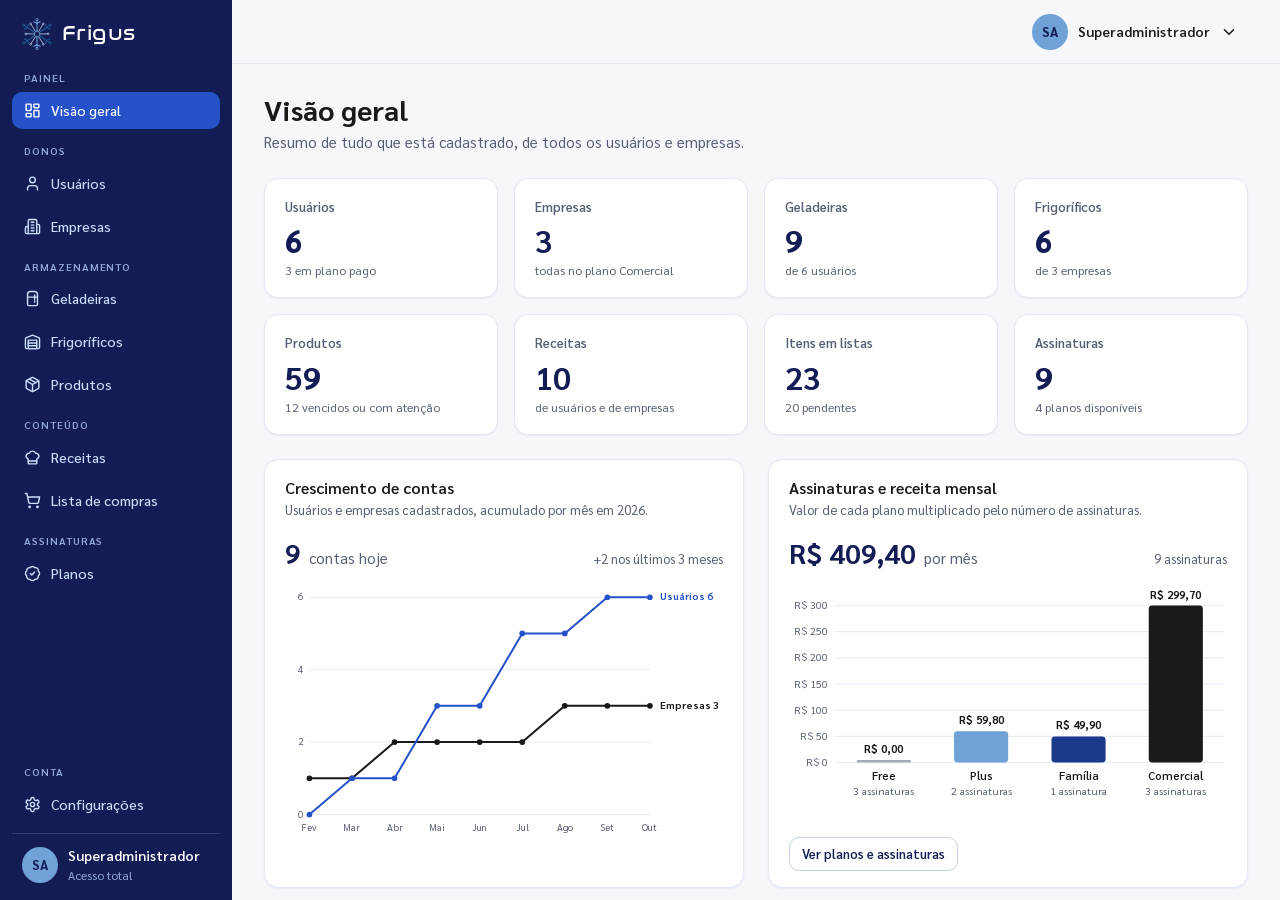
<file: index.html>
<!DOCTYPE html>
<html lang="pt-BR">
<head>
<meta charset="UTF-8">
<meta name="viewport" content="width=device-width, initial-scale=1">
<title>Frigus Admin</title>
<meta http-equiv="refresh" content="0; url=pages/visao-geral.html">
<link rel="icon" href="img/logo-flake.png" type="image/png">
</head>
<body style="font-family:system-ui,sans-serif;padding:32px">
<p>Abrindo o painel… <a href="pages/visao-geral.html">Clique aqui se não abrir.</a></p>
<script>location.replace('pages/visao-geral.html');</script>
</body>
</html>
</file>
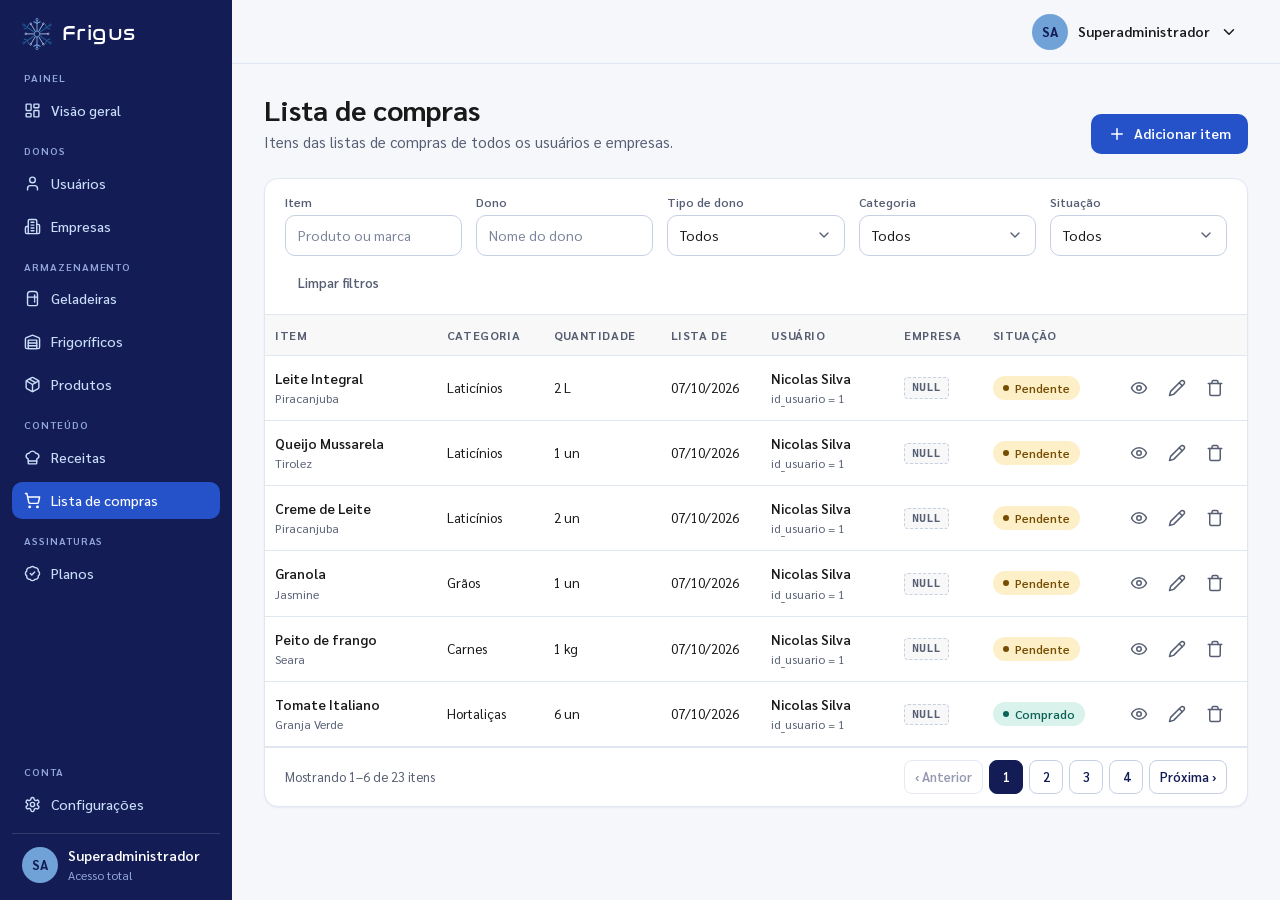
<file: pages/compras.html>
<!DOCTYPE html>
<html lang="pt-BR">
<head>
  <meta charset="UTF-8">
  <meta name="viewport" content="width=device-width, initial-scale=1">
  <title>Lista de compras — Frigus Admin</title>
  <link rel="icon" href="../img/logo-flake.png" type="image/png">
  <link rel="stylesheet" href="../css/global.css">
  <link rel="stylesheet" href="../css/components.css">
  <link rel="stylesheet" href="../css/armazenamento.css">
  <link rel="stylesheet" href="../css/produtos.css">
  <link rel="stylesheet" href="../css/receitas.css">
  <link rel="stylesheet" href="../css/dashboard.css">
  <link rel="stylesheet" href="../css/v3.css">
  <link rel="stylesheet" href="../css/admin.css">
</head>
<body class="app-body theme-admin">
<div class="app">
  <aside class="sidebar" aria-label="Navegação principal">
    <a class="sidebar-brand" href="visao-geral.html" aria-label="Frigus — visão geral"><svg class="logo-flake" aria-hidden="true" width="36" height="39" viewBox="0 0 356 382" fill="none" xmlns="http://www.w3.org/2000/svg"><path d="M138.0 190.4L54.0 189.1" stroke="#C9DEF9" stroke-width="9" stroke-linecap="round"/><circle cx="44.0" cy="189.0" r="10" stroke="#C9DEF9" stroke-width="8"/><path d="M218.0 190.4L302.0 189.1" stroke="#C9DEF9" stroke-width="9" stroke-linecap="round"/><circle cx="312.0" cy="189.0" r="10" stroke="#C9DEF9" stroke-width="8"/><path d="M157.0 157.0L107.3 76.5" stroke="#C9DEF9" stroke-width="9" stroke-linecap="round"/><circle cx="102.0" cy="68.0" r="10" stroke="#C9DEF9" stroke-width="8"/><path d="M199.0 157.0L248.7 76.5" stroke="#C9DEF9" stroke-width="9" stroke-linecap="round"/><circle cx="254.0" cy="68.0" r="10" stroke="#C9DEF9" stroke-width="8"/><path d="M157.0 225.0L107.3 305.5" stroke="#C9DEF9" stroke-width="9" stroke-linecap="round"/><circle cx="102.0" cy="314.0" r="10" stroke="#C9DEF9" stroke-width="8"/><path d="M199.0 225.0L248.7 305.5" stroke="#C9DEF9" stroke-width="9" stroke-linecap="round"/><circle cx="254.0" cy="314.0" r="10" stroke="#C9DEF9" stroke-width="8"/><path d="M146.5 169.7L30.8 91.3" stroke="#1F5F97" stroke-width="12" stroke-linecap="round"/><circle cx="20.0" cy="84.0" r="13" stroke="#1F5F97" stroke-width="10"/><path d="M65.0 114.5L76.0 76.0" stroke="#1F5F97" stroke-width="12" stroke-linecap="round"/><path d="M65.0 114.5L24.0 132.0" stroke="#1F5F97" stroke-width="12" stroke-linecap="round"/><path d="M209.5 169.7L325.2 91.3" stroke="#1F5F97" stroke-width="12" stroke-linecap="round"/><circle cx="336.0" cy="84.0" r="13" stroke="#1F5F97" stroke-width="10"/><path d="M291.0 114.5L280.0 76.0" stroke="#1F5F97" stroke-width="12" stroke-linecap="round"/><path d="M291.0 114.5L332.0 132.0" stroke="#1F5F97" stroke-width="12" stroke-linecap="round"/><path d="M146.5 212.3L30.8 290.7" stroke="#1F5F97" stroke-width="12" stroke-linecap="round"/><circle cx="20.0" cy="298.0" r="13" stroke="#1F5F97" stroke-width="10"/><path d="M65.0 267.5L76.0 306.0" stroke="#1F5F97" stroke-width="12" stroke-linecap="round"/><path d="M65.0 267.5L24.0 250.0" stroke="#1F5F97" stroke-width="12" stroke-linecap="round"/><path d="M209.5 212.3L325.2 290.7" stroke="#1F5F97" stroke-width="12" stroke-linecap="round"/><circle cx="336.0" cy="298.0" r="13" stroke="#1F5F97" stroke-width="10"/><path d="M291.0 267.5L280.0 306.0" stroke="#1F5F97" stroke-width="12" stroke-linecap="round"/><path d="M291.0 267.5L332.0 250.0" stroke="#1F5F97" stroke-width="12" stroke-linecap="round"/><path d="M178.0 153.0L178.0 31.0" stroke="#70A2D7" stroke-width="12" stroke-linecap="round"/><circle cx="178.0" cy="18.0" r="13" stroke="#70A2D7" stroke-width="10"/><path d="M178.0 62.0L140.0 44.0" stroke="#70A2D7" stroke-width="12" stroke-linecap="round"/><path d="M178.0 62.0L216.0 44.0" stroke="#70A2D7" stroke-width="12" stroke-linecap="round"/><path d="M178.0 229.0L178.0 351.0" stroke="#70A2D7" stroke-width="12" stroke-linecap="round"/><circle cx="178.0" cy="364.0" r="13" stroke="#70A2D7" stroke-width="10"/><path d="M178.0 320.0L140.0 338.0" stroke="#70A2D7" stroke-width="12" stroke-linecap="round"/><path d="M178.0 320.0L216.0 338.0" stroke="#70A2D7" stroke-width="12" stroke-linecap="round"/><path d="M178.0 155.0 L209.2 173.0 L209.2 209.0 L178.0 227.0 L146.8 209.0 L146.8 173.0 Z" stroke="#70A2D7" stroke-width="10" stroke-linejoin="round"/></svg><span>Frigus</span></a>
    <p class="nav-label">Painel</p><nav class="nav" aria-label="Painel"><a href="visao-geral.html" title="Visão geral"><svg class="icon " aria-hidden="true" viewBox="0 0 24 24" data-icon="i-layout"><rect width="7" height="9" x="3" y="3" rx="1"/><rect width="7" height="5" x="14" y="3" rx="1"/><rect width="7" height="9" x="14" y="12" rx="1"/><rect width="7" height="5" x="3" y="16" rx="1"/></svg><span>Visão geral</span></a></nav><p class="nav-label">Donos</p><nav class="nav" aria-label="Donos"><a href="usuarios.html" title="Usuários"><svg class="icon " aria-hidden="true" viewBox="0 0 24 24" data-icon="i-user"><path d="M19 21v-2a4 4 0 0 0-4-4H9a4 4 0 0 0-4 4v2"/><circle cx="12" cy="7" r="4"/></svg><span>Usuários</span></a><a href="empresas.html" title="Empresas"><svg class="icon " aria-hidden="true" viewBox="0 0 24 24" data-icon="i-building"><path d="M6 22V4a2 2 0 0 1 2-2h8a2 2 0 0 1 2 2v18Z"/><path d="M6 12H4a2 2 0 0 0-2 2v6a2 2 0 0 0 2 2h2"/><path d="M18 9h2a2 2 0 0 1 2 2v9a2 2 0 0 1-2 2h-2"/><path d="M10 6h4"/><path d="M10 10h4"/><path d="M10 14h4"/><path d="M10 18h4"/></svg><span>Empresas</span></a></nav><p class="nav-label">Armazenamento</p><nav class="nav" aria-label="Armazenamento"><a href="geladeiras.html" title="Geladeiras"><svg class="icon " aria-hidden="true" viewBox="0 0 24 24" data-icon="i-fridge"><path d="M5 6a4 4 0 0 1 4-4h6a4 4 0 0 1 4 4v14a2 2 0 0 1-2 2H7a2 2 0 0 1-2-2Z"/><path d="M5 10h14"/><path d="M15 7v6"/><path d="M15 15v2"/></svg><span>Geladeiras</span></a><a href="frigorificos.html" title="Frigoríficos"><svg class="icon " aria-hidden="true" viewBox="0 0 24 24" data-icon="i-warehouse"><path d="M22 8.35V20a2 2 0 0 1-2 2H4a2 2 0 0 1-2-2V8.35A2 2 0 0 1 3.26 6.5l8-3.2a2 2 0 0 1 1.48 0l8 3.2A2 2 0 0 1 22 8.35Z"/><path d="M6 18h12"/><path d="M6 14h12"/><rect width="12" height="12" x="6" y="10"/></svg><span>Frigoríficos</span></a><a href="produtos.html" title="Produtos"><svg class="icon " aria-hidden="true" viewBox="0 0 24 24" data-icon="i-package"><path d="m7.5 4.27 9 5.15"/><path d="M21 8a2 2 0 0 0-1-1.73l-7-4a2 2 0 0 0-2 0l-7 4A2 2 0 0 0 3 8v8a2 2 0 0 0 1 1.73l7 4a2 2 0 0 0 2 0l7-4A2 2 0 0 0 21 16Z"/><path d="m3.3 7 8.7 5 8.7-5"/><path d="M12 22V12"/></svg><span>Produtos</span></a></nav><p class="nav-label">Conteúdo</p><nav class="nav" aria-label="Conteúdo"><a href="receitas.html" title="Receitas"><svg class="icon " aria-hidden="true" viewBox="0 0 24 24" data-icon="i-chef"><path d="M17 21a1 1 0 0 0 1-1v-5.35c0-.457.316-.844.727-1.041a4 4 0 0 0-2.134-7.589 5 5 0 0 0-9.186 0 4 4 0 0 0-2.134 7.588c.411.198.727.585.727 1.041V20a1 1 0 0 0 1 1Z"/><path d="M6 17h12"/></svg><span>Receitas</span></a><a href="compras.html" aria-current="page" title="Lista de compras"><svg class="icon " aria-hidden="true" viewBox="0 0 24 24" data-icon="i-cart"><circle cx="8" cy="21" r="1"/><circle cx="19" cy="21" r="1"/><path d="M2.05 2.05h2l2.66 12.42a2 2 0 0 0 2 1.58h9.78a2 2 0 0 0 1.95-1.57l1.65-7.43H5.12"/></svg><span>Lista de compras</span></a></nav><p class="nav-label">Assinaturas</p><nav class="nav" aria-label="Assinaturas"><a href="planos.html" title="Planos"><svg class="icon " aria-hidden="true" viewBox="0 0 24 24" data-icon="i-card"><path d="M3.85 8.62a4 4 0 0 1 4.78-4.77 4 4 0 0 1 6.74 0 4 4 0 0 1 4.78 4.78 4 4 0 0 1 0 6.74 4 4 0 0 1-4.77 4.78 4 4 0 0 1-6.75 0 4 4 0 0 1-4.78-4.77 4 4 0 0 1 0-6.76Z"/><path d="m9 12 2 2 4-4"/></svg><span>Planos</span></a></nav>
    <div class="sidebar-spacer"></div>
    <p class="nav-label">Conta</p><nav class="nav" aria-label="Conta"><a href="configuracoes.html" title="Configurações"><svg class="icon " aria-hidden="true" viewBox="0 0 24 24" data-icon="i-settings"><path d="M12.22 2h-.44a2 2 0 0 0-2 2v.18a2 2 0 0 1-1 1.73l-.43.25a2 2 0 0 1-2 0l-.15-.08a2 2 0 0 0-2.73.73l-.22.38a2 2 0 0 0 .73 2.73l.15.1a2 2 0 0 1 1 1.72v.51a2 2 0 0 1-1 1.74l-.15.09a2 2 0 0 0-.73 2.73l.22.38a2 2 0 0 0 2.73.73l.15-.08a2 2 0 0 1 2 0l.43.25a2 2 0 0 1 1 1.73V20a2 2 0 0 0 2 2h.44a2 2 0 0 0 2-2v-.18a2 2 0 0 1 1-1.73l.43-.25a2 2 0 0 1 2 0l.15.08a2 2 0 0 0 2.73-.73l.22-.39a2 2 0 0 0-.73-2.73l-.15-.08a2 2 0 0 1-1-1.74v-.5a2 2 0 0 1 1-1.74l.15-.09a2 2 0 0 0 .73-2.73l-.22-.38a2 2 0 0 0-2.73-.73l-.15.08a2 2 0 0 1-2 0l-.43-.25a2 2 0 0 1-1-1.73V4a2 2 0 0 0-2-2z"/><circle cx="12" cy="12" r="3"/></svg><span>Configurações</span></a></nav>
    <div class="sidebar-user"><span class="avatar" aria-hidden="true">SA</span><div class="meta"><strong>Superadministrador</strong><small>Acesso total</small></div></div>
  </aside>
  <div class="main">
    <header class="topbar">
      <div class="topbar-actions">
        <div class="menu"><button class="account-btn" type="button" data-menu-toggle aria-expanded="false" aria-label="Menu da conta"><span class="avatar" aria-hidden="true">SA</span><span class="name">Superadministrador</span><svg class="icon " aria-hidden="true" viewBox="0 0 24 24" data-icon="i-down"><path d="m6 9 6 6 6-6"/></svg></button>
          <div class="menu-list"><a class="menu-item" href="configuracoes.html"><svg class="icon " aria-hidden="true" viewBox="0 0 24 24" data-icon="i-settings"><path d="M12.22 2h-.44a2 2 0 0 0-2 2v.18a2 2 0 0 1-1 1.73l-.43.25a2 2 0 0 1-2 0l-.15-.08a2 2 0 0 0-2.73.73l-.22.38a2 2 0 0 0 .73 2.73l.15.1a2 2 0 0 1 1 1.72v.51a2 2 0 0 1-1 1.74l-.15.09a2 2 0 0 0-.73 2.73l.22.38a2 2 0 0 0 2.73.73l.15-.08a2 2 0 0 1 2 0l.43.25a2 2 0 0 1 1 1.73V20a2 2 0 0 0 2 2h.44a2 2 0 0 0 2-2v-.18a2 2 0 0 1 1-1.73l.43-.25a2 2 0 0 1 2 0l.15.08a2 2 0 0 0 2.73-.73l.22-.39a2 2 0 0 0-.73-2.73l-.15-.08a2 2 0 0 1-1-1.74v-.5a2 2 0 0 1 1-1.74l.15-.09a2 2 0 0 0 .73-2.73l-.22-.38a2 2 0 0 0-2.73-.73l-.15.08a2 2 0 0 1-2 0l-.43-.25a2 2 0 0 1-1-1.73V4a2 2 0 0 0-2-2z"/><circle cx="12" cy="12" r="3"/></svg> Configurações</a><div class="menu-sep"></div><a class="menu-item" href="../index.html"><svg class="icon " aria-hidden="true" viewBox="0 0 24 24" data-icon="i-logout"><path d="M9 21H5a2 2 0 0 1-2-2V5a2 2 0 0 1 2-2h4"/><path d="m16 17 5-5-5-5"/><path d="M21 12H9"/></svg> Sair</a></div></div>
      </div>
    </header>
    <main class="content" id="conteudo">
      <div class="page-header">
        <div><h1>Lista de compras</h1><p>Itens das listas de compras de todos os usuários e empresas.</p></div>
        <div class="header-actions"><button class="btn btn-primary" type="button" data-open="modal-item" data-mode="create"><svg class="icon " aria-hidden="true" viewBox="0 0 24 24" data-icon="i-plus"><path d="M5 12h14"/><path d="M12 5v14"/></svg> Adicionar item</button></div>
      </div>
      <section class="card table-card admin-table" data-admin-table data-noun="itens">
        <div class="filters" role="search"><div class="fld"><label for="f-item">Item</label><input class="input" id="f-item" type="search" data-f="item" placeholder="Produto ou marca" autocomplete="off"></div><div class="fld"><label for="f-dono">Dono</label><input class="input" id="f-dono" type="search" data-f="dono" placeholder="Nome do dono" autocomplete="off"></div><div class="fld"><label for="f-tipo">Tipo de dono</label><select class="select" id="f-tipo" data-f="tipo"><option value="">Todos</option><option value="usuario">Usuário</option><option value="empresa">Empresa</option></select></div><div class="fld"><label for="f-cat">Categoria</label><select class="select" id="f-cat" data-f="cat"><option value="">Todos</option><option value="Carnes">Carnes</option><option value="Embutidos">Embutidos</option><option value="Frutas">Frutas</option><option value="Grãos">Grãos</option><option value="Hortaliças">Hortaliças</option><option value="Laticínios">Laticínios</option><option value="Pescados">Pescados</option><option value="Temperos">Temperos</option></select></div><div class="fld"><label for="f-situacao">Situação</label><select class="select" id="f-situacao" data-f="situacao"><option value="">Todos</option><option value="pendente">Pendente</option><option value="feito">Comprado</option></select></div><div class="fld fld-clear"><button class="btn btn-ghost btn-sm" type="button" data-admin-clear>Limpar filtros</button></div></div>
        <div class="table-wrap has-data">
          <table class="table products-table">
            <caption class="sr-only">Itens das listas de compras de todos os donos</caption>
            <thead><tr><th scope="col">Item</th><th scope="col">Categoria</th><th scope="col">Quantidade</th><th scope="col">Lista de</th><th scope="col">Usuário</th><th scope="col">Empresa</th><th scope="col">Situação</th><th scope="col"><span class="sr-only">Ações</span></th></tr></thead>
            <tbody>
            <tr data-row data-item="leite integral piracanjuba" data-dono="nicolas silva" data-tipo="usuario" data-situacao="pendente" data-cat="Laticínios"><td class="col-name"><div class="cell-main">Leite Integral</div><div class="cell-sub">Piracanjuba</div></td><td>Laticínios</td><td class="qty">2 L</td><td>07/10/2026</td><td><div class="cell-main">Nicolas Silva</div><div class="cell-sub">id_usuario = 1</div></td><td><span class="null">NULL</span></td><td><span class="badge badge-warning">Pendente</span></td><td><div class="actions"><button class="btn-icon" type="button" title="Visualizar" aria-label="Visualizar Leite Integral" data-open="modal-item" data-mode="view" data-fill="{&quot;produto&quot;: &quot;Leite Integral&quot;, &quot;marca&quot;: &quot;Piracanjuba&quot;, &quot;quantidade&quot;: &quot;2&quot;, &quot;unidade&quot;: &quot;L&quot;, &quot;lista&quot;: &quot;07/10/2026&quot;, &quot;idUsuario&quot;: 1}"><svg class="icon " aria-hidden="true" viewBox="0 0 24 24" data-icon="i-eye"><path d="M2 12s3-7 10-7 10 7 10 7-3 7-10 7-10-7-10-7Z"/><circle cx="12" cy="12" r="3"/></svg></button><button class="btn-icon" type="button" title="Editar" aria-label="Editar Leite Integral" data-open="modal-item" data-mode="edit" data-fill="{&quot;produto&quot;: &quot;Leite Integral&quot;, &quot;marca&quot;: &quot;Piracanjuba&quot;, &quot;quantidade&quot;: &quot;2&quot;, &quot;unidade&quot;: &quot;L&quot;, &quot;lista&quot;: &quot;07/10/2026&quot;, &quot;idUsuario&quot;: 1}"><svg class="icon " aria-hidden="true" viewBox="0 0 24 24" data-icon="i-edit"><path d="M17 3a2.85 2.83 0 1 1 4 4L7.5 20.5 2 22l1.5-5.5Z"/><path d="m15 5 4 4"/></svg></button><button class="btn-icon danger" type="button" title="Excluir" aria-label="Excluir Leite Integral" data-open="modal-delete" data-mode="delete" data-nome="Leite Integral"><svg class="icon " aria-hidden="true" viewBox="0 0 24 24" data-icon="i-trash"><path d="M3 6h18"/><path d="M19 6v14c0 1-1 2-2 2H7c-1 0-2-1-2-2V6"/><path d="M8 6V4c0-1 1-2 2-2h4c1 0 2 1 2 2v2"/></svg></button></div></td></tr>
            <tr data-row data-item="queijo mussarela tirolez" data-dono="nicolas silva" data-tipo="usuario" data-situacao="pendente" data-cat="Laticínios"><td class="col-name"><div class="cell-main">Queijo Mussarela</div><div class="cell-sub">Tirolez</div></td><td>Laticínios</td><td class="qty">1 un</td><td>07/10/2026</td><td><div class="cell-main">Nicolas Silva</div><div class="cell-sub">id_usuario = 1</div></td><td><span class="null">NULL</span></td><td><span class="badge badge-warning">Pendente</span></td><td><div class="actions"><button class="btn-icon" type="button" title="Visualizar" aria-label="Visualizar Queijo Mussarela" data-open="modal-item" data-mode="view" data-fill="{&quot;produto&quot;: &quot;Queijo Mussarela&quot;, &quot;marca&quot;: &quot;Tirolez&quot;, &quot;quantidade&quot;: &quot;1&quot;, &quot;unidade&quot;: &quot;un&quot;, &quot;lista&quot;: &quot;07/10/2026&quot;, &quot;idUsuario&quot;: 1}"><svg class="icon " aria-hidden="true" viewBox="0 0 24 24" data-icon="i-eye"><path d="M2 12s3-7 10-7 10 7 10 7-3 7-10 7-10-7-10-7Z"/><circle cx="12" cy="12" r="3"/></svg></button><button class="btn-icon" type="button" title="Editar" aria-label="Editar Queijo Mussarela" data-open="modal-item" data-mode="edit" data-fill="{&quot;produto&quot;: &quot;Queijo Mussarela&quot;, &quot;marca&quot;: &quot;Tirolez&quot;, &quot;quantidade&quot;: &quot;1&quot;, &quot;unidade&quot;: &quot;un&quot;, &quot;lista&quot;: &quot;07/10/2026&quot;, &quot;idUsuario&quot;: 1}"><svg class="icon " aria-hidden="true" viewBox="0 0 24 24" data-icon="i-edit"><path d="M17 3a2.85 2.83 0 1 1 4 4L7.5 20.5 2 22l1.5-5.5Z"/><path d="m15 5 4 4"/></svg></button><button class="btn-icon danger" type="button" title="Excluir" aria-label="Excluir Queijo Mussarela" data-open="modal-delete" data-mode="delete" data-nome="Queijo Mussarela"><svg class="icon " aria-hidden="true" viewBox="0 0 24 24" data-icon="i-trash"><path d="M3 6h18"/><path d="M19 6v14c0 1-1 2-2 2H7c-1 0-2-1-2-2V6"/><path d="M8 6V4c0-1 1-2 2-2h4c1 0 2 1 2 2v2"/></svg></button></div></td></tr>
            <tr data-row data-item="creme de leite piracanjuba" data-dono="nicolas silva" data-tipo="usuario" data-situacao="pendente" data-cat="Laticínios"><td class="col-name"><div class="cell-main">Creme de Leite</div><div class="cell-sub">Piracanjuba</div></td><td>Laticínios</td><td class="qty">2 un</td><td>07/10/2026</td><td><div class="cell-main">Nicolas Silva</div><div class="cell-sub">id_usuario = 1</div></td><td><span class="null">NULL</span></td><td><span class="badge badge-warning">Pendente</span></td><td><div class="actions"><button class="btn-icon" type="button" title="Visualizar" aria-label="Visualizar Creme de Leite" data-open="modal-item" data-mode="view" data-fill="{&quot;produto&quot;: &quot;Creme de Leite&quot;, &quot;marca&quot;: &quot;Piracanjuba&quot;, &quot;quantidade&quot;: &quot;2&quot;, &quot;unidade&quot;: &quot;un&quot;, &quot;lista&quot;: &quot;07/10/2026&quot;, &quot;idUsuario&quot;: 1}"><svg class="icon " aria-hidden="true" viewBox="0 0 24 24" data-icon="i-eye"><path d="M2 12s3-7 10-7 10 7 10 7-3 7-10 7-10-7-10-7Z"/><circle cx="12" cy="12" r="3"/></svg></button><button class="btn-icon" type="button" title="Editar" aria-label="Editar Creme de Leite" data-open="modal-item" data-mode="edit" data-fill="{&quot;produto&quot;: &quot;Creme de Leite&quot;, &quot;marca&quot;: &quot;Piracanjuba&quot;, &quot;quantidade&quot;: &quot;2&quot;, &quot;unidade&quot;: &quot;un&quot;, &quot;lista&quot;: &quot;07/10/2026&quot;, &quot;idUsuario&quot;: 1}"><svg class="icon " aria-hidden="true" viewBox="0 0 24 24" data-icon="i-edit"><path d="M17 3a2.85 2.83 0 1 1 4 4L7.5 20.5 2 22l1.5-5.5Z"/><path d="m15 5 4 4"/></svg></button><button class="btn-icon danger" type="button" title="Excluir" aria-label="Excluir Creme de Leite" data-open="modal-delete" data-mode="delete" data-nome="Creme de Leite"><svg class="icon " aria-hidden="true" viewBox="0 0 24 24" data-icon="i-trash"><path d="M3 6h18"/><path d="M19 6v14c0 1-1 2-2 2H7c-1 0-2-1-2-2V6"/><path d="M8 6V4c0-1 1-2 2-2h4c1 0 2 1 2 2v2"/></svg></button></div></td></tr>
            <tr data-row data-item="granola jasmine" data-dono="nicolas silva" data-tipo="usuario" data-situacao="pendente" data-cat="Grãos"><td class="col-name"><div class="cell-main">Granola</div><div class="cell-sub">Jasmine</div></td><td>Grãos</td><td class="qty">1 un</td><td>07/10/2026</td><td><div class="cell-main">Nicolas Silva</div><div class="cell-sub">id_usuario = 1</div></td><td><span class="null">NULL</span></td><td><span class="badge badge-warning">Pendente</span></td><td><div class="actions"><button class="btn-icon" type="button" title="Visualizar" aria-label="Visualizar Granola" data-open="modal-item" data-mode="view" data-fill="{&quot;produto&quot;: &quot;Granola&quot;, &quot;marca&quot;: &quot;Jasmine&quot;, &quot;quantidade&quot;: &quot;1&quot;, &quot;unidade&quot;: &quot;un&quot;, &quot;lista&quot;: &quot;07/10/2026&quot;, &quot;idUsuario&quot;: 1}"><svg class="icon " aria-hidden="true" viewBox="0 0 24 24" data-icon="i-eye"><path d="M2 12s3-7 10-7 10 7 10 7-3 7-10 7-10-7-10-7Z"/><circle cx="12" cy="12" r="3"/></svg></button><button class="btn-icon" type="button" title="Editar" aria-label="Editar Granola" data-open="modal-item" data-mode="edit" data-fill="{&quot;produto&quot;: &quot;Granola&quot;, &quot;marca&quot;: &quot;Jasmine&quot;, &quot;quantidade&quot;: &quot;1&quot;, &quot;unidade&quot;: &quot;un&quot;, &quot;lista&quot;: &quot;07/10/2026&quot;, &quot;idUsuario&quot;: 1}"><svg class="icon " aria-hidden="true" viewBox="0 0 24 24" data-icon="i-edit"><path d="M17 3a2.85 2.83 0 1 1 4 4L7.5 20.5 2 22l1.5-5.5Z"/><path d="m15 5 4 4"/></svg></button><button class="btn-icon danger" type="button" title="Excluir" aria-label="Excluir Granola" data-open="modal-delete" data-mode="delete" data-nome="Granola"><svg class="icon " aria-hidden="true" viewBox="0 0 24 24" data-icon="i-trash"><path d="M3 6h18"/><path d="M19 6v14c0 1-1 2-2 2H7c-1 0-2-1-2-2V6"/><path d="M8 6V4c0-1 1-2 2-2h4c1 0 2 1 2 2v2"/></svg></button></div></td></tr>
            <tr data-row data-item="peito de frango seara" data-dono="nicolas silva" data-tipo="usuario" data-situacao="pendente" data-cat="Carnes"><td class="col-name"><div class="cell-main">Peito de frango</div><div class="cell-sub">Seara</div></td><td>Carnes</td><td class="qty">1 kg</td><td>07/10/2026</td><td><div class="cell-main">Nicolas Silva</div><div class="cell-sub">id_usuario = 1</div></td><td><span class="null">NULL</span></td><td><span class="badge badge-warning">Pendente</span></td><td><div class="actions"><button class="btn-icon" type="button" title="Visualizar" aria-label="Visualizar Peito de frango" data-open="modal-item" data-mode="view" data-fill="{&quot;produto&quot;: &quot;Peito de frango&quot;, &quot;marca&quot;: &quot;Seara&quot;, &quot;quantidade&quot;: &quot;1&quot;, &quot;unidade&quot;: &quot;kg&quot;, &quot;lista&quot;: &quot;07/10/2026&quot;, &quot;idUsuario&quot;: 1}"><svg class="icon " aria-hidden="true" viewBox="0 0 24 24" data-icon="i-eye"><path d="M2 12s3-7 10-7 10 7 10 7-3 7-10 7-10-7-10-7Z"/><circle cx="12" cy="12" r="3"/></svg></button><button class="btn-icon" type="button" title="Editar" aria-label="Editar Peito de frango" data-open="modal-item" data-mode="edit" data-fill="{&quot;produto&quot;: &quot;Peito de frango&quot;, &quot;marca&quot;: &quot;Seara&quot;, &quot;quantidade&quot;: &quot;1&quot;, &quot;unidade&quot;: &quot;kg&quot;, &quot;lista&quot;: &quot;07/10/2026&quot;, &quot;idUsuario&quot;: 1}"><svg class="icon " aria-hidden="true" viewBox="0 0 24 24" data-icon="i-edit"><path d="M17 3a2.85 2.83 0 1 1 4 4L7.5 20.5 2 22l1.5-5.5Z"/><path d="m15 5 4 4"/></svg></button><button class="btn-icon danger" type="button" title="Excluir" aria-label="Excluir Peito de frango" data-open="modal-delete" data-mode="delete" data-nome="Peito de frango"><svg class="icon " aria-hidden="true" viewBox="0 0 24 24" data-icon="i-trash"><path d="M3 6h18"/><path d="M19 6v14c0 1-1 2-2 2H7c-1 0-2-1-2-2V6"/><path d="M8 6V4c0-1 1-2 2-2h4c1 0 2 1 2 2v2"/></svg></button></div></td></tr>
            <tr data-row data-item="tomate italiano granja verde" data-dono="nicolas silva" data-tipo="usuario" data-situacao="feito" data-cat="Hortaliças"><td class="col-name"><div class="cell-main">Tomate Italiano</div><div class="cell-sub">Granja Verde</div></td><td>Hortaliças</td><td class="qty">6 un</td><td>07/10/2026</td><td><div class="cell-main">Nicolas Silva</div><div class="cell-sub">id_usuario = 1</div></td><td><span class="null">NULL</span></td><td><span class="badge badge-success">Comprado</span></td><td><div class="actions"><button class="btn-icon" type="button" title="Visualizar" aria-label="Visualizar Tomate Italiano" data-open="modal-item" data-mode="view" data-fill="{&quot;produto&quot;: &quot;Tomate Italiano&quot;, &quot;marca&quot;: &quot;Granja Verde&quot;, &quot;quantidade&quot;: &quot;6&quot;, &quot;unidade&quot;: &quot;un&quot;, &quot;lista&quot;: &quot;07/10/2026&quot;, &quot;idUsuario&quot;: 1}"><svg class="icon " aria-hidden="true" viewBox="0 0 24 24" data-icon="i-eye"><path d="M2 12s3-7 10-7 10 7 10 7-3 7-10 7-10-7-10-7Z"/><circle cx="12" cy="12" r="3"/></svg></button><button class="btn-icon" type="button" title="Editar" aria-label="Editar Tomate Italiano" data-open="modal-item" data-mode="edit" data-fill="{&quot;produto&quot;: &quot;Tomate Italiano&quot;, &quot;marca&quot;: &quot;Granja Verde&quot;, &quot;quantidade&quot;: &quot;6&quot;, &quot;unidade&quot;: &quot;un&quot;, &quot;lista&quot;: &quot;07/10/2026&quot;, &quot;idUsuario&quot;: 1}"><svg class="icon " aria-hidden="true" viewBox="0 0 24 24" data-icon="i-edit"><path d="M17 3a2.85 2.83 0 1 1 4 4L7.5 20.5 2 22l1.5-5.5Z"/><path d="m15 5 4 4"/></svg></button><button class="btn-icon danger" type="button" title="Excluir" aria-label="Excluir Tomate Italiano" data-open="modal-delete" data-mode="delete" data-nome="Tomate Italiano"><svg class="icon " aria-hidden="true" viewBox="0 0 24 24" data-icon="i-trash"><path d="M3 6h18"/><path d="M19 6v14c0 1-1 2-2 2H7c-1 0-2-1-2-2V6"/><path d="M8 6V4c0-1 1-2 2-2h4c1 0 2 1 2 2v2"/></svg></button></div></td></tr>
            <tr data-row data-item="alface crespa granja verde" data-dono="nicolas silva" data-tipo="usuario" data-situacao="pendente" data-cat="Hortaliças"><td class="col-name"><div class="cell-main">Alface Crespa</div><div class="cell-sub">Granja Verde</div></td><td>Hortaliças</td><td class="qty">2 un</td><td>07/10/2026</td><td><div class="cell-main">Nicolas Silva</div><div class="cell-sub">id_usuario = 1</div></td><td><span class="null">NULL</span></td><td><span class="badge badge-warning">Pendente</span></td><td><div class="actions"><button class="btn-icon" type="button" title="Visualizar" aria-label="Visualizar Alface Crespa" data-open="modal-item" data-mode="view" data-fill="{&quot;produto&quot;: &quot;Alface Crespa&quot;, &quot;marca&quot;: &quot;Granja Verde&quot;, &quot;quantidade&quot;: &quot;2&quot;, &quot;unidade&quot;: &quot;un&quot;, &quot;lista&quot;: &quot;07/10/2026&quot;, &quot;idUsuario&quot;: 1}"><svg class="icon " aria-hidden="true" viewBox="0 0 24 24" data-icon="i-eye"><path d="M2 12s3-7 10-7 10 7 10 7-3 7-10 7-10-7-10-7Z"/><circle cx="12" cy="12" r="3"/></svg></button><button class="btn-icon" type="button" title="Editar" aria-label="Editar Alface Crespa" data-open="modal-item" data-mode="edit" data-fill="{&quot;produto&quot;: &quot;Alface Crespa&quot;, &quot;marca&quot;: &quot;Granja Verde&quot;, &quot;quantidade&quot;: &quot;2&quot;, &quot;unidade&quot;: &quot;un&quot;, &quot;lista&quot;: &quot;07/10/2026&quot;, &quot;idUsuario&quot;: 1}"><svg class="icon " aria-hidden="true" viewBox="0 0 24 24" data-icon="i-edit"><path d="M17 3a2.85 2.83 0 1 1 4 4L7.5 20.5 2 22l1.5-5.5Z"/><path d="m15 5 4 4"/></svg></button><button class="btn-icon danger" type="button" title="Excluir" aria-label="Excluir Alface Crespa" data-open="modal-delete" data-mode="delete" data-nome="Alface Crespa"><svg class="icon " aria-hidden="true" viewBox="0 0 24 24" data-icon="i-trash"><path d="M3 6h18"/><path d="M19 6v14c0 1-1 2-2 2H7c-1 0-2-1-2-2V6"/><path d="M8 6V4c0-1 1-2 2-2h4c1 0 2 1 2 2v2"/></svg></button></div></td></tr>
            <tr data-row data-item="brócolis granja verde" data-dono="nicolas silva" data-tipo="usuario" data-situacao="pendente" data-cat="Hortaliças"><td class="col-name"><div class="cell-main">Brócolis</div><div class="cell-sub">Granja Verde</div></td><td>Hortaliças</td><td class="qty">1 un</td><td>07/10/2026</td><td><div class="cell-main">Nicolas Silva</div><div class="cell-sub">id_usuario = 1</div></td><td><span class="null">NULL</span></td><td><span class="badge badge-warning">Pendente</span></td><td><div class="actions"><button class="btn-icon" type="button" title="Visualizar" aria-label="Visualizar Brócolis" data-open="modal-item" data-mode="view" data-fill="{&quot;produto&quot;: &quot;Brócolis&quot;, &quot;marca&quot;: &quot;Granja Verde&quot;, &quot;quantidade&quot;: &quot;1&quot;, &quot;unidade&quot;: &quot;un&quot;, &quot;lista&quot;: &quot;07/10/2026&quot;, &quot;idUsuario&quot;: 1}"><svg class="icon " aria-hidden="true" viewBox="0 0 24 24" data-icon="i-eye"><path d="M2 12s3-7 10-7 10 7 10 7-3 7-10 7-10-7-10-7Z"/><circle cx="12" cy="12" r="3"/></svg></button><button class="btn-icon" type="button" title="Editar" aria-label="Editar Brócolis" data-open="modal-item" data-mode="edit" data-fill="{&quot;produto&quot;: &quot;Brócolis&quot;, &quot;marca&quot;: &quot;Granja Verde&quot;, &quot;quantidade&quot;: &quot;1&quot;, &quot;unidade&quot;: &quot;un&quot;, &quot;lista&quot;: &quot;07/10/2026&quot;, &quot;idUsuario&quot;: 1}"><svg class="icon " aria-hidden="true" viewBox="0 0 24 24" data-icon="i-edit"><path d="M17 3a2.85 2.83 0 1 1 4 4L7.5 20.5 2 22l1.5-5.5Z"/><path d="m15 5 4 4"/></svg></button><button class="btn-icon danger" type="button" title="Excluir" aria-label="Excluir Brócolis" data-open="modal-delete" data-mode="delete" data-nome="Brócolis"><svg class="icon " aria-hidden="true" viewBox="0 0 24 24" data-icon="i-trash"><path d="M3 6h18"/><path d="M19 6v14c0 1-1 2-2 2H7c-1 0-2-1-2-2V6"/><path d="M8 6V4c0-1 1-2 2-2h4c1 0 2 1 2 2v2"/></svg></button></div></td></tr>
            <tr data-row data-item="manjericão granja verde" data-dono="nicolas silva" data-tipo="usuario" data-situacao="pendente" data-cat="Temperos"><td class="col-name"><div class="cell-main">Manjericão</div><div class="cell-sub">Granja Verde</div></td><td>Temperos</td><td class="qty">1 un</td><td>07/10/2026</td><td><div class="cell-main">Nicolas Silva</div><div class="cell-sub">id_usuario = 1</div></td><td><span class="null">NULL</span></td><td><span class="badge badge-warning">Pendente</span></td><td><div class="actions"><button class="btn-icon" type="button" title="Visualizar" aria-label="Visualizar Manjericão" data-open="modal-item" data-mode="view" data-fill="{&quot;produto&quot;: &quot;Manjericão&quot;, &quot;marca&quot;: &quot;Granja Verde&quot;, &quot;quantidade&quot;: &quot;1&quot;, &quot;unidade&quot;: &quot;un&quot;, &quot;lista&quot;: &quot;07/10/2026&quot;, &quot;idUsuario&quot;: 1}"><svg class="icon " aria-hidden="true" viewBox="0 0 24 24" data-icon="i-eye"><path d="M2 12s3-7 10-7 10 7 10 7-3 7-10 7-10-7-10-7Z"/><circle cx="12" cy="12" r="3"/></svg></button><button class="btn-icon" type="button" title="Editar" aria-label="Editar Manjericão" data-open="modal-item" data-mode="edit" data-fill="{&quot;produto&quot;: &quot;Manjericão&quot;, &quot;marca&quot;: &quot;Granja Verde&quot;, &quot;quantidade&quot;: &quot;1&quot;, &quot;unidade&quot;: &quot;un&quot;, &quot;lista&quot;: &quot;07/10/2026&quot;, &quot;idUsuario&quot;: 1}"><svg class="icon " aria-hidden="true" viewBox="0 0 24 24" data-icon="i-edit"><path d="M17 3a2.85 2.83 0 1 1 4 4L7.5 20.5 2 22l1.5-5.5Z"/><path d="m15 5 4 4"/></svg></button><button class="btn-icon danger" type="button" title="Excluir" aria-label="Excluir Manjericão" data-open="modal-delete" data-mode="delete" data-nome="Manjericão"><svg class="icon " aria-hidden="true" viewBox="0 0 24 24" data-icon="i-trash"><path d="M3 6h18"/><path d="M19 6v14c0 1-1 2-2 2H7c-1 0-2-1-2-2V6"/><path d="M8 6V4c0-1 1-2 2-2h4c1 0 2 1 2 2v2"/></svg></button></div></td></tr>
            <tr data-row data-item="leite integral piracanjuba" data-dono="mercado boa vista" data-tipo="empresa" data-situacao="pendente" data-cat="Laticínios"><td class="col-name"><div class="cell-main">Leite Integral</div><div class="cell-sub">Piracanjuba</div></td><td>Laticínios</td><td class="qty">100 L</td><td>07/10/2026</td><td><span class="null">NULL</span></td><td><div class="cell-main">Mercado Boa Vista</div><div class="cell-sub">id_empresa = 1</div></td><td><span class="badge badge-warning">Pendente</span></td><td><div class="actions"><button class="btn-icon" type="button" title="Visualizar" aria-label="Visualizar Leite Integral" data-open="modal-item" data-mode="view" data-fill="{&quot;produto&quot;: &quot;Leite Integral&quot;, &quot;marca&quot;: &quot;Piracanjuba&quot;, &quot;quantidade&quot;: &quot;100&quot;, &quot;unidade&quot;: &quot;L&quot;, &quot;lista&quot;: &quot;07/10/2026&quot;, &quot;idEmpresa&quot;: 1}"><svg class="icon " aria-hidden="true" viewBox="0 0 24 24" data-icon="i-eye"><path d="M2 12s3-7 10-7 10 7 10 7-3 7-10 7-10-7-10-7Z"/><circle cx="12" cy="12" r="3"/></svg></button><button class="btn-icon" type="button" title="Editar" aria-label="Editar Leite Integral" data-open="modal-item" data-mode="edit" data-fill="{&quot;produto&quot;: &quot;Leite Integral&quot;, &quot;marca&quot;: &quot;Piracanjuba&quot;, &quot;quantidade&quot;: &quot;100&quot;, &quot;unidade&quot;: &quot;L&quot;, &quot;lista&quot;: &quot;07/10/2026&quot;, &quot;idEmpresa&quot;: 1}"><svg class="icon " aria-hidden="true" viewBox="0 0 24 24" data-icon="i-edit"><path d="M17 3a2.85 2.83 0 1 1 4 4L7.5 20.5 2 22l1.5-5.5Z"/><path d="m15 5 4 4"/></svg></button><button class="btn-icon danger" type="button" title="Excluir" aria-label="Excluir Leite Integral" data-open="modal-delete" data-mode="delete" data-nome="Leite Integral"><svg class="icon " aria-hidden="true" viewBox="0 0 24 24" data-icon="i-trash"><path d="M3 6h18"/><path d="M19 6v14c0 1-1 2-2 2H7c-1 0-2-1-2-2V6"/><path d="M8 6V4c0-1 1-2 2-2h4c1 0 2 1 2 2v2"/></svg></button></div></td></tr>
            <tr data-row data-item="iogurte natural vigor" data-dono="mercado boa vista" data-tipo="empresa" data-situacao="pendente" data-cat="Laticínios"><td class="col-name"><div class="cell-main">Iogurte Natural</div><div class="cell-sub">Vigor</div></td><td>Laticínios</td><td class="qty">60 un</td><td>07/10/2026</td><td><span class="null">NULL</span></td><td><div class="cell-main">Mercado Boa Vista</div><div class="cell-sub">id_empresa = 1</div></td><td><span class="badge badge-warning">Pendente</span></td><td><div class="actions"><button class="btn-icon" type="button" title="Visualizar" aria-label="Visualizar Iogurte Natural" data-open="modal-item" data-mode="view" data-fill="{&quot;produto&quot;: &quot;Iogurte Natural&quot;, &quot;marca&quot;: &quot;Vigor&quot;, &quot;quantidade&quot;: &quot;60&quot;, &quot;unidade&quot;: &quot;un&quot;, &quot;lista&quot;: &quot;07/10/2026&quot;, &quot;idEmpresa&quot;: 1}"><svg class="icon " aria-hidden="true" viewBox="0 0 24 24" data-icon="i-eye"><path d="M2 12s3-7 10-7 10 7 10 7-3 7-10 7-10-7-10-7Z"/><circle cx="12" cy="12" r="3"/></svg></button><button class="btn-icon" type="button" title="Editar" aria-label="Editar Iogurte Natural" data-open="modal-item" data-mode="edit" data-fill="{&quot;produto&quot;: &quot;Iogurte Natural&quot;, &quot;marca&quot;: &quot;Vigor&quot;, &quot;quantidade&quot;: &quot;60&quot;, &quot;unidade&quot;: &quot;un&quot;, &quot;lista&quot;: &quot;07/10/2026&quot;, &quot;idEmpresa&quot;: 1}"><svg class="icon " aria-hidden="true" viewBox="0 0 24 24" data-icon="i-edit"><path d="M17 3a2.85 2.83 0 1 1 4 4L7.5 20.5 2 22l1.5-5.5Z"/><path d="m15 5 4 4"/></svg></button><button class="btn-icon danger" type="button" title="Excluir" aria-label="Excluir Iogurte Natural" data-open="modal-delete" data-mode="delete" data-nome="Iogurte Natural"><svg class="icon " aria-hidden="true" viewBox="0 0 24 24" data-icon="i-trash"><path d="M3 6h18"/><path d="M19 6v14c0 1-1 2-2 2H7c-1 0-2-1-2-2V6"/><path d="M8 6V4c0-1 1-2 2-2h4c1 0 2 1 2 2v2"/></svg></button></div></td></tr>
            <tr data-row data-item="creme de leite piracanjuba" data-dono="mercado boa vista" data-tipo="empresa" data-situacao="pendente" data-cat="Laticínios"><td class="col-name"><div class="cell-main">Creme de Leite</div><div class="cell-sub">Piracanjuba</div></td><td>Laticínios</td><td class="qty">30 un</td><td>07/10/2026</td><td><span class="null">NULL</span></td><td><div class="cell-main">Mercado Boa Vista</div><div class="cell-sub">id_empresa = 1</div></td><td><span class="badge badge-warning">Pendente</span></td><td><div class="actions"><button class="btn-icon" type="button" title="Visualizar" aria-label="Visualizar Creme de Leite" data-open="modal-item" data-mode="view" data-fill="{&quot;produto&quot;: &quot;Creme de Leite&quot;, &quot;marca&quot;: &quot;Piracanjuba&quot;, &quot;quantidade&quot;: &quot;30&quot;, &quot;unidade&quot;: &quot;un&quot;, &quot;lista&quot;: &quot;07/10/2026&quot;, &quot;idEmpresa&quot;: 1}"><svg class="icon " aria-hidden="true" viewBox="0 0 24 24" data-icon="i-eye"><path d="M2 12s3-7 10-7 10 7 10 7-3 7-10 7-10-7-10-7Z"/><circle cx="12" cy="12" r="3"/></svg></button><button class="btn-icon" type="button" title="Editar" aria-label="Editar Creme de Leite" data-open="modal-item" data-mode="edit" data-fill="{&quot;produto&quot;: &quot;Creme de Leite&quot;, &quot;marca&quot;: &quot;Piracanjuba&quot;, &quot;quantidade&quot;: &quot;30&quot;, &quot;unidade&quot;: &quot;un&quot;, &quot;lista&quot;: &quot;07/10/2026&quot;, &quot;idEmpresa&quot;: 1}"><svg class="icon " aria-hidden="true" viewBox="0 0 24 24" data-icon="i-edit"><path d="M17 3a2.85 2.83 0 1 1 4 4L7.5 20.5 2 22l1.5-5.5Z"/><path d="m15 5 4 4"/></svg></button><button class="btn-icon danger" type="button" title="Excluir" aria-label="Excluir Creme de Leite" data-open="modal-delete" data-mode="delete" data-nome="Creme de Leite"><svg class="icon " aria-hidden="true" viewBox="0 0 24 24" data-icon="i-trash"><path d="M3 6h18"/><path d="M19 6v14c0 1-1 2-2 2H7c-1 0-2-1-2-2V6"/><path d="M8 6V4c0-1 1-2 2-2h4c1 0 2 1 2 2v2"/></svg></button></div></td></tr>
            <tr data-row data-item="peito de frango seara" data-dono="mercado boa vista" data-tipo="empresa" data-situacao="pendente" data-cat="Carnes"><td class="col-name"><div class="cell-main">Peito de frango</div><div class="cell-sub">Seara</div></td><td>Carnes</td><td class="qty">60 kg</td><td>07/10/2026</td><td><span class="null">NULL</span></td><td><div class="cell-main">Mercado Boa Vista</div><div class="cell-sub">id_empresa = 1</div></td><td><span class="badge badge-warning">Pendente</span></td><td><div class="actions"><button class="btn-icon" type="button" title="Visualizar" aria-label="Visualizar Peito de frango" data-open="modal-item" data-mode="view" data-fill="{&quot;produto&quot;: &quot;Peito de frango&quot;, &quot;marca&quot;: &quot;Seara&quot;, &quot;quantidade&quot;: &quot;60&quot;, &quot;unidade&quot;: &quot;kg&quot;, &quot;lista&quot;: &quot;07/10/2026&quot;, &quot;idEmpresa&quot;: 1}"><svg class="icon " aria-hidden="true" viewBox="0 0 24 24" data-icon="i-eye"><path d="M2 12s3-7 10-7 10 7 10 7-3 7-10 7-10-7-10-7Z"/><circle cx="12" cy="12" r="3"/></svg></button><button class="btn-icon" type="button" title="Editar" aria-label="Editar Peito de frango" data-open="modal-item" data-mode="edit" data-fill="{&quot;produto&quot;: &quot;Peito de frango&quot;, &quot;marca&quot;: &quot;Seara&quot;, &quot;quantidade&quot;: &quot;60&quot;, &quot;unidade&quot;: &quot;kg&quot;, &quot;lista&quot;: &quot;07/10/2026&quot;, &quot;idEmpresa&quot;: 1}"><svg class="icon " aria-hidden="true" viewBox="0 0 24 24" data-icon="i-edit"><path d="M17 3a2.85 2.83 0 1 1 4 4L7.5 20.5 2 22l1.5-5.5Z"/><path d="m15 5 4 4"/></svg></button><button class="btn-icon danger" type="button" title="Excluir" aria-label="Excluir Peito de frango" data-open="modal-delete" data-mode="delete" data-nome="Peito de frango"><svg class="icon " aria-hidden="true" viewBox="0 0 24 24" data-icon="i-trash"><path d="M3 6h18"/><path d="M19 6v14c0 1-1 2-2 2H7c-1 0-2-1-2-2V6"/><path d="M8 6V4c0-1 1-2 2-2h4c1 0 2 1 2 2v2"/></svg></button></div></td></tr>
            <tr data-row data-item="presunto fatiado seara" data-dono="mercado boa vista" data-tipo="empresa" data-situacao="pendente" data-cat="Embutidos"><td class="col-name"><div class="cell-main">Presunto Fatiado</div><div class="cell-sub">Seara</div></td><td>Embutidos</td><td class="qty">25 un</td><td>07/10/2026</td><td><span class="null">NULL</span></td><td><div class="cell-main">Mercado Boa Vista</div><div class="cell-sub">id_empresa = 1</div></td><td><span class="badge badge-warning">Pendente</span></td><td><div class="actions"><button class="btn-icon" type="button" title="Visualizar" aria-label="Visualizar Presunto Fatiado" data-open="modal-item" data-mode="view" data-fill="{&quot;produto&quot;: &quot;Presunto Fatiado&quot;, &quot;marca&quot;: &quot;Seara&quot;, &quot;quantidade&quot;: &quot;25&quot;, &quot;unidade&quot;: &quot;un&quot;, &quot;lista&quot;: &quot;07/10/2026&quot;, &quot;idEmpresa&quot;: 1}"><svg class="icon " aria-hidden="true" viewBox="0 0 24 24" data-icon="i-eye"><path d="M2 12s3-7 10-7 10 7 10 7-3 7-10 7-10-7-10-7Z"/><circle cx="12" cy="12" r="3"/></svg></button><button class="btn-icon" type="button" title="Editar" aria-label="Editar Presunto Fatiado" data-open="modal-item" data-mode="edit" data-fill="{&quot;produto&quot;: &quot;Presunto Fatiado&quot;, &quot;marca&quot;: &quot;Seara&quot;, &quot;quantidade&quot;: &quot;25&quot;, &quot;unidade&quot;: &quot;un&quot;, &quot;lista&quot;: &quot;07/10/2026&quot;, &quot;idEmpresa&quot;: 1}"><svg class="icon " aria-hidden="true" viewBox="0 0 24 24" data-icon="i-edit"><path d="M17 3a2.85 2.83 0 1 1 4 4L7.5 20.5 2 22l1.5-5.5Z"/><path d="m15 5 4 4"/></svg></button><button class="btn-icon danger" type="button" title="Excluir" aria-label="Excluir Presunto Fatiado" data-open="modal-delete" data-mode="delete" data-nome="Presunto Fatiado"><svg class="icon " aria-hidden="true" viewBox="0 0 24 24" data-icon="i-trash"><path d="M3 6h18"/><path d="M19 6v14c0 1-1 2-2 2H7c-1 0-2-1-2-2V6"/><path d="M8 6V4c0-1 1-2 2-2h4c1 0 2 1 2 2v2"/></svg></button></div></td></tr>
            <tr data-row data-item="alface crespa granja verde" data-dono="mercado boa vista" data-tipo="empresa" data-situacao="pendente" data-cat="Hortaliças"><td class="col-name"><div class="cell-main">Alface Crespa</div><div class="cell-sub">Granja Verde</div></td><td>Hortaliças</td><td class="qty">40 un</td><td>07/10/2026</td><td><span class="null">NULL</span></td><td><div class="cell-main">Mercado Boa Vista</div><div class="cell-sub">id_empresa = 1</div></td><td><span class="badge badge-warning">Pendente</span></td><td><div class="actions"><button class="btn-icon" type="button" title="Visualizar" aria-label="Visualizar Alface Crespa" data-open="modal-item" data-mode="view" data-fill="{&quot;produto&quot;: &quot;Alface Crespa&quot;, &quot;marca&quot;: &quot;Granja Verde&quot;, &quot;quantidade&quot;: &quot;40&quot;, &quot;unidade&quot;: &quot;un&quot;, &quot;lista&quot;: &quot;07/10/2026&quot;, &quot;idEmpresa&quot;: 1}"><svg class="icon " aria-hidden="true" viewBox="0 0 24 24" data-icon="i-eye"><path d="M2 12s3-7 10-7 10 7 10 7-3 7-10 7-10-7-10-7Z"/><circle cx="12" cy="12" r="3"/></svg></button><button class="btn-icon" type="button" title="Editar" aria-label="Editar Alface Crespa" data-open="modal-item" data-mode="edit" data-fill="{&quot;produto&quot;: &quot;Alface Crespa&quot;, &quot;marca&quot;: &quot;Granja Verde&quot;, &quot;quantidade&quot;: &quot;40&quot;, &quot;unidade&quot;: &quot;un&quot;, &quot;lista&quot;: &quot;07/10/2026&quot;, &quot;idEmpresa&quot;: 1}"><svg class="icon " aria-hidden="true" viewBox="0 0 24 24" data-icon="i-edit"><path d="M17 3a2.85 2.83 0 1 1 4 4L7.5 20.5 2 22l1.5-5.5Z"/><path d="m15 5 4 4"/></svg></button><button class="btn-icon danger" type="button" title="Excluir" aria-label="Excluir Alface Crespa" data-open="modal-delete" data-mode="delete" data-nome="Alface Crespa"><svg class="icon " aria-hidden="true" viewBox="0 0 24 24" data-icon="i-trash"><path d="M3 6h18"/><path d="M19 6v14c0 1-1 2-2 2H7c-1 0-2-1-2-2V6"/><path d="M8 6V4c0-1 1-2 2-2h4c1 0 2 1 2 2v2"/></svg></button></div></td></tr>
            <tr data-row data-item="tomate italiano granja verde" data-dono="mercado boa vista" data-tipo="empresa" data-situacao="feito" data-cat="Hortaliças"><td class="col-name"><div class="cell-main">Tomate Italiano</div><div class="cell-sub">Granja Verde</div></td><td>Hortaliças</td><td class="qty">50 un</td><td>07/10/2026</td><td><span class="null">NULL</span></td><td><div class="cell-main">Mercado Boa Vista</div><div class="cell-sub">id_empresa = 1</div></td><td><span class="badge badge-success">Comprado</span></td><td><div class="actions"><button class="btn-icon" type="button" title="Visualizar" aria-label="Visualizar Tomate Italiano" data-open="modal-item" data-mode="view" data-fill="{&quot;produto&quot;: &quot;Tomate Italiano&quot;, &quot;marca&quot;: &quot;Granja Verde&quot;, &quot;quantidade&quot;: &quot;50&quot;, &quot;unidade&quot;: &quot;un&quot;, &quot;lista&quot;: &quot;07/10/2026&quot;, &quot;idEmpresa&quot;: 1}"><svg class="icon " aria-hidden="true" viewBox="0 0 24 24" data-icon="i-eye"><path d="M2 12s3-7 10-7 10 7 10 7-3 7-10 7-10-7-10-7Z"/><circle cx="12" cy="12" r="3"/></svg></button><button class="btn-icon" type="button" title="Editar" aria-label="Editar Tomate Italiano" data-open="modal-item" data-mode="edit" data-fill="{&quot;produto&quot;: &quot;Tomate Italiano&quot;, &quot;marca&quot;: &quot;Granja Verde&quot;, &quot;quantidade&quot;: &quot;50&quot;, &quot;unidade&quot;: &quot;un&quot;, &quot;lista&quot;: &quot;07/10/2026&quot;, &quot;idEmpresa&quot;: 1}"><svg class="icon " aria-hidden="true" viewBox="0 0 24 24" data-icon="i-edit"><path d="M17 3a2.85 2.83 0 1 1 4 4L7.5 20.5 2 22l1.5-5.5Z"/><path d="m15 5 4 4"/></svg></button><button class="btn-icon danger" type="button" title="Excluir" aria-label="Excluir Tomate Italiano" data-open="modal-delete" data-mode="delete" data-nome="Tomate Italiano"><svg class="icon " aria-hidden="true" viewBox="0 0 24 24" data-icon="i-trash"><path d="M3 6h18"/><path d="M19 6v14c0 1-1 2-2 2H7c-1 0-2-1-2-2V6"/><path d="M8 6V4c0-1 1-2 2-2h4c1 0 2 1 2 2v2"/></svg></button></div></td></tr>
            <tr data-row data-item="brócolis granja verde" data-dono="mercado boa vista" data-tipo="empresa" data-situacao="pendente" data-cat="Hortaliças"><td class="col-name"><div class="cell-main">Brócolis</div><div class="cell-sub">Granja Verde</div></td><td>Hortaliças</td><td class="qty">12 un</td><td>07/10/2026</td><td><span class="null">NULL</span></td><td><div class="cell-main">Mercado Boa Vista</div><div class="cell-sub">id_empresa = 1</div></td><td><span class="badge badge-warning">Pendente</span></td><td><div class="actions"><button class="btn-icon" type="button" title="Visualizar" aria-label="Visualizar Brócolis" data-open="modal-item" data-mode="view" data-fill="{&quot;produto&quot;: &quot;Brócolis&quot;, &quot;marca&quot;: &quot;Granja Verde&quot;, &quot;quantidade&quot;: &quot;12&quot;, &quot;unidade&quot;: &quot;un&quot;, &quot;lista&quot;: &quot;07/10/2026&quot;, &quot;idEmpresa&quot;: 1}"><svg class="icon " aria-hidden="true" viewBox="0 0 24 24" data-icon="i-eye"><path d="M2 12s3-7 10-7 10 7 10 7-3 7-10 7-10-7-10-7Z"/><circle cx="12" cy="12" r="3"/></svg></button><button class="btn-icon" type="button" title="Editar" aria-label="Editar Brócolis" data-open="modal-item" data-mode="edit" data-fill="{&quot;produto&quot;: &quot;Brócolis&quot;, &quot;marca&quot;: &quot;Granja Verde&quot;, &quot;quantidade&quot;: &quot;12&quot;, &quot;unidade&quot;: &quot;un&quot;, &quot;lista&quot;: &quot;07/10/2026&quot;, &quot;idEmpresa&quot;: 1}"><svg class="icon " aria-hidden="true" viewBox="0 0 24 24" data-icon="i-edit"><path d="M17 3a2.85 2.83 0 1 1 4 4L7.5 20.5 2 22l1.5-5.5Z"/><path d="m15 5 4 4"/></svg></button><button class="btn-icon danger" type="button" title="Excluir" aria-label="Excluir Brócolis" data-open="modal-delete" data-mode="delete" data-nome="Brócolis"><svg class="icon " aria-hidden="true" viewBox="0 0 24 24" data-icon="i-trash"><path d="M3 6h18"/><path d="M19 6v14c0 1-1 2-2 2H7c-1 0-2-1-2-2V6"/><path d="M8 6V4c0-1 1-2 2-2h4c1 0 2 1 2 2v2"/></svg></button></div></td></tr>
            <tr data-row data-item="manjericão granja verde" data-dono="mercado boa vista" data-tipo="empresa" data-situacao="pendente" data-cat="Temperos"><td class="col-name"><div class="cell-main">Manjericão</div><div class="cell-sub">Granja Verde</div></td><td>Temperos</td><td class="qty">10 un</td><td>07/10/2026</td><td><span class="null">NULL</span></td><td><div class="cell-main">Mercado Boa Vista</div><div class="cell-sub">id_empresa = 1</div></td><td><span class="badge badge-warning">Pendente</span></td><td><div class="actions"><button class="btn-icon" type="button" title="Visualizar" aria-label="Visualizar Manjericão" data-open="modal-item" data-mode="view" data-fill="{&quot;produto&quot;: &quot;Manjericão&quot;, &quot;marca&quot;: &quot;Granja Verde&quot;, &quot;quantidade&quot;: &quot;10&quot;, &quot;unidade&quot;: &quot;un&quot;, &quot;lista&quot;: &quot;07/10/2026&quot;, &quot;idEmpresa&quot;: 1}"><svg class="icon " aria-hidden="true" viewBox="0 0 24 24" data-icon="i-eye"><path d="M2 12s3-7 10-7 10 7 10 7-3 7-10 7-10-7-10-7Z"/><circle cx="12" cy="12" r="3"/></svg></button><button class="btn-icon" type="button" title="Editar" aria-label="Editar Manjericão" data-open="modal-item" data-mode="edit" data-fill="{&quot;produto&quot;: &quot;Manjericão&quot;, &quot;marca&quot;: &quot;Granja Verde&quot;, &quot;quantidade&quot;: &quot;10&quot;, &quot;unidade&quot;: &quot;un&quot;, &quot;lista&quot;: &quot;07/10/2026&quot;, &quot;idEmpresa&quot;: 1}"><svg class="icon " aria-hidden="true" viewBox="0 0 24 24" data-icon="i-edit"><path d="M17 3a2.85 2.83 0 1 1 4 4L7.5 20.5 2 22l1.5-5.5Z"/><path d="m15 5 4 4"/></svg></button><button class="btn-icon danger" type="button" title="Excluir" aria-label="Excluir Manjericão" data-open="modal-delete" data-mode="delete" data-nome="Manjericão"><svg class="icon " aria-hidden="true" viewBox="0 0 24 24" data-icon="i-trash"><path d="M3 6h18"/><path d="M19 6v14c0 1-1 2-2 2H7c-1 0-2-1-2-2V6"/><path d="M8 6V4c0-1 1-2 2-2h4c1 0 2 1 2 2v2"/></svg></button></div></td></tr>
            <tr data-row data-item="arroz tipo 1 tio joão" data-dono="rafael almeida" data-tipo="usuario" data-situacao="pendente" data-cat="Grãos"><td class="col-name"><div class="cell-main">Arroz Tipo 1</div><div class="cell-sub">Tio João</div></td><td>Grãos</td><td class="qty">5 kg</td><td>05/10/2026</td><td><div class="cell-main">Rafael Almeida</div><div class="cell-sub">id_usuario = 3</div></td><td><span class="null">NULL</span></td><td><span class="badge badge-warning">Pendente</span></td><td><div class="actions"><button class="btn-icon" type="button" title="Visualizar" aria-label="Visualizar Arroz Tipo 1" data-open="modal-item" data-mode="view" data-fill="{&quot;produto&quot;: &quot;Arroz Tipo 1&quot;, &quot;marca&quot;: &quot;Tio João&quot;, &quot;quantidade&quot;: &quot;5&quot;, &quot;unidade&quot;: &quot;kg&quot;, &quot;lista&quot;: &quot;05/10/2026&quot;, &quot;idUsuario&quot;: 3}"><svg class="icon " aria-hidden="true" viewBox="0 0 24 24" data-icon="i-eye"><path d="M2 12s3-7 10-7 10 7 10 7-3 7-10 7-10-7-10-7Z"/><circle cx="12" cy="12" r="3"/></svg></button><button class="btn-icon" type="button" title="Editar" aria-label="Editar Arroz Tipo 1" data-open="modal-item" data-mode="edit" data-fill="{&quot;produto&quot;: &quot;Arroz Tipo 1&quot;, &quot;marca&quot;: &quot;Tio João&quot;, &quot;quantidade&quot;: &quot;5&quot;, &quot;unidade&quot;: &quot;kg&quot;, &quot;lista&quot;: &quot;05/10/2026&quot;, &quot;idUsuario&quot;: 3}"><svg class="icon " aria-hidden="true" viewBox="0 0 24 24" data-icon="i-edit"><path d="M17 3a2.85 2.83 0 1 1 4 4L7.5 20.5 2 22l1.5-5.5Z"/><path d="m15 5 4 4"/></svg></button><button class="btn-icon danger" type="button" title="Excluir" aria-label="Excluir Arroz Tipo 1" data-open="modal-delete" data-mode="delete" data-nome="Arroz Tipo 1"><svg class="icon " aria-hidden="true" viewBox="0 0 24 24" data-icon="i-trash"><path d="M3 6h18"/><path d="M19 6v14c0 1-1 2-2 2H7c-1 0-2-1-2-2V6"/><path d="M8 6V4c0-1 1-2 2-2h4c1 0 2 1 2 2v2"/></svg></button></div></td></tr>
            <tr data-row data-item="feijão carioca camil" data-dono="rafael almeida" data-tipo="usuario" data-situacao="feito" data-cat="Grãos"><td class="col-name"><div class="cell-main">Feijão Carioca</div><div class="cell-sub">Camil</div></td><td>Grãos</td><td class="qty">2 kg</td><td>05/10/2026</td><td><div class="cell-main">Rafael Almeida</div><div class="cell-sub">id_usuario = 3</div></td><td><span class="null">NULL</span></td><td><span class="badge badge-success">Comprado</span></td><td><div class="actions"><button class="btn-icon" type="button" title="Visualizar" aria-label="Visualizar Feijão Carioca" data-open="modal-item" data-mode="view" data-fill="{&quot;produto&quot;: &quot;Feijão Carioca&quot;, &quot;marca&quot;: &quot;Camil&quot;, &quot;quantidade&quot;: &quot;2&quot;, &quot;unidade&quot;: &quot;kg&quot;, &quot;lista&quot;: &quot;05/10/2026&quot;, &quot;idUsuario&quot;: 3}"><svg class="icon " aria-hidden="true" viewBox="0 0 24 24" data-icon="i-eye"><path d="M2 12s3-7 10-7 10 7 10 7-3 7-10 7-10-7-10-7Z"/><circle cx="12" cy="12" r="3"/></svg></button><button class="btn-icon" type="button" title="Editar" aria-label="Editar Feijão Carioca" data-open="modal-item" data-mode="edit" data-fill="{&quot;produto&quot;: &quot;Feijão Carioca&quot;, &quot;marca&quot;: &quot;Camil&quot;, &quot;quantidade&quot;: &quot;2&quot;, &quot;unidade&quot;: &quot;kg&quot;, &quot;lista&quot;: &quot;05/10/2026&quot;, &quot;idUsuario&quot;: 3}"><svg class="icon " aria-hidden="true" viewBox="0 0 24 24" data-icon="i-edit"><path d="M17 3a2.85 2.83 0 1 1 4 4L7.5 20.5 2 22l1.5-5.5Z"/><path d="m15 5 4 4"/></svg></button><button class="btn-icon danger" type="button" title="Excluir" aria-label="Excluir Feijão Carioca" data-open="modal-delete" data-mode="delete" data-nome="Feijão Carioca"><svg class="icon " aria-hidden="true" viewBox="0 0 24 24" data-icon="i-trash"><path d="M3 6h18"/><path d="M19 6v14c0 1-1 2-2 2H7c-1 0-2-1-2-2V6"/><path d="M8 6V4c0-1 1-2 2-2h4c1 0 2 1 2 2v2"/></svg></button></div></td></tr>
            <tr data-row data-item="banana prata granja verde" data-dono="marina costa" data-tipo="usuario" data-situacao="pendente" data-cat="Frutas"><td class="col-name"><div class="cell-main">Banana Prata</div><div class="cell-sub">Granja Verde</div></td><td>Frutas</td><td class="qty">12 un</td><td>06/10/2026</td><td><div class="cell-main">Marina Costa</div><div class="cell-sub">id_usuario = 2</div></td><td><span class="null">NULL</span></td><td><span class="badge badge-warning">Pendente</span></td><td><div class="actions"><button class="btn-icon" type="button" title="Visualizar" aria-label="Visualizar Banana Prata" data-open="modal-item" data-mode="view" data-fill="{&quot;produto&quot;: &quot;Banana Prata&quot;, &quot;marca&quot;: &quot;Granja Verde&quot;, &quot;quantidade&quot;: &quot;12&quot;, &quot;unidade&quot;: &quot;un&quot;, &quot;lista&quot;: &quot;06/10/2026&quot;, &quot;idUsuario&quot;: 2}"><svg class="icon " aria-hidden="true" viewBox="0 0 24 24" data-icon="i-eye"><path d="M2 12s3-7 10-7 10 7 10 7-3 7-10 7-10-7-10-7Z"/><circle cx="12" cy="12" r="3"/></svg></button><button class="btn-icon" type="button" title="Editar" aria-label="Editar Banana Prata" data-open="modal-item" data-mode="edit" data-fill="{&quot;produto&quot;: &quot;Banana Prata&quot;, &quot;marca&quot;: &quot;Granja Verde&quot;, &quot;quantidade&quot;: &quot;12&quot;, &quot;unidade&quot;: &quot;un&quot;, &quot;lista&quot;: &quot;06/10/2026&quot;, &quot;idUsuario&quot;: 2}"><svg class="icon " aria-hidden="true" viewBox="0 0 24 24" data-icon="i-edit"><path d="M17 3a2.85 2.83 0 1 1 4 4L7.5 20.5 2 22l1.5-5.5Z"/><path d="m15 5 4 4"/></svg></button><button class="btn-icon danger" type="button" title="Excluir" aria-label="Excluir Banana Prata" data-open="modal-delete" data-mode="delete" data-nome="Banana Prata"><svg class="icon " aria-hidden="true" viewBox="0 0 24 24" data-icon="i-trash"><path d="M3 6h18"/><path d="M19 6v14c0 1-1 2-2 2H7c-1 0-2-1-2-2V6"/><path d="M8 6V4c0-1 1-2 2-2h4c1 0 2 1 2 2v2"/></svg></button></div></td></tr>
            <tr data-row data-item="costela bovina friboi" data-dono="açougue central" data-tipo="empresa" data-situacao="pendente" data-cat="Carnes"><td class="col-name"><div class="cell-main">Costela bovina</div><div class="cell-sub">Friboi</div></td><td>Carnes</td><td class="qty">60 kg</td><td>06/10/2026</td><td><span class="null">NULL</span></td><td><div class="cell-main">Açougue Central</div><div class="cell-sub">id_empresa = 2</div></td><td><span class="badge badge-warning">Pendente</span></td><td><div class="actions"><button class="btn-icon" type="button" title="Visualizar" aria-label="Visualizar Costela bovina" data-open="modal-item" data-mode="view" data-fill="{&quot;produto&quot;: &quot;Costela bovina&quot;, &quot;marca&quot;: &quot;Friboi&quot;, &quot;quantidade&quot;: &quot;60&quot;, &quot;unidade&quot;: &quot;kg&quot;, &quot;lista&quot;: &quot;06/10/2026&quot;, &quot;idEmpresa&quot;: 2}"><svg class="icon " aria-hidden="true" viewBox="0 0 24 24" data-icon="i-eye"><path d="M2 12s3-7 10-7 10 7 10 7-3 7-10 7-10-7-10-7Z"/><circle cx="12" cy="12" r="3"/></svg></button><button class="btn-icon" type="button" title="Editar" aria-label="Editar Costela bovina" data-open="modal-item" data-mode="edit" data-fill="{&quot;produto&quot;: &quot;Costela bovina&quot;, &quot;marca&quot;: &quot;Friboi&quot;, &quot;quantidade&quot;: &quot;60&quot;, &quot;unidade&quot;: &quot;kg&quot;, &quot;lista&quot;: &quot;06/10/2026&quot;, &quot;idEmpresa&quot;: 2}"><svg class="icon " aria-hidden="true" viewBox="0 0 24 24" data-icon="i-edit"><path d="M17 3a2.85 2.83 0 1 1 4 4L7.5 20.5 2 22l1.5-5.5Z"/><path d="m15 5 4 4"/></svg></button><button class="btn-icon danger" type="button" title="Excluir" aria-label="Excluir Costela bovina" data-open="modal-delete" data-mode="delete" data-nome="Costela bovina"><svg class="icon " aria-hidden="true" viewBox="0 0 24 24" data-icon="i-trash"><path d="M3 6h18"/><path d="M19 6v14c0 1-1 2-2 2H7c-1 0-2-1-2-2V6"/><path d="M8 6V4c0-1 1-2 2-2h4c1 0 2 1 2 2v2"/></svg></button></div></td></tr>
            <tr data-row data-item="filé de tilápia pescados do norte" data-dono="distribuidora norte" data-tipo="empresa" data-situacao="pendente" data-cat="Pescados"><td class="col-name"><div class="cell-main">Filé de tilápia</div><div class="cell-sub">Pescados do Norte</div></td><td>Pescados</td><td class="qty">100 kg</td><td>04/10/2026</td><td><span class="null">NULL</span></td><td><div class="cell-main">Distribuidora Norte</div><div class="cell-sub">id_empresa = 3</div></td><td><span class="badge badge-warning">Pendente</span></td><td><div class="actions"><button class="btn-icon" type="button" title="Visualizar" aria-label="Visualizar Filé de tilápia" data-open="modal-item" data-mode="view" data-fill="{&quot;produto&quot;: &quot;Filé de tilápia&quot;, &quot;marca&quot;: &quot;Pescados do Norte&quot;, &quot;quantidade&quot;: &quot;100&quot;, &quot;unidade&quot;: &quot;kg&quot;, &quot;lista&quot;: &quot;04/10/2026&quot;, &quot;idEmpresa&quot;: 3}"><svg class="icon " aria-hidden="true" viewBox="0 0 24 24" data-icon="i-eye"><path d="M2 12s3-7 10-7 10 7 10 7-3 7-10 7-10-7-10-7Z"/><circle cx="12" cy="12" r="3"/></svg></button><button class="btn-icon" type="button" title="Editar" aria-label="Editar Filé de tilápia" data-open="modal-item" data-mode="edit" data-fill="{&quot;produto&quot;: &quot;Filé de tilápia&quot;, &quot;marca&quot;: &quot;Pescados do Norte&quot;, &quot;quantidade&quot;: &quot;100&quot;, &quot;unidade&quot;: &quot;kg&quot;, &quot;lista&quot;: &quot;04/10/2026&quot;, &quot;idEmpresa&quot;: 3}"><svg class="icon " aria-hidden="true" viewBox="0 0 24 24" data-icon="i-edit"><path d="M17 3a2.85 2.83 0 1 1 4 4L7.5 20.5 2 22l1.5-5.5Z"/><path d="m15 5 4 4"/></svg></button><button class="btn-icon danger" type="button" title="Excluir" aria-label="Excluir Filé de tilápia" data-open="modal-delete" data-mode="delete" data-nome="Filé de tilápia"><svg class="icon " aria-hidden="true" viewBox="0 0 24 24" data-icon="i-trash"><path d="M3 6h18"/><path d="M19 6v14c0 1-1 2-2 2H7c-1 0-2-1-2-2V6"/><path d="M8 6V4c0-1 1-2 2-2h4c1 0 2 1 2 2v2"/></svg></button></div></td></tr>
            </tbody>
          </table>
        </div>
        <p class="admin-empty" data-empty hidden>Nenhum registro encontrado com esses filtros.</p>
        <div class="table-footer"><span data-count>23 itens</span><nav class="pager" data-pager aria-label="Paginação" hidden></nav></div>
      </section>
    </main>
  </div>
</div>

<div class="overlay" id="overlay"></div>
<div class="toast-region" id="toasts" aria-live="polite"></div>
<aside class="drawer" id="modal-item" role="dialog" aria-modal="true" aria-labelledby="modal-item-t" aria-hidden="true">
  <form data-demo data-toast-create="Item adicionado à lista." data-toast-edit="Item atualizado." method="post" action="#">
    <input type="hidden" name="action" value="/adicionar-produto-lista">
    <div class="panel-header"><div><h2 id="modal-item-t" data-title-create="Adicionar item" data-title-edit="Editar item" data-title-view="Detalhes do item">Adicionar item</h2><p>Item de uma lista de compras.</p></div><button class="btn-icon" type="button" data-close aria-label="Fechar"><svg class="icon " aria-hidden="true" viewBox="0 0 24 24" data-icon="i-x"><path d="M18 6 6 18"/><path d="m6 6 12 12"/></svg></button></div>
    <div class="panel-body">
<section class="form-section">
        <h3 class="section-title">Dono da lista</h3>
        <p class="form-section-note">Escolha se o dono é um usuário ou uma empresa.</p>
        <fieldset class="xor" data-xor>
          <legend class="sr-only">Dono da lista</legend>
          <div class="xor-seg" role="radiogroup" aria-label="Dono da lista">
            <label><input type="radio" name="cdTipo" value="a" data-xor-radio checked><span>Usuário</span></label>
            <label><input type="radio" name="cdTipo" value="b" data-xor-radio><span>Empresa</span></label>
          </div>
          <div class="form-group xor-pane" data-xor-pane="a"><label class="label req" for="cd-a">Usuário</label><select class="select" id="cd-a" name="idUsuario" data-col="id_usuario" required><option value="">Selecione</option><option value="1">Nicolas Silva · nicolas.silva@email.com</option><option value="2">Marina Costa · marina.costa@email.com</option><option value="3">Rafael Almeida · rafael.almeida@email.com</option><option value="4">Beatriz Souza · bia.souza@email.com</option><option value="5">Carlos Mendes · carlos.mendes@email.com</option><option value="6">Juliana Rocha · ju.rocha@email.com</option></select></div><div class="form-group xor-pane" data-xor-pane="b" hidden><label class="label req" for="cd-b">Empresa</label><select class="select" id="cd-b" name="idEmpresa" data-col="id_empresa" required><option value="">Selecione</option><option value="1">Mercado Boa Vista · 12.345.678/0001-90</option><option value="2">Açougue Central · 23.456.789/0001-01</option><option value="3">Distribuidora Norte · 34.567.890/0001-12</option></select></div>
        </fieldset>
      </section><section class="form-section"><h3 class="section-title">Item</h3><div class="form-grid"><div class="form-group span-2"><label class="label req" for="i-prod">Produto</label><input class="input" id="i-prod" name="produto" type="text" required placeholder="Ex.: Leite Integral" ></div><div class="form-group "><label class="label" for="i-marca">Marca</label><input class="input" id="i-marca" name="marca" type="text"  placeholder="Ex.: Piracanjuba" ></div><div class="form-group "><label class="label req" for="i-lista">Lista de (data)</label><input class="input" id="i-lista" name="lista" type="text" required placeholder="dd/mm/aaaa" inputmode="numeric"></div><div class="form-group "><label class="label req" for="i-qtd">Quantidade</label><input class="input" id="i-qtd" name="quantidade" type="number" required placeholder="Ex.: 2" min="1" step="1"></div><div class="form-group "><label class="label req" for="i-un">Unidade</label><select class="select" id="i-un" name="unidade" required ><option value="">Selecione</option><option value="un">un</option><option value="kg">kg</option><option value="g">g</option><option value="L">L</option><option value="ml">ml</option><option value="dz">dz</option></select></div></div></section>
    </div>
    <div class="panel-footer"><button class="btn btn-secondary" type="button" data-close>Cancelar</button><button class="btn btn-primary" type="submit" data-label-create="Adicionar item" data-label-edit="Salvar alterações">Adicionar item</button></div>
  </form>
</aside>
<div class="modal" id="modal-delete" role="alertdialog" aria-modal="true" aria-labelledby="modal-delete-t" aria-hidden="true">
  <form data-demo data-toast="Item removido da lista." method="post" action="#">
    <div class="modal-body"><span class="modal-icon"><svg class="icon " aria-hidden="true" viewBox="0 0 24 24" data-icon="i-trash"><path d="M3 6h18"/><path d="M19 6v14c0 1-1 2-2 2H7c-1 0-2-1-2-2V6"/><path d="M8 6V4c0-1 1-2 2-2h4c1 0 2 1 2 2v2"/></svg></span>
      <h2 id="modal-delete-t">Excluir "<span data-slot="nome">—</span>"?</h2>
      <p>Os registros ligados a este item poderão ser afetados. Esta ação não poderá ser desfeita.</p></div>
    <div class="modal-footer"><button class="btn btn-secondary" type="button" data-close>Cancelar</button><button class="btn btn-danger" type="submit">Excluir item</button></div>
  </form>
</div>
  <script src="../js/ui.js"></script>
  <script src="../js/admin.js"></script>
</body>
</html>
</file>
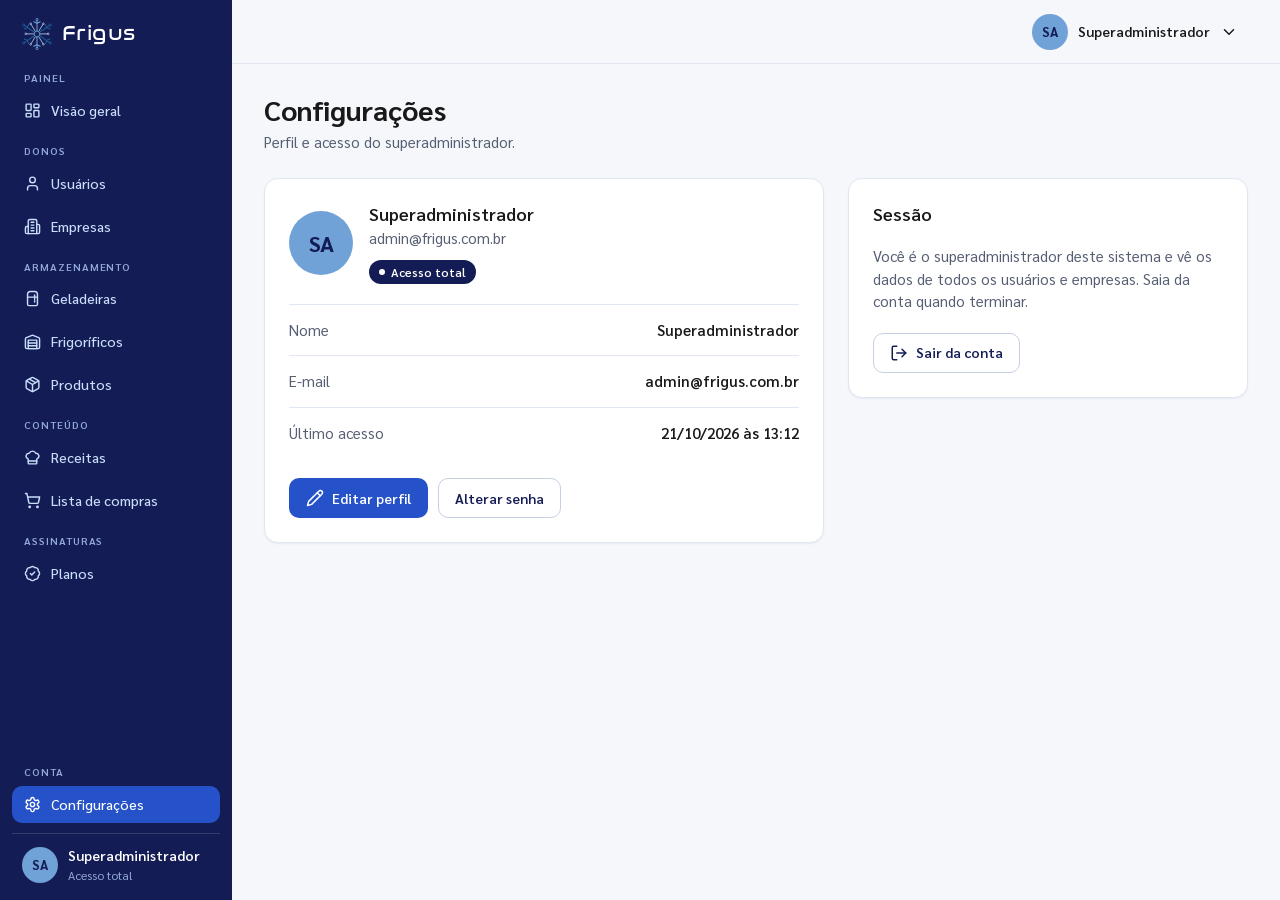
<file: pages/configuracoes.html>
<!DOCTYPE html>
<html lang="pt-BR">
<head>
  <meta charset="UTF-8">
  <meta name="viewport" content="width=device-width, initial-scale=1">
  <title>Configurações — Frigus Admin</title>
  <link rel="icon" href="../img/logo-flake.png" type="image/png">
  <link rel="stylesheet" href="../css/global.css">
  <link rel="stylesheet" href="../css/components.css">
  <link rel="stylesheet" href="../css/armazenamento.css">
  <link rel="stylesheet" href="../css/produtos.css">
  <link rel="stylesheet" href="../css/receitas.css">
  <link rel="stylesheet" href="../css/dashboard.css">
  <link rel="stylesheet" href="../css/v3.css">
  <link rel="stylesheet" href="../css/admin.css">
</head>
<body class="app-body theme-admin">
<div class="app">
  <aside class="sidebar" aria-label="Navegação principal">
    <a class="sidebar-brand" href="visao-geral.html" aria-label="Frigus — visão geral"><svg class="logo-flake" aria-hidden="true" width="36" height="39" viewBox="0 0 356 382" fill="none" xmlns="http://www.w3.org/2000/svg"><path d="M138.0 190.4L54.0 189.1" stroke="#C9DEF9" stroke-width="9" stroke-linecap="round"/><circle cx="44.0" cy="189.0" r="10" stroke="#C9DEF9" stroke-width="8"/><path d="M218.0 190.4L302.0 189.1" stroke="#C9DEF9" stroke-width="9" stroke-linecap="round"/><circle cx="312.0" cy="189.0" r="10" stroke="#C9DEF9" stroke-width="8"/><path d="M157.0 157.0L107.3 76.5" stroke="#C9DEF9" stroke-width="9" stroke-linecap="round"/><circle cx="102.0" cy="68.0" r="10" stroke="#C9DEF9" stroke-width="8"/><path d="M199.0 157.0L248.7 76.5" stroke="#C9DEF9" stroke-width="9" stroke-linecap="round"/><circle cx="254.0" cy="68.0" r="10" stroke="#C9DEF9" stroke-width="8"/><path d="M157.0 225.0L107.3 305.5" stroke="#C9DEF9" stroke-width="9" stroke-linecap="round"/><circle cx="102.0" cy="314.0" r="10" stroke="#C9DEF9" stroke-width="8"/><path d="M199.0 225.0L248.7 305.5" stroke="#C9DEF9" stroke-width="9" stroke-linecap="round"/><circle cx="254.0" cy="314.0" r="10" stroke="#C9DEF9" stroke-width="8"/><path d="M146.5 169.7L30.8 91.3" stroke="#1F5F97" stroke-width="12" stroke-linecap="round"/><circle cx="20.0" cy="84.0" r="13" stroke="#1F5F97" stroke-width="10"/><path d="M65.0 114.5L76.0 76.0" stroke="#1F5F97" stroke-width="12" stroke-linecap="round"/><path d="M65.0 114.5L24.0 132.0" stroke="#1F5F97" stroke-width="12" stroke-linecap="round"/><path d="M209.5 169.7L325.2 91.3" stroke="#1F5F97" stroke-width="12" stroke-linecap="round"/><circle cx="336.0" cy="84.0" r="13" stroke="#1F5F97" stroke-width="10"/><path d="M291.0 114.5L280.0 76.0" stroke="#1F5F97" stroke-width="12" stroke-linecap="round"/><path d="M291.0 114.5L332.0 132.0" stroke="#1F5F97" stroke-width="12" stroke-linecap="round"/><path d="M146.5 212.3L30.8 290.7" stroke="#1F5F97" stroke-width="12" stroke-linecap="round"/><circle cx="20.0" cy="298.0" r="13" stroke="#1F5F97" stroke-width="10"/><path d="M65.0 267.5L76.0 306.0" stroke="#1F5F97" stroke-width="12" stroke-linecap="round"/><path d="M65.0 267.5L24.0 250.0" stroke="#1F5F97" stroke-width="12" stroke-linecap="round"/><path d="M209.5 212.3L325.2 290.7" stroke="#1F5F97" stroke-width="12" stroke-linecap="round"/><circle cx="336.0" cy="298.0" r="13" stroke="#1F5F97" stroke-width="10"/><path d="M291.0 267.5L280.0 306.0" stroke="#1F5F97" stroke-width="12" stroke-linecap="round"/><path d="M291.0 267.5L332.0 250.0" stroke="#1F5F97" stroke-width="12" stroke-linecap="round"/><path d="M178.0 153.0L178.0 31.0" stroke="#70A2D7" stroke-width="12" stroke-linecap="round"/><circle cx="178.0" cy="18.0" r="13" stroke="#70A2D7" stroke-width="10"/><path d="M178.0 62.0L140.0 44.0" stroke="#70A2D7" stroke-width="12" stroke-linecap="round"/><path d="M178.0 62.0L216.0 44.0" stroke="#70A2D7" stroke-width="12" stroke-linecap="round"/><path d="M178.0 229.0L178.0 351.0" stroke="#70A2D7" stroke-width="12" stroke-linecap="round"/><circle cx="178.0" cy="364.0" r="13" stroke="#70A2D7" stroke-width="10"/><path d="M178.0 320.0L140.0 338.0" stroke="#70A2D7" stroke-width="12" stroke-linecap="round"/><path d="M178.0 320.0L216.0 338.0" stroke="#70A2D7" stroke-width="12" stroke-linecap="round"/><path d="M178.0 155.0 L209.2 173.0 L209.2 209.0 L178.0 227.0 L146.8 209.0 L146.8 173.0 Z" stroke="#70A2D7" stroke-width="10" stroke-linejoin="round"/></svg><span>Frigus</span></a>
    <p class="nav-label">Painel</p><nav class="nav" aria-label="Painel"><a href="visao-geral.html" title="Visão geral"><svg class="icon " aria-hidden="true" viewBox="0 0 24 24" data-icon="i-layout"><rect width="7" height="9" x="3" y="3" rx="1"/><rect width="7" height="5" x="14" y="3" rx="1"/><rect width="7" height="9" x="14" y="12" rx="1"/><rect width="7" height="5" x="3" y="16" rx="1"/></svg><span>Visão geral</span></a></nav><p class="nav-label">Donos</p><nav class="nav" aria-label="Donos"><a href="usuarios.html" title="Usuários"><svg class="icon " aria-hidden="true" viewBox="0 0 24 24" data-icon="i-user"><path d="M19 21v-2a4 4 0 0 0-4-4H9a4 4 0 0 0-4 4v2"/><circle cx="12" cy="7" r="4"/></svg><span>Usuários</span></a><a href="empresas.html" title="Empresas"><svg class="icon " aria-hidden="true" viewBox="0 0 24 24" data-icon="i-building"><path d="M6 22V4a2 2 0 0 1 2-2h8a2 2 0 0 1 2 2v18Z"/><path d="M6 12H4a2 2 0 0 0-2 2v6a2 2 0 0 0 2 2h2"/><path d="M18 9h2a2 2 0 0 1 2 2v9a2 2 0 0 1-2 2h-2"/><path d="M10 6h4"/><path d="M10 10h4"/><path d="M10 14h4"/><path d="M10 18h4"/></svg><span>Empresas</span></a></nav><p class="nav-label">Armazenamento</p><nav class="nav" aria-label="Armazenamento"><a href="geladeiras.html" title="Geladeiras"><svg class="icon " aria-hidden="true" viewBox="0 0 24 24" data-icon="i-fridge"><path d="M5 6a4 4 0 0 1 4-4h6a4 4 0 0 1 4 4v14a2 2 0 0 1-2 2H7a2 2 0 0 1-2-2Z"/><path d="M5 10h14"/><path d="M15 7v6"/><path d="M15 15v2"/></svg><span>Geladeiras</span></a><a href="frigorificos.html" title="Frigoríficos"><svg class="icon " aria-hidden="true" viewBox="0 0 24 24" data-icon="i-warehouse"><path d="M22 8.35V20a2 2 0 0 1-2 2H4a2 2 0 0 1-2-2V8.35A2 2 0 0 1 3.26 6.5l8-3.2a2 2 0 0 1 1.48 0l8 3.2A2 2 0 0 1 22 8.35Z"/><path d="M6 18h12"/><path d="M6 14h12"/><rect width="12" height="12" x="6" y="10"/></svg><span>Frigoríficos</span></a><a href="produtos.html" title="Produtos"><svg class="icon " aria-hidden="true" viewBox="0 0 24 24" data-icon="i-package"><path d="m7.5 4.27 9 5.15"/><path d="M21 8a2 2 0 0 0-1-1.73l-7-4a2 2 0 0 0-2 0l-7 4A2 2 0 0 0 3 8v8a2 2 0 0 0 1 1.73l7 4a2 2 0 0 0 2 0l7-4A2 2 0 0 0 21 16Z"/><path d="m3.3 7 8.7 5 8.7-5"/><path d="M12 22V12"/></svg><span>Produtos</span></a></nav><p class="nav-label">Conteúdo</p><nav class="nav" aria-label="Conteúdo"><a href="receitas.html" title="Receitas"><svg class="icon " aria-hidden="true" viewBox="0 0 24 24" data-icon="i-chef"><path d="M17 21a1 1 0 0 0 1-1v-5.35c0-.457.316-.844.727-1.041a4 4 0 0 0-2.134-7.589 5 5 0 0 0-9.186 0 4 4 0 0 0-2.134 7.588c.411.198.727.585.727 1.041V20a1 1 0 0 0 1 1Z"/><path d="M6 17h12"/></svg><span>Receitas</span></a><a href="compras.html" title="Lista de compras"><svg class="icon " aria-hidden="true" viewBox="0 0 24 24" data-icon="i-cart"><circle cx="8" cy="21" r="1"/><circle cx="19" cy="21" r="1"/><path d="M2.05 2.05h2l2.66 12.42a2 2 0 0 0 2 1.58h9.78a2 2 0 0 0 1.95-1.57l1.65-7.43H5.12"/></svg><span>Lista de compras</span></a></nav><p class="nav-label">Assinaturas</p><nav class="nav" aria-label="Assinaturas"><a href="planos.html" title="Planos"><svg class="icon " aria-hidden="true" viewBox="0 0 24 24" data-icon="i-card"><path d="M3.85 8.62a4 4 0 0 1 4.78-4.77 4 4 0 0 1 6.74 0 4 4 0 0 1 4.78 4.78 4 4 0 0 1 0 6.74 4 4 0 0 1-4.77 4.78 4 4 0 0 1-6.75 0 4 4 0 0 1-4.78-4.77 4 4 0 0 1 0-6.76Z"/><path d="m9 12 2 2 4-4"/></svg><span>Planos</span></a></nav>
    <div class="sidebar-spacer"></div>
    <p class="nav-label">Conta</p><nav class="nav" aria-label="Conta"><a href="configuracoes.html" aria-current="page" title="Configurações"><svg class="icon " aria-hidden="true" viewBox="0 0 24 24" data-icon="i-settings"><path d="M12.22 2h-.44a2 2 0 0 0-2 2v.18a2 2 0 0 1-1 1.73l-.43.25a2 2 0 0 1-2 0l-.15-.08a2 2 0 0 0-2.73.73l-.22.38a2 2 0 0 0 .73 2.73l.15.1a2 2 0 0 1 1 1.72v.51a2 2 0 0 1-1 1.74l-.15.09a2 2 0 0 0-.73 2.73l.22.38a2 2 0 0 0 2.73.73l.15-.08a2 2 0 0 1 2 0l.43.25a2 2 0 0 1 1 1.73V20a2 2 0 0 0 2 2h.44a2 2 0 0 0 2-2v-.18a2 2 0 0 1 1-1.73l.43-.25a2 2 0 0 1 2 0l.15.08a2 2 0 0 0 2.73-.73l.22-.39a2 2 0 0 0-.73-2.73l-.15-.08a2 2 0 0 1-1-1.74v-.5a2 2 0 0 1 1-1.74l.15-.09a2 2 0 0 0 .73-2.73l-.22-.38a2 2 0 0 0-2.73-.73l-.15.08a2 2 0 0 1-2 0l-.43-.25a2 2 0 0 1-1-1.73V4a2 2 0 0 0-2-2z"/><circle cx="12" cy="12" r="3"/></svg><span>Configurações</span></a></nav>
    <div class="sidebar-user"><span class="avatar" aria-hidden="true">SA</span><div class="meta"><strong>Superadministrador</strong><small>Acesso total</small></div></div>
  </aside>
  <div class="main">
    <header class="topbar">
      <div class="topbar-actions">
        <div class="menu"><button class="account-btn" type="button" data-menu-toggle aria-expanded="false" aria-label="Menu da conta"><span class="avatar" aria-hidden="true">SA</span><span class="name">Superadministrador</span><svg class="icon " aria-hidden="true" viewBox="0 0 24 24" data-icon="i-down"><path d="m6 9 6 6 6-6"/></svg></button>
          <div class="menu-list"><a class="menu-item" href="configuracoes.html"><svg class="icon " aria-hidden="true" viewBox="0 0 24 24" data-icon="i-settings"><path d="M12.22 2h-.44a2 2 0 0 0-2 2v.18a2 2 0 0 1-1 1.73l-.43.25a2 2 0 0 1-2 0l-.15-.08a2 2 0 0 0-2.73.73l-.22.38a2 2 0 0 0 .73 2.73l.15.1a2 2 0 0 1 1 1.72v.51a2 2 0 0 1-1 1.74l-.15.09a2 2 0 0 0-.73 2.73l.22.38a2 2 0 0 0 2.73.73l.15-.08a2 2 0 0 1 2 0l.43.25a2 2 0 0 1 1 1.73V20a2 2 0 0 0 2 2h.44a2 2 0 0 0 2-2v-.18a2 2 0 0 1 1-1.73l.43-.25a2 2 0 0 1 2 0l.15.08a2 2 0 0 0 2.73-.73l.22-.39a2 2 0 0 0-.73-2.73l-.15-.08a2 2 0 0 1-1-1.74v-.5a2 2 0 0 1 1-1.74l.15-.09a2 2 0 0 0 .73-2.73l-.22-.38a2 2 0 0 0-2.73-.73l-.15.08a2 2 0 0 1-2 0l-.43-.25a2 2 0 0 1-1-1.73V4a2 2 0 0 0-2-2z"/><circle cx="12" cy="12" r="3"/></svg> Configurações</a><div class="menu-sep"></div><a class="menu-item" href="../index.html"><svg class="icon " aria-hidden="true" viewBox="0 0 24 24" data-icon="i-logout"><path d="M9 21H5a2 2 0 0 1-2-2V5a2 2 0 0 1 2-2h4"/><path d="m16 17 5-5-5-5"/><path d="M21 12H9"/></svg> Sair</a></div></div>
      </div>
    </header>
    <main class="content" id="conteudo">
      <div class="page-header">
        <div><h1>Configurações</h1><p>Perfil e acesso do superadministrador.</p></div>
        <div class="header-actions"></div>
      </div>
      <div class="cfg-grid">
        <section class="card cfg-card" aria-labelledby="h-perfil">
          <div class="cfg-id"><span class="avatar avatar-lg" aria-hidden="true">SA</span>
            <div><h2 id="h-perfil">Superadministrador</h2><p>admin@frigus.com.br</p><span class="badge badge-navy">Acesso total</span></div></div>
          <dl class="cfg-list">
            <div><dt>Nome</dt><dd>Superadministrador</dd></div>
            <div><dt>E-mail</dt><dd>admin@frigus.com.br</dd></div>
            <div><dt>Último acesso</dt><dd>21/10/2026 às 13:12</dd></div>
          </dl>
          <div class="cfg-actions">
            <button class="btn btn-primary" type="button" data-open="drawer-perfil" data-mode="edit" data-fill="{&quot;nome&quot;: &quot;Superadministrador&quot;, &quot;email&quot;: &quot;admin@frigus.com.br&quot;}"><svg class="icon " aria-hidden="true" viewBox="0 0 24 24" data-icon="i-edit"><path d="M17 3a2.85 2.83 0 1 1 4 4L7.5 20.5 2 22l1.5-5.5Z"/><path d="m15 5 4 4"/></svg> Editar perfil</button>
            <button class="btn btn-secondary" type="button" data-open="drawer-senha" data-mode="edit">Alterar senha</button>
          </div>
        </section>
        <section class="card cfg-card" aria-labelledby="h-sessao">
          <h2 id="h-sessao">Sessão</h2>
          <p class="cfg-note">Você é o superadministrador deste sistema e vê os dados de todos os usuários e empresas. Saia da conta quando terminar.</p>
          <div class="cfg-actions"><a class="btn btn-secondary" href="../index.html"><svg class="icon " aria-hidden="true" viewBox="0 0 24 24" data-icon="i-logout"><path d="M9 21H5a2 2 0 0 1-2-2V5a2 2 0 0 1 2-2h4"/><path d="m16 17 5-5-5-5"/><path d="M21 12H9"/></svg> Sair da conta</a></div>
        </section>
      </div>
    </main>
  </div>
</div>

<div class="overlay" id="overlay"></div>
<div class="toast-region" id="toasts" aria-live="polite"></div>
<aside class="drawer" id="drawer-perfil" role="dialog" aria-modal="true" aria-labelledby="drawer-perfil-t" aria-hidden="true">
  <form data-demo data-toast-create="Perfil atualizado." data-toast-edit="Perfil atualizado." method="post" action="#">
    <input type="hidden" name="action" value="/perfil-atualizar">
    <div class="panel-header"><div><h2 id="drawer-perfil-t" data-title-create="Editar perfil" data-title-edit="Editar perfil" data-title-view="Perfil">Editar perfil</h2><p>Nome e e-mail usados para entrar no painel.</p></div><button class="btn-icon" type="button" data-close aria-label="Fechar"><svg class="icon " aria-hidden="true" viewBox="0 0 24 24" data-icon="i-x"><path d="M18 6 6 18"/><path d="m6 6 12 12"/></svg></button></div>
    <div class="panel-body">
<section class="form-section"><h3 class="section-title">Dados do perfil</h3><div class="form-grid"><div class="form-group span-2"><label class="label req" for="pf-nome">Nome</label><input class="input" id="pf-nome" name="nome" type="text" required placeholder="" ></div><div class="form-group span-2"><label class="label req" for="pf-email">E-mail</label><input class="input" id="pf-email" name="email" type="email" required placeholder="" ></div></div></section>
    </div>
    <div class="panel-footer"><button class="btn btn-secondary" type="button" data-close>Cancelar</button><button class="btn btn-primary" type="submit" data-label-create="Salvar alterações" data-label-edit="Salvar alterações">Salvar alterações</button></div>
  </form>
</aside>
<aside class="drawer" id="drawer-senha" role="dialog" aria-modal="true" aria-labelledby="drawer-senha-t" aria-hidden="true">
  <form data-demo data-toast-create="Senha alterada." data-toast-edit="Senha alterada." method="post" action="#">
    <input type="hidden" name="action" value="/senha-atualizar">
    <div class="panel-header"><div><h2 id="drawer-senha-t" data-title-create="Alterar senha" data-title-edit="Alterar senha" data-title-view="Alterar senha">Alterar senha</h2><p>Escolha uma senha nova para a sua conta.</p></div><button class="btn-icon" type="button" data-close aria-label="Fechar"><svg class="icon " aria-hidden="true" viewBox="0 0 24 24" data-icon="i-x"><path d="M18 6 6 18"/><path d="m6 6 12 12"/></svg></button></div>
    <div class="panel-body">
<section class="form-section"><h3 class="section-title">Nova senha</h3><div class="form-grid"><div class="form-group span-2"><label class="label req" for="sn-atual">Senha atual</label><input class="input" id="sn-atual" name="senhaAtual" type="password" required placeholder="" autocomplete="current-password"></div><div class="form-group span-2"><label class="label req" for="sn-nova">Nova senha</label><input class="input" id="sn-nova" name="senhaNova" type="password" required placeholder="Mínimo de 8 caracteres" minlength="8" autocomplete="new-password"></div><div class="form-group span-2"><label class="label req" for="sn-conf">Confirmar nova senha</label><input class="input" id="sn-conf" name="senhaConfirma" type="password" required placeholder="" minlength="8" autocomplete="new-password"></div></div></section>
    </div>
    <div class="panel-footer"><button class="btn btn-secondary" type="button" data-close>Cancelar</button><button class="btn btn-primary" type="submit" data-label-create="Alterar senha" data-label-edit="Alterar senha">Alterar senha</button></div>
  </form>
</aside>
  <script src="../js/ui.js"></script>
  <script src="../js/admin.js"></script>
</body>
</html>
</file>
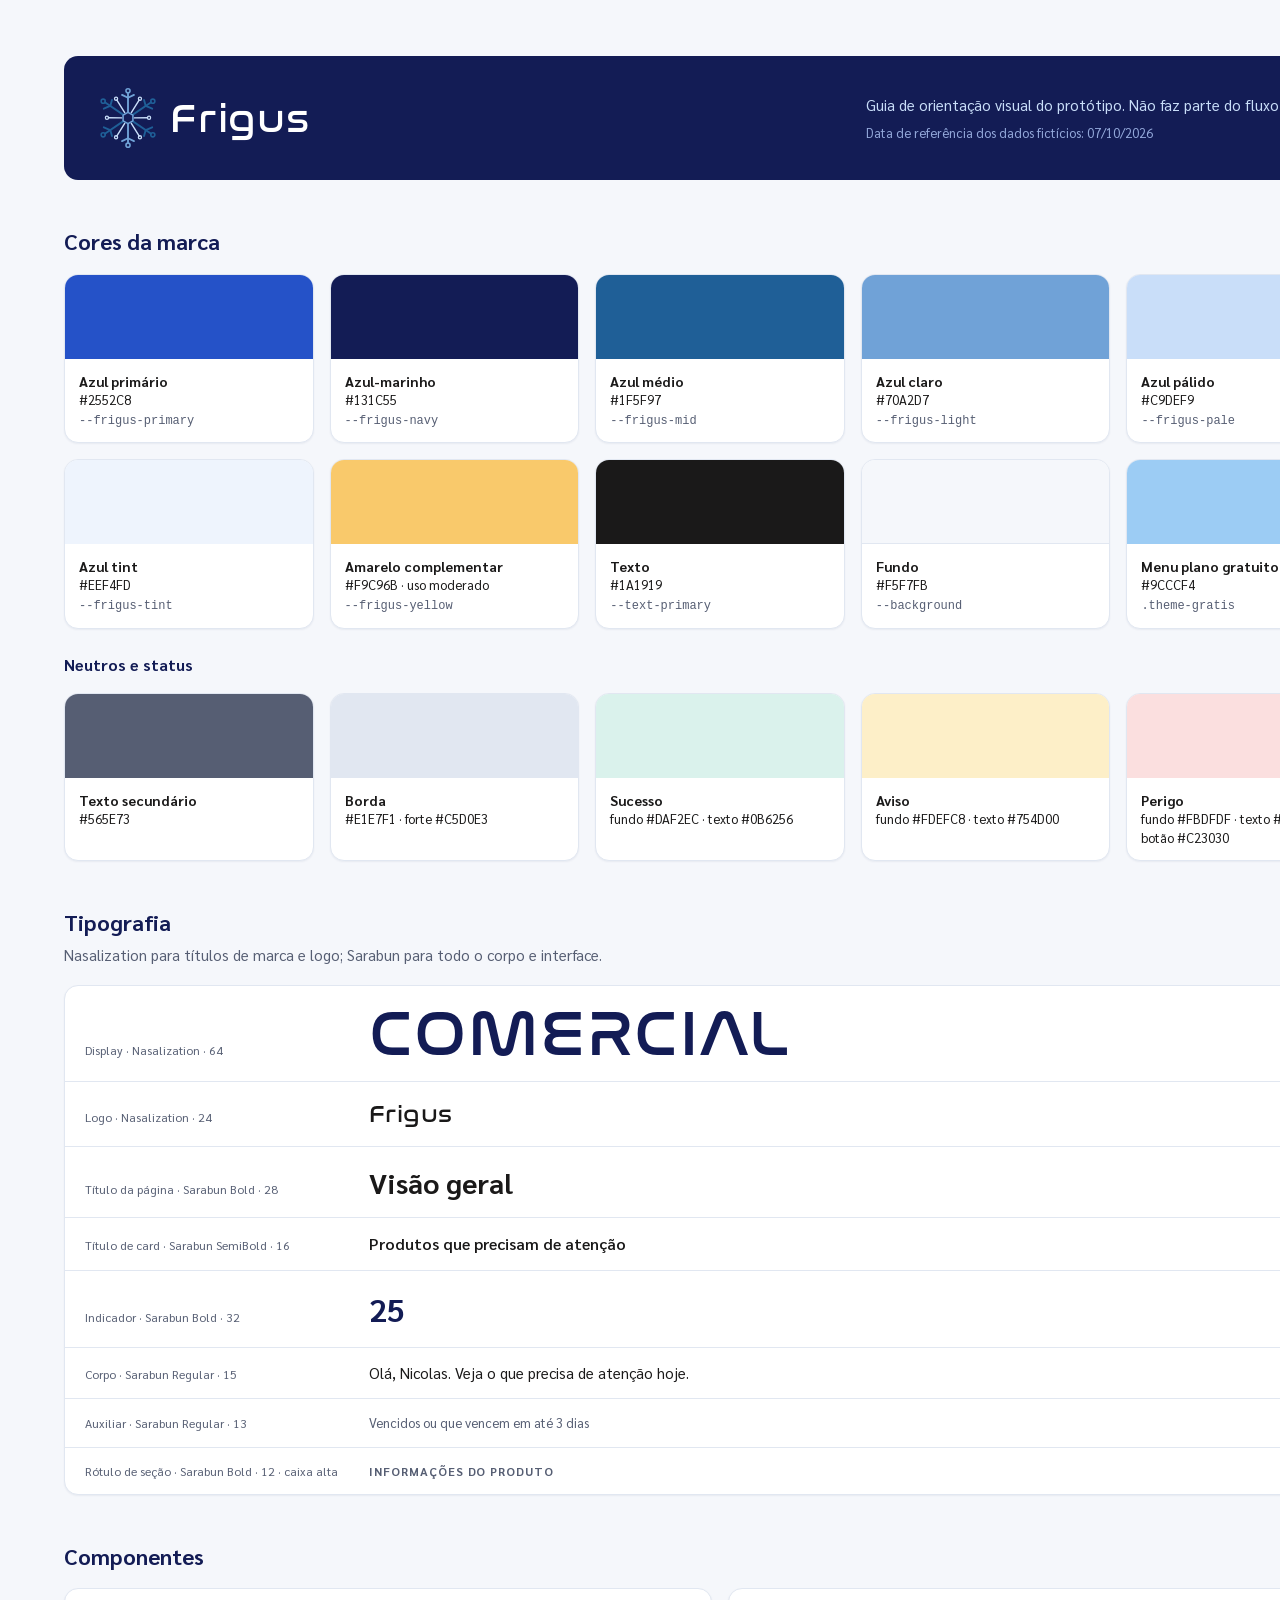
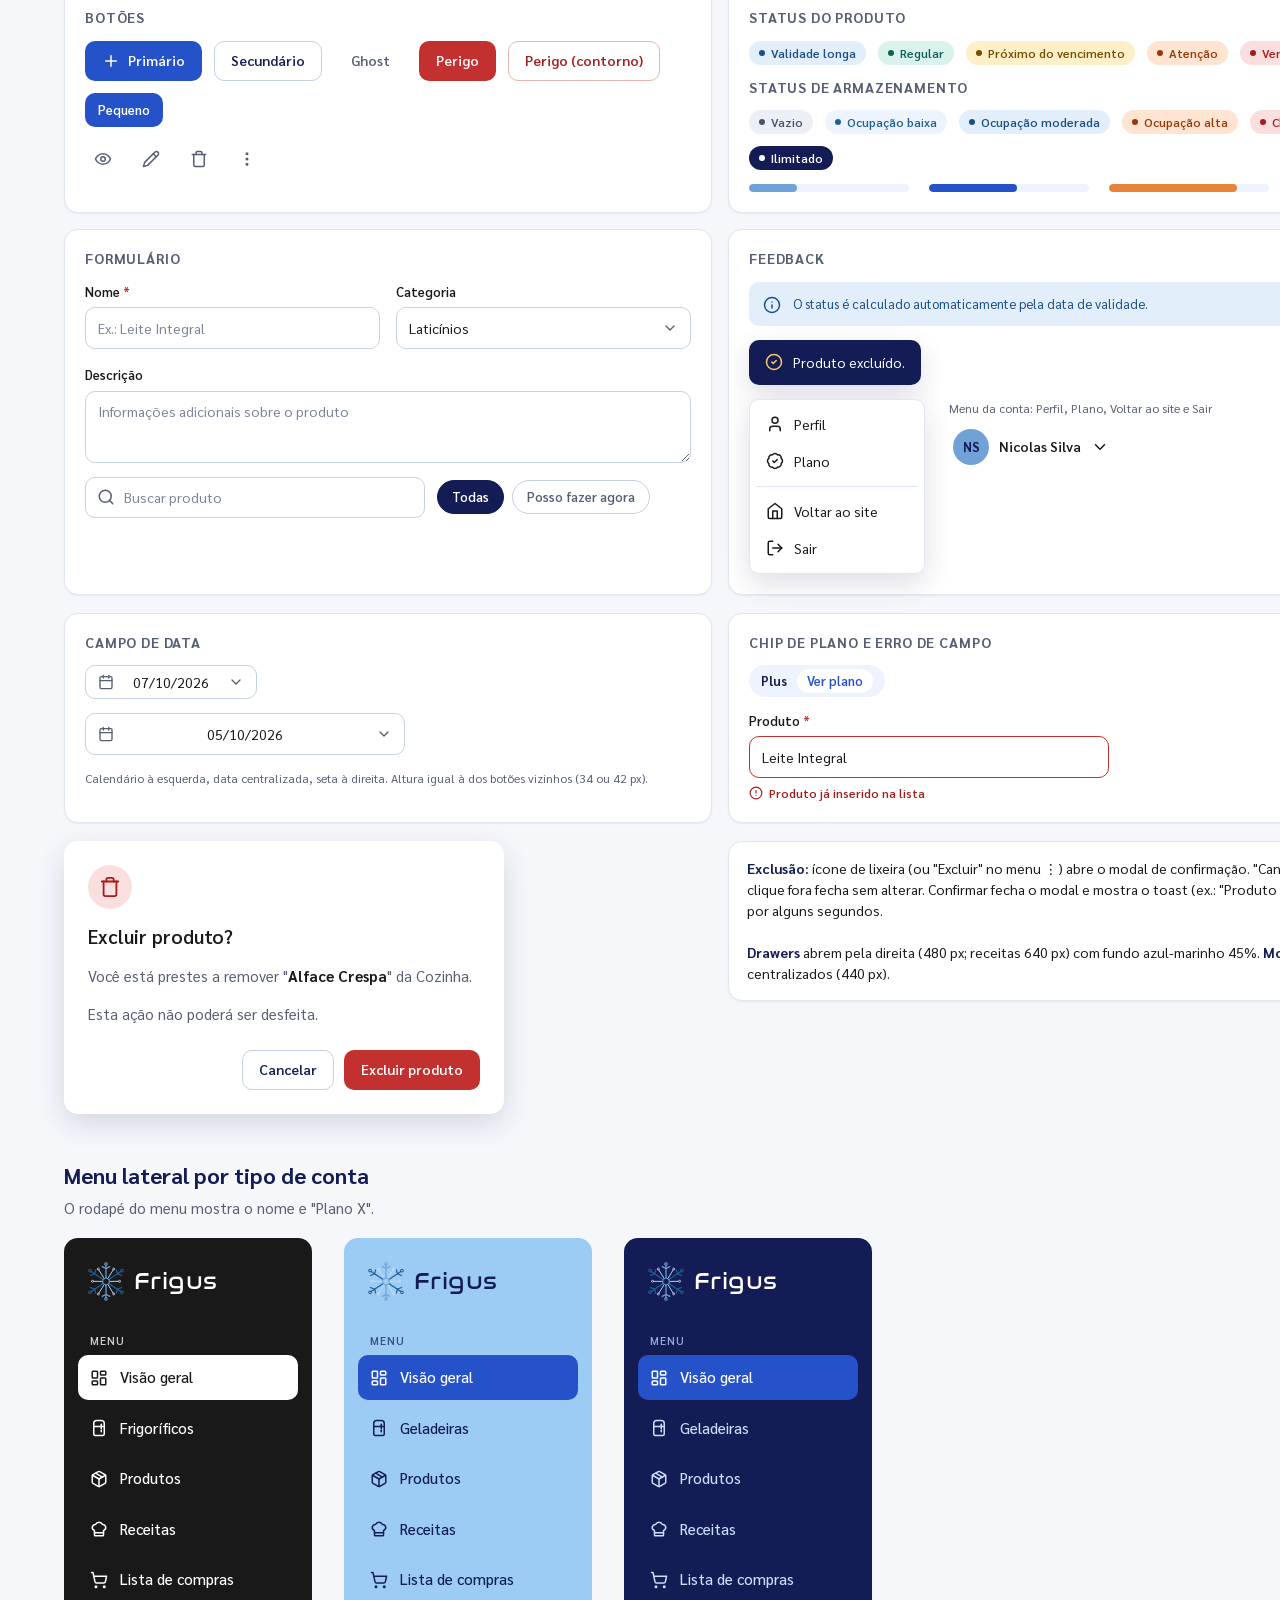
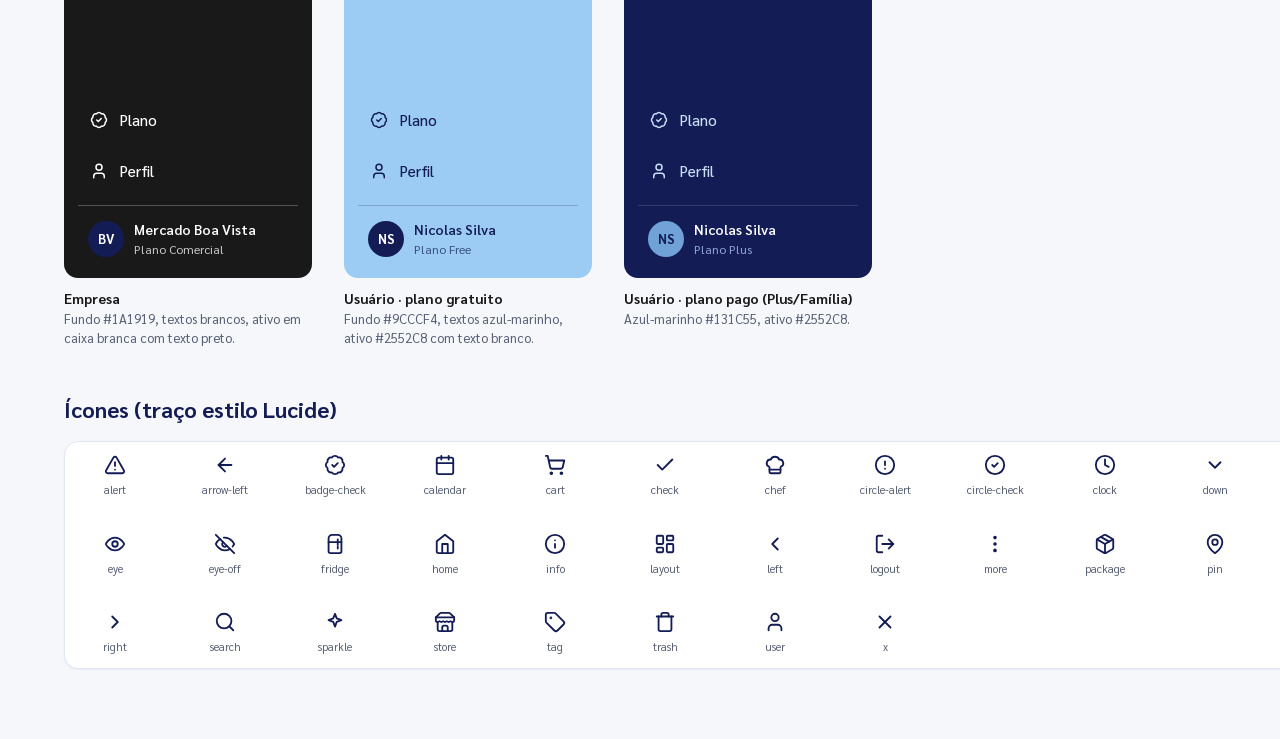
<file: pages/design-system.html>
<!DOCTYPE html>
<html lang="pt-BR">
<head>
<meta charset="UTF-8">
<title>Design System — Frigus</title>
<link rel="stylesheet" href="../css/global.css">
<link rel="stylesheet" href="../css/components.css">
<link rel="stylesheet" href="../css/v3.css">
<style>
  body { background: var(--background); } html, body { height: auto !important; overflow: visible !important; }
  .ds { width: 1440px; padding: 56px 64px 72px; display: flex; flex-direction: column; gap: 48px; }
  .ds-head { display: flex; align-items: center; justify-content: space-between; gap: 24px; padding: 32px 36px; border-radius: var(--radius-lg); background: var(--frigus-navy); color: #fff; }
  .ds-brand { display: flex; align-items: center; gap: 14px; }
  .ds-brand svg { width: 56px; height: 60px; }
  .ds-brand span { font-family: var(--font-display); font-size: 40px; letter-spacing: .02em; }
  .ds-head p { color: var(--frigus-pale); max-width: 560px; }
  .ds-head small { display: block; margin-top: 6px; color: #93A8DA; font-size: 13px; }
  .ds-sec { display: flex; flex-direction: column; gap: 18px; }
  .ds-sec > h2 { font-size: 22px; font-weight: 700; color: var(--frigus-navy); }
  .ds-sec > p.muted { margin-top: -10px; }
  .ds-grid { display: grid; gap: 16px; }
  .g4 { grid-template-columns: repeat(4, 1fr); } .g5 { grid-template-columns: repeat(5, 1fr); } .g3 { grid-template-columns: repeat(3, 1fr); } .g2 { grid-template-columns: repeat(2, 1fr); }
  .sw { overflow: hidden; }
  .sw i { display: block; height: 84px; }
  .sw div { padding: 12px 14px; font-size: 13px; line-height: 1.45; }
  .sw b { display: block; font-size: 14px; }
  .sw code { color: var(--text-secondary); font-size: 12px; }
  .type-row { display: flex; align-items: baseline; gap: 24px; padding: 14px 20px; border-bottom: 1px solid var(--border); }
  .type-row:last-child { border-bottom: 0; }
  .type-row .meta { width: 260px; flex: none; font-size: 12px; color: var(--text-secondary); }
  .demo-row { display: flex; flex-wrap: wrap; align-items: center; gap: 12px; }
  .demo { padding: 20px; display: flex; flex-direction: column; gap: 14px; }
  .demo h3 { font-size: 14px; font-weight: 700; color: var(--text-secondary); text-transform: uppercase; letter-spacing: .06em; }
  .side-wrap { display: grid; grid-template-columns: repeat(3, 248px); gap: 32px; align-items: start; }
  .side-wrap figure { margin: 0; display: flex; flex-direction: column; gap: 10px; }
  .side-wrap figcaption { font-size: 13px; color: var(--text-secondary); }
  .side-wrap figcaption b { display: block; color: var(--text-primary); font-size: 14px; }
  .side-wrap .sidebar { position: relative; height: 640px !important; min-height: 0; border-radius: var(--radius-lg); }
  .static-menu .menu-list { display: block; position: relative; top: 0; right: auto; }
  .static-modal { position: relative; left: auto; top: auto; transform: none; opacity: 1; visibility: visible; box-shadow: var(--shadow-md); }
  .icons { display: grid; grid-template-columns: repeat(12, 1fr); gap: 10px; }
  .icons div { display: flex; flex-direction: column; align-items: center; gap: 6px; padding: 12px 4px; font-size: 11px; color: var(--text-secondary); }
  .icons .icon { width: 22px; height: 22px; color: var(--frigus-navy); }
  .rule { padding: 16px 18px; font-size: 14px; }
  .rule b { color: var(--frigus-navy); }
</style>
  <link rel="stylesheet" href="../css/v3.css">
<script src="https://mcp.figma.com/mcp/html-to-design/capture.js" async></script>
</head>
<body>
<div class="ds">
  <header class="ds-head">
    <div class="ds-brand"><svg class="logo-flake" aria-hidden="true" width="36" height="39" viewBox="0 0 356 382" fill="none" xmlns="http://www.w3.org/2000/svg"><path d="M138.0 190.4L54.0 189.1" stroke="#C9DEF9" stroke-width="9" stroke-linecap="round"/><circle cx="44.0" cy="189.0" r="10" stroke="#C9DEF9" stroke-width="8"/><path d="M218.0 190.4L302.0 189.1" stroke="#C9DEF9" stroke-width="9" stroke-linecap="round"/><circle cx="312.0" cy="189.0" r="10" stroke="#C9DEF9" stroke-width="8"/><path d="M157.0 157.0L107.3 76.5" stroke="#C9DEF9" stroke-width="9" stroke-linecap="round"/><circle cx="102.0" cy="68.0" r="10" stroke="#C9DEF9" stroke-width="8"/><path d="M199.0 157.0L248.7 76.5" stroke="#C9DEF9" stroke-width="9" stroke-linecap="round"/><circle cx="254.0" cy="68.0" r="10" stroke="#C9DEF9" stroke-width="8"/><path d="M157.0 225.0L107.3 305.5" stroke="#C9DEF9" stroke-width="9" stroke-linecap="round"/><circle cx="102.0" cy="314.0" r="10" stroke="#C9DEF9" stroke-width="8"/><path d="M199.0 225.0L248.7 305.5" stroke="#C9DEF9" stroke-width="9" stroke-linecap="round"/><circle cx="254.0" cy="314.0" r="10" stroke="#C9DEF9" stroke-width="8"/><path d="M146.5 169.7L30.8 91.3" stroke="#1F5F97" stroke-width="12" stroke-linecap="round"/><circle cx="20.0" cy="84.0" r="13" stroke="#1F5F97" stroke-width="10"/><path d="M65.0 114.5L76.0 76.0" stroke="#1F5F97" stroke-width="12" stroke-linecap="round"/><path d="M65.0 114.5L24.0 132.0" stroke="#1F5F97" stroke-width="12" stroke-linecap="round"/><path d="M209.5 169.7L325.2 91.3" stroke="#1F5F97" stroke-width="12" stroke-linecap="round"/><circle cx="336.0" cy="84.0" r="13" stroke="#1F5F97" stroke-width="10"/><path d="M291.0 114.5L280.0 76.0" stroke="#1F5F97" stroke-width="12" stroke-linecap="round"/><path d="M291.0 114.5L332.0 132.0" stroke="#1F5F97" stroke-width="12" stroke-linecap="round"/><path d="M146.5 212.3L30.8 290.7" stroke="#1F5F97" stroke-width="12" stroke-linecap="round"/><circle cx="20.0" cy="298.0" r="13" stroke="#1F5F97" stroke-width="10"/><path d="M65.0 267.5L76.0 306.0" stroke="#1F5F97" stroke-width="12" stroke-linecap="round"/><path d="M65.0 267.5L24.0 250.0" stroke="#1F5F97" stroke-width="12" stroke-linecap="round"/><path d="M209.5 212.3L325.2 290.7" stroke="#1F5F97" stroke-width="12" stroke-linecap="round"/><circle cx="336.0" cy="298.0" r="13" stroke="#1F5F97" stroke-width="10"/><path d="M291.0 267.5L280.0 306.0" stroke="#1F5F97" stroke-width="12" stroke-linecap="round"/><path d="M291.0 267.5L332.0 250.0" stroke="#1F5F97" stroke-width="12" stroke-linecap="round"/><path d="M178.0 153.0L178.0 31.0" stroke="#70A2D7" stroke-width="12" stroke-linecap="round"/><circle cx="178.0" cy="18.0" r="13" stroke="#70A2D7" stroke-width="10"/><path d="M178.0 62.0L140.0 44.0" stroke="#70A2D7" stroke-width="12" stroke-linecap="round"/><path d="M178.0 62.0L216.0 44.0" stroke="#70A2D7" stroke-width="12" stroke-linecap="round"/><path d="M178.0 229.0L178.0 351.0" stroke="#70A2D7" stroke-width="12" stroke-linecap="round"/><circle cx="178.0" cy="364.0" r="13" stroke="#70A2D7" stroke-width="10"/><path d="M178.0 320.0L140.0 338.0" stroke="#70A2D7" stroke-width="12" stroke-linecap="round"/><path d="M178.0 320.0L216.0 338.0" stroke="#70A2D7" stroke-width="12" stroke-linecap="round"/><path d="M178.0 155.0 L209.2 173.0 L209.2 209.0 L178.0 227.0 L146.8 209.0 L146.8 173.0 Z" stroke="#70A2D7" stroke-width="10" stroke-linejoin="round"/></svg><span>Frigus</span></div>
    <div><p>Guia de orientação visual do protótipo. Não faz parte do fluxo de telas.</p><small>Data de referência dos dados fictícios: 07/10/2026</small></div>
  </header>

  <section class="ds-sec">
    <h2>Cores da marca</h2>
    <div class="ds-grid g5">
      <div class="card sw"><i style="background:#2552C8"></i><div><b>Azul primário</b>#2552C8<br><code>--frigus-primary</code></div></div>
      <div class="card sw"><i style="background:#131C55"></i><div><b>Azul-marinho</b>#131C55<br><code>--frigus-navy</code></div></div>
      <div class="card sw"><i style="background:#1F5F97"></i><div><b>Azul médio</b>#1F5F97<br><code>--frigus-mid</code></div></div>
      <div class="card sw"><i style="background:#70A2D7"></i><div><b>Azul claro</b>#70A2D7<br><code>--frigus-light</code></div></div>
      <div class="card sw"><i style="background:#C9DEF9"></i><div><b>Azul pálido</b>#C9DEF9<br><code>--frigus-pale</code></div></div>
      <div class="card sw"><i style="background:#EEF4FD"></i><div><b>Azul tint</b>#EEF4FD<br><code>--frigus-tint</code></div></div>
      <div class="card sw"><i style="background:#F9C96B"></i><div><b>Amarelo complementar</b>#F9C96B · uso moderado<br><code>--frigus-yellow</code></div></div>
      <div class="card sw"><i style="background:#1A1919"></i><div><b>Texto</b>#1A1919<br><code>--text-primary</code></div></div>
      <div class="card sw"><i style="background:#F5F7FB; border-bottom:1px solid #E1E7F1"></i><div><b>Fundo</b>#F5F7FB<br><code>--background</code></div></div>
      <div class="card sw"><i style="background:#9CCCF4"></i><div><b>Menu plano gratuito</b>#9CCCF4<br><code>.theme-gratis</code></div></div>
    </div>
    <h2 style="font-size:16px;margin-top:8px">Neutros e status</h2>
    <div class="ds-grid g5">
      <div class="card sw"><i style="background:#565E73"></i><div><b>Texto secundário</b>#565E73</div></div>
      <div class="card sw"><i style="background:#E1E7F1"></i><div><b>Borda</b>#E1E7F1 · forte #C5D0E3</div></div>
      <div class="card sw"><i style="background:#DAF2EC"></i><div><b>Sucesso</b>fundo #DAF2EC · texto #0B6256</div></div>
      <div class="card sw"><i style="background:#FDEFC8"></i><div><b>Aviso</b>fundo #FDEFC8 · texto #754D00</div></div>
      <div class="card sw"><i style="background:#FBDFDF"></i><div><b>Perigo</b>fundo #FBDFDF · texto #A31D1D · botão #C23030</div></div>
    </div>
  </section>

  <section class="ds-sec">
    <h2>Tipografia</h2>
    <p class="muted">Nasalization para títulos de marca e logo; Sarabun para todo o corpo e interface.</p>
    <div class="card">
      <div class="type-row"><div class="meta">Display · Nasalization · 64</div><div class="display" style="font-size:64px;line-height:1.05;letter-spacing:.03em;color:var(--frigus-navy)">COMERCIAL</div></div>
      <div class="type-row"><div class="meta">Logo · Nasalization · 24</div><div class="display" style="font-size:24px;letter-spacing:.02em">Frigus</div></div>
      <div class="type-row"><div class="meta">Título da página · Sarabun Bold · 28</div><div style="font-size:28px;font-weight:700">Visão geral</div></div>
      <div class="type-row"><div class="meta">Título de card · Sarabun SemiBold · 16</div><div style="font-size:16px;font-weight:600">Produtos que precisam de atenção</div></div>
      <div class="type-row"><div class="meta">Indicador · Sarabun Bold · 32</div><div style="font-size:32px;font-weight:700;color:var(--frigus-navy)">25</div></div>
      <div class="type-row"><div class="meta">Corpo · Sarabun Regular · 15</div><div>Olá, Nicolas. Veja o que precisa de atenção hoje.</div></div>
      <div class="type-row"><div class="meta">Auxiliar · Sarabun Regular · 13</div><div class="muted" style="font-size:13px">Vencidos ou que vencem em até 3 dias</div></div>
      <div class="type-row"><div class="meta">Rótulo de seção · Sarabun Bold · 12 · caixa alta</div><div class="section-title">Informações do produto</div></div>
    </div>
  </section>

  <section class="ds-sec">
    <h2>Componentes</h2>
    <div class="ds-grid g2">
      <div class="card demo"><h3>Botões</h3>
        <div class="demo-row"><button class="btn btn-primary"><svg class="icon" viewBox="0 0 24 24" data-icon="i-plus"><path d="M5 12h14"/><path d="M12 5v14"/></svg> Primário</button><button class="btn btn-secondary">Secundário</button><button class="btn btn-ghost">Ghost</button><button class="btn btn-danger">Perigo</button><button class="btn btn-danger-outline">Perigo (contorno)</button><button class="btn btn-primary btn-sm">Pequeno</button></div>
        <div class="demo-row"><button class="btn-icon" aria-label="Visualizar"><svg class="icon" viewBox="0 0 24 24" data-icon="i-eye"><path d="M2 12s3-7 10-7 10 7 10 7-3 7-10 7-10-7-10-7Z"/><circle cx="12" cy="12" r="3"/></svg></button><button class="btn-icon" aria-label="Editar"><svg class="icon" viewBox="0 0 24 24" data-icon="i-edit"><path d="M17 3a2.85 2.83 0 1 1 4 4L7.5 20.5 2 22l1.5-5.5Z"/><path d="m15 5 4 4"/></svg></button><button class="btn-icon danger" aria-label="Excluir"><svg class="icon" viewBox="0 0 24 24" data-icon="i-trash"><path d="M3 6h18"/><path d="M19 6v14c0 1-1 2-2 2H7c-1 0-2-1-2-2V6"/><path d="M8 6V4c0-1 1-2 2-2h4c1 0 2 1 2 2v2"/></svg></button><button class="btn-icon" aria-label="Ações"><svg class="icon" viewBox="0 0 24 24" data-icon="i-more"><circle cx="12" cy="5" r="1"/><circle cx="12" cy="12" r="1"/><circle cx="12" cy="19" r="1"/></svg></button></div>
      </div>
      <div class="card demo"><h3>Status do produto</h3>
        <div class="demo-row"><span class="badge badge-info">Validade longa</span><span class="badge badge-success">Regular</span><span class="badge badge-warning">Próximo do vencimento</span><span class="badge badge-orange">Atenção</span><span class="badge badge-danger">Vencido</span></div>
        <h3>Status de armazenamento</h3>
        <div class="demo-row"><span class="badge badge-neutral">Vazio</span><span class="badge badge-soft">Ocupação baixa</span><span class="badge badge-info">Ocupação moderada</span><span class="badge badge-orange">Ocupação alta</span><span class="badge badge-danger">Cheia</span><span class="badge badge-navy">Ilimitado</span></div>
        <div class="demo-row" style="gap:20px"><div style="width:160px"><div class="meter"><span style="width:30%"></span></div></div><div style="width:160px"><div class="meter is-moderada"><span style="width:55%"></span></div></div><div style="width:160px"><div class="meter is-alta"><span style="width:80%"></span></div></div></div>
      </div>
      <div class="card demo"><h3>Formulário</h3>
        <div class="form-grid">
          <div class="form-group"><label class="label req">Nome</label><input class="input" placeholder="Ex.: Leite Integral"></div>
          <div class="form-group"><label class="label">Categoria</label><select class="select"><option>Laticínios</option></select></div>
          <div class="form-group span-2"><label class="label">Descrição</label><textarea class="textarea" style="min-height:72px" placeholder="Informações adicionais sobre o produto"></textarea></div>
        </div>
        <div class="toolbar" style="padding:0;border:0"><div class="search"><svg class="icon" viewBox="0 0 24 24" data-icon="i-search"><circle cx="11" cy="11" r="8"/><path d="m21 21-4.3-4.3"/></svg><input class="input" placeholder="Buscar produto"></div><div class="chips"><button class="chip" aria-pressed="true">Todas</button><button class="chip">Posso fazer agora</button></div></div>
      </div>
      <div class="card demo"><h3>Feedback</h3>
        <div class="notice"><svg class="icon" viewBox="0 0 24 24" data-icon="i-info"><circle cx="12" cy="12" r="10"/><path d="M12 16v-4"/><path d="M12 8h.01"/></svg><span>O status é calculado automaticamente pela data de validade.</span></div>
        <div class="toast" style="align-self:flex-start;animation:none"><svg class="icon" viewBox="0 0 24 24" data-icon="i-circle-check"><circle cx="12" cy="12" r="10"/><path d="m9 12 2 2 4-4"/></svg><span>Produto excluído.</span></div>
        <div class="demo-row" style="align-items:flex-start;gap:24px">
          <div class="static-menu menu"><div class="menu-list"><a class="menu-item"><svg class="icon" viewBox="0 0 24 24" data-icon="i-user"><path d="M19 21v-2a4 4 0 0 0-4-4H9a4 4 0 0 0-4 4v2"/><circle cx="12" cy="7" r="4"/></svg> Perfil</a><a class="menu-item"><svg class="icon" viewBox="0 0 24 24" data-icon="i-card"><path d="M3.85 8.62a4 4 0 0 1 4.78-4.77 4 4 0 0 1 6.74 0 4 4 0 0 1 4.78 4.78 4 4 0 0 1 0 6.74 4 4 0 0 1-4.77 4.78 4 4 0 0 1-6.75 0 4 4 0 0 1-4.78-4.77 4 4 0 0 1 0-6.76Z"/><path d="m9 12 2 2 4-4"/></svg> Plano</a><div class="menu-sep"></div><a class="menu-item"><svg class="icon" viewBox="0 0 24 24" data-icon="i-home"><path d="m3 9 9-7 9 7v11a2 2 0 0 1-2 2H5a2 2 0 0 1-2-2z"/><path d="M9 22V12h6v10"/></svg> Voltar ao site</a><a class="menu-item"><svg class="icon" viewBox="0 0 24 24" data-icon="i-logout"><path d="M9 21H5a2 2 0 0 1-2-2V5a2 2 0 0 1 2-2h4"/><path d="m16 17 5-5-5-5"/><path d="M21 12H9"/></svg> Sair</a></div></div>
          <div><p class="hint" style="margin-bottom:8px">Menu da conta: Perfil, Plano, Voltar ao site e Sair</p><button class="account-btn" type="button"><span class="avatar">NS</span><span class="name">Nicolas Silva</span><svg class="icon" viewBox="0 0 24 24" data-icon="i-down"><path d="m6 9 6 6 6-6"/></svg></button></div>
        </div>
      </div>
    </div>
    <div class="ds-grid g2">
      <div class="card demo"><h3>Campo de data</h3>
        <div class="demo-row"><button class="date-field" type="button"><svg class="icon" viewBox="0 0 24 24" data-icon="i-calendar"><path d="M8 2v4"/><path d="M16 2v4"/><rect width="18" height="18" x="3" y="4" rx="2"/><path d="M3 10h18"/></svg><span class="date-value">07/10/2026</span><svg class="icon" viewBox="0 0 24 24" data-icon="i-down"><path d="m6 9 6 6 6-6"/></svg></button></div>
        <div style="max-width:320px"><div class="date-field lg"><svg class="icon" viewBox="0 0 24 24" data-icon="i-calendar"><path d="M8 2v4"/><path d="M16 2v4"/><rect width="18" height="18" x="3" y="4" rx="2"/><path d="M3 10h18"/></svg><input type="text" placeholder="dd/mm/aaaa" value="05/10/2026"><svg class="icon" viewBox="0 0 24 24" data-icon="i-down"><path d="m6 9 6 6 6-6"/></svg></div></div>
        <p class="hint">Calendário à esquerda, data centralizada, seta à direita. Altura igual à dos botões vizinhos (34 ou 42 px).</p>
      </div>
      <div class="card demo"><h3>Chip de plano e erro de campo</h3>
        <div class="demo-row"><span class="plan-chip"><strong>Plus</strong><a href="#">Ver plano</a></span></div>
        <div class="form-group is-duplicate" style="max-width:360px"><label class="label req">Produto</label><input class="input" value="Leite Integral"><p class="field-error"><svg class="icon" viewBox="0 0 24 24" data-icon="i-circle-alert"><circle cx="12" cy="12" r="10"/><path d="M12 8v4"/><path d="M12 16h.01"/></svg> Produto já inserido na lista</p></div>
      </div>
    </div>
    <div class="ds-grid g2" style="align-items:start">
      <div class="modal static-modal" style="width:440px"><div class="modal-body"><span class="modal-icon"><svg class="icon" viewBox="0 0 24 24" data-icon="i-trash"><path d="M3 6h18"/><path d="M19 6v14c0 1-1 2-2 2H7c-1 0-2-1-2-2V6"/><path d="M8 6V4c0-1 1-2 2-2h4c1 0 2 1 2 2v2"/></svg></span><h2>Excluir produto?</h2><p>Você está prestes a remover "<strong>Alface Crespa</strong>" da Cozinha.</p><p>Esta ação não poderá ser desfeita.</p></div><div class="modal-footer"><button class="btn btn-secondary">Cancelar</button><button class="btn btn-danger">Excluir produto</button></div></div>
      <div class="card rule"><b>Exclusão:</b> ícone de lixeira (ou "Excluir" no menu ⋮) abre o modal de confirmação. "Cancelar" ou clique fora fecha sem alterar. Confirmar fecha o modal e mostra o toast (ex.: "Produto excluído.") por alguns segundos.<br><br><b>Drawers</b> abrem pela direita (480 px; receitas 640 px) com fundo azul-marinho 45%. <b>Modais</b> ficam centralizados (440 px).</div>
    </div>
  </section>

  <section class="ds-sec">
    <h2>Menu lateral por tipo de conta</h2>
    <p class="muted">O rodapé do menu mostra o nome e "Plano X".</p>
    <div class="side-wrap">
      <figure class="theme-empresa"><aside class="sidebar"><a class="sidebar-brand"><svg class="logo-flake" aria-hidden="true" width="36" height="39" viewBox="0 0 356 382" fill="none" xmlns="http://www.w3.org/2000/svg"><path d="M138.0 190.4L54.0 189.1" stroke="#C9DEF9" stroke-width="9" stroke-linecap="round"/><circle cx="44.0" cy="189.0" r="10" stroke="#C9DEF9" stroke-width="8"/><path d="M218.0 190.4L302.0 189.1" stroke="#C9DEF9" stroke-width="9" stroke-linecap="round"/><circle cx="312.0" cy="189.0" r="10" stroke="#C9DEF9" stroke-width="8"/><path d="M157.0 157.0L107.3 76.5" stroke="#C9DEF9" stroke-width="9" stroke-linecap="round"/><circle cx="102.0" cy="68.0" r="10" stroke="#C9DEF9" stroke-width="8"/><path d="M199.0 157.0L248.7 76.5" stroke="#C9DEF9" stroke-width="9" stroke-linecap="round"/><circle cx="254.0" cy="68.0" r="10" stroke="#C9DEF9" stroke-width="8"/><path d="M157.0 225.0L107.3 305.5" stroke="#C9DEF9" stroke-width="9" stroke-linecap="round"/><circle cx="102.0" cy="314.0" r="10" stroke="#C9DEF9" stroke-width="8"/><path d="M199.0 225.0L248.7 305.5" stroke="#C9DEF9" stroke-width="9" stroke-linecap="round"/><circle cx="254.0" cy="314.0" r="10" stroke="#C9DEF9" stroke-width="8"/><path d="M146.5 169.7L30.8 91.3" stroke="#1F5F97" stroke-width="12" stroke-linecap="round"/><circle cx="20.0" cy="84.0" r="13" stroke="#1F5F97" stroke-width="10"/><path d="M65.0 114.5L76.0 76.0" stroke="#1F5F97" stroke-width="12" stroke-linecap="round"/><path d="M65.0 114.5L24.0 132.0" stroke="#1F5F97" stroke-width="12" stroke-linecap="round"/><path d="M209.5 169.7L325.2 91.3" stroke="#1F5F97" stroke-width="12" stroke-linecap="round"/><circle cx="336.0" cy="84.0" r="13" stroke="#1F5F97" stroke-width="10"/><path d="M291.0 114.5L280.0 76.0" stroke="#1F5F97" stroke-width="12" stroke-linecap="round"/><path d="M291.0 114.5L332.0 132.0" stroke="#1F5F97" stroke-width="12" stroke-linecap="round"/><path d="M146.5 212.3L30.8 290.7" stroke="#1F5F97" stroke-width="12" stroke-linecap="round"/><circle cx="20.0" cy="298.0" r="13" stroke="#1F5F97" stroke-width="10"/><path d="M65.0 267.5L76.0 306.0" stroke="#1F5F97" stroke-width="12" stroke-linecap="round"/><path d="M65.0 267.5L24.0 250.0" stroke="#1F5F97" stroke-width="12" stroke-linecap="round"/><path d="M209.5 212.3L325.2 290.7" stroke="#1F5F97" stroke-width="12" stroke-linecap="round"/><circle cx="336.0" cy="298.0" r="13" stroke="#1F5F97" stroke-width="10"/><path d="M291.0 267.5L280.0 306.0" stroke="#1F5F97" stroke-width="12" stroke-linecap="round"/><path d="M291.0 267.5L332.0 250.0" stroke="#1F5F97" stroke-width="12" stroke-linecap="round"/><path d="M178.0 153.0L178.0 31.0" stroke="#70A2D7" stroke-width="12" stroke-linecap="round"/><circle cx="178.0" cy="18.0" r="13" stroke="#70A2D7" stroke-width="10"/><path d="M178.0 62.0L140.0 44.0" stroke="#70A2D7" stroke-width="12" stroke-linecap="round"/><path d="M178.0 62.0L216.0 44.0" stroke="#70A2D7" stroke-width="12" stroke-linecap="round"/><path d="M178.0 229.0L178.0 351.0" stroke="#70A2D7" stroke-width="12" stroke-linecap="round"/><circle cx="178.0" cy="364.0" r="13" stroke="#70A2D7" stroke-width="10"/><path d="M178.0 320.0L140.0 338.0" stroke="#70A2D7" stroke-width="12" stroke-linecap="round"/><path d="M178.0 320.0L216.0 338.0" stroke="#70A2D7" stroke-width="12" stroke-linecap="round"/><path d="M178.0 155.0 L209.2 173.0 L209.2 209.0 L178.0 227.0 L146.8 209.0 L146.8 173.0 Z" stroke="#70A2D7" stroke-width="10" stroke-linejoin="round"/></svg><span>Frigus</span></a><p class="nav-label">Menu</p><nav class="nav"><a aria-current="page"><svg class="icon" viewBox="0 0 24 24" data-icon="i-layout"><rect width="7" height="9" x="3" y="3" rx="1"/><rect width="7" height="5" x="14" y="3" rx="1"/><rect width="7" height="9" x="14" y="12" rx="1"/><rect width="7" height="5" x="3" y="16" rx="1"/></svg><span>Visão geral</span></a><a><svg class="icon" viewBox="0 0 24 24" data-icon="i-fridge"><path d="M5 6a4 4 0 0 1 4-4h6a4 4 0 0 1 4 4v14a2 2 0 0 1-2 2H7a2 2 0 0 1-2-2Z"/><path d="M5 10h14"/><path d="M15 7v6"/><path d="M15 15v2"/></svg><span>Frigoríficos</span></a><a><svg class="icon" viewBox="0 0 24 24" data-icon="i-package"><path d="m7.5 4.27 9 5.15"/><path d="M21 8a2 2 0 0 0-1-1.73l-7-4a2 2 0 0 0-2 0l-7 4A2 2 0 0 0 3 8v8a2 2 0 0 0 1 1.73l7 4a2 2 0 0 0 2 0l7-4A2 2 0 0 0 21 16Z"/><path d="m3.3 7 8.7 5 8.7-5"/><path d="M12 22V12"/></svg><span>Produtos</span></a><a><svg class="icon" viewBox="0 0 24 24" data-icon="i-chef"><path d="M17 21a1 1 0 0 0 1-1v-5.35c0-.457.316-.844.727-1.041a4 4 0 0 0-2.134-7.589 5 5 0 0 0-9.186 0 4 4 0 0 0-2.134 7.588c.411.198.727.585.727 1.041V20a1 1 0 0 0 1 1Z"/><path d="M6 17h12"/></svg><span>Receitas</span></a><a><svg class="icon" viewBox="0 0 24 24" data-icon="i-cart"><circle cx="8" cy="21" r="1"/><circle cx="19" cy="21" r="1"/><path d="M2.05 2.05h2l2.66 12.42a2 2 0 0 0 2 1.58h9.78a2 2 0 0 0 1.95-1.57l1.65-7.43H5.12"/></svg><span>Lista de compras</span></a></nav><div class="sidebar-spacer"></div><nav class="nav"><a><svg class="icon" viewBox="0 0 24 24" data-icon="i-card"><path d="M3.85 8.62a4 4 0 0 1 4.78-4.77 4 4 0 0 1 6.74 0 4 4 0 0 1 4.78 4.78 4 4 0 0 1 0 6.74 4 4 0 0 1-4.77 4.78 4 4 0 0 1-6.75 0 4 4 0 0 1-4.78-4.77 4 4 0 0 1 0-6.76Z"/><path d="m9 12 2 2 4-4"/></svg><span>Plano</span></a><a><svg class="icon" viewBox="0 0 24 24" data-icon="i-user"><path d="M19 21v-2a4 4 0 0 0-4-4H9a4 4 0 0 0-4 4v2"/><circle cx="12" cy="7" r="4"/></svg><span>Perfil</span></a></nav><div class="sidebar-user"><span class="avatar">BV</span><div class="meta"><strong>Mercado Boa Vista</strong><small>Plano Comercial</small></div></div></aside><figcaption><b>Empresa</b>Fundo #1A1919, textos brancos, ativo em caixa branca com texto preto.</figcaption></figure>
      <figure class="theme-gratis"><aside class="sidebar"><a class="sidebar-brand"><svg class="logo-flake" aria-hidden="true" width="36" height="39" viewBox="0 0 356 382" fill="none" xmlns="http://www.w3.org/2000/svg"><path d="M138.0 190.4L54.0 189.1" stroke="#C9DEF9" stroke-width="9" stroke-linecap="round"/><circle cx="44.0" cy="189.0" r="10" stroke="#C9DEF9" stroke-width="8"/><path d="M218.0 190.4L302.0 189.1" stroke="#C9DEF9" stroke-width="9" stroke-linecap="round"/><circle cx="312.0" cy="189.0" r="10" stroke="#C9DEF9" stroke-width="8"/><path d="M157.0 157.0L107.3 76.5" stroke="#C9DEF9" stroke-width="9" stroke-linecap="round"/><circle cx="102.0" cy="68.0" r="10" stroke="#C9DEF9" stroke-width="8"/><path d="M199.0 157.0L248.7 76.5" stroke="#C9DEF9" stroke-width="9" stroke-linecap="round"/><circle cx="254.0" cy="68.0" r="10" stroke="#C9DEF9" stroke-width="8"/><path d="M157.0 225.0L107.3 305.5" stroke="#C9DEF9" stroke-width="9" stroke-linecap="round"/><circle cx="102.0" cy="314.0" r="10" stroke="#C9DEF9" stroke-width="8"/><path d="M199.0 225.0L248.7 305.5" stroke="#C9DEF9" stroke-width="9" stroke-linecap="round"/><circle cx="254.0" cy="314.0" r="10" stroke="#C9DEF9" stroke-width="8"/><path d="M146.5 169.7L30.8 91.3" stroke="#1F5F97" stroke-width="12" stroke-linecap="round"/><circle cx="20.0" cy="84.0" r="13" stroke="#1F5F97" stroke-width="10"/><path d="M65.0 114.5L76.0 76.0" stroke="#1F5F97" stroke-width="12" stroke-linecap="round"/><path d="M65.0 114.5L24.0 132.0" stroke="#1F5F97" stroke-width="12" stroke-linecap="round"/><path d="M209.5 169.7L325.2 91.3" stroke="#1F5F97" stroke-width="12" stroke-linecap="round"/><circle cx="336.0" cy="84.0" r="13" stroke="#1F5F97" stroke-width="10"/><path d="M291.0 114.5L280.0 76.0" stroke="#1F5F97" stroke-width="12" stroke-linecap="round"/><path d="M291.0 114.5L332.0 132.0" stroke="#1F5F97" stroke-width="12" stroke-linecap="round"/><path d="M146.5 212.3L30.8 290.7" stroke="#1F5F97" stroke-width="12" stroke-linecap="round"/><circle cx="20.0" cy="298.0" r="13" stroke="#1F5F97" stroke-width="10"/><path d="M65.0 267.5L76.0 306.0" stroke="#1F5F97" stroke-width="12" stroke-linecap="round"/><path d="M65.0 267.5L24.0 250.0" stroke="#1F5F97" stroke-width="12" stroke-linecap="round"/><path d="M209.5 212.3L325.2 290.7" stroke="#1F5F97" stroke-width="12" stroke-linecap="round"/><circle cx="336.0" cy="298.0" r="13" stroke="#1F5F97" stroke-width="10"/><path d="M291.0 267.5L280.0 306.0" stroke="#1F5F97" stroke-width="12" stroke-linecap="round"/><path d="M291.0 267.5L332.0 250.0" stroke="#1F5F97" stroke-width="12" stroke-linecap="round"/><path d="M178.0 153.0L178.0 31.0" stroke="#70A2D7" stroke-width="12" stroke-linecap="round"/><circle cx="178.0" cy="18.0" r="13" stroke="#70A2D7" stroke-width="10"/><path d="M178.0 62.0L140.0 44.0" stroke="#70A2D7" stroke-width="12" stroke-linecap="round"/><path d="M178.0 62.0L216.0 44.0" stroke="#70A2D7" stroke-width="12" stroke-linecap="round"/><path d="M178.0 229.0L178.0 351.0" stroke="#70A2D7" stroke-width="12" stroke-linecap="round"/><circle cx="178.0" cy="364.0" r="13" stroke="#70A2D7" stroke-width="10"/><path d="M178.0 320.0L140.0 338.0" stroke="#70A2D7" stroke-width="12" stroke-linecap="round"/><path d="M178.0 320.0L216.0 338.0" stroke="#70A2D7" stroke-width="12" stroke-linecap="round"/><path d="M178.0 155.0 L209.2 173.0 L209.2 209.0 L178.0 227.0 L146.8 209.0 L146.8 173.0 Z" stroke="#70A2D7" stroke-width="10" stroke-linejoin="round"/></svg><span>Frigus</span></a><p class="nav-label">Menu</p><nav class="nav"><a aria-current="page"><svg class="icon" viewBox="0 0 24 24" data-icon="i-layout"><rect width="7" height="9" x="3" y="3" rx="1"/><rect width="7" height="5" x="14" y="3" rx="1"/><rect width="7" height="9" x="14" y="12" rx="1"/><rect width="7" height="5" x="3" y="16" rx="1"/></svg><span>Visão geral</span></a><a><svg class="icon" viewBox="0 0 24 24" data-icon="i-fridge"><path d="M5 6a4 4 0 0 1 4-4h6a4 4 0 0 1 4 4v14a2 2 0 0 1-2 2H7a2 2 0 0 1-2-2Z"/><path d="M5 10h14"/><path d="M15 7v6"/><path d="M15 15v2"/></svg><span>Geladeiras</span></a><a><svg class="icon" viewBox="0 0 24 24" data-icon="i-package"><path d="m7.5 4.27 9 5.15"/><path d="M21 8a2 2 0 0 0-1-1.73l-7-4a2 2 0 0 0-2 0l-7 4A2 2 0 0 0 3 8v8a2 2 0 0 0 1 1.73l7 4a2 2 0 0 0 2 0l7-4A2 2 0 0 0 21 16Z"/><path d="m3.3 7 8.7 5 8.7-5"/><path d="M12 22V12"/></svg><span>Produtos</span></a><a><svg class="icon" viewBox="0 0 24 24" data-icon="i-chef"><path d="M17 21a1 1 0 0 0 1-1v-5.35c0-.457.316-.844.727-1.041a4 4 0 0 0-2.134-7.589 5 5 0 0 0-9.186 0 4 4 0 0 0-2.134 7.588c.411.198.727.585.727 1.041V20a1 1 0 0 0 1 1Z"/><path d="M6 17h12"/></svg><span>Receitas</span></a><a><svg class="icon" viewBox="0 0 24 24" data-icon="i-cart"><circle cx="8" cy="21" r="1"/><circle cx="19" cy="21" r="1"/><path d="M2.05 2.05h2l2.66 12.42a2 2 0 0 0 2 1.58h9.78a2 2 0 0 0 1.95-1.57l1.65-7.43H5.12"/></svg><span>Lista de compras</span></a></nav><div class="sidebar-spacer"></div><nav class="nav"><a><svg class="icon" viewBox="0 0 24 24" data-icon="i-card"><path d="M3.85 8.62a4 4 0 0 1 4.78-4.77 4 4 0 0 1 6.74 0 4 4 0 0 1 4.78 4.78 4 4 0 0 1 0 6.74 4 4 0 0 1-4.77 4.78 4 4 0 0 1-6.75 0 4 4 0 0 1-4.78-4.77 4 4 0 0 1 0-6.76Z"/><path d="m9 12 2 2 4-4"/></svg><span>Plano</span></a><a><svg class="icon" viewBox="0 0 24 24" data-icon="i-user"><path d="M19 21v-2a4 4 0 0 0-4-4H9a4 4 0 0 0-4 4v2"/><circle cx="12" cy="7" r="4"/></svg><span>Perfil</span></a></nav><div class="sidebar-user"><span class="avatar">NS</span><div class="meta"><strong>Nicolas Silva</strong><small>Plano Free</small></div></div></aside><figcaption><b>Usuário · plano gratuito</b>Fundo #9CCCF4, textos azul-marinho, ativo #2552C8 com texto branco.</figcaption></figure>
      <figure class="theme-pago"><aside class="sidebar"><a class="sidebar-brand"><svg class="logo-flake" aria-hidden="true" width="36" height="39" viewBox="0 0 356 382" fill="none" xmlns="http://www.w3.org/2000/svg"><path d="M138.0 190.4L54.0 189.1" stroke="#C9DEF9" stroke-width="9" stroke-linecap="round"/><circle cx="44.0" cy="189.0" r="10" stroke="#C9DEF9" stroke-width="8"/><path d="M218.0 190.4L302.0 189.1" stroke="#C9DEF9" stroke-width="9" stroke-linecap="round"/><circle cx="312.0" cy="189.0" r="10" stroke="#C9DEF9" stroke-width="8"/><path d="M157.0 157.0L107.3 76.5" stroke="#C9DEF9" stroke-width="9" stroke-linecap="round"/><circle cx="102.0" cy="68.0" r="10" stroke="#C9DEF9" stroke-width="8"/><path d="M199.0 157.0L248.7 76.5" stroke="#C9DEF9" stroke-width="9" stroke-linecap="round"/><circle cx="254.0" cy="68.0" r="10" stroke="#C9DEF9" stroke-width="8"/><path d="M157.0 225.0L107.3 305.5" stroke="#C9DEF9" stroke-width="9" stroke-linecap="round"/><circle cx="102.0" cy="314.0" r="10" stroke="#C9DEF9" stroke-width="8"/><path d="M199.0 225.0L248.7 305.5" stroke="#C9DEF9" stroke-width="9" stroke-linecap="round"/><circle cx="254.0" cy="314.0" r="10" stroke="#C9DEF9" stroke-width="8"/><path d="M146.5 169.7L30.8 91.3" stroke="#1F5F97" stroke-width="12" stroke-linecap="round"/><circle cx="20.0" cy="84.0" r="13" stroke="#1F5F97" stroke-width="10"/><path d="M65.0 114.5L76.0 76.0" stroke="#1F5F97" stroke-width="12" stroke-linecap="round"/><path d="M65.0 114.5L24.0 132.0" stroke="#1F5F97" stroke-width="12" stroke-linecap="round"/><path d="M209.5 169.7L325.2 91.3" stroke="#1F5F97" stroke-width="12" stroke-linecap="round"/><circle cx="336.0" cy="84.0" r="13" stroke="#1F5F97" stroke-width="10"/><path d="M291.0 114.5L280.0 76.0" stroke="#1F5F97" stroke-width="12" stroke-linecap="round"/><path d="M291.0 114.5L332.0 132.0" stroke="#1F5F97" stroke-width="12" stroke-linecap="round"/><path d="M146.5 212.3L30.8 290.7" stroke="#1F5F97" stroke-width="12" stroke-linecap="round"/><circle cx="20.0" cy="298.0" r="13" stroke="#1F5F97" stroke-width="10"/><path d="M65.0 267.5L76.0 306.0" stroke="#1F5F97" stroke-width="12" stroke-linecap="round"/><path d="M65.0 267.5L24.0 250.0" stroke="#1F5F97" stroke-width="12" stroke-linecap="round"/><path d="M209.5 212.3L325.2 290.7" stroke="#1F5F97" stroke-width="12" stroke-linecap="round"/><circle cx="336.0" cy="298.0" r="13" stroke="#1F5F97" stroke-width="10"/><path d="M291.0 267.5L280.0 306.0" stroke="#1F5F97" stroke-width="12" stroke-linecap="round"/><path d="M291.0 267.5L332.0 250.0" stroke="#1F5F97" stroke-width="12" stroke-linecap="round"/><path d="M178.0 153.0L178.0 31.0" stroke="#70A2D7" stroke-width="12" stroke-linecap="round"/><circle cx="178.0" cy="18.0" r="13" stroke="#70A2D7" stroke-width="10"/><path d="M178.0 62.0L140.0 44.0" stroke="#70A2D7" stroke-width="12" stroke-linecap="round"/><path d="M178.0 62.0L216.0 44.0" stroke="#70A2D7" stroke-width="12" stroke-linecap="round"/><path d="M178.0 229.0L178.0 351.0" stroke="#70A2D7" stroke-width="12" stroke-linecap="round"/><circle cx="178.0" cy="364.0" r="13" stroke="#70A2D7" stroke-width="10"/><path d="M178.0 320.0L140.0 338.0" stroke="#70A2D7" stroke-width="12" stroke-linecap="round"/><path d="M178.0 320.0L216.0 338.0" stroke="#70A2D7" stroke-width="12" stroke-linecap="round"/><path d="M178.0 155.0 L209.2 173.0 L209.2 209.0 L178.0 227.0 L146.8 209.0 L146.8 173.0 Z" stroke="#70A2D7" stroke-width="10" stroke-linejoin="round"/></svg><span>Frigus</span></a><p class="nav-label">Menu</p><nav class="nav"><a aria-current="page"><svg class="icon" viewBox="0 0 24 24" data-icon="i-layout"><rect width="7" height="9" x="3" y="3" rx="1"/><rect width="7" height="5" x="14" y="3" rx="1"/><rect width="7" height="9" x="14" y="12" rx="1"/><rect width="7" height="5" x="3" y="16" rx="1"/></svg><span>Visão geral</span></a><a><svg class="icon" viewBox="0 0 24 24" data-icon="i-fridge"><path d="M5 6a4 4 0 0 1 4-4h6a4 4 0 0 1 4 4v14a2 2 0 0 1-2 2H7a2 2 0 0 1-2-2Z"/><path d="M5 10h14"/><path d="M15 7v6"/><path d="M15 15v2"/></svg><span>Geladeiras</span></a><a><svg class="icon" viewBox="0 0 24 24" data-icon="i-package"><path d="m7.5 4.27 9 5.15"/><path d="M21 8a2 2 0 0 0-1-1.73l-7-4a2 2 0 0 0-2 0l-7 4A2 2 0 0 0 3 8v8a2 2 0 0 0 1 1.73l7 4a2 2 0 0 0 2 0l7-4A2 2 0 0 0 21 16Z"/><path d="m3.3 7 8.7 5 8.7-5"/><path d="M12 22V12"/></svg><span>Produtos</span></a><a><svg class="icon" viewBox="0 0 24 24" data-icon="i-chef"><path d="M17 21a1 1 0 0 0 1-1v-5.35c0-.457.316-.844.727-1.041a4 4 0 0 0-2.134-7.589 5 5 0 0 0-9.186 0 4 4 0 0 0-2.134 7.588c.411.198.727.585.727 1.041V20a1 1 0 0 0 1 1Z"/><path d="M6 17h12"/></svg><span>Receitas</span></a><a><svg class="icon" viewBox="0 0 24 24" data-icon="i-cart"><circle cx="8" cy="21" r="1"/><circle cx="19" cy="21" r="1"/><path d="M2.05 2.05h2l2.66 12.42a2 2 0 0 0 2 1.58h9.78a2 2 0 0 0 1.95-1.57l1.65-7.43H5.12"/></svg><span>Lista de compras</span></a></nav><div class="sidebar-spacer"></div><nav class="nav"><a><svg class="icon" viewBox="0 0 24 24" data-icon="i-card"><path d="M3.85 8.62a4 4 0 0 1 4.78-4.77 4 4 0 0 1 6.74 0 4 4 0 0 1 4.78 4.78 4 4 0 0 1 0 6.74 4 4 0 0 1-4.77 4.78 4 4 0 0 1-6.75 0 4 4 0 0 1-4.78-4.77 4 4 0 0 1 0-6.76Z"/><path d="m9 12 2 2 4-4"/></svg><span>Plano</span></a><a><svg class="icon" viewBox="0 0 24 24" data-icon="i-user"><path d="M19 21v-2a4 4 0 0 0-4-4H9a4 4 0 0 0-4 4v2"/><circle cx="12" cy="7" r="4"/></svg><span>Perfil</span></a></nav><div class="sidebar-user"><span class="avatar">NS</span><div class="meta"><strong>Nicolas Silva</strong><small>Plano Plus</small></div></div></aside><figcaption><b>Usuário · plano pago (Plus/Família)</b>Azul-marinho #131C55, ativo #2552C8.</figcaption></figure>
    </div>
  </section>

  <section class="ds-sec">
    <h2>Ícones (traço estilo Lucide)</h2>
    <div class="card icons" id="icons"><div><svg class="icon" viewBox="0 0 24 24"><path d="m21.73 18-8-14a2 2 0 0 0-3.48 0l-8 14A2 2 0 0 0 4 21h16a2 2 0 0 0 1.73-3"/><path d="M12 9v4"/><path d="M12 17h.01"/></svg>alert</div><div><svg class="icon" viewBox="0 0 24 24"><path d="m12 19-7-7 7-7"/><path d="M19 12H5"/></svg>arrow-left</div><div><svg class="icon" viewBox="0 0 24 24"><path d="M3.85 8.62a4 4 0 0 1 4.78-4.77 4 4 0 0 1 6.74 0 4 4 0 0 1 4.78 4.78 4 4 0 0 1 0 6.74 4 4 0 0 1-4.77 4.78 4 4 0 0 1-6.75 0 4 4 0 0 1-4.78-4.77 4 4 0 0 1 0-6.76Z"/><path d="m9 12 2 2 4-4"/></svg>badge-check</div><div><svg class="icon" viewBox="0 0 24 24"><path d="M8 2v4"/><path d="M16 2v4"/><rect width="18" height="18" x="3" y="4" rx="2"/><path d="M3 10h18"/></svg>calendar</div><div><svg class="icon" viewBox="0 0 24 24"><circle cx="8" cy="21" r="1"/><circle cx="19" cy="21" r="1"/><path d="M2.05 2.05h2l2.66 12.42a2 2 0 0 0 2 1.58h9.78a2 2 0 0 0 1.95-1.57l1.65-7.43H5.12"/></svg>cart</div><div><svg class="icon" viewBox="0 0 24 24"><path d="M20 6 9 17l-5-5"/></svg>check</div><div><svg class="icon" viewBox="0 0 24 24"><path d="M17 21a1 1 0 0 0 1-1v-5.35c0-.457.316-.844.727-1.041a4 4 0 0 0-2.134-7.589 5 5 0 0 0-9.186 0 4 4 0 0 0-2.134 7.588c.411.198.727.585.727 1.041V20a1 1 0 0 0 1 1Z"/><path d="M6 17h12"/></svg>chef</div><div><svg class="icon" viewBox="0 0 24 24"><circle cx="12" cy="12" r="10"/><path d="M12 8v4"/><path d="M12 16h.01"/></svg>circle-alert</div><div><svg class="icon" viewBox="0 0 24 24"><circle cx="12" cy="12" r="10"/><path d="m9 12 2 2 4-4"/></svg>circle-check</div><div><svg class="icon" viewBox="0 0 24 24"><circle cx="12" cy="12" r="10"/><path d="M12 6v6l4 2"/></svg>clock</div><div><svg class="icon" viewBox="0 0 24 24"><path d="m6 9 6 6 6-6"/></svg>down</div><div><svg class="icon" viewBox="0 0 24 24"><path d="M17 3a2.85 2.83 0 1 1 4 4L7.5 20.5 2 22l1.5-5.5Z"/><path d="m15 5 4 4"/></svg>edit</div><div><svg class="icon" viewBox="0 0 24 24"><path d="M2 12s3-7 10-7 10 7 10 7-3 7-10 7-10-7-10-7Z"/><circle cx="12" cy="12" r="3"/></svg>eye</div><div><svg class="icon" viewBox="0 0 24 24"><path d="M9.88 9.88a3 3 0 1 0 4.24 4.24"/><path d="M10.73 5.08A10.43 10.43 0 0 1 12 5c7 0 10 7 10 7a13.16 13.16 0 0 1-1.67 2.68"/><path d="M6.61 6.61A13.526 13.526 0 0 0 2 12s3 7 10 7a9.74 9.74 0 0 0 5.39-1.61"/><path d="m2 2 20 20"/></svg>eye-off</div><div><svg class="icon" viewBox="0 0 24 24"><path d="M5 6a4 4 0 0 1 4-4h6a4 4 0 0 1 4 4v14a2 2 0 0 1-2 2H7a2 2 0 0 1-2-2Z"/><path d="M5 10h14"/><path d="M15 7v6"/><path d="M15 15v2"/></svg>fridge</div><div><svg class="icon" viewBox="0 0 24 24"><path d="m3 9 9-7 9 7v11a2 2 0 0 1-2 2H5a2 2 0 0 1-2-2z"/><path d="M9 22V12h6v10"/></svg>home</div><div><svg class="icon" viewBox="0 0 24 24"><circle cx="12" cy="12" r="10"/><path d="M12 16v-4"/><path d="M12 8h.01"/></svg>info</div><div><svg class="icon" viewBox="0 0 24 24"><rect width="7" height="9" x="3" y="3" rx="1"/><rect width="7" height="5" x="14" y="3" rx="1"/><rect width="7" height="9" x="14" y="12" rx="1"/><rect width="7" height="5" x="3" y="16" rx="1"/></svg>layout</div><div><svg class="icon" viewBox="0 0 24 24"><path d="m15 18-6-6 6-6"/></svg>left</div><div><svg class="icon" viewBox="0 0 24 24"><path d="M9 21H5a2 2 0 0 1-2-2V5a2 2 0 0 1 2-2h4"/><path d="m16 17 5-5-5-5"/><path d="M21 12H9"/></svg>logout</div><div><svg class="icon" viewBox="0 0 24 24"><circle cx="12" cy="5" r="1"/><circle cx="12" cy="12" r="1"/><circle cx="12" cy="19" r="1"/></svg>more</div><div><svg class="icon" viewBox="0 0 24 24"><path d="m7.5 4.27 9 5.15"/><path d="M21 8a2 2 0 0 0-1-1.73l-7-4a2 2 0 0 0-2 0l-7 4A2 2 0 0 0 3 8v8a2 2 0 0 0 1 1.73l7 4a2 2 0 0 0 2 0l7-4A2 2 0 0 0 21 16Z"/><path d="m3.3 7 8.7 5 8.7-5"/><path d="M12 22V12"/></svg>package</div><div><svg class="icon" viewBox="0 0 24 24"><path d="M20 10c0 6-8 12-8 12s-8-6-8-12a8 8 0 0 1 16 0Z"/><circle cx="12" cy="10" r="3"/></svg>pin</div><div><svg class="icon" viewBox="0 0 24 24"><path d="M5 12h14"/><path d="M12 5v14"/></svg>plus</div><div><svg class="icon" viewBox="0 0 24 24"><path d="m9 18 6-6-6-6"/></svg>right</div><div><svg class="icon" viewBox="0 0 24 24"><circle cx="11" cy="11" r="8"/><path d="m21 21-4.3-4.3"/></svg>search</div><div><svg class="icon" viewBox="0 0 24 24"><path d="M12 3l1.9 5.1L19 10l-5.1 1.9L12 17l-1.9-5.1L5 10l5.1-1.9z"/></svg>sparkle</div><div><svg class="icon" viewBox="0 0 24 24"><path d="m2 7 4.41-4.41A2 2 0 0 1 7.83 2h8.34a2 2 0 0 1 1.42.59L22 7"/><path d="M4 12v8a2 2 0 0 0 2 2h12a2 2 0 0 0 2-2v-8"/><path d="M15 22v-4a2 2 0 0 0-2-2h-2a2 2 0 0 0-2 2v4"/><path d="M2 7h20"/><path d="M22 7v3a2 2 0 0 1-2 2a2.7 2.7 0 0 1-1.59-.63.7.7 0 0 0-.82 0A2.7 2.7 0 0 1 16 12a2.7 2.7 0 0 1-1.59-.63.7.7 0 0 0-.82 0A2.7 2.7 0 0 1 12 12a2.7 2.7 0 0 1-1.59-.63.7.7 0 0 0-.82 0A2.7 2.7 0 0 1 8 12a2.7 2.7 0 0 1-1.59-.63.7.7 0 0 0-.82 0A2.7 2.7 0 0 1 4 12a2 2 0 0 1-2-2V7"/></svg>store</div><div><svg class="icon" viewBox="0 0 24 24"><path d="M12.586 2.586A2 2 0 0 0 11.172 2H4a2 2 0 0 0-2 2v7.172a2 2 0 0 0 .586 1.414l8.704 8.704a2.426 2.426 0 0 0 3.42 0l6.58-6.58a2.426 2.426 0 0 0 0-3.42z"/><circle cx="7.5" cy="7.5" r=".5"/></svg>tag</div><div><svg class="icon" viewBox="0 0 24 24"><path d="M3 6h18"/><path d="M19 6v14c0 1-1 2-2 2H7c-1 0-2-1-2-2V6"/><path d="M8 6V4c0-1 1-2 2-2h4c1 0 2 1 2 2v2"/></svg>trash</div><div><svg class="icon" viewBox="0 0 24 24"><path d="M19 21v-2a4 4 0 0 0-4-4H9a4 4 0 0 0-4 4v2"/><circle cx="12" cy="7" r="4"/></svg>user</div><div><svg class="icon" viewBox="0 0 24 24"><path d="M18 6 6 18"/><path d="m6 6 12 12"/></svg>x</div></div>
  </section>
</div>
</body>
</html>
</file>
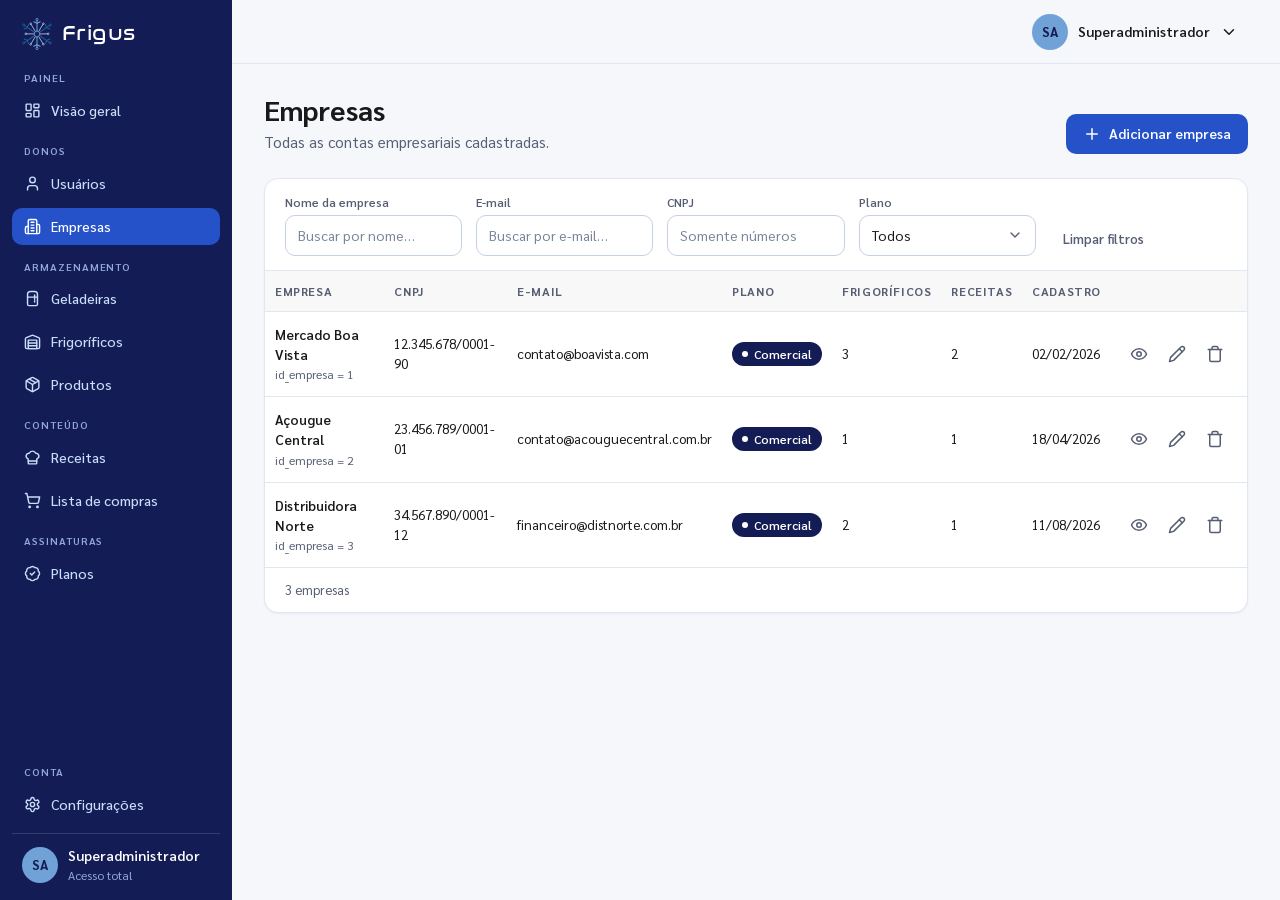
<file: pages/empresas.html>
<!DOCTYPE html>
<html lang="pt-BR">
<head>
  <meta charset="UTF-8">
  <meta name="viewport" content="width=device-width, initial-scale=1">
  <title>Empresas — Frigus Admin</title>
  <link rel="icon" href="../img/logo-flake.png" type="image/png">
  <link rel="stylesheet" href="../css/global.css">
  <link rel="stylesheet" href="../css/components.css">
  <link rel="stylesheet" href="../css/armazenamento.css">
  <link rel="stylesheet" href="../css/produtos.css">
  <link rel="stylesheet" href="../css/receitas.css">
  <link rel="stylesheet" href="../css/dashboard.css">
  <link rel="stylesheet" href="../css/v3.css">
  <link rel="stylesheet" href="../css/admin.css">
</head>
<body class="app-body theme-admin">
<div class="app">
  <aside class="sidebar" aria-label="Navegação principal">
    <a class="sidebar-brand" href="visao-geral.html" aria-label="Frigus — visão geral"><svg class="logo-flake" aria-hidden="true" width="36" height="39" viewBox="0 0 356 382" fill="none" xmlns="http://www.w3.org/2000/svg"><path d="M138.0 190.4L54.0 189.1" stroke="#C9DEF9" stroke-width="9" stroke-linecap="round"/><circle cx="44.0" cy="189.0" r="10" stroke="#C9DEF9" stroke-width="8"/><path d="M218.0 190.4L302.0 189.1" stroke="#C9DEF9" stroke-width="9" stroke-linecap="round"/><circle cx="312.0" cy="189.0" r="10" stroke="#C9DEF9" stroke-width="8"/><path d="M157.0 157.0L107.3 76.5" stroke="#C9DEF9" stroke-width="9" stroke-linecap="round"/><circle cx="102.0" cy="68.0" r="10" stroke="#C9DEF9" stroke-width="8"/><path d="M199.0 157.0L248.7 76.5" stroke="#C9DEF9" stroke-width="9" stroke-linecap="round"/><circle cx="254.0" cy="68.0" r="10" stroke="#C9DEF9" stroke-width="8"/><path d="M157.0 225.0L107.3 305.5" stroke="#C9DEF9" stroke-width="9" stroke-linecap="round"/><circle cx="102.0" cy="314.0" r="10" stroke="#C9DEF9" stroke-width="8"/><path d="M199.0 225.0L248.7 305.5" stroke="#C9DEF9" stroke-width="9" stroke-linecap="round"/><circle cx="254.0" cy="314.0" r="10" stroke="#C9DEF9" stroke-width="8"/><path d="M146.5 169.7L30.8 91.3" stroke="#1F5F97" stroke-width="12" stroke-linecap="round"/><circle cx="20.0" cy="84.0" r="13" stroke="#1F5F97" stroke-width="10"/><path d="M65.0 114.5L76.0 76.0" stroke="#1F5F97" stroke-width="12" stroke-linecap="round"/><path d="M65.0 114.5L24.0 132.0" stroke="#1F5F97" stroke-width="12" stroke-linecap="round"/><path d="M209.5 169.7L325.2 91.3" stroke="#1F5F97" stroke-width="12" stroke-linecap="round"/><circle cx="336.0" cy="84.0" r="13" stroke="#1F5F97" stroke-width="10"/><path d="M291.0 114.5L280.0 76.0" stroke="#1F5F97" stroke-width="12" stroke-linecap="round"/><path d="M291.0 114.5L332.0 132.0" stroke="#1F5F97" stroke-width="12" stroke-linecap="round"/><path d="M146.5 212.3L30.8 290.7" stroke="#1F5F97" stroke-width="12" stroke-linecap="round"/><circle cx="20.0" cy="298.0" r="13" stroke="#1F5F97" stroke-width="10"/><path d="M65.0 267.5L76.0 306.0" stroke="#1F5F97" stroke-width="12" stroke-linecap="round"/><path d="M65.0 267.5L24.0 250.0" stroke="#1F5F97" stroke-width="12" stroke-linecap="round"/><path d="M209.5 212.3L325.2 290.7" stroke="#1F5F97" stroke-width="12" stroke-linecap="round"/><circle cx="336.0" cy="298.0" r="13" stroke="#1F5F97" stroke-width="10"/><path d="M291.0 267.5L280.0 306.0" stroke="#1F5F97" stroke-width="12" stroke-linecap="round"/><path d="M291.0 267.5L332.0 250.0" stroke="#1F5F97" stroke-width="12" stroke-linecap="round"/><path d="M178.0 153.0L178.0 31.0" stroke="#70A2D7" stroke-width="12" stroke-linecap="round"/><circle cx="178.0" cy="18.0" r="13" stroke="#70A2D7" stroke-width="10"/><path d="M178.0 62.0L140.0 44.0" stroke="#70A2D7" stroke-width="12" stroke-linecap="round"/><path d="M178.0 62.0L216.0 44.0" stroke="#70A2D7" stroke-width="12" stroke-linecap="round"/><path d="M178.0 229.0L178.0 351.0" stroke="#70A2D7" stroke-width="12" stroke-linecap="round"/><circle cx="178.0" cy="364.0" r="13" stroke="#70A2D7" stroke-width="10"/><path d="M178.0 320.0L140.0 338.0" stroke="#70A2D7" stroke-width="12" stroke-linecap="round"/><path d="M178.0 320.0L216.0 338.0" stroke="#70A2D7" stroke-width="12" stroke-linecap="round"/><path d="M178.0 155.0 L209.2 173.0 L209.2 209.0 L178.0 227.0 L146.8 209.0 L146.8 173.0 Z" stroke="#70A2D7" stroke-width="10" stroke-linejoin="round"/></svg><span>Frigus</span></a>
    <p class="nav-label">Painel</p><nav class="nav" aria-label="Painel"><a href="visao-geral.html" title="Visão geral"><svg class="icon " aria-hidden="true" viewBox="0 0 24 24" data-icon="i-layout"><rect width="7" height="9" x="3" y="3" rx="1"/><rect width="7" height="5" x="14" y="3" rx="1"/><rect width="7" height="9" x="14" y="12" rx="1"/><rect width="7" height="5" x="3" y="16" rx="1"/></svg><span>Visão geral</span></a></nav><p class="nav-label">Donos</p><nav class="nav" aria-label="Donos"><a href="usuarios.html" title="Usuários"><svg class="icon " aria-hidden="true" viewBox="0 0 24 24" data-icon="i-user"><path d="M19 21v-2a4 4 0 0 0-4-4H9a4 4 0 0 0-4 4v2"/><circle cx="12" cy="7" r="4"/></svg><span>Usuários</span></a><a href="empresas.html" aria-current="page" title="Empresas"><svg class="icon " aria-hidden="true" viewBox="0 0 24 24" data-icon="i-building"><path d="M6 22V4a2 2 0 0 1 2-2h8a2 2 0 0 1 2 2v18Z"/><path d="M6 12H4a2 2 0 0 0-2 2v6a2 2 0 0 0 2 2h2"/><path d="M18 9h2a2 2 0 0 1 2 2v9a2 2 0 0 1-2 2h-2"/><path d="M10 6h4"/><path d="M10 10h4"/><path d="M10 14h4"/><path d="M10 18h4"/></svg><span>Empresas</span></a></nav><p class="nav-label">Armazenamento</p><nav class="nav" aria-label="Armazenamento"><a href="geladeiras.html" title="Geladeiras"><svg class="icon " aria-hidden="true" viewBox="0 0 24 24" data-icon="i-fridge"><path d="M5 6a4 4 0 0 1 4-4h6a4 4 0 0 1 4 4v14a2 2 0 0 1-2 2H7a2 2 0 0 1-2-2Z"/><path d="M5 10h14"/><path d="M15 7v6"/><path d="M15 15v2"/></svg><span>Geladeiras</span></a><a href="frigorificos.html" title="Frigoríficos"><svg class="icon " aria-hidden="true" viewBox="0 0 24 24" data-icon="i-warehouse"><path d="M22 8.35V20a2 2 0 0 1-2 2H4a2 2 0 0 1-2-2V8.35A2 2 0 0 1 3.26 6.5l8-3.2a2 2 0 0 1 1.48 0l8 3.2A2 2 0 0 1 22 8.35Z"/><path d="M6 18h12"/><path d="M6 14h12"/><rect width="12" height="12" x="6" y="10"/></svg><span>Frigoríficos</span></a><a href="produtos.html" title="Produtos"><svg class="icon " aria-hidden="true" viewBox="0 0 24 24" data-icon="i-package"><path d="m7.5 4.27 9 5.15"/><path d="M21 8a2 2 0 0 0-1-1.73l-7-4a2 2 0 0 0-2 0l-7 4A2 2 0 0 0 3 8v8a2 2 0 0 0 1 1.73l7 4a2 2 0 0 0 2 0l7-4A2 2 0 0 0 21 16Z"/><path d="m3.3 7 8.7 5 8.7-5"/><path d="M12 22V12"/></svg><span>Produtos</span></a></nav><p class="nav-label">Conteúdo</p><nav class="nav" aria-label="Conteúdo"><a href="receitas.html" title="Receitas"><svg class="icon " aria-hidden="true" viewBox="0 0 24 24" data-icon="i-chef"><path d="M17 21a1 1 0 0 0 1-1v-5.35c0-.457.316-.844.727-1.041a4 4 0 0 0-2.134-7.589 5 5 0 0 0-9.186 0 4 4 0 0 0-2.134 7.588c.411.198.727.585.727 1.041V20a1 1 0 0 0 1 1Z"/><path d="M6 17h12"/></svg><span>Receitas</span></a><a href="compras.html" title="Lista de compras"><svg class="icon " aria-hidden="true" viewBox="0 0 24 24" data-icon="i-cart"><circle cx="8" cy="21" r="1"/><circle cx="19" cy="21" r="1"/><path d="M2.05 2.05h2l2.66 12.42a2 2 0 0 0 2 1.58h9.78a2 2 0 0 0 1.95-1.57l1.65-7.43H5.12"/></svg><span>Lista de compras</span></a></nav><p class="nav-label">Assinaturas</p><nav class="nav" aria-label="Assinaturas"><a href="planos.html" title="Planos"><svg class="icon " aria-hidden="true" viewBox="0 0 24 24" data-icon="i-card"><path d="M3.85 8.62a4 4 0 0 1 4.78-4.77 4 4 0 0 1 6.74 0 4 4 0 0 1 4.78 4.78 4 4 0 0 1 0 6.74 4 4 0 0 1-4.77 4.78 4 4 0 0 1-6.75 0 4 4 0 0 1-4.78-4.77 4 4 0 0 1 0-6.76Z"/><path d="m9 12 2 2 4-4"/></svg><span>Planos</span></a></nav>
    <div class="sidebar-spacer"></div>
    <p class="nav-label">Conta</p><nav class="nav" aria-label="Conta"><a href="configuracoes.html" title="Configurações"><svg class="icon " aria-hidden="true" viewBox="0 0 24 24" data-icon="i-settings"><path d="M12.22 2h-.44a2 2 0 0 0-2 2v.18a2 2 0 0 1-1 1.73l-.43.25a2 2 0 0 1-2 0l-.15-.08a2 2 0 0 0-2.73.73l-.22.38a2 2 0 0 0 .73 2.73l.15.1a2 2 0 0 1 1 1.72v.51a2 2 0 0 1-1 1.74l-.15.09a2 2 0 0 0-.73 2.73l.22.38a2 2 0 0 0 2.73.73l.15-.08a2 2 0 0 1 2 0l.43.25a2 2 0 0 1 1 1.73V20a2 2 0 0 0 2 2h.44a2 2 0 0 0 2-2v-.18a2 2 0 0 1 1-1.73l.43-.25a2 2 0 0 1 2 0l.15.08a2 2 0 0 0 2.73-.73l.22-.39a2 2 0 0 0-.73-2.73l-.15-.08a2 2 0 0 1-1-1.74v-.5a2 2 0 0 1 1-1.74l.15-.09a2 2 0 0 0 .73-2.73l-.22-.38a2 2 0 0 0-2.73-.73l-.15.08a2 2 0 0 1-2 0l-.43-.25a2 2 0 0 1-1-1.73V4a2 2 0 0 0-2-2z"/><circle cx="12" cy="12" r="3"/></svg><span>Configurações</span></a></nav>
    <div class="sidebar-user"><span class="avatar" aria-hidden="true">SA</span><div class="meta"><strong>Superadministrador</strong><small>Acesso total</small></div></div>
  </aside>
  <div class="main">
    <header class="topbar">
      <div class="topbar-actions">
        <div class="menu"><button class="account-btn" type="button" data-menu-toggle aria-expanded="false" aria-label="Menu da conta"><span class="avatar" aria-hidden="true">SA</span><span class="name">Superadministrador</span><svg class="icon " aria-hidden="true" viewBox="0 0 24 24" data-icon="i-down"><path d="m6 9 6 6 6-6"/></svg></button>
          <div class="menu-list"><a class="menu-item" href="configuracoes.html"><svg class="icon " aria-hidden="true" viewBox="0 0 24 24" data-icon="i-settings"><path d="M12.22 2h-.44a2 2 0 0 0-2 2v.18a2 2 0 0 1-1 1.73l-.43.25a2 2 0 0 1-2 0l-.15-.08a2 2 0 0 0-2.73.73l-.22.38a2 2 0 0 0 .73 2.73l.15.1a2 2 0 0 1 1 1.72v.51a2 2 0 0 1-1 1.74l-.15.09a2 2 0 0 0-.73 2.73l.22.38a2 2 0 0 0 2.73.73l.15-.08a2 2 0 0 1 2 0l.43.25a2 2 0 0 1 1 1.73V20a2 2 0 0 0 2 2h.44a2 2 0 0 0 2-2v-.18a2 2 0 0 1 1-1.73l.43-.25a2 2 0 0 1 2 0l.15.08a2 2 0 0 0 2.73-.73l.22-.39a2 2 0 0 0-.73-2.73l-.15-.08a2 2 0 0 1-1-1.74v-.5a2 2 0 0 1 1-1.74l.15-.09a2 2 0 0 0 .73-2.73l-.22-.38a2 2 0 0 0-2.73-.73l-.15.08a2 2 0 0 1-2 0l-.43-.25a2 2 0 0 1-1-1.73V4a2 2 0 0 0-2-2z"/><circle cx="12" cy="12" r="3"/></svg> Configurações</a><div class="menu-sep"></div><a class="menu-item" href="../index.html"><svg class="icon " aria-hidden="true" viewBox="0 0 24 24" data-icon="i-logout"><path d="M9 21H5a2 2 0 0 1-2-2V5a2 2 0 0 1 2-2h4"/><path d="m16 17 5-5-5-5"/><path d="M21 12H9"/></svg> Sair</a></div></div>
      </div>
    </header>
    <main class="content" id="conteudo">
      <div class="page-header">
        <div><h1>Empresas</h1><p>Todas as contas empresariais cadastradas.</p></div>
        <div class="header-actions"><button class="btn btn-primary" type="button" data-open="drawer-empresa" data-mode="create"><svg class="icon " aria-hidden="true" viewBox="0 0 24 24" data-icon="i-plus"><path d="M5 12h14"/><path d="M12 5v14"/></svg> Adicionar empresa</button></div>
      </div>
      <section class="card table-card admin-table" data-admin-table data-noun="empresas">
        <div class="filters" role="search"><div class="fld"><label for="f-nome">Nome da empresa</label><input class="input" id="f-nome" type="search" data-f="nome" placeholder="Buscar por nome…" autocomplete="off"></div><div class="fld"><label for="f-email">E-mail</label><input class="input" id="f-email" type="search" data-f="email" placeholder="Buscar por e-mail…" autocomplete="off"></div><div class="fld"><label for="f-cnpj">CNPJ</label><input class="input" id="f-cnpj" type="search" data-f="cnpj" placeholder="Somente números" autocomplete="off"></div><div class="fld"><label for="f-plano">Plano</label><select class="select" id="f-plano" data-f="plano"><option value="">Todos</option><option value="COMERCIAL">Comercial</option></select></div><div class="fld fld-clear"><button class="btn btn-ghost btn-sm" type="button" data-admin-clear>Limpar filtros</button></div></div>
        <div class="table-wrap has-data">
          <table class="table products-table">
            <caption class="sr-only">Empresas cadastradas</caption>
            <thead><tr><th scope="col">Empresa</th><th scope="col">CNPJ</th><th scope="col">E-mail</th><th scope="col">Plano</th><th scope="col">Frigoríficos</th><th scope="col">Receitas</th><th scope="col">Cadastro</th><th scope="col"><span class="sr-only">Ações</span></th></tr></thead>
            <tbody>
            <tr data-row data-nome="mercado boa vista" data-email="contato@boavista.com" data-cnpj="12.345.678/0001-90" data-plano="COMERCIAL"><td><div class="cell-main">Mercado Boa Vista</div><div class="cell-sub">id_empresa = 1</div></td><td>12.345.678/0001-90</td><td>contato@boavista.com</td><td><span class="badge badge-navy">Comercial</span></td><td><span class="qty">3</span></td><td><span class="qty">2</span></td><td>02/02/2026</td><td><div class="actions"><button class="btn-icon" type="button" title="Visualizar" aria-label="Visualizar Mercado Boa Vista" data-open="drawer-empresa" data-mode="view" data-fill="{&quot;nome&quot;: &quot;Mercado Boa Vista&quot;, &quot;cnpj&quot;: &quot;12.345.678/0001-90&quot;, &quot;email&quot;: &quot;contato@boavista.com&quot;, &quot;plano&quot;: &quot;COMERCIAL&quot;}"><svg class="icon " aria-hidden="true" viewBox="0 0 24 24" data-icon="i-eye"><path d="M2 12s3-7 10-7 10 7 10 7-3 7-10 7-10-7-10-7Z"/><circle cx="12" cy="12" r="3"/></svg></button><button class="btn-icon" type="button" title="Editar" aria-label="Editar Mercado Boa Vista" data-open="drawer-empresa" data-mode="edit" data-fill="{&quot;nome&quot;: &quot;Mercado Boa Vista&quot;, &quot;cnpj&quot;: &quot;12.345.678/0001-90&quot;, &quot;email&quot;: &quot;contato@boavista.com&quot;, &quot;plano&quot;: &quot;COMERCIAL&quot;}"><svg class="icon " aria-hidden="true" viewBox="0 0 24 24" data-icon="i-edit"><path d="M17 3a2.85 2.83 0 1 1 4 4L7.5 20.5 2 22l1.5-5.5Z"/><path d="m15 5 4 4"/></svg></button><button class="btn-icon danger" type="button" title="Excluir" aria-label="Excluir Mercado Boa Vista" data-open="modal-delete" data-mode="delete" data-nome="Mercado Boa Vista"><svg class="icon " aria-hidden="true" viewBox="0 0 24 24" data-icon="i-trash"><path d="M3 6h18"/><path d="M19 6v14c0 1-1 2-2 2H7c-1 0-2-1-2-2V6"/><path d="M8 6V4c0-1 1-2 2-2h4c1 0 2 1 2 2v2"/></svg></button></div></td></tr>
            <tr data-row data-nome="açougue central" data-email="contato@acouguecentral.com.br" data-cnpj="23.456.789/0001-01" data-plano="COMERCIAL"><td><div class="cell-main">Açougue Central</div><div class="cell-sub">id_empresa = 2</div></td><td>23.456.789/0001-01</td><td>contato@acouguecentral.com.br</td><td><span class="badge badge-navy">Comercial</span></td><td><span class="qty">1</span></td><td><span class="qty">1</span></td><td>18/04/2026</td><td><div class="actions"><button class="btn-icon" type="button" title="Visualizar" aria-label="Visualizar Açougue Central" data-open="drawer-empresa" data-mode="view" data-fill="{&quot;nome&quot;: &quot;Açougue Central&quot;, &quot;cnpj&quot;: &quot;23.456.789/0001-01&quot;, &quot;email&quot;: &quot;contato@acouguecentral.com.br&quot;, &quot;plano&quot;: &quot;COMERCIAL&quot;}"><svg class="icon " aria-hidden="true" viewBox="0 0 24 24" data-icon="i-eye"><path d="M2 12s3-7 10-7 10 7 10 7-3 7-10 7-10-7-10-7Z"/><circle cx="12" cy="12" r="3"/></svg></button><button class="btn-icon" type="button" title="Editar" aria-label="Editar Açougue Central" data-open="drawer-empresa" data-mode="edit" data-fill="{&quot;nome&quot;: &quot;Açougue Central&quot;, &quot;cnpj&quot;: &quot;23.456.789/0001-01&quot;, &quot;email&quot;: &quot;contato@acouguecentral.com.br&quot;, &quot;plano&quot;: &quot;COMERCIAL&quot;}"><svg class="icon " aria-hidden="true" viewBox="0 0 24 24" data-icon="i-edit"><path d="M17 3a2.85 2.83 0 1 1 4 4L7.5 20.5 2 22l1.5-5.5Z"/><path d="m15 5 4 4"/></svg></button><button class="btn-icon danger" type="button" title="Excluir" aria-label="Excluir Açougue Central" data-open="modal-delete" data-mode="delete" data-nome="Açougue Central"><svg class="icon " aria-hidden="true" viewBox="0 0 24 24" data-icon="i-trash"><path d="M3 6h18"/><path d="M19 6v14c0 1-1 2-2 2H7c-1 0-2-1-2-2V6"/><path d="M8 6V4c0-1 1-2 2-2h4c1 0 2 1 2 2v2"/></svg></button></div></td></tr>
            <tr data-row data-nome="distribuidora norte" data-email="financeiro@distnorte.com.br" data-cnpj="34.567.890/0001-12" data-plano="COMERCIAL"><td><div class="cell-main">Distribuidora Norte</div><div class="cell-sub">id_empresa = 3</div></td><td>34.567.890/0001-12</td><td>financeiro@distnorte.com.br</td><td><span class="badge badge-navy">Comercial</span></td><td><span class="qty">2</span></td><td><span class="qty">1</span></td><td>11/08/2026</td><td><div class="actions"><button class="btn-icon" type="button" title="Visualizar" aria-label="Visualizar Distribuidora Norte" data-open="drawer-empresa" data-mode="view" data-fill="{&quot;nome&quot;: &quot;Distribuidora Norte&quot;, &quot;cnpj&quot;: &quot;34.567.890/0001-12&quot;, &quot;email&quot;: &quot;financeiro@distnorte.com.br&quot;, &quot;plano&quot;: &quot;COMERCIAL&quot;}"><svg class="icon " aria-hidden="true" viewBox="0 0 24 24" data-icon="i-eye"><path d="M2 12s3-7 10-7 10 7 10 7-3 7-10 7-10-7-10-7Z"/><circle cx="12" cy="12" r="3"/></svg></button><button class="btn-icon" type="button" title="Editar" aria-label="Editar Distribuidora Norte" data-open="drawer-empresa" data-mode="edit" data-fill="{&quot;nome&quot;: &quot;Distribuidora Norte&quot;, &quot;cnpj&quot;: &quot;34.567.890/0001-12&quot;, &quot;email&quot;: &quot;financeiro@distnorte.com.br&quot;, &quot;plano&quot;: &quot;COMERCIAL&quot;}"><svg class="icon " aria-hidden="true" viewBox="0 0 24 24" data-icon="i-edit"><path d="M17 3a2.85 2.83 0 1 1 4 4L7.5 20.5 2 22l1.5-5.5Z"/><path d="m15 5 4 4"/></svg></button><button class="btn-icon danger" type="button" title="Excluir" aria-label="Excluir Distribuidora Norte" data-open="modal-delete" data-mode="delete" data-nome="Distribuidora Norte"><svg class="icon " aria-hidden="true" viewBox="0 0 24 24" data-icon="i-trash"><path d="M3 6h18"/><path d="M19 6v14c0 1-1 2-2 2H7c-1 0-2-1-2-2V6"/><path d="M8 6V4c0-1 1-2 2-2h4c1 0 2 1 2 2v2"/></svg></button></div></td></tr>
            </tbody>
          </table>
        </div>
        <p class="admin-empty" data-empty hidden>Nenhum registro encontrado com esses filtros.</p>
        <div class="table-footer"><span data-count>3 empresas</span><nav class="pager" data-pager aria-label="Paginação" hidden></nav></div>
      </section>
    </main>
  </div>
</div>

<div class="overlay" id="overlay"></div>
<div class="toast-region" id="toasts" aria-live="polite"></div>
<aside class="drawer" id="drawer-empresa" role="dialog" aria-modal="true" aria-labelledby="drawer-empresa-t" aria-hidden="true">
  <form data-demo data-toast-create="Empresa adicionada com sucesso." data-toast-edit="Empresa atualizada." method="post" action="#">
    <input type="hidden" name="action" value="/empresa-inserir">
    <div class="panel-header"><div><h2 id="drawer-empresa-t" data-title-create="Adicionar empresa" data-title-edit="Editar empresa" data-title-view="Detalhes da empresa">Adicionar empresa</h2><p>Dados de acesso e plano da conta empresarial.</p></div><button class="btn-icon" type="button" data-close aria-label="Fechar"><svg class="icon " aria-hidden="true" viewBox="0 0 24 24" data-icon="i-x"><path d="M18 6 6 18"/><path d="m6 6 12 12"/></svg></button></div>
    <div class="panel-body">
<section class="form-section"><h3 class="section-title">Dados da empresa</h3><div class="form-grid"><div class="form-group span-2"><label class="label req" for="em-nome">Nome da empresa</label><input class="input" id="em-nome" name="nome" type="text" required placeholder="Ex.: Mercado Boa Vista" ></div><div class="form-group "><label class="label req" for="em-cnpj">CNPJ</label><input class="input" id="em-cnpj" name="cnpj" type="text" required placeholder="00.000.000/0000-00" inputmode="numeric"></div><div class="form-group "><label class="label req" for="em-plano">Plano</label><select class="select" id="em-plano" name="plano" required ><option value="">Selecione</option><option value="COMERCIAL">Comercial · R$ 99,90/mês</option></select></div><div class="form-group span-2"><label class="label req" for="em-email">E-mail de contato</label><input class="input" id="em-email" name="email" type="email" required placeholder="contato@empresa.com" ></div><div class="form-group span-2" data-pass><label class="label req" for="em-senha">Senha</label><input class="input" id="em-senha" name="senha" type="password" required minlength="8" placeholder="Mínimo de 8 caracteres" autocomplete="new-password"><span class="hint" data-pass-hint>Ao editar, deixe em branco para manter a senha atual.</span></div><div class="pass-note span-2"><svg class="icon " aria-hidden="true" viewBox="0 0 24 24" data-icon="i-info"><circle cx="12" cy="12" r="10"/><path d="M12 16v-4"/><path d="M12 8h.01"/></svg><span>A senha não é exibida por questões de segurança. Para trocá-la, use a opção Editar.</span></div></div></section>
    </div>
    <div class="panel-footer"><button class="btn btn-secondary" type="button" data-close>Cancelar</button><button class="btn btn-primary" type="submit" data-label-create="Adicionar empresa" data-label-edit="Salvar alterações">Adicionar empresa</button></div>
  </form>
</aside>
<div class="modal" id="modal-delete" role="alertdialog" aria-modal="true" aria-labelledby="modal-delete-t" aria-hidden="true">
  <form data-demo data-toast="Empresa excluída." method="post" action="#">
    <div class="modal-body"><span class="modal-icon"><svg class="icon " aria-hidden="true" viewBox="0 0 24 24" data-icon="i-trash"><path d="M3 6h18"/><path d="M19 6v14c0 1-1 2-2 2H7c-1 0-2-1-2-2V6"/><path d="M8 6V4c0-1 1-2 2-2h4c1 0 2 1 2 2v2"/></svg></span>
      <h2 id="modal-delete-t">Excluir "<span data-slot="nome">—</span>"?</h2>
      <p>Os registros ligados a este empresa poderão ser afetados. Esta ação não poderá ser desfeita.</p></div>
    <div class="modal-footer"><button class="btn btn-secondary" type="button" data-close>Cancelar</button><button class="btn btn-danger" type="submit">Excluir empresa</button></div>
  </form>
</div>
  <script src="../js/ui.js"></script>
  <script src="../js/admin.js"></script>
</body>
</html>
</file>
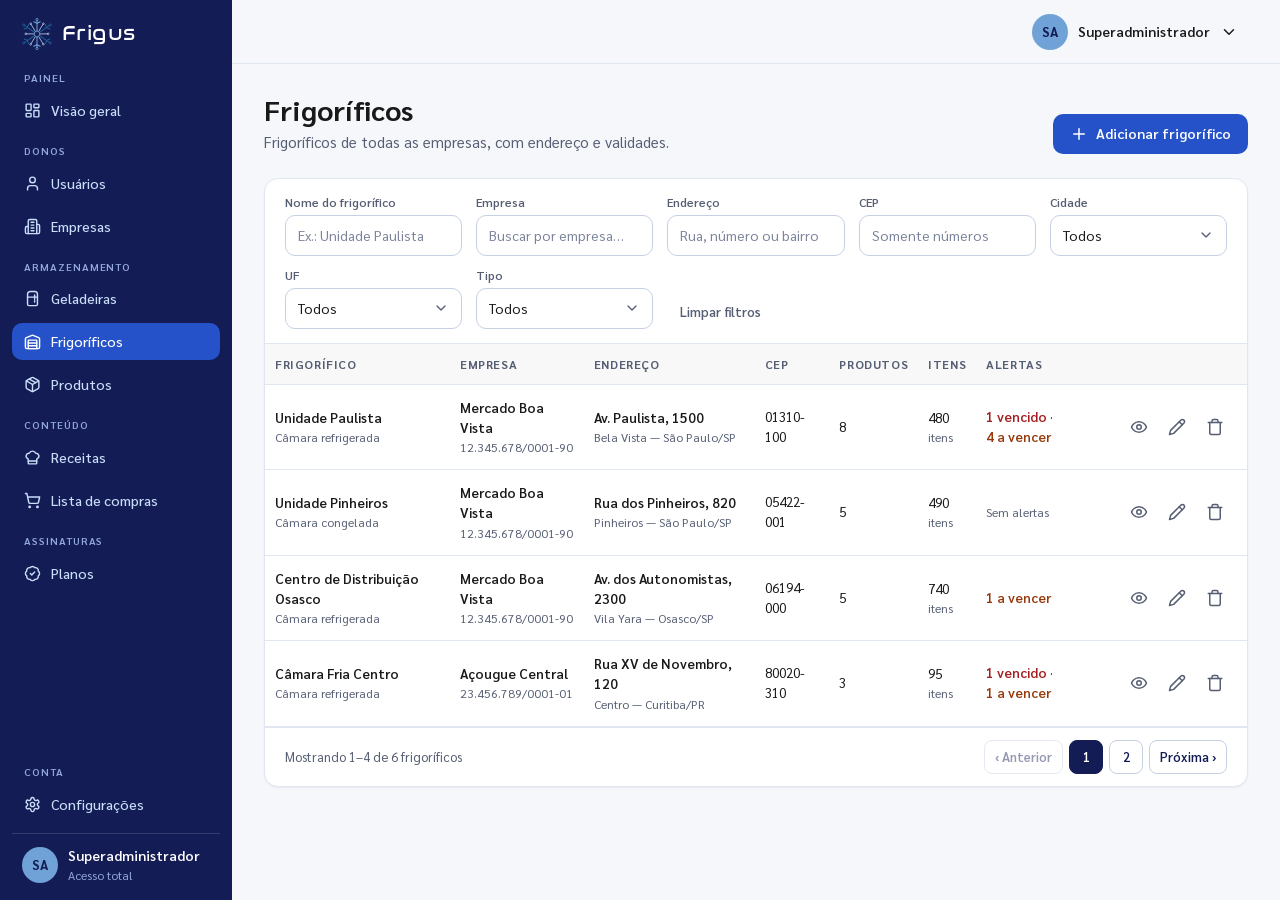
<file: pages/frigorificos.html>
<!DOCTYPE html>
<html lang="pt-BR">
<head>
  <meta charset="UTF-8">
  <meta name="viewport" content="width=device-width, initial-scale=1">
  <title>Frigoríficos — Frigus Admin</title>
  <link rel="icon" href="../img/logo-flake.png" type="image/png">
  <link rel="stylesheet" href="../css/global.css">
  <link rel="stylesheet" href="../css/components.css">
  <link rel="stylesheet" href="../css/armazenamento.css">
  <link rel="stylesheet" href="../css/produtos.css">
  <link rel="stylesheet" href="../css/receitas.css">
  <link rel="stylesheet" href="../css/dashboard.css">
  <link rel="stylesheet" href="../css/v3.css">
  <link rel="stylesheet" href="../css/admin.css">
</head>
<body class="app-body theme-admin">
<div class="app">
  <aside class="sidebar" aria-label="Navegação principal">
    <a class="sidebar-brand" href="visao-geral.html" aria-label="Frigus — visão geral"><svg class="logo-flake" aria-hidden="true" width="36" height="39" viewBox="0 0 356 382" fill="none" xmlns="http://www.w3.org/2000/svg"><path d="M138.0 190.4L54.0 189.1" stroke="#C9DEF9" stroke-width="9" stroke-linecap="round"/><circle cx="44.0" cy="189.0" r="10" stroke="#C9DEF9" stroke-width="8"/><path d="M218.0 190.4L302.0 189.1" stroke="#C9DEF9" stroke-width="9" stroke-linecap="round"/><circle cx="312.0" cy="189.0" r="10" stroke="#C9DEF9" stroke-width="8"/><path d="M157.0 157.0L107.3 76.5" stroke="#C9DEF9" stroke-width="9" stroke-linecap="round"/><circle cx="102.0" cy="68.0" r="10" stroke="#C9DEF9" stroke-width="8"/><path d="M199.0 157.0L248.7 76.5" stroke="#C9DEF9" stroke-width="9" stroke-linecap="round"/><circle cx="254.0" cy="68.0" r="10" stroke="#C9DEF9" stroke-width="8"/><path d="M157.0 225.0L107.3 305.5" stroke="#C9DEF9" stroke-width="9" stroke-linecap="round"/><circle cx="102.0" cy="314.0" r="10" stroke="#C9DEF9" stroke-width="8"/><path d="M199.0 225.0L248.7 305.5" stroke="#C9DEF9" stroke-width="9" stroke-linecap="round"/><circle cx="254.0" cy="314.0" r="10" stroke="#C9DEF9" stroke-width="8"/><path d="M146.5 169.7L30.8 91.3" stroke="#1F5F97" stroke-width="12" stroke-linecap="round"/><circle cx="20.0" cy="84.0" r="13" stroke="#1F5F97" stroke-width="10"/><path d="M65.0 114.5L76.0 76.0" stroke="#1F5F97" stroke-width="12" stroke-linecap="round"/><path d="M65.0 114.5L24.0 132.0" stroke="#1F5F97" stroke-width="12" stroke-linecap="round"/><path d="M209.5 169.7L325.2 91.3" stroke="#1F5F97" stroke-width="12" stroke-linecap="round"/><circle cx="336.0" cy="84.0" r="13" stroke="#1F5F97" stroke-width="10"/><path d="M291.0 114.5L280.0 76.0" stroke="#1F5F97" stroke-width="12" stroke-linecap="round"/><path d="M291.0 114.5L332.0 132.0" stroke="#1F5F97" stroke-width="12" stroke-linecap="round"/><path d="M146.5 212.3L30.8 290.7" stroke="#1F5F97" stroke-width="12" stroke-linecap="round"/><circle cx="20.0" cy="298.0" r="13" stroke="#1F5F97" stroke-width="10"/><path d="M65.0 267.5L76.0 306.0" stroke="#1F5F97" stroke-width="12" stroke-linecap="round"/><path d="M65.0 267.5L24.0 250.0" stroke="#1F5F97" stroke-width="12" stroke-linecap="round"/><path d="M209.5 212.3L325.2 290.7" stroke="#1F5F97" stroke-width="12" stroke-linecap="round"/><circle cx="336.0" cy="298.0" r="13" stroke="#1F5F97" stroke-width="10"/><path d="M291.0 267.5L280.0 306.0" stroke="#1F5F97" stroke-width="12" stroke-linecap="round"/><path d="M291.0 267.5L332.0 250.0" stroke="#1F5F97" stroke-width="12" stroke-linecap="round"/><path d="M178.0 153.0L178.0 31.0" stroke="#70A2D7" stroke-width="12" stroke-linecap="round"/><circle cx="178.0" cy="18.0" r="13" stroke="#70A2D7" stroke-width="10"/><path d="M178.0 62.0L140.0 44.0" stroke="#70A2D7" stroke-width="12" stroke-linecap="round"/><path d="M178.0 62.0L216.0 44.0" stroke="#70A2D7" stroke-width="12" stroke-linecap="round"/><path d="M178.0 229.0L178.0 351.0" stroke="#70A2D7" stroke-width="12" stroke-linecap="round"/><circle cx="178.0" cy="364.0" r="13" stroke="#70A2D7" stroke-width="10"/><path d="M178.0 320.0L140.0 338.0" stroke="#70A2D7" stroke-width="12" stroke-linecap="round"/><path d="M178.0 320.0L216.0 338.0" stroke="#70A2D7" stroke-width="12" stroke-linecap="round"/><path d="M178.0 155.0 L209.2 173.0 L209.2 209.0 L178.0 227.0 L146.8 209.0 L146.8 173.0 Z" stroke="#70A2D7" stroke-width="10" stroke-linejoin="round"/></svg><span>Frigus</span></a>
    <p class="nav-label">Painel</p><nav class="nav" aria-label="Painel"><a href="visao-geral.html" title="Visão geral"><svg class="icon " aria-hidden="true" viewBox="0 0 24 24" data-icon="i-layout"><rect width="7" height="9" x="3" y="3" rx="1"/><rect width="7" height="5" x="14" y="3" rx="1"/><rect width="7" height="9" x="14" y="12" rx="1"/><rect width="7" height="5" x="3" y="16" rx="1"/></svg><span>Visão geral</span></a></nav><p class="nav-label">Donos</p><nav class="nav" aria-label="Donos"><a href="usuarios.html" title="Usuários"><svg class="icon " aria-hidden="true" viewBox="0 0 24 24" data-icon="i-user"><path d="M19 21v-2a4 4 0 0 0-4-4H9a4 4 0 0 0-4 4v2"/><circle cx="12" cy="7" r="4"/></svg><span>Usuários</span></a><a href="empresas.html" title="Empresas"><svg class="icon " aria-hidden="true" viewBox="0 0 24 24" data-icon="i-building"><path d="M6 22V4a2 2 0 0 1 2-2h8a2 2 0 0 1 2 2v18Z"/><path d="M6 12H4a2 2 0 0 0-2 2v6a2 2 0 0 0 2 2h2"/><path d="M18 9h2a2 2 0 0 1 2 2v9a2 2 0 0 1-2 2h-2"/><path d="M10 6h4"/><path d="M10 10h4"/><path d="M10 14h4"/><path d="M10 18h4"/></svg><span>Empresas</span></a></nav><p class="nav-label">Armazenamento</p><nav class="nav" aria-label="Armazenamento"><a href="geladeiras.html" title="Geladeiras"><svg class="icon " aria-hidden="true" viewBox="0 0 24 24" data-icon="i-fridge"><path d="M5 6a4 4 0 0 1 4-4h6a4 4 0 0 1 4 4v14a2 2 0 0 1-2 2H7a2 2 0 0 1-2-2Z"/><path d="M5 10h14"/><path d="M15 7v6"/><path d="M15 15v2"/></svg><span>Geladeiras</span></a><a href="frigorificos.html" aria-current="page" title="Frigoríficos"><svg class="icon " aria-hidden="true" viewBox="0 0 24 24" data-icon="i-warehouse"><path d="M22 8.35V20a2 2 0 0 1-2 2H4a2 2 0 0 1-2-2V8.35A2 2 0 0 1 3.26 6.5l8-3.2a2 2 0 0 1 1.48 0l8 3.2A2 2 0 0 1 22 8.35Z"/><path d="M6 18h12"/><path d="M6 14h12"/><rect width="12" height="12" x="6" y="10"/></svg><span>Frigoríficos</span></a><a href="produtos.html" title="Produtos"><svg class="icon " aria-hidden="true" viewBox="0 0 24 24" data-icon="i-package"><path d="m7.5 4.27 9 5.15"/><path d="M21 8a2 2 0 0 0-1-1.73l-7-4a2 2 0 0 0-2 0l-7 4A2 2 0 0 0 3 8v8a2 2 0 0 0 1 1.73l7 4a2 2 0 0 0 2 0l7-4A2 2 0 0 0 21 16Z"/><path d="m3.3 7 8.7 5 8.7-5"/><path d="M12 22V12"/></svg><span>Produtos</span></a></nav><p class="nav-label">Conteúdo</p><nav class="nav" aria-label="Conteúdo"><a href="receitas.html" title="Receitas"><svg class="icon " aria-hidden="true" viewBox="0 0 24 24" data-icon="i-chef"><path d="M17 21a1 1 0 0 0 1-1v-5.35c0-.457.316-.844.727-1.041a4 4 0 0 0-2.134-7.589 5 5 0 0 0-9.186 0 4 4 0 0 0-2.134 7.588c.411.198.727.585.727 1.041V20a1 1 0 0 0 1 1Z"/><path d="M6 17h12"/></svg><span>Receitas</span></a><a href="compras.html" title="Lista de compras"><svg class="icon " aria-hidden="true" viewBox="0 0 24 24" data-icon="i-cart"><circle cx="8" cy="21" r="1"/><circle cx="19" cy="21" r="1"/><path d="M2.05 2.05h2l2.66 12.42a2 2 0 0 0 2 1.58h9.78a2 2 0 0 0 1.95-1.57l1.65-7.43H5.12"/></svg><span>Lista de compras</span></a></nav><p class="nav-label">Assinaturas</p><nav class="nav" aria-label="Assinaturas"><a href="planos.html" title="Planos"><svg class="icon " aria-hidden="true" viewBox="0 0 24 24" data-icon="i-card"><path d="M3.85 8.62a4 4 0 0 1 4.78-4.77 4 4 0 0 1 6.74 0 4 4 0 0 1 4.78 4.78 4 4 0 0 1 0 6.74 4 4 0 0 1-4.77 4.78 4 4 0 0 1-6.75 0 4 4 0 0 1-4.78-4.77 4 4 0 0 1 0-6.76Z"/><path d="m9 12 2 2 4-4"/></svg><span>Planos</span></a></nav>
    <div class="sidebar-spacer"></div>
    <p class="nav-label">Conta</p><nav class="nav" aria-label="Conta"><a href="configuracoes.html" title="Configurações"><svg class="icon " aria-hidden="true" viewBox="0 0 24 24" data-icon="i-settings"><path d="M12.22 2h-.44a2 2 0 0 0-2 2v.18a2 2 0 0 1-1 1.73l-.43.25a2 2 0 0 1-2 0l-.15-.08a2 2 0 0 0-2.73.73l-.22.38a2 2 0 0 0 .73 2.73l.15.1a2 2 0 0 1 1 1.72v.51a2 2 0 0 1-1 1.74l-.15.09a2 2 0 0 0-.73 2.73l.22.38a2 2 0 0 0 2.73.73l.15-.08a2 2 0 0 1 2 0l.43.25a2 2 0 0 1 1 1.73V20a2 2 0 0 0 2 2h.44a2 2 0 0 0 2-2v-.18a2 2 0 0 1 1-1.73l.43-.25a2 2 0 0 1 2 0l.15.08a2 2 0 0 0 2.73-.73l.22-.39a2 2 0 0 0-.73-2.73l-.15-.08a2 2 0 0 1-1-1.74v-.5a2 2 0 0 1 1-1.74l.15-.09a2 2 0 0 0 .73-2.73l-.22-.38a2 2 0 0 0-2.73-.73l-.15.08a2 2 0 0 1-2 0l-.43-.25a2 2 0 0 1-1-1.73V4a2 2 0 0 0-2-2z"/><circle cx="12" cy="12" r="3"/></svg><span>Configurações</span></a></nav>
    <div class="sidebar-user"><span class="avatar" aria-hidden="true">SA</span><div class="meta"><strong>Superadministrador</strong><small>Acesso total</small></div></div>
  </aside>
  <div class="main">
    <header class="topbar">
      <div class="topbar-actions">
        <div class="menu"><button class="account-btn" type="button" data-menu-toggle aria-expanded="false" aria-label="Menu da conta"><span class="avatar" aria-hidden="true">SA</span><span class="name">Superadministrador</span><svg class="icon " aria-hidden="true" viewBox="0 0 24 24" data-icon="i-down"><path d="m6 9 6 6 6-6"/></svg></button>
          <div class="menu-list"><a class="menu-item" href="configuracoes.html"><svg class="icon " aria-hidden="true" viewBox="0 0 24 24" data-icon="i-settings"><path d="M12.22 2h-.44a2 2 0 0 0-2 2v.18a2 2 0 0 1-1 1.73l-.43.25a2 2 0 0 1-2 0l-.15-.08a2 2 0 0 0-2.73.73l-.22.38a2 2 0 0 0 .73 2.73l.15.1a2 2 0 0 1 1 1.72v.51a2 2 0 0 1-1 1.74l-.15.09a2 2 0 0 0-.73 2.73l.22.38a2 2 0 0 0 2.73.73l.15-.08a2 2 0 0 1 2 0l.43.25a2 2 0 0 1 1 1.73V20a2 2 0 0 0 2 2h.44a2 2 0 0 0 2-2v-.18a2 2 0 0 1 1-1.73l.43-.25a2 2 0 0 1 2 0l.15.08a2 2 0 0 0 2.73-.73l.22-.39a2 2 0 0 0-.73-2.73l-.15-.08a2 2 0 0 1-1-1.74v-.5a2 2 0 0 1 1-1.74l.15-.09a2 2 0 0 0 .73-2.73l-.22-.38a2 2 0 0 0-2.73-.73l-.15.08a2 2 0 0 1-2 0l-.43-.25a2 2 0 0 1-1-1.73V4a2 2 0 0 0-2-2z"/><circle cx="12" cy="12" r="3"/></svg> Configurações</a><div class="menu-sep"></div><a class="menu-item" href="../index.html"><svg class="icon " aria-hidden="true" viewBox="0 0 24 24" data-icon="i-logout"><path d="M9 21H5a2 2 0 0 1-2-2V5a2 2 0 0 1 2-2h4"/><path d="m16 17 5-5-5-5"/><path d="M21 12H9"/></svg> Sair</a></div></div>
      </div>
    </header>
    <main class="content" id="conteudo">
      <div class="page-header">
        <div><h1>Frigoríficos</h1><p>Frigoríficos de todas as empresas, com endereço e validades.</p></div>
        <div class="header-actions"><button class="btn btn-primary" type="button" data-open="drawer-frigorifico" data-mode="create"><svg class="icon " aria-hidden="true" viewBox="0 0 24 24" data-icon="i-plus"><path d="M5 12h14"/><path d="M12 5v14"/></svg> Adicionar frigorífico</button></div>
      </div>
      <section class="card table-card admin-table" data-admin-table data-noun="frigoríficos">
        <div class="filters" role="search"><div class="fld"><label for="f-nome">Nome do frigorífico</label><input class="input" id="f-nome" type="search" data-f="nome" placeholder="Ex.: Unidade Paulista" autocomplete="off"></div><div class="fld"><label for="f-empresa">Empresa</label><input class="input" id="f-empresa" type="search" data-f="empresa" placeholder="Buscar por empresa…" autocomplete="off"></div><div class="fld"><label for="f-endereco">Endereço</label><input class="input" id="f-endereco" type="search" data-f="endereco" placeholder="Rua, número ou bairro" autocomplete="off"></div><div class="fld"><label for="f-cep">CEP</label><input class="input" id="f-cep" type="search" data-f="cep" placeholder="Somente números" autocomplete="off"></div><div class="fld"><label for="f-cidade">Cidade</label><select class="select" id="f-cidade" data-f="cidade"><option value="">Todos</option><option value="Curitiba">Curitiba</option><option value="Manaus">Manaus</option><option value="Osasco">Osasco</option><option value="São Paulo">São Paulo</option></select></div><div class="fld"><label for="f-uf">UF</label><select class="select" id="f-uf" data-f="uf"><option value="">Todos</option><option value="AM">AM</option><option value="PR">PR</option><option value="SP">SP</option></select></div><div class="fld"><label for="f-tipo">Tipo</label><select class="select" id="f-tipo" data-f="tipo"><option value="">Todos</option><option value="Câmara congelada">Câmara congelada</option><option value="Câmara refrigerada">Câmara refrigerada</option><option value="Entreposto">Entreposto</option></select></div><div class="fld fld-clear"><button class="btn btn-ghost btn-sm" type="button" data-admin-clear>Limpar filtros</button></div></div>
        <div class="table-wrap has-data">
          <table class="table products-table">
            <caption class="sr-only">Frigoríficos de todas as empresas</caption>
            <thead><tr><th scope="col">Frigorífico</th><th scope="col">Empresa</th><th scope="col">Endereço</th><th scope="col">CEP</th><th scope="col">Produtos</th><th scope="col">Itens</th><th scope="col">Alertas</th><th scope="col"><span class="sr-only">Ações</span></th></tr></thead>
            <tbody>
            <tr data-row data-nome="unidade paulista" data-empresa="mercado boa vista" data-endereco="av. paulista 1500 bela vista" data-cep="01310-100" data-cidade="São Paulo" data-uf="SP" data-tipo="Câmara refrigerada"><td><div class="cell-main">Unidade Paulista</div><div class="cell-sub">Câmara refrigerada</div></td><td><div class="cell-main">Mercado Boa Vista</div><div class="cell-sub">12.345.678/0001-90</div></td><td><div class="cell-main">Av. Paulista, 1500</div><div class="cell-sub">Bela Vista — São Paulo/SP</div></td><td>01310-100</td><td><span class="qty">8</span></td><td><span class="qty">480</span><div class="cell-sub">itens</div></td><td><span class="due-expired">1 vencido</span> · <span class="due-today">4 a vencer</span></td><td><div class="actions"><button class="btn-icon" type="button" title="Visualizar" aria-label="Visualizar Unidade Paulista" data-open="drawer-frigorifico" data-mode="view" data-fill="{&quot;tipo&quot;: &quot;Câmara refrigerada&quot;, &quot;nomeUnidade&quot;: &quot;Unidade Paulista&quot;, &quot;idEmpresa&quot;: 1, &quot;cep&quot;: &quot;01310-100&quot;, &quot;pais&quot;: &quot;Brasil&quot;, &quot;rua&quot;: &quot;Av. Paulista&quot;, &quot;numero&quot;: &quot;1500&quot;, &quot;bairro&quot;: &quot;Bela Vista&quot;, &quot;cidade&quot;: &quot;São Paulo&quot;, &quot;uf&quot;: &quot;SP&quot;}"><svg class="icon " aria-hidden="true" viewBox="0 0 24 24" data-icon="i-eye"><path d="M2 12s3-7 10-7 10 7 10 7-3 7-10 7-10-7-10-7Z"/><circle cx="12" cy="12" r="3"/></svg></button><button class="btn-icon" type="button" title="Editar" aria-label="Editar Unidade Paulista" data-open="drawer-frigorifico" data-mode="edit" data-fill="{&quot;tipo&quot;: &quot;Câmara refrigerada&quot;, &quot;nomeUnidade&quot;: &quot;Unidade Paulista&quot;, &quot;idEmpresa&quot;: 1, &quot;cep&quot;: &quot;01310-100&quot;, &quot;pais&quot;: &quot;Brasil&quot;, &quot;rua&quot;: &quot;Av. Paulista&quot;, &quot;numero&quot;: &quot;1500&quot;, &quot;bairro&quot;: &quot;Bela Vista&quot;, &quot;cidade&quot;: &quot;São Paulo&quot;, &quot;uf&quot;: &quot;SP&quot;}"><svg class="icon " aria-hidden="true" viewBox="0 0 24 24" data-icon="i-edit"><path d="M17 3a2.85 2.83 0 1 1 4 4L7.5 20.5 2 22l1.5-5.5Z"/><path d="m15 5 4 4"/></svg></button><button class="btn-icon danger" type="button" title="Excluir" aria-label="Excluir Unidade Paulista" data-open="modal-delete" data-mode="delete" data-nome="Unidade Paulista"><svg class="icon " aria-hidden="true" viewBox="0 0 24 24" data-icon="i-trash"><path d="M3 6h18"/><path d="M19 6v14c0 1-1 2-2 2H7c-1 0-2-1-2-2V6"/><path d="M8 6V4c0-1 1-2 2-2h4c1 0 2 1 2 2v2"/></svg></button></div></td></tr>
            <tr data-row data-nome="unidade pinheiros" data-empresa="mercado boa vista" data-endereco="rua dos pinheiros 820 pinheiros" data-cep="05422-001" data-cidade="São Paulo" data-uf="SP" data-tipo="Câmara congelada"><td><div class="cell-main">Unidade Pinheiros</div><div class="cell-sub">Câmara congelada</div></td><td><div class="cell-main">Mercado Boa Vista</div><div class="cell-sub">12.345.678/0001-90</div></td><td><div class="cell-main">Rua dos Pinheiros, 820</div><div class="cell-sub">Pinheiros — São Paulo/SP</div></td><td>05422-001</td><td><span class="qty">5</span></td><td><span class="qty">490</span><div class="cell-sub">itens</div></td><td><span class="cell-sub">Sem alertas</span></td><td><div class="actions"><button class="btn-icon" type="button" title="Visualizar" aria-label="Visualizar Unidade Pinheiros" data-open="drawer-frigorifico" data-mode="view" data-fill="{&quot;tipo&quot;: &quot;Câmara congelada&quot;, &quot;nomeUnidade&quot;: &quot;Unidade Pinheiros&quot;, &quot;idEmpresa&quot;: 1, &quot;cep&quot;: &quot;05422-001&quot;, &quot;pais&quot;: &quot;Brasil&quot;, &quot;rua&quot;: &quot;Rua dos Pinheiros&quot;, &quot;numero&quot;: &quot;820&quot;, &quot;bairro&quot;: &quot;Pinheiros&quot;, &quot;cidade&quot;: &quot;São Paulo&quot;, &quot;uf&quot;: &quot;SP&quot;}"><svg class="icon " aria-hidden="true" viewBox="0 0 24 24" data-icon="i-eye"><path d="M2 12s3-7 10-7 10 7 10 7-3 7-10 7-10-7-10-7Z"/><circle cx="12" cy="12" r="3"/></svg></button><button class="btn-icon" type="button" title="Editar" aria-label="Editar Unidade Pinheiros" data-open="drawer-frigorifico" data-mode="edit" data-fill="{&quot;tipo&quot;: &quot;Câmara congelada&quot;, &quot;nomeUnidade&quot;: &quot;Unidade Pinheiros&quot;, &quot;idEmpresa&quot;: 1, &quot;cep&quot;: &quot;05422-001&quot;, &quot;pais&quot;: &quot;Brasil&quot;, &quot;rua&quot;: &quot;Rua dos Pinheiros&quot;, &quot;numero&quot;: &quot;820&quot;, &quot;bairro&quot;: &quot;Pinheiros&quot;, &quot;cidade&quot;: &quot;São Paulo&quot;, &quot;uf&quot;: &quot;SP&quot;}"><svg class="icon " aria-hidden="true" viewBox="0 0 24 24" data-icon="i-edit"><path d="M17 3a2.85 2.83 0 1 1 4 4L7.5 20.5 2 22l1.5-5.5Z"/><path d="m15 5 4 4"/></svg></button><button class="btn-icon danger" type="button" title="Excluir" aria-label="Excluir Unidade Pinheiros" data-open="modal-delete" data-mode="delete" data-nome="Unidade Pinheiros"><svg class="icon " aria-hidden="true" viewBox="0 0 24 24" data-icon="i-trash"><path d="M3 6h18"/><path d="M19 6v14c0 1-1 2-2 2H7c-1 0-2-1-2-2V6"/><path d="M8 6V4c0-1 1-2 2-2h4c1 0 2 1 2 2v2"/></svg></button></div></td></tr>
            <tr data-row data-nome="centro de distribuição osasco" data-empresa="mercado boa vista" data-endereco="av. dos autonomistas 2300 vila yara" data-cep="06194-000" data-cidade="Osasco" data-uf="SP" data-tipo="Câmara refrigerada"><td><div class="cell-main">Centro de Distribuição Osasco</div><div class="cell-sub">Câmara refrigerada</div></td><td><div class="cell-main">Mercado Boa Vista</div><div class="cell-sub">12.345.678/0001-90</div></td><td><div class="cell-main">Av. dos Autonomistas, 2300</div><div class="cell-sub">Vila Yara — Osasco/SP</div></td><td>06194-000</td><td><span class="qty">5</span></td><td><span class="qty">740</span><div class="cell-sub">itens</div></td><td><span class="due-today">1 a vencer</span></td><td><div class="actions"><button class="btn-icon" type="button" title="Visualizar" aria-label="Visualizar Centro de Distribuição Osasco" data-open="drawer-frigorifico" data-mode="view" data-fill="{&quot;tipo&quot;: &quot;Câmara refrigerada&quot;, &quot;nomeUnidade&quot;: &quot;Centro de Distribuição Osasco&quot;, &quot;idEmpresa&quot;: 1, &quot;cep&quot;: &quot;06194-000&quot;, &quot;pais&quot;: &quot;Brasil&quot;, &quot;rua&quot;: &quot;Av. dos Autonomistas&quot;, &quot;numero&quot;: &quot;2300&quot;, &quot;bairro&quot;: &quot;Vila Yara&quot;, &quot;cidade&quot;: &quot;Osasco&quot;, &quot;uf&quot;: &quot;SP&quot;}"><svg class="icon " aria-hidden="true" viewBox="0 0 24 24" data-icon="i-eye"><path d="M2 12s3-7 10-7 10 7 10 7-3 7-10 7-10-7-10-7Z"/><circle cx="12" cy="12" r="3"/></svg></button><button class="btn-icon" type="button" title="Editar" aria-label="Editar Centro de Distribuição Osasco" data-open="drawer-frigorifico" data-mode="edit" data-fill="{&quot;tipo&quot;: &quot;Câmara refrigerada&quot;, &quot;nomeUnidade&quot;: &quot;Centro de Distribuição Osasco&quot;, &quot;idEmpresa&quot;: 1, &quot;cep&quot;: &quot;06194-000&quot;, &quot;pais&quot;: &quot;Brasil&quot;, &quot;rua&quot;: &quot;Av. dos Autonomistas&quot;, &quot;numero&quot;: &quot;2300&quot;, &quot;bairro&quot;: &quot;Vila Yara&quot;, &quot;cidade&quot;: &quot;Osasco&quot;, &quot;uf&quot;: &quot;SP&quot;}"><svg class="icon " aria-hidden="true" viewBox="0 0 24 24" data-icon="i-edit"><path d="M17 3a2.85 2.83 0 1 1 4 4L7.5 20.5 2 22l1.5-5.5Z"/><path d="m15 5 4 4"/></svg></button><button class="btn-icon danger" type="button" title="Excluir" aria-label="Excluir Centro de Distribuição Osasco" data-open="modal-delete" data-mode="delete" data-nome="Centro de Distribuição Osasco"><svg class="icon " aria-hidden="true" viewBox="0 0 24 24" data-icon="i-trash"><path d="M3 6h18"/><path d="M19 6v14c0 1-1 2-2 2H7c-1 0-2-1-2-2V6"/><path d="M8 6V4c0-1 1-2 2-2h4c1 0 2 1 2 2v2"/></svg></button></div></td></tr>
            <tr data-row data-nome="câmara fria centro" data-empresa="açougue central" data-endereco="rua xv de novembro 120 centro" data-cep="80020-310" data-cidade="Curitiba" data-uf="PR" data-tipo="Câmara refrigerada"><td><div class="cell-main">Câmara Fria Centro</div><div class="cell-sub">Câmara refrigerada</div></td><td><div class="cell-main">Açougue Central</div><div class="cell-sub">23.456.789/0001-01</div></td><td><div class="cell-main">Rua XV de Novembro, 120</div><div class="cell-sub">Centro — Curitiba/PR</div></td><td>80020-310</td><td><span class="qty">3</span></td><td><span class="qty">95</span><div class="cell-sub">itens</div></td><td><span class="due-expired">1 vencido</span> · <span class="due-today">1 a vencer</span></td><td><div class="actions"><button class="btn-icon" type="button" title="Visualizar" aria-label="Visualizar Câmara Fria Centro" data-open="drawer-frigorifico" data-mode="view" data-fill="{&quot;tipo&quot;: &quot;Câmara refrigerada&quot;, &quot;nomeUnidade&quot;: &quot;Câmara Fria Centro&quot;, &quot;idEmpresa&quot;: 2, &quot;cep&quot;: &quot;80020-310&quot;, &quot;pais&quot;: &quot;Brasil&quot;, &quot;rua&quot;: &quot;Rua XV de Novembro&quot;, &quot;numero&quot;: &quot;120&quot;, &quot;bairro&quot;: &quot;Centro&quot;, &quot;cidade&quot;: &quot;Curitiba&quot;, &quot;uf&quot;: &quot;PR&quot;}"><svg class="icon " aria-hidden="true" viewBox="0 0 24 24" data-icon="i-eye"><path d="M2 12s3-7 10-7 10 7 10 7-3 7-10 7-10-7-10-7Z"/><circle cx="12" cy="12" r="3"/></svg></button><button class="btn-icon" type="button" title="Editar" aria-label="Editar Câmara Fria Centro" data-open="drawer-frigorifico" data-mode="edit" data-fill="{&quot;tipo&quot;: &quot;Câmara refrigerada&quot;, &quot;nomeUnidade&quot;: &quot;Câmara Fria Centro&quot;, &quot;idEmpresa&quot;: 2, &quot;cep&quot;: &quot;80020-310&quot;, &quot;pais&quot;: &quot;Brasil&quot;, &quot;rua&quot;: &quot;Rua XV de Novembro&quot;, &quot;numero&quot;: &quot;120&quot;, &quot;bairro&quot;: &quot;Centro&quot;, &quot;cidade&quot;: &quot;Curitiba&quot;, &quot;uf&quot;: &quot;PR&quot;}"><svg class="icon " aria-hidden="true" viewBox="0 0 24 24" data-icon="i-edit"><path d="M17 3a2.85 2.83 0 1 1 4 4L7.5 20.5 2 22l1.5-5.5Z"/><path d="m15 5 4 4"/></svg></button><button class="btn-icon danger" type="button" title="Excluir" aria-label="Excluir Câmara Fria Centro" data-open="modal-delete" data-mode="delete" data-nome="Câmara Fria Centro"><svg class="icon " aria-hidden="true" viewBox="0 0 24 24" data-icon="i-trash"><path d="M3 6h18"/><path d="M19 6v14c0 1-1 2-2 2H7c-1 0-2-1-2-2V6"/><path d="M8 6V4c0-1 1-2 2-2h4c1 0 2 1 2 2v2"/></svg></button></div></td></tr>
            <tr data-row data-nome="entreposto manaus" data-empresa="distribuidora norte" data-endereco="av. constantino nery 2100 chapada" data-cep="69050-001" data-cidade="Manaus" data-uf="AM" data-tipo="Entreposto"><td><div class="cell-main">Entreposto Manaus</div><div class="cell-sub">Entreposto</div></td><td><div class="cell-main">Distribuidora Norte</div><div class="cell-sub">34.567.890/0001-12</div></td><td><div class="cell-main">Av. Constantino Nery, 2100</div><div class="cell-sub">Chapada — Manaus/AM</div></td><td>69050-001</td><td><span class="qty">1</span></td><td><span class="qty">80</span><div class="cell-sub">itens</div></td><td><span class="cell-sub">Sem alertas</span></td><td><div class="actions"><button class="btn-icon" type="button" title="Visualizar" aria-label="Visualizar Entreposto Manaus" data-open="drawer-frigorifico" data-mode="view" data-fill="{&quot;tipo&quot;: &quot;Entreposto&quot;, &quot;nomeUnidade&quot;: &quot;Entreposto Manaus&quot;, &quot;idEmpresa&quot;: 3, &quot;cep&quot;: &quot;69050-001&quot;, &quot;pais&quot;: &quot;Brasil&quot;, &quot;rua&quot;: &quot;Av. Constantino Nery&quot;, &quot;numero&quot;: &quot;2100&quot;, &quot;bairro&quot;: &quot;Chapada&quot;, &quot;cidade&quot;: &quot;Manaus&quot;, &quot;uf&quot;: &quot;AM&quot;}"><svg class="icon " aria-hidden="true" viewBox="0 0 24 24" data-icon="i-eye"><path d="M2 12s3-7 10-7 10 7 10 7-3 7-10 7-10-7-10-7Z"/><circle cx="12" cy="12" r="3"/></svg></button><button class="btn-icon" type="button" title="Editar" aria-label="Editar Entreposto Manaus" data-open="drawer-frigorifico" data-mode="edit" data-fill="{&quot;tipo&quot;: &quot;Entreposto&quot;, &quot;nomeUnidade&quot;: &quot;Entreposto Manaus&quot;, &quot;idEmpresa&quot;: 3, &quot;cep&quot;: &quot;69050-001&quot;, &quot;pais&quot;: &quot;Brasil&quot;, &quot;rua&quot;: &quot;Av. Constantino Nery&quot;, &quot;numero&quot;: &quot;2100&quot;, &quot;bairro&quot;: &quot;Chapada&quot;, &quot;cidade&quot;: &quot;Manaus&quot;, &quot;uf&quot;: &quot;AM&quot;}"><svg class="icon " aria-hidden="true" viewBox="0 0 24 24" data-icon="i-edit"><path d="M17 3a2.85 2.83 0 1 1 4 4L7.5 20.5 2 22l1.5-5.5Z"/><path d="m15 5 4 4"/></svg></button><button class="btn-icon danger" type="button" title="Excluir" aria-label="Excluir Entreposto Manaus" data-open="modal-delete" data-mode="delete" data-nome="Entreposto Manaus"><svg class="icon " aria-hidden="true" viewBox="0 0 24 24" data-icon="i-trash"><path d="M3 6h18"/><path d="M19 6v14c0 1-1 2-2 2H7c-1 0-2-1-2-2V6"/><path d="M8 6V4c0-1 1-2 2-2h4c1 0 2 1 2 2v2"/></svg></button></div></td></tr>
            <tr data-row data-nome="câmara congelada norte" data-empresa="distribuidora norte" data-endereco="rua rio negro 45 distrito industrial" data-cep="69075-000" data-cidade="Manaus" data-uf="AM" data-tipo="Câmara congelada"><td><div class="cell-main">Câmara Congelada Norte</div><div class="cell-sub">Câmara congelada</div></td><td><div class="cell-main">Distribuidora Norte</div><div class="cell-sub">34.567.890/0001-12</div></td><td><div class="cell-main">Rua Rio Negro, 45</div><div class="cell-sub">Distrito Industrial — Manaus/AM</div></td><td>69075-000</td><td><span class="qty">2</span></td><td><span class="qty">260</span><div class="cell-sub">itens</div></td><td><span class="due-today">1 a vencer</span></td><td><div class="actions"><button class="btn-icon" type="button" title="Visualizar" aria-label="Visualizar Câmara Congelada Norte" data-open="drawer-frigorifico" data-mode="view" data-fill="{&quot;tipo&quot;: &quot;Câmara congelada&quot;, &quot;nomeUnidade&quot;: &quot;Câmara Congelada Norte&quot;, &quot;idEmpresa&quot;: 3, &quot;cep&quot;: &quot;69075-000&quot;, &quot;pais&quot;: &quot;Brasil&quot;, &quot;rua&quot;: &quot;Rua Rio Negro&quot;, &quot;numero&quot;: &quot;45&quot;, &quot;bairro&quot;: &quot;Distrito Industrial&quot;, &quot;cidade&quot;: &quot;Manaus&quot;, &quot;uf&quot;: &quot;AM&quot;}"><svg class="icon " aria-hidden="true" viewBox="0 0 24 24" data-icon="i-eye"><path d="M2 12s3-7 10-7 10 7 10 7-3 7-10 7-10-7-10-7Z"/><circle cx="12" cy="12" r="3"/></svg></button><button class="btn-icon" type="button" title="Editar" aria-label="Editar Câmara Congelada Norte" data-open="drawer-frigorifico" data-mode="edit" data-fill="{&quot;tipo&quot;: &quot;Câmara congelada&quot;, &quot;nomeUnidade&quot;: &quot;Câmara Congelada Norte&quot;, &quot;idEmpresa&quot;: 3, &quot;cep&quot;: &quot;69075-000&quot;, &quot;pais&quot;: &quot;Brasil&quot;, &quot;rua&quot;: &quot;Rua Rio Negro&quot;, &quot;numero&quot;: &quot;45&quot;, &quot;bairro&quot;: &quot;Distrito Industrial&quot;, &quot;cidade&quot;: &quot;Manaus&quot;, &quot;uf&quot;: &quot;AM&quot;}"><svg class="icon " aria-hidden="true" viewBox="0 0 24 24" data-icon="i-edit"><path d="M17 3a2.85 2.83 0 1 1 4 4L7.5 20.5 2 22l1.5-5.5Z"/><path d="m15 5 4 4"/></svg></button><button class="btn-icon danger" type="button" title="Excluir" aria-label="Excluir Câmara Congelada Norte" data-open="modal-delete" data-mode="delete" data-nome="Câmara Congelada Norte"><svg class="icon " aria-hidden="true" viewBox="0 0 24 24" data-icon="i-trash"><path d="M3 6h18"/><path d="M19 6v14c0 1-1 2-2 2H7c-1 0-2-1-2-2V6"/><path d="M8 6V4c0-1 1-2 2-2h4c1 0 2 1 2 2v2"/></svg></button></div></td></tr>
            </tbody>
          </table>
        </div>
        <p class="admin-empty" data-empty hidden>Nenhum registro encontrado com esses filtros.</p>
        <div class="table-footer"><span data-count>6 frigoríficos</span><nav class="pager" data-pager aria-label="Paginação" hidden></nav></div>
      </section>
    </main>
  </div>
</div>

<div class="overlay" id="overlay"></div>
<div class="toast-region" id="toasts" aria-live="polite"></div>
<aside class="drawer" id="drawer-frigorifico" role="dialog" aria-modal="true" aria-labelledby="drawer-frigorifico-t" aria-hidden="true">
  <form data-demo data-toast-create="Frigorífico adicionado com sucesso." data-toast-edit="Frigorífico atualizado." method="post" action="#">
    <input type="hidden" name="action" value="/frigorifico-inserir">
    <div class="panel-header"><div><h2 id="drawer-frigorifico-t" data-title-create="Adicionar frigorífico" data-title-edit="Editar frigorífico" data-title-view="Detalhes do frigorífico">Adicionar frigorífico</h2><p>Informe a empresa, os dados da unidade e o endereço.</p></div><button class="btn-icon" type="button" data-close aria-label="Fechar"><svg class="icon " aria-hidden="true" viewBox="0 0 24 24" data-icon="i-x"><path d="M18 6 6 18"/><path d="m6 6 12 12"/></svg></button></div>
    <div class="panel-body">
<section class="form-section"><h3 class="section-title">Informações do frigorífico</h3><div class="form-grid"><div class="form-group span-2"><label class="label req" for="fr-empresa">Empresa dona</label><select class="select" id="fr-empresa" name="idEmpresa" required ><option value="">Selecione</option><option value="1">Mercado Boa Vista · 12.345.678/0001-90</option><option value="2">Açougue Central · 23.456.789/0001-01</option><option value="3">Distribuidora Norte · 34.567.890/0001-12</option></select></div><div class="form-group span-2"><label class="label req" for="fr-tipo">Tipo</label><input class="input" id="fr-tipo" name="tipo" type="text" required placeholder="Ex.: Câmara refrigerada" list="tipos-list"></div><datalist id="tipos-list"><option value="Câmara refrigerada"><option value="Câmara congelada"><option value="Câmara mista"><option value="Entreposto"></datalist></div></section><section class="form-section"><h3 class="section-title">Endereço da unidade</h3><div class="form-grid"><div class="form-group span-2"><label class="label req" for="en-nome">Nome da unidade</label><input class="input" id="en-nome" name="nomeUnidade" type="text" required placeholder="Ex.: Unidade Paulista" ></div><div class="form-group "><label class="label req" for="en-cep">CEP</label><input class="input" id="en-cep" name="cep" type="text" required placeholder="00000-000" inputmode="numeric" pattern="[0-9]{5}-?[0-9]{3}"></div><div class="form-group "><label class="label" for="en-pais">País</label><input class="input" id="en-pais" name="pais" type="text"  placeholder="" value="Brasil"></div><div class="form-group span-2"><label class="label req" for="en-rua">Rua</label><input class="input" id="en-rua" name="rua" type="text" required placeholder="Ex.: Av. Paulista" ></div><div class="form-group "><label class="label req" for="en-num">Número</label><input class="input" id="en-num" name="numero" type="text" required placeholder="" ></div><div class="form-group "><label class="label req" for="en-bairro">Bairro</label><input class="input" id="en-bairro" name="bairro" type="text" required placeholder="" ></div><div class="form-group "><label class="label req" for="en-cidade">Cidade</label><input class="input" id="en-cidade" name="cidade" type="text" required placeholder="" ></div><div class="form-group "><label class="label req" for="en-uf">UF</label><select class="select" id="en-uf" name="uf" required ><option value="">Selecione</option><option value="AC">AC</option><option value="AL">AL</option><option value="AP">AP</option><option value="AM">AM</option><option value="BA">BA</option><option value="CE">CE</option><option value="DF">DF</option><option value="ES">ES</option><option value="GO">GO</option><option value="MA">MA</option><option value="MT">MT</option><option value="MS">MS</option><option value="MG">MG</option><option value="PA">PA</option><option value="PB">PB</option><option value="PR">PR</option><option value="PE">PE</option><option value="PI">PI</option><option value="RJ">RJ</option><option value="RN">RN</option><option value="RS">RS</option><option value="RO">RO</option><option value="RR">RR</option><option value="SC">SC</option><option value="SP">SP</option><option value="SE">SE</option><option value="TO">TO</option></select></div></div></section>
    </div>
    <div class="panel-footer"><button class="btn btn-secondary" type="button" data-close>Cancelar</button><button class="btn btn-primary" type="submit" data-label-create="Adicionar frigorífico" data-label-edit="Salvar alterações">Adicionar frigorífico</button></div>
  </form>
</aside>
<div class="modal" id="modal-delete" role="alertdialog" aria-modal="true" aria-labelledby="modal-delete-t" aria-hidden="true">
  <form data-demo data-toast="Frigorífico excluído." method="post" action="#">
    <div class="modal-body"><span class="modal-icon"><svg class="icon " aria-hidden="true" viewBox="0 0 24 24" data-icon="i-trash"><path d="M3 6h18"/><path d="M19 6v14c0 1-1 2-2 2H7c-1 0-2-1-2-2V6"/><path d="M8 6V4c0-1 1-2 2-2h4c1 0 2 1 2 2v2"/></svg></span>
      <h2 id="modal-delete-t">Excluir "<span data-slot="nome">—</span>"?</h2>
      <p>Os registros ligados a este frigorífico poderão ser afetados. Esta ação não poderá ser desfeita.</p></div>
    <div class="modal-footer"><button class="btn btn-secondary" type="button" data-close>Cancelar</button><button class="btn btn-danger" type="submit">Excluir frigorífico</button></div>
  </form>
</div>
  <script src="../js/ui.js"></script>
  <script src="../js/admin.js"></script>
</body>
</html>
</file>
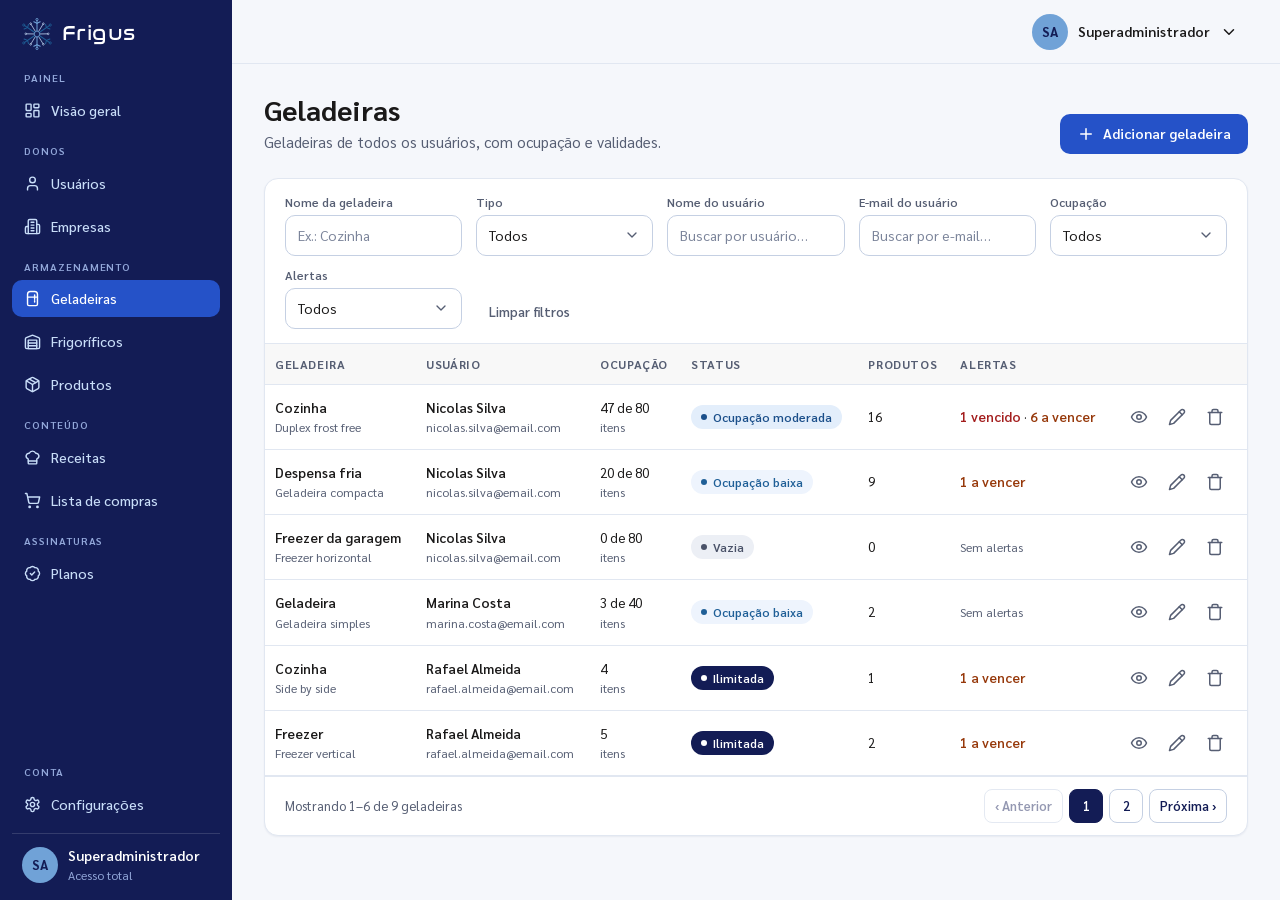
<file: pages/geladeiras.html>
<!DOCTYPE html>
<html lang="pt-BR">
<head>
  <meta charset="UTF-8">
  <meta name="viewport" content="width=device-width, initial-scale=1">
  <title>Geladeiras — Frigus Admin</title>
  <link rel="icon" href="../img/logo-flake.png" type="image/png">
  <link rel="stylesheet" href="../css/global.css">
  <link rel="stylesheet" href="../css/components.css">
  <link rel="stylesheet" href="../css/armazenamento.css">
  <link rel="stylesheet" href="../css/produtos.css">
  <link rel="stylesheet" href="../css/receitas.css">
  <link rel="stylesheet" href="../css/dashboard.css">
  <link rel="stylesheet" href="../css/v3.css">
  <link rel="stylesheet" href="../css/admin.css">
</head>
<body class="app-body theme-admin">
<div class="app">
  <aside class="sidebar" aria-label="Navegação principal">
    <a class="sidebar-brand" href="visao-geral.html" aria-label="Frigus — visão geral"><svg class="logo-flake" aria-hidden="true" width="36" height="39" viewBox="0 0 356 382" fill="none" xmlns="http://www.w3.org/2000/svg"><path d="M138.0 190.4L54.0 189.1" stroke="#C9DEF9" stroke-width="9" stroke-linecap="round"/><circle cx="44.0" cy="189.0" r="10" stroke="#C9DEF9" stroke-width="8"/><path d="M218.0 190.4L302.0 189.1" stroke="#C9DEF9" stroke-width="9" stroke-linecap="round"/><circle cx="312.0" cy="189.0" r="10" stroke="#C9DEF9" stroke-width="8"/><path d="M157.0 157.0L107.3 76.5" stroke="#C9DEF9" stroke-width="9" stroke-linecap="round"/><circle cx="102.0" cy="68.0" r="10" stroke="#C9DEF9" stroke-width="8"/><path d="M199.0 157.0L248.7 76.5" stroke="#C9DEF9" stroke-width="9" stroke-linecap="round"/><circle cx="254.0" cy="68.0" r="10" stroke="#C9DEF9" stroke-width="8"/><path d="M157.0 225.0L107.3 305.5" stroke="#C9DEF9" stroke-width="9" stroke-linecap="round"/><circle cx="102.0" cy="314.0" r="10" stroke="#C9DEF9" stroke-width="8"/><path d="M199.0 225.0L248.7 305.5" stroke="#C9DEF9" stroke-width="9" stroke-linecap="round"/><circle cx="254.0" cy="314.0" r="10" stroke="#C9DEF9" stroke-width="8"/><path d="M146.5 169.7L30.8 91.3" stroke="#1F5F97" stroke-width="12" stroke-linecap="round"/><circle cx="20.0" cy="84.0" r="13" stroke="#1F5F97" stroke-width="10"/><path d="M65.0 114.5L76.0 76.0" stroke="#1F5F97" stroke-width="12" stroke-linecap="round"/><path d="M65.0 114.5L24.0 132.0" stroke="#1F5F97" stroke-width="12" stroke-linecap="round"/><path d="M209.5 169.7L325.2 91.3" stroke="#1F5F97" stroke-width="12" stroke-linecap="round"/><circle cx="336.0" cy="84.0" r="13" stroke="#1F5F97" stroke-width="10"/><path d="M291.0 114.5L280.0 76.0" stroke="#1F5F97" stroke-width="12" stroke-linecap="round"/><path d="M291.0 114.5L332.0 132.0" stroke="#1F5F97" stroke-width="12" stroke-linecap="round"/><path d="M146.5 212.3L30.8 290.7" stroke="#1F5F97" stroke-width="12" stroke-linecap="round"/><circle cx="20.0" cy="298.0" r="13" stroke="#1F5F97" stroke-width="10"/><path d="M65.0 267.5L76.0 306.0" stroke="#1F5F97" stroke-width="12" stroke-linecap="round"/><path d="M65.0 267.5L24.0 250.0" stroke="#1F5F97" stroke-width="12" stroke-linecap="round"/><path d="M209.5 212.3L325.2 290.7" stroke="#1F5F97" stroke-width="12" stroke-linecap="round"/><circle cx="336.0" cy="298.0" r="13" stroke="#1F5F97" stroke-width="10"/><path d="M291.0 267.5L280.0 306.0" stroke="#1F5F97" stroke-width="12" stroke-linecap="round"/><path d="M291.0 267.5L332.0 250.0" stroke="#1F5F97" stroke-width="12" stroke-linecap="round"/><path d="M178.0 153.0L178.0 31.0" stroke="#70A2D7" stroke-width="12" stroke-linecap="round"/><circle cx="178.0" cy="18.0" r="13" stroke="#70A2D7" stroke-width="10"/><path d="M178.0 62.0L140.0 44.0" stroke="#70A2D7" stroke-width="12" stroke-linecap="round"/><path d="M178.0 62.0L216.0 44.0" stroke="#70A2D7" stroke-width="12" stroke-linecap="round"/><path d="M178.0 229.0L178.0 351.0" stroke="#70A2D7" stroke-width="12" stroke-linecap="round"/><circle cx="178.0" cy="364.0" r="13" stroke="#70A2D7" stroke-width="10"/><path d="M178.0 320.0L140.0 338.0" stroke="#70A2D7" stroke-width="12" stroke-linecap="round"/><path d="M178.0 320.0L216.0 338.0" stroke="#70A2D7" stroke-width="12" stroke-linecap="round"/><path d="M178.0 155.0 L209.2 173.0 L209.2 209.0 L178.0 227.0 L146.8 209.0 L146.8 173.0 Z" stroke="#70A2D7" stroke-width="10" stroke-linejoin="round"/></svg><span>Frigus</span></a>
    <p class="nav-label">Painel</p><nav class="nav" aria-label="Painel"><a href="visao-geral.html" title="Visão geral"><svg class="icon " aria-hidden="true" viewBox="0 0 24 24" data-icon="i-layout"><rect width="7" height="9" x="3" y="3" rx="1"/><rect width="7" height="5" x="14" y="3" rx="1"/><rect width="7" height="9" x="14" y="12" rx="1"/><rect width="7" height="5" x="3" y="16" rx="1"/></svg><span>Visão geral</span></a></nav><p class="nav-label">Donos</p><nav class="nav" aria-label="Donos"><a href="usuarios.html" title="Usuários"><svg class="icon " aria-hidden="true" viewBox="0 0 24 24" data-icon="i-user"><path d="M19 21v-2a4 4 0 0 0-4-4H9a4 4 0 0 0-4 4v2"/><circle cx="12" cy="7" r="4"/></svg><span>Usuários</span></a><a href="empresas.html" title="Empresas"><svg class="icon " aria-hidden="true" viewBox="0 0 24 24" data-icon="i-building"><path d="M6 22V4a2 2 0 0 1 2-2h8a2 2 0 0 1 2 2v18Z"/><path d="M6 12H4a2 2 0 0 0-2 2v6a2 2 0 0 0 2 2h2"/><path d="M18 9h2a2 2 0 0 1 2 2v9a2 2 0 0 1-2 2h-2"/><path d="M10 6h4"/><path d="M10 10h4"/><path d="M10 14h4"/><path d="M10 18h4"/></svg><span>Empresas</span></a></nav><p class="nav-label">Armazenamento</p><nav class="nav" aria-label="Armazenamento"><a href="geladeiras.html" aria-current="page" title="Geladeiras"><svg class="icon " aria-hidden="true" viewBox="0 0 24 24" data-icon="i-fridge"><path d="M5 6a4 4 0 0 1 4-4h6a4 4 0 0 1 4 4v14a2 2 0 0 1-2 2H7a2 2 0 0 1-2-2Z"/><path d="M5 10h14"/><path d="M15 7v6"/><path d="M15 15v2"/></svg><span>Geladeiras</span></a><a href="frigorificos.html" title="Frigoríficos"><svg class="icon " aria-hidden="true" viewBox="0 0 24 24" data-icon="i-warehouse"><path d="M22 8.35V20a2 2 0 0 1-2 2H4a2 2 0 0 1-2-2V8.35A2 2 0 0 1 3.26 6.5l8-3.2a2 2 0 0 1 1.48 0l8 3.2A2 2 0 0 1 22 8.35Z"/><path d="M6 18h12"/><path d="M6 14h12"/><rect width="12" height="12" x="6" y="10"/></svg><span>Frigoríficos</span></a><a href="produtos.html" title="Produtos"><svg class="icon " aria-hidden="true" viewBox="0 0 24 24" data-icon="i-package"><path d="m7.5 4.27 9 5.15"/><path d="M21 8a2 2 0 0 0-1-1.73l-7-4a2 2 0 0 0-2 0l-7 4A2 2 0 0 0 3 8v8a2 2 0 0 0 1 1.73l7 4a2 2 0 0 0 2 0l7-4A2 2 0 0 0 21 16Z"/><path d="m3.3 7 8.7 5 8.7-5"/><path d="M12 22V12"/></svg><span>Produtos</span></a></nav><p class="nav-label">Conteúdo</p><nav class="nav" aria-label="Conteúdo"><a href="receitas.html" title="Receitas"><svg class="icon " aria-hidden="true" viewBox="0 0 24 24" data-icon="i-chef"><path d="M17 21a1 1 0 0 0 1-1v-5.35c0-.457.316-.844.727-1.041a4 4 0 0 0-2.134-7.589 5 5 0 0 0-9.186 0 4 4 0 0 0-2.134 7.588c.411.198.727.585.727 1.041V20a1 1 0 0 0 1 1Z"/><path d="M6 17h12"/></svg><span>Receitas</span></a><a href="compras.html" title="Lista de compras"><svg class="icon " aria-hidden="true" viewBox="0 0 24 24" data-icon="i-cart"><circle cx="8" cy="21" r="1"/><circle cx="19" cy="21" r="1"/><path d="M2.05 2.05h2l2.66 12.42a2 2 0 0 0 2 1.58h9.78a2 2 0 0 0 1.95-1.57l1.65-7.43H5.12"/></svg><span>Lista de compras</span></a></nav><p class="nav-label">Assinaturas</p><nav class="nav" aria-label="Assinaturas"><a href="planos.html" title="Planos"><svg class="icon " aria-hidden="true" viewBox="0 0 24 24" data-icon="i-card"><path d="M3.85 8.62a4 4 0 0 1 4.78-4.77 4 4 0 0 1 6.74 0 4 4 0 0 1 4.78 4.78 4 4 0 0 1 0 6.74 4 4 0 0 1-4.77 4.78 4 4 0 0 1-6.75 0 4 4 0 0 1-4.78-4.77 4 4 0 0 1 0-6.76Z"/><path d="m9 12 2 2 4-4"/></svg><span>Planos</span></a></nav>
    <div class="sidebar-spacer"></div>
    <p class="nav-label">Conta</p><nav class="nav" aria-label="Conta"><a href="configuracoes.html" title="Configurações"><svg class="icon " aria-hidden="true" viewBox="0 0 24 24" data-icon="i-settings"><path d="M12.22 2h-.44a2 2 0 0 0-2 2v.18a2 2 0 0 1-1 1.73l-.43.25a2 2 0 0 1-2 0l-.15-.08a2 2 0 0 0-2.73.73l-.22.38a2 2 0 0 0 .73 2.73l.15.1a2 2 0 0 1 1 1.72v.51a2 2 0 0 1-1 1.74l-.15.09a2 2 0 0 0-.73 2.73l.22.38a2 2 0 0 0 2.73.73l.15-.08a2 2 0 0 1 2 0l.43.25a2 2 0 0 1 1 1.73V20a2 2 0 0 0 2 2h.44a2 2 0 0 0 2-2v-.18a2 2 0 0 1 1-1.73l.43-.25a2 2 0 0 1 2 0l.15.08a2 2 0 0 0 2.73-.73l.22-.39a2 2 0 0 0-.73-2.73l-.15-.08a2 2 0 0 1-1-1.74v-.5a2 2 0 0 1 1-1.74l.15-.09a2 2 0 0 0 .73-2.73l-.22-.38a2 2 0 0 0-2.73-.73l-.15.08a2 2 0 0 1-2 0l-.43-.25a2 2 0 0 1-1-1.73V4a2 2 0 0 0-2-2z"/><circle cx="12" cy="12" r="3"/></svg><span>Configurações</span></a></nav>
    <div class="sidebar-user"><span class="avatar" aria-hidden="true">SA</span><div class="meta"><strong>Superadministrador</strong><small>Acesso total</small></div></div>
  </aside>
  <div class="main">
    <header class="topbar">
      <div class="topbar-actions">
        <div class="menu"><button class="account-btn" type="button" data-menu-toggle aria-expanded="false" aria-label="Menu da conta"><span class="avatar" aria-hidden="true">SA</span><span class="name">Superadministrador</span><svg class="icon " aria-hidden="true" viewBox="0 0 24 24" data-icon="i-down"><path d="m6 9 6 6 6-6"/></svg></button>
          <div class="menu-list"><a class="menu-item" href="configuracoes.html"><svg class="icon " aria-hidden="true" viewBox="0 0 24 24" data-icon="i-settings"><path d="M12.22 2h-.44a2 2 0 0 0-2 2v.18a2 2 0 0 1-1 1.73l-.43.25a2 2 0 0 1-2 0l-.15-.08a2 2 0 0 0-2.73.73l-.22.38a2 2 0 0 0 .73 2.73l.15.1a2 2 0 0 1 1 1.72v.51a2 2 0 0 1-1 1.74l-.15.09a2 2 0 0 0-.73 2.73l.22.38a2 2 0 0 0 2.73.73l.15-.08a2 2 0 0 1 2 0l.43.25a2 2 0 0 1 1 1.73V20a2 2 0 0 0 2 2h.44a2 2 0 0 0 2-2v-.18a2 2 0 0 1 1-1.73l.43-.25a2 2 0 0 1 2 0l.15.08a2 2 0 0 0 2.73-.73l.22-.39a2 2 0 0 0-.73-2.73l-.15-.08a2 2 0 0 1-1-1.74v-.5a2 2 0 0 1 1-1.74l.15-.09a2 2 0 0 0 .73-2.73l-.22-.38a2 2 0 0 0-2.73-.73l-.15.08a2 2 0 0 1-2 0l-.43-.25a2 2 0 0 1-1-1.73V4a2 2 0 0 0-2-2z"/><circle cx="12" cy="12" r="3"/></svg> Configurações</a><div class="menu-sep"></div><a class="menu-item" href="../index.html"><svg class="icon " aria-hidden="true" viewBox="0 0 24 24" data-icon="i-logout"><path d="M9 21H5a2 2 0 0 1-2-2V5a2 2 0 0 1 2-2h4"/><path d="m16 17 5-5-5-5"/><path d="M21 12H9"/></svg> Sair</a></div></div>
      </div>
    </header>
    <main class="content" id="conteudo">
      <div class="page-header">
        <div><h1>Geladeiras</h1><p>Geladeiras de todos os usuários, com ocupação e validades.</p></div>
        <div class="header-actions"><button class="btn btn-primary" type="button" data-open="drawer-geladeira" data-mode="create"><svg class="icon " aria-hidden="true" viewBox="0 0 24 24" data-icon="i-plus"><path d="M5 12h14"/><path d="M12 5v14"/></svg> Adicionar geladeira</button></div>
      </div>
      <section class="card table-card admin-table" data-admin-table data-noun="geladeiras">
        <div class="filters" role="search"><div class="fld"><label for="f-nome">Nome da geladeira</label><input class="input" id="f-nome" type="search" data-f="nome" placeholder="Ex.: Cozinha" autocomplete="off"></div><div class="fld"><label for="f-tipo">Tipo</label><select class="select" id="f-tipo" data-f="tipo"><option value="">Todos</option><option value="Duplex frost free">Duplex frost free</option><option value="Freezer horizontal">Freezer horizontal</option><option value="Freezer vertical">Freezer vertical</option><option value="Frost free">Frost free</option><option value="Geladeira compacta">Geladeira compacta</option><option value="Geladeira simples">Geladeira simples</option><option value="Side by side">Side by side</option></select></div><div class="fld"><label for="f-usuario">Nome do usuário</label><input class="input" id="f-usuario" type="search" data-f="usuario" placeholder="Buscar por usuário…" autocomplete="off"></div><div class="fld"><label for="f-email">E-mail do usuário</label><input class="input" id="f-email" type="search" data-f="email" placeholder="Buscar por e-mail…" autocomplete="off"></div><div class="fld"><label for="f-ocupacao">Ocupação</label><select class="select" id="f-ocupacao" data-f="ocupacao"><option value="">Todos</option><option value="vazia">Vazia</option><option value="baixa">Baixa</option><option value="moderada">Moderada</option><option value="cheia">Cheia</option><option value="ilimitada">Ilimitada</option></select></div><div class="fld"><label for="f-alerta">Alertas</label><select class="select" id="f-alerta" data-f="alerta"><option value="">Todos</option><option value="vencidos">Com produtos vencidos</option><option value="avencer">Com produtos a vencer</option><option value="sem">Sem alertas</option></select></div><div class="fld fld-clear"><button class="btn btn-ghost btn-sm" type="button" data-admin-clear>Limpar filtros</button></div></div>
        <div class="table-wrap has-data">
          <table class="table products-table">
            <caption class="sr-only">Geladeiras de todos os usuários</caption>
            <thead><tr><th scope="col">Geladeira</th><th scope="col">Usuário</th><th scope="col">Ocupação</th><th scope="col">Status</th><th scope="col">Produtos</th><th scope="col">Alertas</th><th scope="col"><span class="sr-only">Ações</span></th></tr></thead>
            <tbody>
            <tr data-row data-nome="cozinha" data-tipo="Duplex frost free" data-usuario="nicolas silva" data-email="nicolas.silva@email.com" data-ocupacao="moderada" data-alerta="vencidos"><td><div class="cell-main">Cozinha</div><div class="cell-sub">Duplex frost free</div></td><td><div class="cell-main">Nicolas Silva</div><div class="cell-sub">nicolas.silva@email.com</div></td><td><span class="qty">47 de 80</span><div class="cell-sub">itens</div></td><td><span class="badge badge-info">Ocupação moderada</span></td><td><span class="qty">16</span></td><td><span class="due-expired">1 vencido</span> · <span class="due-today">6 a vencer</span></td><td><div class="actions"><button class="btn-icon" type="button" title="Visualizar" aria-label="Visualizar Cozinha" data-open="drawer-geladeira" data-mode="view" data-fill="{&quot;nome&quot;: &quot;Cozinha&quot;, &quot;tipo&quot;: &quot;Duplex frost free&quot;, &quot;idUsuario&quot;: 1}"><svg class="icon " aria-hidden="true" viewBox="0 0 24 24" data-icon="i-eye"><path d="M2 12s3-7 10-7 10 7 10 7-3 7-10 7-10-7-10-7Z"/><circle cx="12" cy="12" r="3"/></svg></button><button class="btn-icon" type="button" title="Editar" aria-label="Editar Cozinha" data-open="drawer-geladeira" data-mode="edit" data-fill="{&quot;nome&quot;: &quot;Cozinha&quot;, &quot;tipo&quot;: &quot;Duplex frost free&quot;, &quot;idUsuario&quot;: 1}"><svg class="icon " aria-hidden="true" viewBox="0 0 24 24" data-icon="i-edit"><path d="M17 3a2.85 2.83 0 1 1 4 4L7.5 20.5 2 22l1.5-5.5Z"/><path d="m15 5 4 4"/></svg></button><button class="btn-icon danger" type="button" title="Excluir" aria-label="Excluir Cozinha" data-open="modal-delete" data-mode="delete" data-nome="Cozinha"><svg class="icon " aria-hidden="true" viewBox="0 0 24 24" data-icon="i-trash"><path d="M3 6h18"/><path d="M19 6v14c0 1-1 2-2 2H7c-1 0-2-1-2-2V6"/><path d="M8 6V4c0-1 1-2 2-2h4c1 0 2 1 2 2v2"/></svg></button></div></td></tr>
            <tr data-row data-nome="despensa fria" data-tipo="Geladeira compacta" data-usuario="nicolas silva" data-email="nicolas.silva@email.com" data-ocupacao="baixa" data-alerta="avencer"><td><div class="cell-main">Despensa fria</div><div class="cell-sub">Geladeira compacta</div></td><td><div class="cell-main">Nicolas Silva</div><div class="cell-sub">nicolas.silva@email.com</div></td><td><span class="qty">20 de 80</span><div class="cell-sub">itens</div></td><td><span class="badge badge-soft">Ocupação baixa</span></td><td><span class="qty">9</span></td><td><span class="due-today">1 a vencer</span></td><td><div class="actions"><button class="btn-icon" type="button" title="Visualizar" aria-label="Visualizar Despensa fria" data-open="drawer-geladeira" data-mode="view" data-fill="{&quot;nome&quot;: &quot;Despensa fria&quot;, &quot;tipo&quot;: &quot;Geladeira compacta&quot;, &quot;idUsuario&quot;: 1}"><svg class="icon " aria-hidden="true" viewBox="0 0 24 24" data-icon="i-eye"><path d="M2 12s3-7 10-7 10 7 10 7-3 7-10 7-10-7-10-7Z"/><circle cx="12" cy="12" r="3"/></svg></button><button class="btn-icon" type="button" title="Editar" aria-label="Editar Despensa fria" data-open="drawer-geladeira" data-mode="edit" data-fill="{&quot;nome&quot;: &quot;Despensa fria&quot;, &quot;tipo&quot;: &quot;Geladeira compacta&quot;, &quot;idUsuario&quot;: 1}"><svg class="icon " aria-hidden="true" viewBox="0 0 24 24" data-icon="i-edit"><path d="M17 3a2.85 2.83 0 1 1 4 4L7.5 20.5 2 22l1.5-5.5Z"/><path d="m15 5 4 4"/></svg></button><button class="btn-icon danger" type="button" title="Excluir" aria-label="Excluir Despensa fria" data-open="modal-delete" data-mode="delete" data-nome="Despensa fria"><svg class="icon " aria-hidden="true" viewBox="0 0 24 24" data-icon="i-trash"><path d="M3 6h18"/><path d="M19 6v14c0 1-1 2-2 2H7c-1 0-2-1-2-2V6"/><path d="M8 6V4c0-1 1-2 2-2h4c1 0 2 1 2 2v2"/></svg></button></div></td></tr>
            <tr data-row data-nome="freezer da garagem" data-tipo="Freezer horizontal" data-usuario="nicolas silva" data-email="nicolas.silva@email.com" data-ocupacao="vazia" data-alerta="sem"><td><div class="cell-main">Freezer da garagem</div><div class="cell-sub">Freezer horizontal</div></td><td><div class="cell-main">Nicolas Silva</div><div class="cell-sub">nicolas.silva@email.com</div></td><td><span class="qty">0 de 80</span><div class="cell-sub">itens</div></td><td><span class="badge badge-neutral">Vazia</span></td><td><span class="qty">0</span></td><td><span class="cell-sub">Sem alertas</span></td><td><div class="actions"><button class="btn-icon" type="button" title="Visualizar" aria-label="Visualizar Freezer da garagem" data-open="drawer-geladeira" data-mode="view" data-fill="{&quot;nome&quot;: &quot;Freezer da garagem&quot;, &quot;tipo&quot;: &quot;Freezer horizontal&quot;, &quot;idUsuario&quot;: 1}"><svg class="icon " aria-hidden="true" viewBox="0 0 24 24" data-icon="i-eye"><path d="M2 12s3-7 10-7 10 7 10 7-3 7-10 7-10-7-10-7Z"/><circle cx="12" cy="12" r="3"/></svg></button><button class="btn-icon" type="button" title="Editar" aria-label="Editar Freezer da garagem" data-open="drawer-geladeira" data-mode="edit" data-fill="{&quot;nome&quot;: &quot;Freezer da garagem&quot;, &quot;tipo&quot;: &quot;Freezer horizontal&quot;, &quot;idUsuario&quot;: 1}"><svg class="icon " aria-hidden="true" viewBox="0 0 24 24" data-icon="i-edit"><path d="M17 3a2.85 2.83 0 1 1 4 4L7.5 20.5 2 22l1.5-5.5Z"/><path d="m15 5 4 4"/></svg></button><button class="btn-icon danger" type="button" title="Excluir" aria-label="Excluir Freezer da garagem" data-open="modal-delete" data-mode="delete" data-nome="Freezer da garagem"><svg class="icon " aria-hidden="true" viewBox="0 0 24 24" data-icon="i-trash"><path d="M3 6h18"/><path d="M19 6v14c0 1-1 2-2 2H7c-1 0-2-1-2-2V6"/><path d="M8 6V4c0-1 1-2 2-2h4c1 0 2 1 2 2v2"/></svg></button></div></td></tr>
            <tr data-row data-nome="geladeira" data-tipo="Geladeira simples" data-usuario="marina costa" data-email="marina.costa@email.com" data-ocupacao="baixa" data-alerta="sem"><td><div class="cell-main">Geladeira</div><div class="cell-sub">Geladeira simples</div></td><td><div class="cell-main">Marina Costa</div><div class="cell-sub">marina.costa@email.com</div></td><td><span class="qty">3 de 40</span><div class="cell-sub">itens</div></td><td><span class="badge badge-soft">Ocupação baixa</span></td><td><span class="qty">2</span></td><td><span class="cell-sub">Sem alertas</span></td><td><div class="actions"><button class="btn-icon" type="button" title="Visualizar" aria-label="Visualizar Geladeira" data-open="drawer-geladeira" data-mode="view" data-fill="{&quot;nome&quot;: &quot;Geladeira&quot;, &quot;tipo&quot;: &quot;Geladeira simples&quot;, &quot;idUsuario&quot;: 2}"><svg class="icon " aria-hidden="true" viewBox="0 0 24 24" data-icon="i-eye"><path d="M2 12s3-7 10-7 10 7 10 7-3 7-10 7-10-7-10-7Z"/><circle cx="12" cy="12" r="3"/></svg></button><button class="btn-icon" type="button" title="Editar" aria-label="Editar Geladeira" data-open="drawer-geladeira" data-mode="edit" data-fill="{&quot;nome&quot;: &quot;Geladeira&quot;, &quot;tipo&quot;: &quot;Geladeira simples&quot;, &quot;idUsuario&quot;: 2}"><svg class="icon " aria-hidden="true" viewBox="0 0 24 24" data-icon="i-edit"><path d="M17 3a2.85 2.83 0 1 1 4 4L7.5 20.5 2 22l1.5-5.5Z"/><path d="m15 5 4 4"/></svg></button><button class="btn-icon danger" type="button" title="Excluir" aria-label="Excluir Geladeira" data-open="modal-delete" data-mode="delete" data-nome="Geladeira"><svg class="icon " aria-hidden="true" viewBox="0 0 24 24" data-icon="i-trash"><path d="M3 6h18"/><path d="M19 6v14c0 1-1 2-2 2H7c-1 0-2-1-2-2V6"/><path d="M8 6V4c0-1 1-2 2-2h4c1 0 2 1 2 2v2"/></svg></button></div></td></tr>
            <tr data-row data-nome="cozinha" data-tipo="Side by side" data-usuario="rafael almeida" data-email="rafael.almeida@email.com" data-ocupacao="ilimitada" data-alerta="avencer"><td><div class="cell-main">Cozinha</div><div class="cell-sub">Side by side</div></td><td><div class="cell-main">Rafael Almeida</div><div class="cell-sub">rafael.almeida@email.com</div></td><td><span class="qty">4</span><div class="cell-sub">itens</div></td><td><span class="badge badge-navy">Ilimitada</span></td><td><span class="qty">1</span></td><td><span class="due-today">1 a vencer</span></td><td><div class="actions"><button class="btn-icon" type="button" title="Visualizar" aria-label="Visualizar Cozinha" data-open="drawer-geladeira" data-mode="view" data-fill="{&quot;nome&quot;: &quot;Cozinha&quot;, &quot;tipo&quot;: &quot;Side by side&quot;, &quot;idUsuario&quot;: 3}"><svg class="icon " aria-hidden="true" viewBox="0 0 24 24" data-icon="i-eye"><path d="M2 12s3-7 10-7 10 7 10 7-3 7-10 7-10-7-10-7Z"/><circle cx="12" cy="12" r="3"/></svg></button><button class="btn-icon" type="button" title="Editar" aria-label="Editar Cozinha" data-open="drawer-geladeira" data-mode="edit" data-fill="{&quot;nome&quot;: &quot;Cozinha&quot;, &quot;tipo&quot;: &quot;Side by side&quot;, &quot;idUsuario&quot;: 3}"><svg class="icon " aria-hidden="true" viewBox="0 0 24 24" data-icon="i-edit"><path d="M17 3a2.85 2.83 0 1 1 4 4L7.5 20.5 2 22l1.5-5.5Z"/><path d="m15 5 4 4"/></svg></button><button class="btn-icon danger" type="button" title="Excluir" aria-label="Excluir Cozinha" data-open="modal-delete" data-mode="delete" data-nome="Cozinha"><svg class="icon " aria-hidden="true" viewBox="0 0 24 24" data-icon="i-trash"><path d="M3 6h18"/><path d="M19 6v14c0 1-1 2-2 2H7c-1 0-2-1-2-2V6"/><path d="M8 6V4c0-1 1-2 2-2h4c1 0 2 1 2 2v2"/></svg></button></div></td></tr>
            <tr data-row data-nome="freezer" data-tipo="Freezer vertical" data-usuario="rafael almeida" data-email="rafael.almeida@email.com" data-ocupacao="ilimitada" data-alerta="avencer"><td><div class="cell-main">Freezer</div><div class="cell-sub">Freezer vertical</div></td><td><div class="cell-main">Rafael Almeida</div><div class="cell-sub">rafael.almeida@email.com</div></td><td><span class="qty">5</span><div class="cell-sub">itens</div></td><td><span class="badge badge-navy">Ilimitada</span></td><td><span class="qty">2</span></td><td><span class="due-today">1 a vencer</span></td><td><div class="actions"><button class="btn-icon" type="button" title="Visualizar" aria-label="Visualizar Freezer" data-open="drawer-geladeira" data-mode="view" data-fill="{&quot;nome&quot;: &quot;Freezer&quot;, &quot;tipo&quot;: &quot;Freezer vertical&quot;, &quot;idUsuario&quot;: 3}"><svg class="icon " aria-hidden="true" viewBox="0 0 24 24" data-icon="i-eye"><path d="M2 12s3-7 10-7 10 7 10 7-3 7-10 7-10-7-10-7Z"/><circle cx="12" cy="12" r="3"/></svg></button><button class="btn-icon" type="button" title="Editar" aria-label="Editar Freezer" data-open="drawer-geladeira" data-mode="edit" data-fill="{&quot;nome&quot;: &quot;Freezer&quot;, &quot;tipo&quot;: &quot;Freezer vertical&quot;, &quot;idUsuario&quot;: 3}"><svg class="icon " aria-hidden="true" viewBox="0 0 24 24" data-icon="i-edit"><path d="M17 3a2.85 2.83 0 1 1 4 4L7.5 20.5 2 22l1.5-5.5Z"/><path d="m15 5 4 4"/></svg></button><button class="btn-icon danger" type="button" title="Excluir" aria-label="Excluir Freezer" data-open="modal-delete" data-mode="delete" data-nome="Freezer"><svg class="icon " aria-hidden="true" viewBox="0 0 24 24" data-icon="i-trash"><path d="M3 6h18"/><path d="M19 6v14c0 1-1 2-2 2H7c-1 0-2-1-2-2V6"/><path d="M8 6V4c0-1 1-2 2-2h4c1 0 2 1 2 2v2"/></svg></button></div></td></tr>
            <tr data-row data-nome="cozinha" data-tipo="Frost free" data-usuario="beatriz souza" data-email="bia.souza@email.com" data-ocupacao="baixa" data-alerta="vencidos"><td><div class="cell-main">Cozinha</div><div class="cell-sub">Frost free</div></td><td><div class="cell-main">Beatriz Souza</div><div class="cell-sub">bia.souza@email.com</div></td><td><span class="qty">2 de 40</span><div class="cell-sub">itens</div></td><td><span class="badge badge-soft">Ocupação baixa</span></td><td><span class="qty">1</span></td><td><span class="due-expired">1 vencido</span></td><td><div class="actions"><button class="btn-icon" type="button" title="Visualizar" aria-label="Visualizar Cozinha" data-open="drawer-geladeira" data-mode="view" data-fill="{&quot;nome&quot;: &quot;Cozinha&quot;, &quot;tipo&quot;: &quot;Frost free&quot;, &quot;idUsuario&quot;: 4}"><svg class="icon " aria-hidden="true" viewBox="0 0 24 24" data-icon="i-eye"><path d="M2 12s3-7 10-7 10 7 10 7-3 7-10 7-10-7-10-7Z"/><circle cx="12" cy="12" r="3"/></svg></button><button class="btn-icon" type="button" title="Editar" aria-label="Editar Cozinha" data-open="drawer-geladeira" data-mode="edit" data-fill="{&quot;nome&quot;: &quot;Cozinha&quot;, &quot;tipo&quot;: &quot;Frost free&quot;, &quot;idUsuario&quot;: 4}"><svg class="icon " aria-hidden="true" viewBox="0 0 24 24" data-icon="i-edit"><path d="M17 3a2.85 2.83 0 1 1 4 4L7.5 20.5 2 22l1.5-5.5Z"/><path d="m15 5 4 4"/></svg></button><button class="btn-icon danger" type="button" title="Excluir" aria-label="Excluir Cozinha" data-open="modal-delete" data-mode="delete" data-nome="Cozinha"><svg class="icon " aria-hidden="true" viewBox="0 0 24 24" data-icon="i-trash"><path d="M3 6h18"/><path d="M19 6v14c0 1-1 2-2 2H7c-1 0-2-1-2-2V6"/><path d="M8 6V4c0-1 1-2 2-2h4c1 0 2 1 2 2v2"/></svg></button></div></td></tr>
            <tr data-row data-nome="cozinha" data-tipo="Duplex frost free" data-usuario="carlos mendes" data-email="carlos.mendes@email.com" data-ocupacao="baixa" data-alerta="sem"><td><div class="cell-main">Cozinha</div><div class="cell-sub">Duplex frost free</div></td><td><div class="cell-main">Carlos Mendes</div><div class="cell-sub">carlos.mendes@email.com</div></td><td><span class="qty">2 de 80</span><div class="cell-sub">itens</div></td><td><span class="badge badge-soft">Ocupação baixa</span></td><td><span class="qty">2</span></td><td><span class="cell-sub">Sem alertas</span></td><td><div class="actions"><button class="btn-icon" type="button" title="Visualizar" aria-label="Visualizar Cozinha" data-open="drawer-geladeira" data-mode="view" data-fill="{&quot;nome&quot;: &quot;Cozinha&quot;, &quot;tipo&quot;: &quot;Duplex frost free&quot;, &quot;idUsuario&quot;: 5}"><svg class="icon " aria-hidden="true" viewBox="0 0 24 24" data-icon="i-eye"><path d="M2 12s3-7 10-7 10 7 10 7-3 7-10 7-10-7-10-7Z"/><circle cx="12" cy="12" r="3"/></svg></button><button class="btn-icon" type="button" title="Editar" aria-label="Editar Cozinha" data-open="drawer-geladeira" data-mode="edit" data-fill="{&quot;nome&quot;: &quot;Cozinha&quot;, &quot;tipo&quot;: &quot;Duplex frost free&quot;, &quot;idUsuario&quot;: 5}"><svg class="icon " aria-hidden="true" viewBox="0 0 24 24" data-icon="i-edit"><path d="M17 3a2.85 2.83 0 1 1 4 4L7.5 20.5 2 22l1.5-5.5Z"/><path d="m15 5 4 4"/></svg></button><button class="btn-icon danger" type="button" title="Excluir" aria-label="Excluir Cozinha" data-open="modal-delete" data-mode="delete" data-nome="Cozinha"><svg class="icon " aria-hidden="true" viewBox="0 0 24 24" data-icon="i-trash"><path d="M3 6h18"/><path d="M19 6v14c0 1-1 2-2 2H7c-1 0-2-1-2-2V6"/><path d="M8 6V4c0-1 1-2 2-2h4c1 0 2 1 2 2v2"/></svg></button></div></td></tr>
            <tr data-row data-nome="geladeira" data-tipo="Geladeira simples" data-usuario="juliana rocha" data-email="ju.rocha@email.com" data-ocupacao="baixa" data-alerta="avencer"><td><div class="cell-main">Geladeira</div><div class="cell-sub">Geladeira simples</div></td><td><div class="cell-main">Juliana Rocha</div><div class="cell-sub">ju.rocha@email.com</div></td><td><span class="qty">3 de 40</span><div class="cell-sub">itens</div></td><td><span class="badge badge-soft">Ocupação baixa</span></td><td><span class="qty">2</span></td><td><span class="due-today">1 a vencer</span></td><td><div class="actions"><button class="btn-icon" type="button" title="Visualizar" aria-label="Visualizar Geladeira" data-open="drawer-geladeira" data-mode="view" data-fill="{&quot;nome&quot;: &quot;Geladeira&quot;, &quot;tipo&quot;: &quot;Geladeira simples&quot;, &quot;idUsuario&quot;: 6}"><svg class="icon " aria-hidden="true" viewBox="0 0 24 24" data-icon="i-eye"><path d="M2 12s3-7 10-7 10 7 10 7-3 7-10 7-10-7-10-7Z"/><circle cx="12" cy="12" r="3"/></svg></button><button class="btn-icon" type="button" title="Editar" aria-label="Editar Geladeira" data-open="drawer-geladeira" data-mode="edit" data-fill="{&quot;nome&quot;: &quot;Geladeira&quot;, &quot;tipo&quot;: &quot;Geladeira simples&quot;, &quot;idUsuario&quot;: 6}"><svg class="icon " aria-hidden="true" viewBox="0 0 24 24" data-icon="i-edit"><path d="M17 3a2.85 2.83 0 1 1 4 4L7.5 20.5 2 22l1.5-5.5Z"/><path d="m15 5 4 4"/></svg></button><button class="btn-icon danger" type="button" title="Excluir" aria-label="Excluir Geladeira" data-open="modal-delete" data-mode="delete" data-nome="Geladeira"><svg class="icon " aria-hidden="true" viewBox="0 0 24 24" data-icon="i-trash"><path d="M3 6h18"/><path d="M19 6v14c0 1-1 2-2 2H7c-1 0-2-1-2-2V6"/><path d="M8 6V4c0-1 1-2 2-2h4c1 0 2 1 2 2v2"/></svg></button></div></td></tr>
            </tbody>
          </table>
        </div>
        <p class="admin-empty" data-empty hidden>Nenhum registro encontrado com esses filtros.</p>
        <div class="table-footer"><span data-count>9 geladeiras</span><nav class="pager" data-pager aria-label="Paginação" hidden></nav></div>
      </section>
    </main>
  </div>
</div>

<div class="overlay" id="overlay"></div>
<div class="toast-region" id="toasts" aria-live="polite"></div>
<aside class="drawer" id="drawer-geladeira" role="dialog" aria-modal="true" aria-labelledby="drawer-geladeira-t" aria-hidden="true">
  <form data-demo data-toast-create="Geladeira adicionada com sucesso." data-toast-edit="Geladeira atualizada." method="post" action="#">
    <input type="hidden" name="action" value="/geladeira-inserir">
    <div class="panel-header"><div><h2 id="drawer-geladeira-t" data-title-create="Adicionar geladeira" data-title-edit="Editar geladeira" data-title-view="Detalhes da geladeira">Adicionar geladeira</h2><p>Informe o usuário dono e os dados da geladeira.</p></div><button class="btn-icon" type="button" data-close aria-label="Fechar"><svg class="icon " aria-hidden="true" viewBox="0 0 24 24" data-icon="i-x"><path d="M18 6 6 18"/><path d="m6 6 12 12"/></svg></button></div>
    <div class="panel-body">
<section class="form-section"><h3 class="section-title">Informações da geladeira</h3><div class="form-grid"><div class="form-group span-2"><label class="label req" for="ge-usuario">Usuário dono</label><select class="select" id="ge-usuario" name="idUsuario" required ><option value="">Selecione</option><option value="1">Nicolas Silva · nicolas.silva@email.com</option><option value="2">Marina Costa · marina.costa@email.com</option><option value="3">Rafael Almeida · rafael.almeida@email.com</option><option value="4">Beatriz Souza · bia.souza@email.com</option><option value="5">Carlos Mendes · carlos.mendes@email.com</option><option value="6">Juliana Rocha · ju.rocha@email.com</option></select></div><div class="form-group span-2"><label class="label req" for="ge-nome">Nome</label><input class="input" id="ge-nome" name="nome" type="text" required placeholder="Ex.: Cozinha, Garagem" ></div><div class="form-group span-2"><label class="label req" for="ge-tipo">Tipo</label><input class="input" id="ge-tipo" name="tipo" type="text" required placeholder="Ex.: Duplex frost free" ></div></div></section>
    </div>
    <div class="panel-footer"><button class="btn btn-secondary" type="button" data-close>Cancelar</button><button class="btn btn-primary" type="submit" data-label-create="Adicionar geladeira" data-label-edit="Salvar alterações">Adicionar geladeira</button></div>
  </form>
</aside>
<div class="modal" id="modal-delete" role="alertdialog" aria-modal="true" aria-labelledby="modal-delete-t" aria-hidden="true">
  <form data-demo data-toast="Geladeira excluída." method="post" action="#">
    <div class="modal-body"><span class="modal-icon"><svg class="icon " aria-hidden="true" viewBox="0 0 24 24" data-icon="i-trash"><path d="M3 6h18"/><path d="M19 6v14c0 1-1 2-2 2H7c-1 0-2-1-2-2V6"/><path d="M8 6V4c0-1 1-2 2-2h4c1 0 2 1 2 2v2"/></svg></span>
      <h2 id="modal-delete-t">Excluir "<span data-slot="nome">—</span>"?</h2>
      <p>Os registros ligados a este geladeira poderão ser afetados. Esta ação não poderá ser desfeita.</p></div>
    <div class="modal-footer"><button class="btn btn-secondary" type="button" data-close>Cancelar</button><button class="btn btn-danger" type="submit">Excluir geladeira</button></div>
  </form>
</div>
  <script src="../js/ui.js"></script>
  <script src="../js/admin.js"></script>
</body>
</html>
</file>
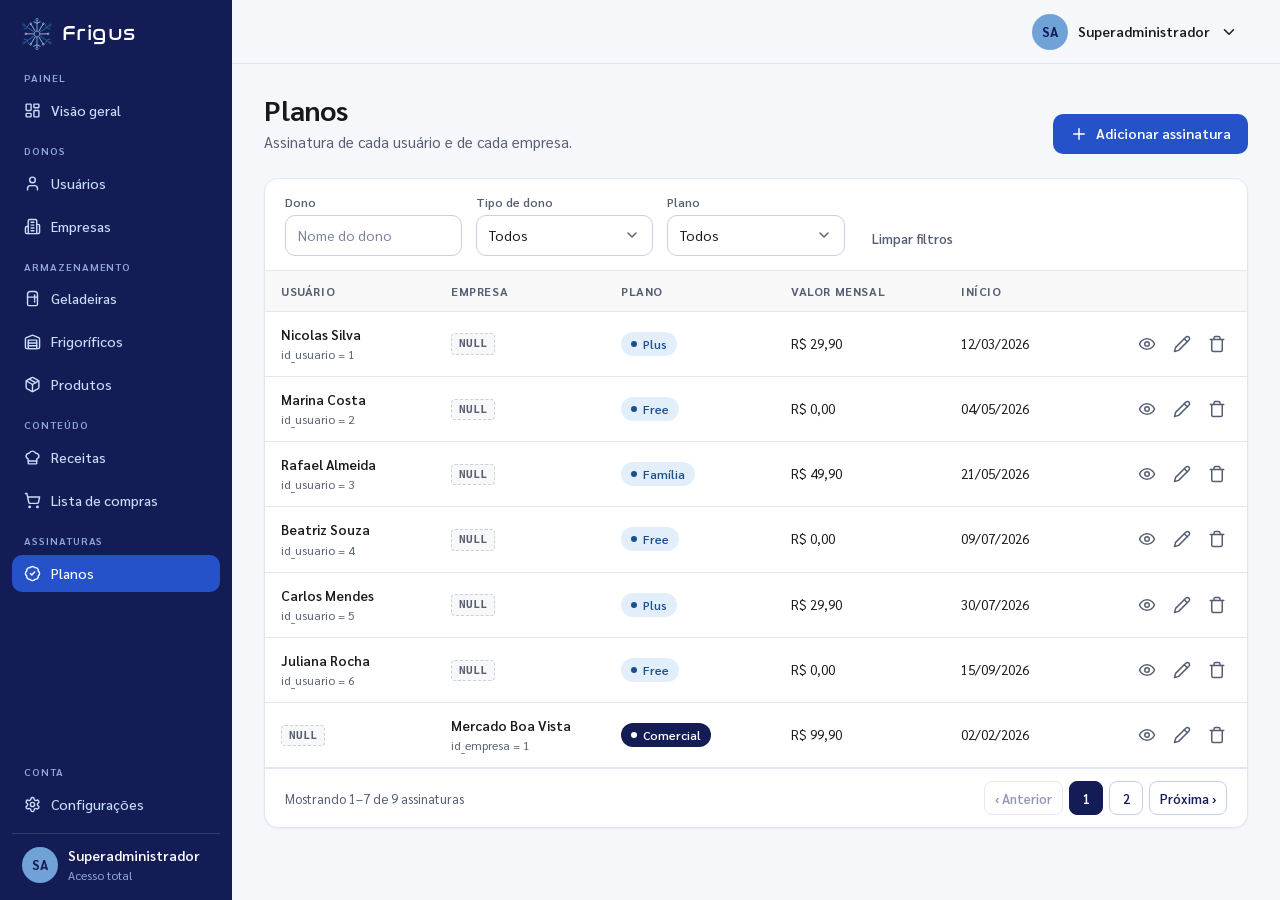
<file: pages/planos.html>
<!DOCTYPE html>
<html lang="pt-BR">
<head>
  <meta charset="UTF-8">
  <meta name="viewport" content="width=device-width, initial-scale=1">
  <title>Planos — Frigus Admin</title>
  <link rel="icon" href="../img/logo-flake.png" type="image/png">
  <link rel="stylesheet" href="../css/global.css">
  <link rel="stylesheet" href="../css/components.css">
  <link rel="stylesheet" href="../css/armazenamento.css">
  <link rel="stylesheet" href="../css/produtos.css">
  <link rel="stylesheet" href="../css/receitas.css">
  <link rel="stylesheet" href="../css/dashboard.css">
  <link rel="stylesheet" href="../css/v3.css">
  <link rel="stylesheet" href="../css/admin.css">
</head>
<body class="app-body theme-admin">
<div class="app">
  <aside class="sidebar" aria-label="Navegação principal">
    <a class="sidebar-brand" href="visao-geral.html" aria-label="Frigus — visão geral"><svg class="logo-flake" aria-hidden="true" width="36" height="39" viewBox="0 0 356 382" fill="none" xmlns="http://www.w3.org/2000/svg"><path d="M138.0 190.4L54.0 189.1" stroke="#C9DEF9" stroke-width="9" stroke-linecap="round"/><circle cx="44.0" cy="189.0" r="10" stroke="#C9DEF9" stroke-width="8"/><path d="M218.0 190.4L302.0 189.1" stroke="#C9DEF9" stroke-width="9" stroke-linecap="round"/><circle cx="312.0" cy="189.0" r="10" stroke="#C9DEF9" stroke-width="8"/><path d="M157.0 157.0L107.3 76.5" stroke="#C9DEF9" stroke-width="9" stroke-linecap="round"/><circle cx="102.0" cy="68.0" r="10" stroke="#C9DEF9" stroke-width="8"/><path d="M199.0 157.0L248.7 76.5" stroke="#C9DEF9" stroke-width="9" stroke-linecap="round"/><circle cx="254.0" cy="68.0" r="10" stroke="#C9DEF9" stroke-width="8"/><path d="M157.0 225.0L107.3 305.5" stroke="#C9DEF9" stroke-width="9" stroke-linecap="round"/><circle cx="102.0" cy="314.0" r="10" stroke="#C9DEF9" stroke-width="8"/><path d="M199.0 225.0L248.7 305.5" stroke="#C9DEF9" stroke-width="9" stroke-linecap="round"/><circle cx="254.0" cy="314.0" r="10" stroke="#C9DEF9" stroke-width="8"/><path d="M146.5 169.7L30.8 91.3" stroke="#1F5F97" stroke-width="12" stroke-linecap="round"/><circle cx="20.0" cy="84.0" r="13" stroke="#1F5F97" stroke-width="10"/><path d="M65.0 114.5L76.0 76.0" stroke="#1F5F97" stroke-width="12" stroke-linecap="round"/><path d="M65.0 114.5L24.0 132.0" stroke="#1F5F97" stroke-width="12" stroke-linecap="round"/><path d="M209.5 169.7L325.2 91.3" stroke="#1F5F97" stroke-width="12" stroke-linecap="round"/><circle cx="336.0" cy="84.0" r="13" stroke="#1F5F97" stroke-width="10"/><path d="M291.0 114.5L280.0 76.0" stroke="#1F5F97" stroke-width="12" stroke-linecap="round"/><path d="M291.0 114.5L332.0 132.0" stroke="#1F5F97" stroke-width="12" stroke-linecap="round"/><path d="M146.5 212.3L30.8 290.7" stroke="#1F5F97" stroke-width="12" stroke-linecap="round"/><circle cx="20.0" cy="298.0" r="13" stroke="#1F5F97" stroke-width="10"/><path d="M65.0 267.5L76.0 306.0" stroke="#1F5F97" stroke-width="12" stroke-linecap="round"/><path d="M65.0 267.5L24.0 250.0" stroke="#1F5F97" stroke-width="12" stroke-linecap="round"/><path d="M209.5 212.3L325.2 290.7" stroke="#1F5F97" stroke-width="12" stroke-linecap="round"/><circle cx="336.0" cy="298.0" r="13" stroke="#1F5F97" stroke-width="10"/><path d="M291.0 267.5L280.0 306.0" stroke="#1F5F97" stroke-width="12" stroke-linecap="round"/><path d="M291.0 267.5L332.0 250.0" stroke="#1F5F97" stroke-width="12" stroke-linecap="round"/><path d="M178.0 153.0L178.0 31.0" stroke="#70A2D7" stroke-width="12" stroke-linecap="round"/><circle cx="178.0" cy="18.0" r="13" stroke="#70A2D7" stroke-width="10"/><path d="M178.0 62.0L140.0 44.0" stroke="#70A2D7" stroke-width="12" stroke-linecap="round"/><path d="M178.0 62.0L216.0 44.0" stroke="#70A2D7" stroke-width="12" stroke-linecap="round"/><path d="M178.0 229.0L178.0 351.0" stroke="#70A2D7" stroke-width="12" stroke-linecap="round"/><circle cx="178.0" cy="364.0" r="13" stroke="#70A2D7" stroke-width="10"/><path d="M178.0 320.0L140.0 338.0" stroke="#70A2D7" stroke-width="12" stroke-linecap="round"/><path d="M178.0 320.0L216.0 338.0" stroke="#70A2D7" stroke-width="12" stroke-linecap="round"/><path d="M178.0 155.0 L209.2 173.0 L209.2 209.0 L178.0 227.0 L146.8 209.0 L146.8 173.0 Z" stroke="#70A2D7" stroke-width="10" stroke-linejoin="round"/></svg><span>Frigus</span></a>
    <p class="nav-label">Painel</p><nav class="nav" aria-label="Painel"><a href="visao-geral.html" title="Visão geral"><svg class="icon " aria-hidden="true" viewBox="0 0 24 24" data-icon="i-layout"><rect width="7" height="9" x="3" y="3" rx="1"/><rect width="7" height="5" x="14" y="3" rx="1"/><rect width="7" height="9" x="14" y="12" rx="1"/><rect width="7" height="5" x="3" y="16" rx="1"/></svg><span>Visão geral</span></a></nav><p class="nav-label">Donos</p><nav class="nav" aria-label="Donos"><a href="usuarios.html" title="Usuários"><svg class="icon " aria-hidden="true" viewBox="0 0 24 24" data-icon="i-user"><path d="M19 21v-2a4 4 0 0 0-4-4H9a4 4 0 0 0-4 4v2"/><circle cx="12" cy="7" r="4"/></svg><span>Usuários</span></a><a href="empresas.html" title="Empresas"><svg class="icon " aria-hidden="true" viewBox="0 0 24 24" data-icon="i-building"><path d="M6 22V4a2 2 0 0 1 2-2h8a2 2 0 0 1 2 2v18Z"/><path d="M6 12H4a2 2 0 0 0-2 2v6a2 2 0 0 0 2 2h2"/><path d="M18 9h2a2 2 0 0 1 2 2v9a2 2 0 0 1-2 2h-2"/><path d="M10 6h4"/><path d="M10 10h4"/><path d="M10 14h4"/><path d="M10 18h4"/></svg><span>Empresas</span></a></nav><p class="nav-label">Armazenamento</p><nav class="nav" aria-label="Armazenamento"><a href="geladeiras.html" title="Geladeiras"><svg class="icon " aria-hidden="true" viewBox="0 0 24 24" data-icon="i-fridge"><path d="M5 6a4 4 0 0 1 4-4h6a4 4 0 0 1 4 4v14a2 2 0 0 1-2 2H7a2 2 0 0 1-2-2Z"/><path d="M5 10h14"/><path d="M15 7v6"/><path d="M15 15v2"/></svg><span>Geladeiras</span></a><a href="frigorificos.html" title="Frigoríficos"><svg class="icon " aria-hidden="true" viewBox="0 0 24 24" data-icon="i-warehouse"><path d="M22 8.35V20a2 2 0 0 1-2 2H4a2 2 0 0 1-2-2V8.35A2 2 0 0 1 3.26 6.5l8-3.2a2 2 0 0 1 1.48 0l8 3.2A2 2 0 0 1 22 8.35Z"/><path d="M6 18h12"/><path d="M6 14h12"/><rect width="12" height="12" x="6" y="10"/></svg><span>Frigoríficos</span></a><a href="produtos.html" title="Produtos"><svg class="icon " aria-hidden="true" viewBox="0 0 24 24" data-icon="i-package"><path d="m7.5 4.27 9 5.15"/><path d="M21 8a2 2 0 0 0-1-1.73l-7-4a2 2 0 0 0-2 0l-7 4A2 2 0 0 0 3 8v8a2 2 0 0 0 1 1.73l7 4a2 2 0 0 0 2 0l7-4A2 2 0 0 0 21 16Z"/><path d="m3.3 7 8.7 5 8.7-5"/><path d="M12 22V12"/></svg><span>Produtos</span></a></nav><p class="nav-label">Conteúdo</p><nav class="nav" aria-label="Conteúdo"><a href="receitas.html" title="Receitas"><svg class="icon " aria-hidden="true" viewBox="0 0 24 24" data-icon="i-chef"><path d="M17 21a1 1 0 0 0 1-1v-5.35c0-.457.316-.844.727-1.041a4 4 0 0 0-2.134-7.589 5 5 0 0 0-9.186 0 4 4 0 0 0-2.134 7.588c.411.198.727.585.727 1.041V20a1 1 0 0 0 1 1Z"/><path d="M6 17h12"/></svg><span>Receitas</span></a><a href="compras.html" title="Lista de compras"><svg class="icon " aria-hidden="true" viewBox="0 0 24 24" data-icon="i-cart"><circle cx="8" cy="21" r="1"/><circle cx="19" cy="21" r="1"/><path d="M2.05 2.05h2l2.66 12.42a2 2 0 0 0 2 1.58h9.78a2 2 0 0 0 1.95-1.57l1.65-7.43H5.12"/></svg><span>Lista de compras</span></a></nav><p class="nav-label">Assinaturas</p><nav class="nav" aria-label="Assinaturas"><a href="planos.html" aria-current="page" title="Planos"><svg class="icon " aria-hidden="true" viewBox="0 0 24 24" data-icon="i-card"><path d="M3.85 8.62a4 4 0 0 1 4.78-4.77 4 4 0 0 1 6.74 0 4 4 0 0 1 4.78 4.78 4 4 0 0 1 0 6.74 4 4 0 0 1-4.77 4.78 4 4 0 0 1-6.75 0 4 4 0 0 1-4.78-4.77 4 4 0 0 1 0-6.76Z"/><path d="m9 12 2 2 4-4"/></svg><span>Planos</span></a></nav>
    <div class="sidebar-spacer"></div>
    <p class="nav-label">Conta</p><nav class="nav" aria-label="Conta"><a href="configuracoes.html" title="Configurações"><svg class="icon " aria-hidden="true" viewBox="0 0 24 24" data-icon="i-settings"><path d="M12.22 2h-.44a2 2 0 0 0-2 2v.18a2 2 0 0 1-1 1.73l-.43.25a2 2 0 0 1-2 0l-.15-.08a2 2 0 0 0-2.73.73l-.22.38a2 2 0 0 0 .73 2.73l.15.1a2 2 0 0 1 1 1.72v.51a2 2 0 0 1-1 1.74l-.15.09a2 2 0 0 0-.73 2.73l.22.38a2 2 0 0 0 2.73.73l.15-.08a2 2 0 0 1 2 0l.43.25a2 2 0 0 1 1 1.73V20a2 2 0 0 0 2 2h.44a2 2 0 0 0 2-2v-.18a2 2 0 0 1 1-1.73l.43-.25a2 2 0 0 1 2 0l.15.08a2 2 0 0 0 2.73-.73l.22-.39a2 2 0 0 0-.73-2.73l-.15-.08a2 2 0 0 1-1-1.74v-.5a2 2 0 0 1 1-1.74l.15-.09a2 2 0 0 0 .73-2.73l-.22-.38a2 2 0 0 0-2.73-.73l-.15.08a2 2 0 0 1-2 0l-.43-.25a2 2 0 0 1-1-1.73V4a2 2 0 0 0-2-2z"/><circle cx="12" cy="12" r="3"/></svg><span>Configurações</span></a></nav>
    <div class="sidebar-user"><span class="avatar" aria-hidden="true">SA</span><div class="meta"><strong>Superadministrador</strong><small>Acesso total</small></div></div>
  </aside>
  <div class="main">
    <header class="topbar">
      <div class="topbar-actions">
        <div class="menu"><button class="account-btn" type="button" data-menu-toggle aria-expanded="false" aria-label="Menu da conta"><span class="avatar" aria-hidden="true">SA</span><span class="name">Superadministrador</span><svg class="icon " aria-hidden="true" viewBox="0 0 24 24" data-icon="i-down"><path d="m6 9 6 6 6-6"/></svg></button>
          <div class="menu-list"><a class="menu-item" href="configuracoes.html"><svg class="icon " aria-hidden="true" viewBox="0 0 24 24" data-icon="i-settings"><path d="M12.22 2h-.44a2 2 0 0 0-2 2v.18a2 2 0 0 1-1 1.73l-.43.25a2 2 0 0 1-2 0l-.15-.08a2 2 0 0 0-2.73.73l-.22.38a2 2 0 0 0 .73 2.73l.15.1a2 2 0 0 1 1 1.72v.51a2 2 0 0 1-1 1.74l-.15.09a2 2 0 0 0-.73 2.73l.22.38a2 2 0 0 0 2.73.73l.15-.08a2 2 0 0 1 2 0l.43.25a2 2 0 0 1 1 1.73V20a2 2 0 0 0 2 2h.44a2 2 0 0 0 2-2v-.18a2 2 0 0 1 1-1.73l.43-.25a2 2 0 0 1 2 0l.15.08a2 2 0 0 0 2.73-.73l.22-.39a2 2 0 0 0-.73-2.73l-.15-.08a2 2 0 0 1-1-1.74v-.5a2 2 0 0 1 1-1.74l.15-.09a2 2 0 0 0 .73-2.73l-.22-.38a2 2 0 0 0-2.73-.73l-.15.08a2 2 0 0 1-2 0l-.43-.25a2 2 0 0 1-1-1.73V4a2 2 0 0 0-2-2z"/><circle cx="12" cy="12" r="3"/></svg> Configurações</a><div class="menu-sep"></div><a class="menu-item" href="../index.html"><svg class="icon " aria-hidden="true" viewBox="0 0 24 24" data-icon="i-logout"><path d="M9 21H5a2 2 0 0 1-2-2V5a2 2 0 0 1 2-2h4"/><path d="m16 17 5-5-5-5"/><path d="M21 12H9"/></svg> Sair</a></div></div>
      </div>
    </header>
    <main class="content" id="conteudo">
      <div class="page-header">
        <div><h1>Planos</h1><p>Assinatura de cada usuário e de cada empresa.</p></div>
        <div class="header-actions"><button class="btn btn-primary" type="button" data-open="drawer-assinatura" data-mode="create"><svg class="icon " aria-hidden="true" viewBox="0 0 24 24" data-icon="i-plus"><path d="M5 12h14"/><path d="M12 5v14"/></svg> Adicionar assinatura</button></div>
      </div>
      <section class="card table-card admin-table table-even" data-admin-table data-noun="assinaturas">
        <div class="filters" role="search"><div class="fld"><label for="f-dono">Dono</label><input class="input" id="f-dono" type="search" data-f="dono" placeholder="Nome do dono" autocomplete="off"></div><div class="fld"><label for="f-tipo">Tipo de dono</label><select class="select" id="f-tipo" data-f="tipo"><option value="">Todos</option><option value="usuario">Usuário</option><option value="empresa">Empresa</option></select></div><div class="fld"><label for="f-plano">Plano</label><select class="select" id="f-plano" data-f="plano"><option value="">Todos</option><option value="FREE">Free</option><option value="PLUS">Plus</option><option value="FAMILIA">Família</option><option value="COMERCIAL">Comercial</option></select></div><div class="fld fld-clear"><button class="btn btn-ghost btn-sm" type="button" data-admin-clear>Limpar filtros</button></div></div>
        <div class="table-wrap has-data">
          <table class="table products-table">
            <caption class="sr-only">Assinaturas de todos os donos</caption>
            <thead><tr><th scope="col">Usuário</th><th scope="col">Empresa</th><th scope="col">Plano</th><th scope="col">Valor mensal</th><th scope="col">Início</th><th scope="col"><span class="sr-only">Ações</span></th></tr></thead>
            <tbody>
            <tr data-row data-dono="nicolas silva" data-tipo="usuario" data-plano="PLUS"><td><div class="cell-main">Nicolas Silva</div><div class="cell-sub">id_usuario = 1</div></td><td><span class="null">NULL</span></td><td><span class="badge badge-info">Plus</span></td><td class="qty">R$ 29,90</td><td>12/03/2026</td><td><div class="actions"><button class="btn-icon" type="button" title="Visualizar" aria-label="Visualizar Nicolas Silva" data-open="drawer-assinatura" data-mode="view" data-fill="{&quot;plano&quot;: &quot;PLUS&quot;, &quot;inicio&quot;: &quot;12/03/2026&quot;, &quot;idUsuario&quot;: 1}"><svg class="icon " aria-hidden="true" viewBox="0 0 24 24" data-icon="i-eye"><path d="M2 12s3-7 10-7 10 7 10 7-3 7-10 7-10-7-10-7Z"/><circle cx="12" cy="12" r="3"/></svg></button><button class="btn-icon" type="button" title="Editar" aria-label="Editar Nicolas Silva" data-open="drawer-assinatura" data-mode="edit" data-fill="{&quot;plano&quot;: &quot;PLUS&quot;, &quot;inicio&quot;: &quot;12/03/2026&quot;, &quot;idUsuario&quot;: 1}"><svg class="icon " aria-hidden="true" viewBox="0 0 24 24" data-icon="i-edit"><path d="M17 3a2.85 2.83 0 1 1 4 4L7.5 20.5 2 22l1.5-5.5Z"/><path d="m15 5 4 4"/></svg></button><button class="btn-icon danger" type="button" title="Excluir" aria-label="Excluir Nicolas Silva" data-open="modal-delete" data-mode="delete" data-nome="Nicolas Silva"><svg class="icon " aria-hidden="true" viewBox="0 0 24 24" data-icon="i-trash"><path d="M3 6h18"/><path d="M19 6v14c0 1-1 2-2 2H7c-1 0-2-1-2-2V6"/><path d="M8 6V4c0-1 1-2 2-2h4c1 0 2 1 2 2v2"/></svg></button></div></td></tr>
            <tr data-row data-dono="marina costa" data-tipo="usuario" data-plano="FREE"><td><div class="cell-main">Marina Costa</div><div class="cell-sub">id_usuario = 2</div></td><td><span class="null">NULL</span></td><td><span class="badge badge-info">Free</span></td><td class="qty">R$ 0,00</td><td>04/05/2026</td><td><div class="actions"><button class="btn-icon" type="button" title="Visualizar" aria-label="Visualizar Marina Costa" data-open="drawer-assinatura" data-mode="view" data-fill="{&quot;plano&quot;: &quot;FREE&quot;, &quot;inicio&quot;: &quot;04/05/2026&quot;, &quot;idUsuario&quot;: 2}"><svg class="icon " aria-hidden="true" viewBox="0 0 24 24" data-icon="i-eye"><path d="M2 12s3-7 10-7 10 7 10 7-3 7-10 7-10-7-10-7Z"/><circle cx="12" cy="12" r="3"/></svg></button><button class="btn-icon" type="button" title="Editar" aria-label="Editar Marina Costa" data-open="drawer-assinatura" data-mode="edit" data-fill="{&quot;plano&quot;: &quot;FREE&quot;, &quot;inicio&quot;: &quot;04/05/2026&quot;, &quot;idUsuario&quot;: 2}"><svg class="icon " aria-hidden="true" viewBox="0 0 24 24" data-icon="i-edit"><path d="M17 3a2.85 2.83 0 1 1 4 4L7.5 20.5 2 22l1.5-5.5Z"/><path d="m15 5 4 4"/></svg></button><button class="btn-icon danger" type="button" title="Excluir" aria-label="Excluir Marina Costa" data-open="modal-delete" data-mode="delete" data-nome="Marina Costa"><svg class="icon " aria-hidden="true" viewBox="0 0 24 24" data-icon="i-trash"><path d="M3 6h18"/><path d="M19 6v14c0 1-1 2-2 2H7c-1 0-2-1-2-2V6"/><path d="M8 6V4c0-1 1-2 2-2h4c1 0 2 1 2 2v2"/></svg></button></div></td></tr>
            <tr data-row data-dono="rafael almeida" data-tipo="usuario" data-plano="FAMILIA"><td><div class="cell-main">Rafael Almeida</div><div class="cell-sub">id_usuario = 3</div></td><td><span class="null">NULL</span></td><td><span class="badge badge-info">Família</span></td><td class="qty">R$ 49,90</td><td>21/05/2026</td><td><div class="actions"><button class="btn-icon" type="button" title="Visualizar" aria-label="Visualizar Rafael Almeida" data-open="drawer-assinatura" data-mode="view" data-fill="{&quot;plano&quot;: &quot;FAMILIA&quot;, &quot;inicio&quot;: &quot;21/05/2026&quot;, &quot;idUsuario&quot;: 3}"><svg class="icon " aria-hidden="true" viewBox="0 0 24 24" data-icon="i-eye"><path d="M2 12s3-7 10-7 10 7 10 7-3 7-10 7-10-7-10-7Z"/><circle cx="12" cy="12" r="3"/></svg></button><button class="btn-icon" type="button" title="Editar" aria-label="Editar Rafael Almeida" data-open="drawer-assinatura" data-mode="edit" data-fill="{&quot;plano&quot;: &quot;FAMILIA&quot;, &quot;inicio&quot;: &quot;21/05/2026&quot;, &quot;idUsuario&quot;: 3}"><svg class="icon " aria-hidden="true" viewBox="0 0 24 24" data-icon="i-edit"><path d="M17 3a2.85 2.83 0 1 1 4 4L7.5 20.5 2 22l1.5-5.5Z"/><path d="m15 5 4 4"/></svg></button><button class="btn-icon danger" type="button" title="Excluir" aria-label="Excluir Rafael Almeida" data-open="modal-delete" data-mode="delete" data-nome="Rafael Almeida"><svg class="icon " aria-hidden="true" viewBox="0 0 24 24" data-icon="i-trash"><path d="M3 6h18"/><path d="M19 6v14c0 1-1 2-2 2H7c-1 0-2-1-2-2V6"/><path d="M8 6V4c0-1 1-2 2-2h4c1 0 2 1 2 2v2"/></svg></button></div></td></tr>
            <tr data-row data-dono="beatriz souza" data-tipo="usuario" data-plano="FREE"><td><div class="cell-main">Beatriz Souza</div><div class="cell-sub">id_usuario = 4</div></td><td><span class="null">NULL</span></td><td><span class="badge badge-info">Free</span></td><td class="qty">R$ 0,00</td><td>09/07/2026</td><td><div class="actions"><button class="btn-icon" type="button" title="Visualizar" aria-label="Visualizar Beatriz Souza" data-open="drawer-assinatura" data-mode="view" data-fill="{&quot;plano&quot;: &quot;FREE&quot;, &quot;inicio&quot;: &quot;09/07/2026&quot;, &quot;idUsuario&quot;: 4}"><svg class="icon " aria-hidden="true" viewBox="0 0 24 24" data-icon="i-eye"><path d="M2 12s3-7 10-7 10 7 10 7-3 7-10 7-10-7-10-7Z"/><circle cx="12" cy="12" r="3"/></svg></button><button class="btn-icon" type="button" title="Editar" aria-label="Editar Beatriz Souza" data-open="drawer-assinatura" data-mode="edit" data-fill="{&quot;plano&quot;: &quot;FREE&quot;, &quot;inicio&quot;: &quot;09/07/2026&quot;, &quot;idUsuario&quot;: 4}"><svg class="icon " aria-hidden="true" viewBox="0 0 24 24" data-icon="i-edit"><path d="M17 3a2.85 2.83 0 1 1 4 4L7.5 20.5 2 22l1.5-5.5Z"/><path d="m15 5 4 4"/></svg></button><button class="btn-icon danger" type="button" title="Excluir" aria-label="Excluir Beatriz Souza" data-open="modal-delete" data-mode="delete" data-nome="Beatriz Souza"><svg class="icon " aria-hidden="true" viewBox="0 0 24 24" data-icon="i-trash"><path d="M3 6h18"/><path d="M19 6v14c0 1-1 2-2 2H7c-1 0-2-1-2-2V6"/><path d="M8 6V4c0-1 1-2 2-2h4c1 0 2 1 2 2v2"/></svg></button></div></td></tr>
            <tr data-row data-dono="carlos mendes" data-tipo="usuario" data-plano="PLUS"><td><div class="cell-main">Carlos Mendes</div><div class="cell-sub">id_usuario = 5</div></td><td><span class="null">NULL</span></td><td><span class="badge badge-info">Plus</span></td><td class="qty">R$ 29,90</td><td>30/07/2026</td><td><div class="actions"><button class="btn-icon" type="button" title="Visualizar" aria-label="Visualizar Carlos Mendes" data-open="drawer-assinatura" data-mode="view" data-fill="{&quot;plano&quot;: &quot;PLUS&quot;, &quot;inicio&quot;: &quot;30/07/2026&quot;, &quot;idUsuario&quot;: 5}"><svg class="icon " aria-hidden="true" viewBox="0 0 24 24" data-icon="i-eye"><path d="M2 12s3-7 10-7 10 7 10 7-3 7-10 7-10-7-10-7Z"/><circle cx="12" cy="12" r="3"/></svg></button><button class="btn-icon" type="button" title="Editar" aria-label="Editar Carlos Mendes" data-open="drawer-assinatura" data-mode="edit" data-fill="{&quot;plano&quot;: &quot;PLUS&quot;, &quot;inicio&quot;: &quot;30/07/2026&quot;, &quot;idUsuario&quot;: 5}"><svg class="icon " aria-hidden="true" viewBox="0 0 24 24" data-icon="i-edit"><path d="M17 3a2.85 2.83 0 1 1 4 4L7.5 20.5 2 22l1.5-5.5Z"/><path d="m15 5 4 4"/></svg></button><button class="btn-icon danger" type="button" title="Excluir" aria-label="Excluir Carlos Mendes" data-open="modal-delete" data-mode="delete" data-nome="Carlos Mendes"><svg class="icon " aria-hidden="true" viewBox="0 0 24 24" data-icon="i-trash"><path d="M3 6h18"/><path d="M19 6v14c0 1-1 2-2 2H7c-1 0-2-1-2-2V6"/><path d="M8 6V4c0-1 1-2 2-2h4c1 0 2 1 2 2v2"/></svg></button></div></td></tr>
            <tr data-row data-dono="juliana rocha" data-tipo="usuario" data-plano="FREE"><td><div class="cell-main">Juliana Rocha</div><div class="cell-sub">id_usuario = 6</div></td><td><span class="null">NULL</span></td><td><span class="badge badge-info">Free</span></td><td class="qty">R$ 0,00</td><td>15/09/2026</td><td><div class="actions"><button class="btn-icon" type="button" title="Visualizar" aria-label="Visualizar Juliana Rocha" data-open="drawer-assinatura" data-mode="view" data-fill="{&quot;plano&quot;: &quot;FREE&quot;, &quot;inicio&quot;: &quot;15/09/2026&quot;, &quot;idUsuario&quot;: 6}"><svg class="icon " aria-hidden="true" viewBox="0 0 24 24" data-icon="i-eye"><path d="M2 12s3-7 10-7 10 7 10 7-3 7-10 7-10-7-10-7Z"/><circle cx="12" cy="12" r="3"/></svg></button><button class="btn-icon" type="button" title="Editar" aria-label="Editar Juliana Rocha" data-open="drawer-assinatura" data-mode="edit" data-fill="{&quot;plano&quot;: &quot;FREE&quot;, &quot;inicio&quot;: &quot;15/09/2026&quot;, &quot;idUsuario&quot;: 6}"><svg class="icon " aria-hidden="true" viewBox="0 0 24 24" data-icon="i-edit"><path d="M17 3a2.85 2.83 0 1 1 4 4L7.5 20.5 2 22l1.5-5.5Z"/><path d="m15 5 4 4"/></svg></button><button class="btn-icon danger" type="button" title="Excluir" aria-label="Excluir Juliana Rocha" data-open="modal-delete" data-mode="delete" data-nome="Juliana Rocha"><svg class="icon " aria-hidden="true" viewBox="0 0 24 24" data-icon="i-trash"><path d="M3 6h18"/><path d="M19 6v14c0 1-1 2-2 2H7c-1 0-2-1-2-2V6"/><path d="M8 6V4c0-1 1-2 2-2h4c1 0 2 1 2 2v2"/></svg></button></div></td></tr>
            <tr data-row data-dono="mercado boa vista" data-tipo="empresa" data-plano="COMERCIAL"><td><span class="null">NULL</span></td><td><div class="cell-main">Mercado Boa Vista</div><div class="cell-sub">id_empresa = 1</div></td><td><span class="badge badge-navy">Comercial</span></td><td class="qty">R$ 99,90</td><td>02/02/2026</td><td><div class="actions"><button class="btn-icon" type="button" title="Visualizar" aria-label="Visualizar Mercado Boa Vista" data-open="drawer-assinatura" data-mode="view" data-fill="{&quot;plano&quot;: &quot;COMERCIAL&quot;, &quot;inicio&quot;: &quot;02/02/2026&quot;, &quot;idEmpresa&quot;: 1}"><svg class="icon " aria-hidden="true" viewBox="0 0 24 24" data-icon="i-eye"><path d="M2 12s3-7 10-7 10 7 10 7-3 7-10 7-10-7-10-7Z"/><circle cx="12" cy="12" r="3"/></svg></button><button class="btn-icon" type="button" title="Editar" aria-label="Editar Mercado Boa Vista" data-open="drawer-assinatura" data-mode="edit" data-fill="{&quot;plano&quot;: &quot;COMERCIAL&quot;, &quot;inicio&quot;: &quot;02/02/2026&quot;, &quot;idEmpresa&quot;: 1}"><svg class="icon " aria-hidden="true" viewBox="0 0 24 24" data-icon="i-edit"><path d="M17 3a2.85 2.83 0 1 1 4 4L7.5 20.5 2 22l1.5-5.5Z"/><path d="m15 5 4 4"/></svg></button><button class="btn-icon danger" type="button" title="Excluir" aria-label="Excluir Mercado Boa Vista" data-open="modal-delete" data-mode="delete" data-nome="Mercado Boa Vista"><svg class="icon " aria-hidden="true" viewBox="0 0 24 24" data-icon="i-trash"><path d="M3 6h18"/><path d="M19 6v14c0 1-1 2-2 2H7c-1 0-2-1-2-2V6"/><path d="M8 6V4c0-1 1-2 2-2h4c1 0 2 1 2 2v2"/></svg></button></div></td></tr>
            <tr data-row data-dono="açougue central" data-tipo="empresa" data-plano="COMERCIAL"><td><span class="null">NULL</span></td><td><div class="cell-main">Açougue Central</div><div class="cell-sub">id_empresa = 2</div></td><td><span class="badge badge-navy">Comercial</span></td><td class="qty">R$ 99,90</td><td>18/04/2026</td><td><div class="actions"><button class="btn-icon" type="button" title="Visualizar" aria-label="Visualizar Açougue Central" data-open="drawer-assinatura" data-mode="view" data-fill="{&quot;plano&quot;: &quot;COMERCIAL&quot;, &quot;inicio&quot;: &quot;18/04/2026&quot;, &quot;idEmpresa&quot;: 2}"><svg class="icon " aria-hidden="true" viewBox="0 0 24 24" data-icon="i-eye"><path d="M2 12s3-7 10-7 10 7 10 7-3 7-10 7-10-7-10-7Z"/><circle cx="12" cy="12" r="3"/></svg></button><button class="btn-icon" type="button" title="Editar" aria-label="Editar Açougue Central" data-open="drawer-assinatura" data-mode="edit" data-fill="{&quot;plano&quot;: &quot;COMERCIAL&quot;, &quot;inicio&quot;: &quot;18/04/2026&quot;, &quot;idEmpresa&quot;: 2}"><svg class="icon " aria-hidden="true" viewBox="0 0 24 24" data-icon="i-edit"><path d="M17 3a2.85 2.83 0 1 1 4 4L7.5 20.5 2 22l1.5-5.5Z"/><path d="m15 5 4 4"/></svg></button><button class="btn-icon danger" type="button" title="Excluir" aria-label="Excluir Açougue Central" data-open="modal-delete" data-mode="delete" data-nome="Açougue Central"><svg class="icon " aria-hidden="true" viewBox="0 0 24 24" data-icon="i-trash"><path d="M3 6h18"/><path d="M19 6v14c0 1-1 2-2 2H7c-1 0-2-1-2-2V6"/><path d="M8 6V4c0-1 1-2 2-2h4c1 0 2 1 2 2v2"/></svg></button></div></td></tr>
            <tr data-row data-dono="distribuidora norte" data-tipo="empresa" data-plano="COMERCIAL"><td><span class="null">NULL</span></td><td><div class="cell-main">Distribuidora Norte</div><div class="cell-sub">id_empresa = 3</div></td><td><span class="badge badge-navy">Comercial</span></td><td class="qty">R$ 99,90</td><td>11/08/2026</td><td><div class="actions"><button class="btn-icon" type="button" title="Visualizar" aria-label="Visualizar Distribuidora Norte" data-open="drawer-assinatura" data-mode="view" data-fill="{&quot;plano&quot;: &quot;COMERCIAL&quot;, &quot;inicio&quot;: &quot;11/08/2026&quot;, &quot;idEmpresa&quot;: 3}"><svg class="icon " aria-hidden="true" viewBox="0 0 24 24" data-icon="i-eye"><path d="M2 12s3-7 10-7 10 7 10 7-3 7-10 7-10-7-10-7Z"/><circle cx="12" cy="12" r="3"/></svg></button><button class="btn-icon" type="button" title="Editar" aria-label="Editar Distribuidora Norte" data-open="drawer-assinatura" data-mode="edit" data-fill="{&quot;plano&quot;: &quot;COMERCIAL&quot;, &quot;inicio&quot;: &quot;11/08/2026&quot;, &quot;idEmpresa&quot;: 3}"><svg class="icon " aria-hidden="true" viewBox="0 0 24 24" data-icon="i-edit"><path d="M17 3a2.85 2.83 0 1 1 4 4L7.5 20.5 2 22l1.5-5.5Z"/><path d="m15 5 4 4"/></svg></button><button class="btn-icon danger" type="button" title="Excluir" aria-label="Excluir Distribuidora Norte" data-open="modal-delete" data-mode="delete" data-nome="Distribuidora Norte"><svg class="icon " aria-hidden="true" viewBox="0 0 24 24" data-icon="i-trash"><path d="M3 6h18"/><path d="M19 6v14c0 1-1 2-2 2H7c-1 0-2-1-2-2V6"/><path d="M8 6V4c0-1 1-2 2-2h4c1 0 2 1 2 2v2"/></svg></button></div></td></tr>
            </tbody>
          </table>
        </div>
        <p class="admin-empty" data-empty hidden>Nenhum registro encontrado com esses filtros.</p>
        <div class="table-footer"><span data-count>9 assinaturas</span><nav class="pager" data-pager aria-label="Paginação" hidden></nav></div>
      </section>
    </main>
  </div>
</div>

<div class="overlay" id="overlay"></div>
<div class="toast-region" id="toasts" aria-live="polite"></div>
<aside class="drawer" id="drawer-assinatura" role="dialog" aria-modal="true" aria-labelledby="drawer-assinatura-t" aria-hidden="true">
  <form data-demo data-toast-create="Assinatura adicionada com sucesso." data-toast-edit="Assinatura atualizada." method="post" action="#">
    <input type="hidden" name="action" value="/assinatura-inserir">
    <div class="panel-header"><div><h2 id="drawer-assinatura-t" data-title-create="Adicionar assinatura" data-title-edit="Editar assinatura" data-title-view="Detalhes da assinatura">Adicionar assinatura</h2><p>Vincule um plano a um usuário ou a uma empresa.</p></div><button class="btn-icon" type="button" data-close aria-label="Fechar"><svg class="icon " aria-hidden="true" viewBox="0 0 24 24" data-icon="i-x"><path d="M18 6 6 18"/><path d="m6 6 12 12"/></svg></button></div>
    <div class="panel-body">
<section class="form-section">
        <h3 class="section-title">Dono da assinatura</h3>
        <p class="form-section-note">Escolha se o dono é um usuário ou uma empresa.</p>
        <fieldset class="xor" data-xor>
          <legend class="sr-only">Dono da assinatura</legend>
          <div class="xor-seg" role="radiogroup" aria-label="Dono da assinatura">
            <label><input type="radio" name="adTipo" value="a" data-xor-radio checked><span>Usuário</span></label>
            <label><input type="radio" name="adTipo" value="b" data-xor-radio><span>Empresa</span></label>
          </div>
          <div class="form-group xor-pane" data-xor-pane="a"><label class="label req" for="ad-a">Usuário</label><select class="select" id="ad-a" name="idUsuario" data-col="id_usuario" required><option value="">Selecione</option><option value="1">Nicolas Silva · nicolas.silva@email.com</option><option value="2">Marina Costa · marina.costa@email.com</option><option value="3">Rafael Almeida · rafael.almeida@email.com</option><option value="4">Beatriz Souza · bia.souza@email.com</option><option value="5">Carlos Mendes · carlos.mendes@email.com</option><option value="6">Juliana Rocha · ju.rocha@email.com</option></select></div><div class="form-group xor-pane" data-xor-pane="b" hidden><label class="label req" for="ad-b">Empresa</label><select class="select" id="ad-b" name="idEmpresa" data-col="id_empresa" required><option value="">Selecione</option><option value="1">Mercado Boa Vista · 12.345.678/0001-90</option><option value="2">Açougue Central · 23.456.789/0001-01</option><option value="3">Distribuidora Norte · 34.567.890/0001-12</option></select></div>
        </fieldset>
      </section><section class="form-section"><h3 class="section-title">Assinatura</h3><div class="form-grid"><div class="form-group span-2"><label class="label req" for="as-plano">Plano</label><select class="select" id="as-plano" name="plano" required ><option value="">Selecione</option><option value="FREE">Free · R$ 0,00/mês</option><option value="PLUS">Plus · R$ 29,90/mês</option><option value="FAMILIA">Família · R$ 49,90/mês</option><option value="COMERCIAL">Comercial · R$ 99,90/mês</option></select></div><div class="form-group span-2"><label class="label req" for="as-inicio">Início</label><input class="input" id="as-inicio" name="inicio" type="text" required placeholder="dd/mm/aaaa" inputmode="numeric"></div></div></section>
    </div>
    <div class="panel-footer"><button class="btn btn-secondary" type="button" data-close>Cancelar</button><button class="btn btn-primary" type="submit" data-label-create="Adicionar assinatura" data-label-edit="Salvar alterações">Adicionar assinatura</button></div>
  </form>
</aside>
<div class="modal" id="modal-delete" role="alertdialog" aria-modal="true" aria-labelledby="modal-delete-t" aria-hidden="true">
  <form data-demo data-toast="Assinatura excluída." method="post" action="#">
    <div class="modal-body"><span class="modal-icon"><svg class="icon " aria-hidden="true" viewBox="0 0 24 24" data-icon="i-trash"><path d="M3 6h18"/><path d="M19 6v14c0 1-1 2-2 2H7c-1 0-2-1-2-2V6"/><path d="M8 6V4c0-1 1-2 2-2h4c1 0 2 1 2 2v2"/></svg></span>
      <h2 id="modal-delete-t">Excluir "<span data-slot="nome">—</span>"?</h2>
      <p>Os registros ligados a este assinatura poderão ser afetados. Esta ação não poderá ser desfeita.</p></div>
    <div class="modal-footer"><button class="btn btn-secondary" type="button" data-close>Cancelar</button><button class="btn btn-danger" type="submit">Excluir assinatura</button></div>
  </form>
</div>
  <script src="../js/ui.js"></script>
  <script src="../js/admin.js"></script>
</body>
</html>
</file>
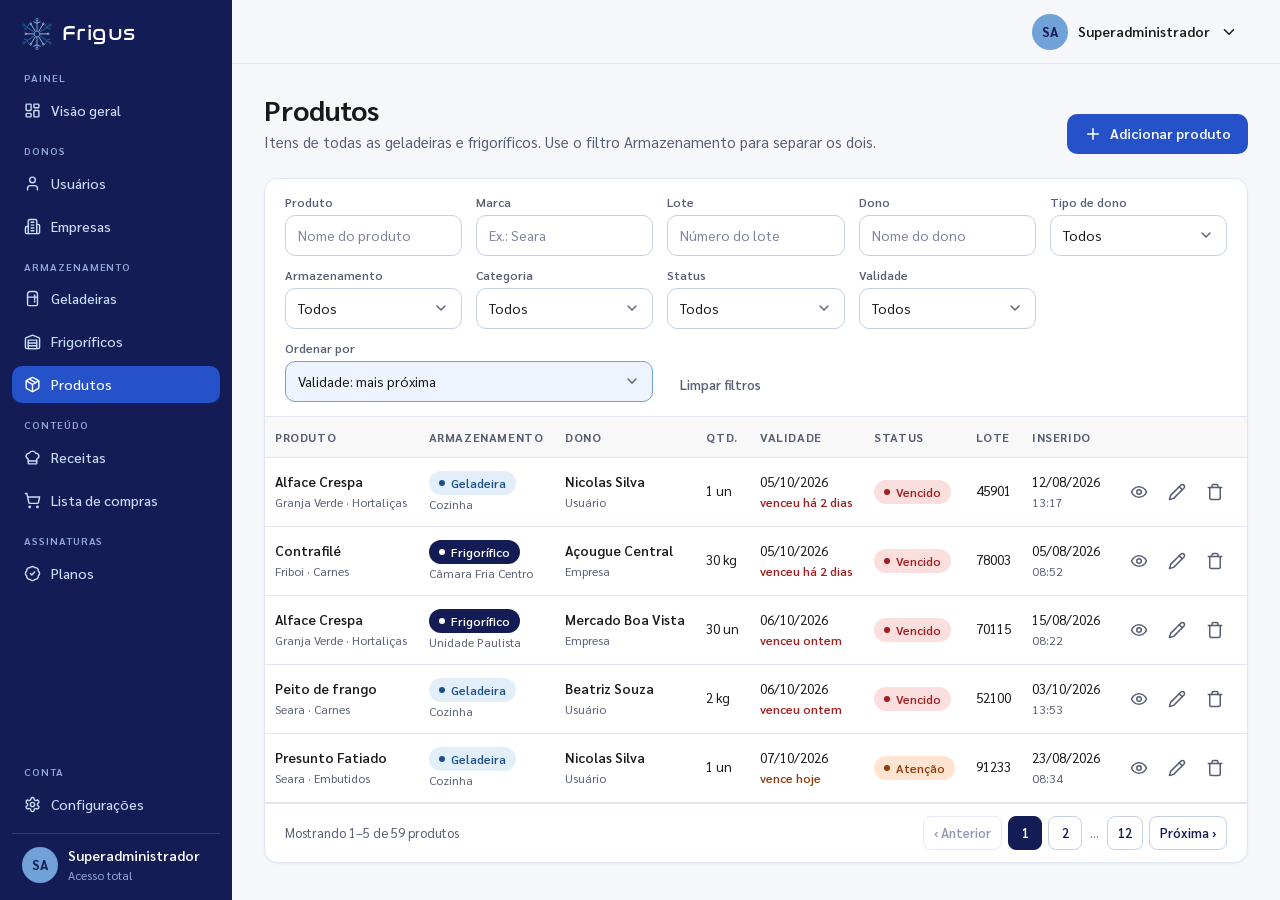
<file: pages/produtos.html>
<!DOCTYPE html>
<html lang="pt-BR">
<head>
  <meta charset="UTF-8">
  <meta name="viewport" content="width=device-width, initial-scale=1">
  <title>Produtos — Frigus Admin</title>
  <link rel="icon" href="../img/logo-flake.png" type="image/png">
  <link rel="stylesheet" href="../css/global.css">
  <link rel="stylesheet" href="../css/components.css">
  <link rel="stylesheet" href="../css/armazenamento.css">
  <link rel="stylesheet" href="../css/produtos.css">
  <link rel="stylesheet" href="../css/receitas.css">
  <link rel="stylesheet" href="../css/dashboard.css">
  <link rel="stylesheet" href="../css/v3.css">
  <link rel="stylesheet" href="../css/admin.css">
</head>
<body class="app-body theme-admin">
<div class="app">
  <aside class="sidebar" aria-label="Navegação principal">
    <a class="sidebar-brand" href="visao-geral.html" aria-label="Frigus — visão geral"><svg class="logo-flake" aria-hidden="true" width="36" height="39" viewBox="0 0 356 382" fill="none" xmlns="http://www.w3.org/2000/svg"><path d="M138.0 190.4L54.0 189.1" stroke="#C9DEF9" stroke-width="9" stroke-linecap="round"/><circle cx="44.0" cy="189.0" r="10" stroke="#C9DEF9" stroke-width="8"/><path d="M218.0 190.4L302.0 189.1" stroke="#C9DEF9" stroke-width="9" stroke-linecap="round"/><circle cx="312.0" cy="189.0" r="10" stroke="#C9DEF9" stroke-width="8"/><path d="M157.0 157.0L107.3 76.5" stroke="#C9DEF9" stroke-width="9" stroke-linecap="round"/><circle cx="102.0" cy="68.0" r="10" stroke="#C9DEF9" stroke-width="8"/><path d="M199.0 157.0L248.7 76.5" stroke="#C9DEF9" stroke-width="9" stroke-linecap="round"/><circle cx="254.0" cy="68.0" r="10" stroke="#C9DEF9" stroke-width="8"/><path d="M157.0 225.0L107.3 305.5" stroke="#C9DEF9" stroke-width="9" stroke-linecap="round"/><circle cx="102.0" cy="314.0" r="10" stroke="#C9DEF9" stroke-width="8"/><path d="M199.0 225.0L248.7 305.5" stroke="#C9DEF9" stroke-width="9" stroke-linecap="round"/><circle cx="254.0" cy="314.0" r="10" stroke="#C9DEF9" stroke-width="8"/><path d="M146.5 169.7L30.8 91.3" stroke="#1F5F97" stroke-width="12" stroke-linecap="round"/><circle cx="20.0" cy="84.0" r="13" stroke="#1F5F97" stroke-width="10"/><path d="M65.0 114.5L76.0 76.0" stroke="#1F5F97" stroke-width="12" stroke-linecap="round"/><path d="M65.0 114.5L24.0 132.0" stroke="#1F5F97" stroke-width="12" stroke-linecap="round"/><path d="M209.5 169.7L325.2 91.3" stroke="#1F5F97" stroke-width="12" stroke-linecap="round"/><circle cx="336.0" cy="84.0" r="13" stroke="#1F5F97" stroke-width="10"/><path d="M291.0 114.5L280.0 76.0" stroke="#1F5F97" stroke-width="12" stroke-linecap="round"/><path d="M291.0 114.5L332.0 132.0" stroke="#1F5F97" stroke-width="12" stroke-linecap="round"/><path d="M146.5 212.3L30.8 290.7" stroke="#1F5F97" stroke-width="12" stroke-linecap="round"/><circle cx="20.0" cy="298.0" r="13" stroke="#1F5F97" stroke-width="10"/><path d="M65.0 267.5L76.0 306.0" stroke="#1F5F97" stroke-width="12" stroke-linecap="round"/><path d="M65.0 267.5L24.0 250.0" stroke="#1F5F97" stroke-width="12" stroke-linecap="round"/><path d="M209.5 212.3L325.2 290.7" stroke="#1F5F97" stroke-width="12" stroke-linecap="round"/><circle cx="336.0" cy="298.0" r="13" stroke="#1F5F97" stroke-width="10"/><path d="M291.0 267.5L280.0 306.0" stroke="#1F5F97" stroke-width="12" stroke-linecap="round"/><path d="M291.0 267.5L332.0 250.0" stroke="#1F5F97" stroke-width="12" stroke-linecap="round"/><path d="M178.0 153.0L178.0 31.0" stroke="#70A2D7" stroke-width="12" stroke-linecap="round"/><circle cx="178.0" cy="18.0" r="13" stroke="#70A2D7" stroke-width="10"/><path d="M178.0 62.0L140.0 44.0" stroke="#70A2D7" stroke-width="12" stroke-linecap="round"/><path d="M178.0 62.0L216.0 44.0" stroke="#70A2D7" stroke-width="12" stroke-linecap="round"/><path d="M178.0 229.0L178.0 351.0" stroke="#70A2D7" stroke-width="12" stroke-linecap="round"/><circle cx="178.0" cy="364.0" r="13" stroke="#70A2D7" stroke-width="10"/><path d="M178.0 320.0L140.0 338.0" stroke="#70A2D7" stroke-width="12" stroke-linecap="round"/><path d="M178.0 320.0L216.0 338.0" stroke="#70A2D7" stroke-width="12" stroke-linecap="round"/><path d="M178.0 155.0 L209.2 173.0 L209.2 209.0 L178.0 227.0 L146.8 209.0 L146.8 173.0 Z" stroke="#70A2D7" stroke-width="10" stroke-linejoin="round"/></svg><span>Frigus</span></a>
    <p class="nav-label">Painel</p><nav class="nav" aria-label="Painel"><a href="visao-geral.html" title="Visão geral"><svg class="icon " aria-hidden="true" viewBox="0 0 24 24" data-icon="i-layout"><rect width="7" height="9" x="3" y="3" rx="1"/><rect width="7" height="5" x="14" y="3" rx="1"/><rect width="7" height="9" x="14" y="12" rx="1"/><rect width="7" height="5" x="3" y="16" rx="1"/></svg><span>Visão geral</span></a></nav><p class="nav-label">Donos</p><nav class="nav" aria-label="Donos"><a href="usuarios.html" title="Usuários"><svg class="icon " aria-hidden="true" viewBox="0 0 24 24" data-icon="i-user"><path d="M19 21v-2a4 4 0 0 0-4-4H9a4 4 0 0 0-4 4v2"/><circle cx="12" cy="7" r="4"/></svg><span>Usuários</span></a><a href="empresas.html" title="Empresas"><svg class="icon " aria-hidden="true" viewBox="0 0 24 24" data-icon="i-building"><path d="M6 22V4a2 2 0 0 1 2-2h8a2 2 0 0 1 2 2v18Z"/><path d="M6 12H4a2 2 0 0 0-2 2v6a2 2 0 0 0 2 2h2"/><path d="M18 9h2a2 2 0 0 1 2 2v9a2 2 0 0 1-2 2h-2"/><path d="M10 6h4"/><path d="M10 10h4"/><path d="M10 14h4"/><path d="M10 18h4"/></svg><span>Empresas</span></a></nav><p class="nav-label">Armazenamento</p><nav class="nav" aria-label="Armazenamento"><a href="geladeiras.html" title="Geladeiras"><svg class="icon " aria-hidden="true" viewBox="0 0 24 24" data-icon="i-fridge"><path d="M5 6a4 4 0 0 1 4-4h6a4 4 0 0 1 4 4v14a2 2 0 0 1-2 2H7a2 2 0 0 1-2-2Z"/><path d="M5 10h14"/><path d="M15 7v6"/><path d="M15 15v2"/></svg><span>Geladeiras</span></a><a href="frigorificos.html" title="Frigoríficos"><svg class="icon " aria-hidden="true" viewBox="0 0 24 24" data-icon="i-warehouse"><path d="M22 8.35V20a2 2 0 0 1-2 2H4a2 2 0 0 1-2-2V8.35A2 2 0 0 1 3.26 6.5l8-3.2a2 2 0 0 1 1.48 0l8 3.2A2 2 0 0 1 22 8.35Z"/><path d="M6 18h12"/><path d="M6 14h12"/><rect width="12" height="12" x="6" y="10"/></svg><span>Frigoríficos</span></a><a href="produtos.html" aria-current="page" title="Produtos"><svg class="icon " aria-hidden="true" viewBox="0 0 24 24" data-icon="i-package"><path d="m7.5 4.27 9 5.15"/><path d="M21 8a2 2 0 0 0-1-1.73l-7-4a2 2 0 0 0-2 0l-7 4A2 2 0 0 0 3 8v8a2 2 0 0 0 1 1.73l7 4a2 2 0 0 0 2 0l7-4A2 2 0 0 0 21 16Z"/><path d="m3.3 7 8.7 5 8.7-5"/><path d="M12 22V12"/></svg><span>Produtos</span></a></nav><p class="nav-label">Conteúdo</p><nav class="nav" aria-label="Conteúdo"><a href="receitas.html" title="Receitas"><svg class="icon " aria-hidden="true" viewBox="0 0 24 24" data-icon="i-chef"><path d="M17 21a1 1 0 0 0 1-1v-5.35c0-.457.316-.844.727-1.041a4 4 0 0 0-2.134-7.589 5 5 0 0 0-9.186 0 4 4 0 0 0-2.134 7.588c.411.198.727.585.727 1.041V20a1 1 0 0 0 1 1Z"/><path d="M6 17h12"/></svg><span>Receitas</span></a><a href="compras.html" title="Lista de compras"><svg class="icon " aria-hidden="true" viewBox="0 0 24 24" data-icon="i-cart"><circle cx="8" cy="21" r="1"/><circle cx="19" cy="21" r="1"/><path d="M2.05 2.05h2l2.66 12.42a2 2 0 0 0 2 1.58h9.78a2 2 0 0 0 1.95-1.57l1.65-7.43H5.12"/></svg><span>Lista de compras</span></a></nav><p class="nav-label">Assinaturas</p><nav class="nav" aria-label="Assinaturas"><a href="planos.html" title="Planos"><svg class="icon " aria-hidden="true" viewBox="0 0 24 24" data-icon="i-card"><path d="M3.85 8.62a4 4 0 0 1 4.78-4.77 4 4 0 0 1 6.74 0 4 4 0 0 1 4.78 4.78 4 4 0 0 1 0 6.74 4 4 0 0 1-4.77 4.78 4 4 0 0 1-6.75 0 4 4 0 0 1-4.78-4.77 4 4 0 0 1 0-6.76Z"/><path d="m9 12 2 2 4-4"/></svg><span>Planos</span></a></nav>
    <div class="sidebar-spacer"></div>
    <p class="nav-label">Conta</p><nav class="nav" aria-label="Conta"><a href="configuracoes.html" title="Configurações"><svg class="icon " aria-hidden="true" viewBox="0 0 24 24" data-icon="i-settings"><path d="M12.22 2h-.44a2 2 0 0 0-2 2v.18a2 2 0 0 1-1 1.73l-.43.25a2 2 0 0 1-2 0l-.15-.08a2 2 0 0 0-2.73.73l-.22.38a2 2 0 0 0 .73 2.73l.15.1a2 2 0 0 1 1 1.72v.51a2 2 0 0 1-1 1.74l-.15.09a2 2 0 0 0-.73 2.73l.22.38a2 2 0 0 0 2.73.73l.15-.08a2 2 0 0 1 2 0l.43.25a2 2 0 0 1 1 1.73V20a2 2 0 0 0 2 2h.44a2 2 0 0 0 2-2v-.18a2 2 0 0 1 1-1.73l.43-.25a2 2 0 0 1 2 0l.15.08a2 2 0 0 0 2.73-.73l.22-.39a2 2 0 0 0-.73-2.73l-.15-.08a2 2 0 0 1-1-1.74v-.5a2 2 0 0 1 1-1.74l.15-.09a2 2 0 0 0 .73-2.73l-.22-.38a2 2 0 0 0-2.73-.73l-.15.08a2 2 0 0 1-2 0l-.43-.25a2 2 0 0 1-1-1.73V4a2 2 0 0 0-2-2z"/><circle cx="12" cy="12" r="3"/></svg><span>Configurações</span></a></nav>
    <div class="sidebar-user"><span class="avatar" aria-hidden="true">SA</span><div class="meta"><strong>Superadministrador</strong><small>Acesso total</small></div></div>
  </aside>
  <div class="main">
    <header class="topbar">
      <div class="topbar-actions">
        <div class="menu"><button class="account-btn" type="button" data-menu-toggle aria-expanded="false" aria-label="Menu da conta"><span class="avatar" aria-hidden="true">SA</span><span class="name">Superadministrador</span><svg class="icon " aria-hidden="true" viewBox="0 0 24 24" data-icon="i-down"><path d="m6 9 6 6 6-6"/></svg></button>
          <div class="menu-list"><a class="menu-item" href="configuracoes.html"><svg class="icon " aria-hidden="true" viewBox="0 0 24 24" data-icon="i-settings"><path d="M12.22 2h-.44a2 2 0 0 0-2 2v.18a2 2 0 0 1-1 1.73l-.43.25a2 2 0 0 1-2 0l-.15-.08a2 2 0 0 0-2.73.73l-.22.38a2 2 0 0 0 .73 2.73l.15.1a2 2 0 0 1 1 1.72v.51a2 2 0 0 1-1 1.74l-.15.09a2 2 0 0 0-.73 2.73l.22.38a2 2 0 0 0 2.73.73l.15-.08a2 2 0 0 1 2 0l.43.25a2 2 0 0 1 1 1.73V20a2 2 0 0 0 2 2h.44a2 2 0 0 0 2-2v-.18a2 2 0 0 1 1-1.73l.43-.25a2 2 0 0 1 2 0l.15.08a2 2 0 0 0 2.73-.73l.22-.39a2 2 0 0 0-.73-2.73l-.15-.08a2 2 0 0 1-1-1.74v-.5a2 2 0 0 1 1-1.74l.15-.09a2 2 0 0 0 .73-2.73l-.22-.38a2 2 0 0 0-2.73-.73l-.15.08a2 2 0 0 1-2 0l-.43-.25a2 2 0 0 1-1-1.73V4a2 2 0 0 0-2-2z"/><circle cx="12" cy="12" r="3"/></svg> Configurações</a><div class="menu-sep"></div><a class="menu-item" href="../index.html"><svg class="icon " aria-hidden="true" viewBox="0 0 24 24" data-icon="i-logout"><path d="M9 21H5a2 2 0 0 1-2-2V5a2 2 0 0 1 2-2h4"/><path d="m16 17 5-5-5-5"/><path d="M21 12H9"/></svg> Sair</a></div></div>
      </div>
    </header>
    <main class="content" id="conteudo">
      <div class="page-header">
        <div><h1>Produtos</h1><p>Itens de todas as geladeiras e frigoríficos. Use o filtro Armazenamento para separar os dois.</p></div>
        <div class="header-actions"><button class="btn btn-primary" type="button" data-open="drawer-produto" data-mode="create"><svg class="icon " aria-hidden="true" viewBox="0 0 24 24" data-icon="i-plus"><path d="M5 12h14"/><path d="M12 5v14"/></svg> Adicionar produto</button></div>
      </div>
      <section class="card table-card admin-table" data-admin-table data-noun="produtos">
        <div class="filters" role="search"><div class="fld"><label for="f-produto">Produto</label><input class="input" id="f-produto" type="search" data-f="produto" placeholder="Nome do produto" autocomplete="off"></div><div class="fld"><label for="f-marca">Marca</label><input class="input" id="f-marca" type="search" data-f="marca" placeholder="Ex.: Seara" autocomplete="off"></div><div class="fld"><label for="f-lote">Lote</label><input class="input" id="f-lote" type="search" data-f="lote" placeholder="Número do lote" autocomplete="off"></div><div class="fld"><label for="f-dono">Dono</label><input class="input" id="f-dono" type="search" data-f="dono" placeholder="Nome do dono" autocomplete="off"></div><div class="fld"><label for="f-tipodono">Tipo de dono</label><select class="select" id="f-tipodono" data-f="tipodono"><option value="">Todos</option><option value="usuario">Usuário</option><option value="empresa">Empresa</option></select></div><div class="fld"><label for="f-arm">Armazenamento</label><select class="select" id="f-arm" data-f="arm"><option value="">Todos</option><option value="geladeira">Geladeira</option><option value="frigorifico">Frigorífico</option></select></div><div class="fld"><label for="f-cat">Categoria</label><select class="select" id="f-cat" data-f="cat"><option value="">Todos</option><option value="LATICIONIOS">Laticínios</option><option value="GRAOS">Grãos</option><option value="CARNES">Carnes</option><option value="PESCADOS">Pescados</option><option value="EMBUTIDOS">Embutidos</option><option value="FRUTAS">Frutas</option><option value="HORTALICAS">Hortaliças</option><option value="CONGELADOS">Congelados</option><option value="BEBIDAS">Bebidas</option><option value="ALIMENTOS_PREPARADOS">Alimentos preparados</option><option value="TEMPEROS">Temperos</option><option value="OUTROS">Outros</option></select></div><div class="fld"><label for="f-status">Status</label><select class="select" id="f-status" data-f="status"><option value="">Todos</option><option value="VALIDADE_LONGA">Validade longa</option><option value="REGULAR">Regular</option><option value="PROXIMO_VENCIMENTO">Próximo do vencimento</option><option value="ATENCAO">Atenção</option><option value="VENCIDO">Vencido</option></select></div><div class="fld"><label for="f-val">Validade</label><select class="select" id="f-val" data-f="val"><option value="">Todos</option><option value="vencidos">Já vencidos</option><option value="7">Próximos 7 dias</option><option value="30">Próximos 30 dias</option><option value="longa">Mais de 30 dias</option></select></div><div class="fld fld-sort"><label for="f-ord">Ordenar por</label><select class="select" id="f-ord" data-f="ord" data-sort><option value="dias:asc:n">Validade: mais próxima</option><option value="dias:desc:n">Validade: mais distante</option><option value="nome:asc:s">Nome: A a Z</option><option value="nome:desc:s">Nome: Z a A</option><option value="inserido:desc:s">Inserção: mais recente</option><option value="inserido:asc:s">Inserção: mais antiga</option></select></div><div class="fld fld-clear"><button class="btn btn-ghost btn-sm" type="button" data-admin-clear>Limpar filtros</button></div></div>
        <div class="table-wrap has-data">
          <table class="table products-table">
            <caption class="sr-only">Produtos de todas as geladeiras e frigoríficos</caption>
            <thead><tr><th scope="col">Produto</th><th scope="col">Armazenamento</th><th scope="col">Dono</th><th scope="col">Qtd.</th><th scope="col">Validade</th><th scope="col">Status</th><th scope="col">Lote</th><th scope="col">Inserido</th><th scope="col"><span class="sr-only">Ações</span></th></tr></thead>
            <tbody>
            <tr data-row data-produto="alface crespa" data-nome="alface crespa" data-marca="granja verde" data-lote="45901" data-dono="nicolas silva" data-tipodono="usuario" data-arm="geladeira" data-cat="HORTALICAS" data-status="VENCIDO" data-dias="-2" data-inserido="2026-08-12T13:17"><td class="col-name"><div class="cell-main">Alface Crespa</div><div class="cell-sub">Granja Verde · Hortaliças</div></td><td><span class="badge badge-info">Geladeira</span><div class="cell-sub">Cozinha</div></td><td><div class="cell-main">Nicolas Silva</div><div class="cell-sub">Usuário</div></td><td class="qty">1 un</td><td>05/10/2026<div class="cell-sub"><span class="due-expired">venceu há 2 dias</span></div></td><td><span class="badge badge-danger">Vencido</span></td><td>45901</td><td>12/08/2026<div class="cell-sub">13:17</div></td><td><div class="actions"><button class="btn-icon" type="button" title="Visualizar" aria-label="Visualizar Alface Crespa" data-open="drawer-produto" data-mode="view" data-fill="{&quot;nome&quot;: &quot;Alface Crespa&quot;, &quot;categoria&quot;: &quot;HORTALICAS&quot;, &quot;marca&quot;: &quot;Granja Verde&quot;, &quot;descricao&quot;: &quot;Pé de alface crespa lavada.&quot;, &quot;unidadeMedida&quot;: &quot;un&quot;, &quot;preco&quot;: &quot;3.50&quot;, &quot;quantidade&quot;: 1, &quot;dtValidade&quot;: &quot;2026-10-05&quot;, &quot;lote&quot;: 45901, &quot;idGeladeira&quot;: 1}"><svg class="icon " aria-hidden="true" viewBox="0 0 24 24" data-icon="i-eye"><path d="M2 12s3-7 10-7 10 7 10 7-3 7-10 7-10-7-10-7Z"/><circle cx="12" cy="12" r="3"/></svg></button><button class="btn-icon" type="button" title="Editar" aria-label="Editar Alface Crespa" data-open="drawer-produto" data-mode="edit" data-fill="{&quot;nome&quot;: &quot;Alface Crespa&quot;, &quot;categoria&quot;: &quot;HORTALICAS&quot;, &quot;marca&quot;: &quot;Granja Verde&quot;, &quot;descricao&quot;: &quot;Pé de alface crespa lavada.&quot;, &quot;unidadeMedida&quot;: &quot;un&quot;, &quot;preco&quot;: &quot;3.50&quot;, &quot;quantidade&quot;: 1, &quot;dtValidade&quot;: &quot;2026-10-05&quot;, &quot;lote&quot;: 45901, &quot;idGeladeira&quot;: 1}"><svg class="icon " aria-hidden="true" viewBox="0 0 24 24" data-icon="i-edit"><path d="M17 3a2.85 2.83 0 1 1 4 4L7.5 20.5 2 22l1.5-5.5Z"/><path d="m15 5 4 4"/></svg></button><button class="btn-icon danger" type="button" title="Excluir" aria-label="Excluir Alface Crespa" data-open="modal-delete" data-mode="delete" data-nome="Alface Crespa"><svg class="icon " aria-hidden="true" viewBox="0 0 24 24" data-icon="i-trash"><path d="M3 6h18"/><path d="M19 6v14c0 1-1 2-2 2H7c-1 0-2-1-2-2V6"/><path d="M8 6V4c0-1 1-2 2-2h4c1 0 2 1 2 2v2"/></svg></button></div></td></tr>
            <tr data-row data-produto="contrafilé" data-nome="contrafilé" data-marca="friboi" data-lote="78003" data-dono="açougue central" data-tipodono="empresa" data-arm="frigorifico" data-cat="CARNES" data-status="VENCIDO" data-dias="-2" data-inserido="2026-08-05T08:52"><td class="col-name"><div class="cell-main">Contrafilé</div><div class="cell-sub">Friboi · Carnes</div></td><td><span class="badge badge-navy">Frigorífico</span><div class="cell-sub">Câmara Fria Centro</div></td><td><div class="cell-main">Açougue Central</div><div class="cell-sub">Empresa</div></td><td class="qty">30 kg</td><td>05/10/2026<div class="cell-sub"><span class="due-expired">venceu há 2 dias</span></div></td><td><span class="badge badge-danger">Vencido</span></td><td>78003</td><td>05/08/2026<div class="cell-sub">08:52</div></td><td><div class="actions"><button class="btn-icon" type="button" title="Visualizar" aria-label="Visualizar Contrafilé" data-open="drawer-produto" data-mode="view" data-fill="{&quot;nome&quot;: &quot;Contrafilé&quot;, &quot;categoria&quot;: &quot;CARNES&quot;, &quot;marca&quot;: &quot;Friboi&quot;, &quot;descricao&quot;: &quot;&quot;, &quot;unidadeMedida&quot;: &quot;kg&quot;, &quot;preco&quot;: &quot;49.90&quot;, &quot;quantidade&quot;: 30, &quot;dtValidade&quot;: &quot;2026-10-05&quot;, &quot;lote&quot;: 78003, &quot;idFrigorifico&quot;: 4}"><svg class="icon " aria-hidden="true" viewBox="0 0 24 24" data-icon="i-eye"><path d="M2 12s3-7 10-7 10 7 10 7-3 7-10 7-10-7-10-7Z"/><circle cx="12" cy="12" r="3"/></svg></button><button class="btn-icon" type="button" title="Editar" aria-label="Editar Contrafilé" data-open="drawer-produto" data-mode="edit" data-fill="{&quot;nome&quot;: &quot;Contrafilé&quot;, &quot;categoria&quot;: &quot;CARNES&quot;, &quot;marca&quot;: &quot;Friboi&quot;, &quot;descricao&quot;: &quot;&quot;, &quot;unidadeMedida&quot;: &quot;kg&quot;, &quot;preco&quot;: &quot;49.90&quot;, &quot;quantidade&quot;: 30, &quot;dtValidade&quot;: &quot;2026-10-05&quot;, &quot;lote&quot;: 78003, &quot;idFrigorifico&quot;: 4}"><svg class="icon " aria-hidden="true" viewBox="0 0 24 24" data-icon="i-edit"><path d="M17 3a2.85 2.83 0 1 1 4 4L7.5 20.5 2 22l1.5-5.5Z"/><path d="m15 5 4 4"/></svg></button><button class="btn-icon danger" type="button" title="Excluir" aria-label="Excluir Contrafilé" data-open="modal-delete" data-mode="delete" data-nome="Contrafilé"><svg class="icon " aria-hidden="true" viewBox="0 0 24 24" data-icon="i-trash"><path d="M3 6h18"/><path d="M19 6v14c0 1-1 2-2 2H7c-1 0-2-1-2-2V6"/><path d="M8 6V4c0-1 1-2 2-2h4c1 0 2 1 2 2v2"/></svg></button></div></td></tr>
            <tr data-row data-produto="alface crespa" data-nome="alface crespa" data-marca="granja verde" data-lote="70115" data-dono="mercado boa vista" data-tipodono="empresa" data-arm="frigorifico" data-cat="HORTALICAS" data-status="VENCIDO" data-dias="-1" data-inserido="2026-08-15T08:22"><td class="col-name"><div class="cell-main">Alface Crespa</div><div class="cell-sub">Granja Verde · Hortaliças</div></td><td><span class="badge badge-navy">Frigorífico</span><div class="cell-sub">Unidade Paulista</div></td><td><div class="cell-main">Mercado Boa Vista</div><div class="cell-sub">Empresa</div></td><td class="qty">30 un</td><td>06/10/2026<div class="cell-sub"><span class="due-expired">venceu ontem</span></div></td><td><span class="badge badge-danger">Vencido</span></td><td>70115</td><td>15/08/2026<div class="cell-sub">08:22</div></td><td><div class="actions"><button class="btn-icon" type="button" title="Visualizar" aria-label="Visualizar Alface Crespa" data-open="drawer-produto" data-mode="view" data-fill="{&quot;nome&quot;: &quot;Alface Crespa&quot;, &quot;categoria&quot;: &quot;HORTALICAS&quot;, &quot;marca&quot;: &quot;Granja Verde&quot;, &quot;descricao&quot;: &quot;Pé de alface crespa lavada.&quot;, &quot;unidadeMedida&quot;: &quot;un&quot;, &quot;preco&quot;: &quot;3.50&quot;, &quot;quantidade&quot;: 30, &quot;dtValidade&quot;: &quot;2026-10-06&quot;, &quot;lote&quot;: 70115, &quot;idFrigorifico&quot;: 1}"><svg class="icon " aria-hidden="true" viewBox="0 0 24 24" data-icon="i-eye"><path d="M2 12s3-7 10-7 10 7 10 7-3 7-10 7-10-7-10-7Z"/><circle cx="12" cy="12" r="3"/></svg></button><button class="btn-icon" type="button" title="Editar" aria-label="Editar Alface Crespa" data-open="drawer-produto" data-mode="edit" data-fill="{&quot;nome&quot;: &quot;Alface Crespa&quot;, &quot;categoria&quot;: &quot;HORTALICAS&quot;, &quot;marca&quot;: &quot;Granja Verde&quot;, &quot;descricao&quot;: &quot;Pé de alface crespa lavada.&quot;, &quot;unidadeMedida&quot;: &quot;un&quot;, &quot;preco&quot;: &quot;3.50&quot;, &quot;quantidade&quot;: 30, &quot;dtValidade&quot;: &quot;2026-10-06&quot;, &quot;lote&quot;: 70115, &quot;idFrigorifico&quot;: 1}"><svg class="icon " aria-hidden="true" viewBox="0 0 24 24" data-icon="i-edit"><path d="M17 3a2.85 2.83 0 1 1 4 4L7.5 20.5 2 22l1.5-5.5Z"/><path d="m15 5 4 4"/></svg></button><button class="btn-icon danger" type="button" title="Excluir" aria-label="Excluir Alface Crespa" data-open="modal-delete" data-mode="delete" data-nome="Alface Crespa"><svg class="icon " aria-hidden="true" viewBox="0 0 24 24" data-icon="i-trash"><path d="M3 6h18"/><path d="M19 6v14c0 1-1 2-2 2H7c-1 0-2-1-2-2V6"/><path d="M8 6V4c0-1 1-2 2-2h4c1 0 2 1 2 2v2"/></svg></button></div></td></tr>
            <tr data-row data-produto="peito de frango" data-nome="peito de frango" data-marca="seara" data-lote="52100" data-dono="beatriz souza" data-tipodono="usuario" data-arm="geladeira" data-cat="CARNES" data-status="VENCIDO" data-dias="-1" data-inserido="2026-10-03T13:53"><td class="col-name"><div class="cell-main">Peito de frango</div><div class="cell-sub">Seara · Carnes</div></td><td><span class="badge badge-info">Geladeira</span><div class="cell-sub">Cozinha</div></td><td><div class="cell-main">Beatriz Souza</div><div class="cell-sub">Usuário</div></td><td class="qty">2 kg</td><td>06/10/2026<div class="cell-sub"><span class="due-expired">venceu ontem</span></div></td><td><span class="badge badge-danger">Vencido</span></td><td>52100</td><td>03/10/2026<div class="cell-sub">13:53</div></td><td><div class="actions"><button class="btn-icon" type="button" title="Visualizar" aria-label="Visualizar Peito de frango" data-open="drawer-produto" data-mode="view" data-fill="{&quot;nome&quot;: &quot;Peito de frango&quot;, &quot;categoria&quot;: &quot;CARNES&quot;, &quot;marca&quot;: &quot;Seara&quot;, &quot;descricao&quot;: &quot;&quot;, &quot;unidadeMedida&quot;: &quot;kg&quot;, &quot;preco&quot;: &quot;17.50&quot;, &quot;quantidade&quot;: 2, &quot;dtValidade&quot;: &quot;2026-10-06&quot;, &quot;lote&quot;: 52100, &quot;idGeladeira&quot;: 7}"><svg class="icon " aria-hidden="true" viewBox="0 0 24 24" data-icon="i-eye"><path d="M2 12s3-7 10-7 10 7 10 7-3 7-10 7-10-7-10-7Z"/><circle cx="12" cy="12" r="3"/></svg></button><button class="btn-icon" type="button" title="Editar" aria-label="Editar Peito de frango" data-open="drawer-produto" data-mode="edit" data-fill="{&quot;nome&quot;: &quot;Peito de frango&quot;, &quot;categoria&quot;: &quot;CARNES&quot;, &quot;marca&quot;: &quot;Seara&quot;, &quot;descricao&quot;: &quot;&quot;, &quot;unidadeMedida&quot;: &quot;kg&quot;, &quot;preco&quot;: &quot;17.50&quot;, &quot;quantidade&quot;: 2, &quot;dtValidade&quot;: &quot;2026-10-06&quot;, &quot;lote&quot;: 52100, &quot;idGeladeira&quot;: 7}"><svg class="icon " aria-hidden="true" viewBox="0 0 24 24" data-icon="i-edit"><path d="M17 3a2.85 2.83 0 1 1 4 4L7.5 20.5 2 22l1.5-5.5Z"/><path d="m15 5 4 4"/></svg></button><button class="btn-icon danger" type="button" title="Excluir" aria-label="Excluir Peito de frango" data-open="modal-delete" data-mode="delete" data-nome="Peito de frango"><svg class="icon " aria-hidden="true" viewBox="0 0 24 24" data-icon="i-trash"><path d="M3 6h18"/><path d="M19 6v14c0 1-1 2-2 2H7c-1 0-2-1-2-2V6"/><path d="M8 6V4c0-1 1-2 2-2h4c1 0 2 1 2 2v2"/></svg></button></div></td></tr>
            <tr data-row data-produto="presunto fatiado" data-nome="presunto fatiado" data-marca="seara" data-lote="91233" data-dono="nicolas silva" data-tipodono="usuario" data-arm="geladeira" data-cat="EMBUTIDOS" data-status="ATENCAO" data-dias="0" data-inserido="2026-08-23T08:34"><td class="col-name"><div class="cell-main">Presunto Fatiado</div><div class="cell-sub">Seara · Embutidos</div></td><td><span class="badge badge-info">Geladeira</span><div class="cell-sub">Cozinha</div></td><td><div class="cell-main">Nicolas Silva</div><div class="cell-sub">Usuário</div></td><td class="qty">1 un</td><td>07/10/2026<div class="cell-sub"><span class="due-today">vence hoje</span></div></td><td><span class="badge badge-orange">Atenção</span></td><td>91233</td><td>23/08/2026<div class="cell-sub">08:34</div></td><td><div class="actions"><button class="btn-icon" type="button" title="Visualizar" aria-label="Visualizar Presunto Fatiado" data-open="drawer-produto" data-mode="view" data-fill="{&quot;nome&quot;: &quot;Presunto Fatiado&quot;, &quot;categoria&quot;: &quot;EMBUTIDOS&quot;, &quot;marca&quot;: &quot;Seara&quot;, &quot;descricao&quot;: &quot;Pacote de 200 g.&quot;, &quot;unidadeMedida&quot;: &quot;un&quot;, &quot;preco&quot;: &quot;9.90&quot;, &quot;quantidade&quot;: 1, &quot;dtValidade&quot;: &quot;2026-10-07&quot;, &quot;lote&quot;: 91233, &quot;idGeladeira&quot;: 1}"><svg class="icon " aria-hidden="true" viewBox="0 0 24 24" data-icon="i-eye"><path d="M2 12s3-7 10-7 10 7 10 7-3 7-10 7-10-7-10-7Z"/><circle cx="12" cy="12" r="3"/></svg></button><button class="btn-icon" type="button" title="Editar" aria-label="Editar Presunto Fatiado" data-open="drawer-produto" data-mode="edit" data-fill="{&quot;nome&quot;: &quot;Presunto Fatiado&quot;, &quot;categoria&quot;: &quot;EMBUTIDOS&quot;, &quot;marca&quot;: &quot;Seara&quot;, &quot;descricao&quot;: &quot;Pacote de 200 g.&quot;, &quot;unidadeMedida&quot;: &quot;un&quot;, &quot;preco&quot;: &quot;9.90&quot;, &quot;quantidade&quot;: 1, &quot;dtValidade&quot;: &quot;2026-10-07&quot;, &quot;lote&quot;: 91233, &quot;idGeladeira&quot;: 1}"><svg class="icon " aria-hidden="true" viewBox="0 0 24 24" data-icon="i-edit"><path d="M17 3a2.85 2.83 0 1 1 4 4L7.5 20.5 2 22l1.5-5.5Z"/><path d="m15 5 4 4"/></svg></button><button class="btn-icon danger" type="button" title="Excluir" aria-label="Excluir Presunto Fatiado" data-open="modal-delete" data-mode="delete" data-nome="Presunto Fatiado"><svg class="icon " aria-hidden="true" viewBox="0 0 24 24" data-icon="i-trash"><path d="M3 6h18"/><path d="M19 6v14c0 1-1 2-2 2H7c-1 0-2-1-2-2V6"/><path d="M8 6V4c0-1 1-2 2-2h4c1 0 2 1 2 2v2"/></svg></button></div></td></tr>
            <tr data-row data-produto="peito de frango" data-nome="peito de frango" data-marca="seara" data-lote="61904" data-dono="nicolas silva" data-tipodono="usuario" data-arm="geladeira" data-cat="CARNES" data-status="ATENCAO" data-dias="1" data-inserido="2026-09-03T13:51"><td class="col-name"><div class="cell-main">Peito de frango</div><div class="cell-sub">Seara · Carnes</div></td><td><span class="badge badge-info">Geladeira</span><div class="cell-sub">Cozinha</div></td><td><div class="cell-main">Nicolas Silva</div><div class="cell-sub">Usuário</div></td><td class="qty">1 kg</td><td>08/10/2026<div class="cell-sub"><span class="due-today">vence amanhã</span></div></td><td><span class="badge badge-orange">Atenção</span></td><td>61904</td><td>03/09/2026<div class="cell-sub">13:51</div></td><td><div class="actions"><button class="btn-icon" type="button" title="Visualizar" aria-label="Visualizar Peito de frango" data-open="drawer-produto" data-mode="view" data-fill="{&quot;nome&quot;: &quot;Peito de frango&quot;, &quot;categoria&quot;: &quot;CARNES&quot;, &quot;marca&quot;: &quot;Seara&quot;, &quot;descricao&quot;: &quot;Peito de frango sem osso e sem pele.&quot;, &quot;unidadeMedida&quot;: &quot;kg&quot;, &quot;preco&quot;: &quot;18.90&quot;, &quot;quantidade&quot;: 1, &quot;dtValidade&quot;: &quot;2026-10-08&quot;, &quot;lote&quot;: 61904, &quot;idGeladeira&quot;: 1}"><svg class="icon " aria-hidden="true" viewBox="0 0 24 24" data-icon="i-eye"><path d="M2 12s3-7 10-7 10 7 10 7-3 7-10 7-10-7-10-7Z"/><circle cx="12" cy="12" r="3"/></svg></button><button class="btn-icon" type="button" title="Editar" aria-label="Editar Peito de frango" data-open="drawer-produto" data-mode="edit" data-fill="{&quot;nome&quot;: &quot;Peito de frango&quot;, &quot;categoria&quot;: &quot;CARNES&quot;, &quot;marca&quot;: &quot;Seara&quot;, &quot;descricao&quot;: &quot;Peito de frango sem osso e sem pele.&quot;, &quot;unidadeMedida&quot;: &quot;kg&quot;, &quot;preco&quot;: &quot;18.90&quot;, &quot;quantidade&quot;: 1, &quot;dtValidade&quot;: &quot;2026-10-08&quot;, &quot;lote&quot;: 61904, &quot;idGeladeira&quot;: 1}"><svg class="icon " aria-hidden="true" viewBox="0 0 24 24" data-icon="i-edit"><path d="M17 3a2.85 2.83 0 1 1 4 4L7.5 20.5 2 22l1.5-5.5Z"/><path d="m15 5 4 4"/></svg></button><button class="btn-icon danger" type="button" title="Excluir" aria-label="Excluir Peito de frango" data-open="modal-delete" data-mode="delete" data-nome="Peito de frango"><svg class="icon " aria-hidden="true" viewBox="0 0 24 24" data-icon="i-trash"><path d="M3 6h18"/><path d="M19 6v14c0 1-1 2-2 2H7c-1 0-2-1-2-2V6"/><path d="M8 6V4c0-1 1-2 2-2h4c1 0 2 1 2 2v2"/></svg></button></div></td></tr>
            <tr data-row data-produto="presunto fatiado" data-nome="presunto fatiado" data-marca="seara" data-lote="70114" data-dono="mercado boa vista" data-tipodono="empresa" data-arm="frigorifico" data-cat="EMBUTIDOS" data-status="ATENCAO" data-dias="1" data-inserido="2026-08-26T13:39"><td class="col-name"><div class="cell-main">Presunto Fatiado</div><div class="cell-sub">Seara · Embutidos</div></td><td><span class="badge badge-navy">Frigorífico</span><div class="cell-sub">Unidade Paulista</div></td><td><div class="cell-main">Mercado Boa Vista</div><div class="cell-sub">Empresa</div></td><td class="qty">35 un</td><td>08/10/2026<div class="cell-sub"><span class="due-today">vence amanhã</span></div></td><td><span class="badge badge-orange">Atenção</span></td><td>70114</td><td>26/08/2026<div class="cell-sub">13:39</div></td><td><div class="actions"><button class="btn-icon" type="button" title="Visualizar" aria-label="Visualizar Presunto Fatiado" data-open="drawer-produto" data-mode="view" data-fill="{&quot;nome&quot;: &quot;Presunto Fatiado&quot;, &quot;categoria&quot;: &quot;EMBUTIDOS&quot;, &quot;marca&quot;: &quot;Seara&quot;, &quot;descricao&quot;: &quot;Pacote de 200 g.&quot;, &quot;unidadeMedida&quot;: &quot;un&quot;, &quot;preco&quot;: &quot;9.90&quot;, &quot;quantidade&quot;: 35, &quot;dtValidade&quot;: &quot;2026-10-08&quot;, &quot;lote&quot;: 70114, &quot;idFrigorifico&quot;: 1}"><svg class="icon " aria-hidden="true" viewBox="0 0 24 24" data-icon="i-eye"><path d="M2 12s3-7 10-7 10 7 10 7-3 7-10 7-10-7-10-7Z"/><circle cx="12" cy="12" r="3"/></svg></button><button class="btn-icon" type="button" title="Editar" aria-label="Editar Presunto Fatiado" data-open="drawer-produto" data-mode="edit" data-fill="{&quot;nome&quot;: &quot;Presunto Fatiado&quot;, &quot;categoria&quot;: &quot;EMBUTIDOS&quot;, &quot;marca&quot;: &quot;Seara&quot;, &quot;descricao&quot;: &quot;Pacote de 200 g.&quot;, &quot;unidadeMedida&quot;: &quot;un&quot;, &quot;preco&quot;: &quot;9.90&quot;, &quot;quantidade&quot;: 35, &quot;dtValidade&quot;: &quot;2026-10-08&quot;, &quot;lote&quot;: 70114, &quot;idFrigorifico&quot;: 1}"><svg class="icon " aria-hidden="true" viewBox="0 0 24 24" data-icon="i-edit"><path d="M17 3a2.85 2.83 0 1 1 4 4L7.5 20.5 2 22l1.5-5.5Z"/><path d="m15 5 4 4"/></svg></button><button class="btn-icon danger" type="button" title="Excluir" aria-label="Excluir Presunto Fatiado" data-open="modal-delete" data-mode="delete" data-nome="Presunto Fatiado"><svg class="icon " aria-hidden="true" viewBox="0 0 24 24" data-icon="i-trash"><path d="M3 6h18"/><path d="M19 6v14c0 1-1 2-2 2H7c-1 0-2-1-2-2V6"/><path d="M8 6V4c0-1 1-2 2-2h4c1 0 2 1 2 2v2"/></svg></button></div></td></tr>
            <tr data-row data-produto="morango" data-nome="morango" data-marca="granja verde" data-lote="51490" data-dono="nicolas silva" data-tipodono="usuario" data-arm="geladeira" data-cat="FRUTAS" data-status="ATENCAO" data-dias="2" data-inserido="2026-09-14T08:08"><td class="col-name"><div class="cell-main">Morango</div><div class="cell-sub">Granja Verde · Frutas</div></td><td><span class="badge badge-info">Geladeira</span><div class="cell-sub">Cozinha</div></td><td><div class="cell-main">Nicolas Silva</div><div class="cell-sub">Usuário</div></td><td class="qty">2 un</td><td>09/10/2026<div class="cell-sub"><span class="due-today">vence em 2 dias</span></div></td><td><span class="badge badge-orange">Atenção</span></td><td>51490</td><td>14/09/2026<div class="cell-sub">08:08</div></td><td><div class="actions"><button class="btn-icon" type="button" title="Visualizar" aria-label="Visualizar Morango" data-open="drawer-produto" data-mode="view" data-fill="{&quot;nome&quot;: &quot;Morango&quot;, &quot;categoria&quot;: &quot;FRUTAS&quot;, &quot;marca&quot;: &quot;Granja Verde&quot;, &quot;descricao&quot;: &quot;Bandeja de 250 g.&quot;, &quot;unidadeMedida&quot;: &quot;un&quot;, &quot;preco&quot;: &quot;9.90&quot;, &quot;quantidade&quot;: 2, &quot;dtValidade&quot;: &quot;2026-10-09&quot;, &quot;lote&quot;: 51490, &quot;idGeladeira&quot;: 1}"><svg class="icon " aria-hidden="true" viewBox="0 0 24 24" data-icon="i-eye"><path d="M2 12s3-7 10-7 10 7 10 7-3 7-10 7-10-7-10-7Z"/><circle cx="12" cy="12" r="3"/></svg></button><button class="btn-icon" type="button" title="Editar" aria-label="Editar Morango" data-open="drawer-produto" data-mode="edit" data-fill="{&quot;nome&quot;: &quot;Morango&quot;, &quot;categoria&quot;: &quot;FRUTAS&quot;, &quot;marca&quot;: &quot;Granja Verde&quot;, &quot;descricao&quot;: &quot;Bandeja de 250 g.&quot;, &quot;unidadeMedida&quot;: &quot;un&quot;, &quot;preco&quot;: &quot;9.90&quot;, &quot;quantidade&quot;: 2, &quot;dtValidade&quot;: &quot;2026-10-09&quot;, &quot;lote&quot;: 51490, &quot;idGeladeira&quot;: 1}"><svg class="icon " aria-hidden="true" viewBox="0 0 24 24" data-icon="i-edit"><path d="M17 3a2.85 2.83 0 1 1 4 4L7.5 20.5 2 22l1.5-5.5Z"/><path d="m15 5 4 4"/></svg></button><button class="btn-icon danger" type="button" title="Excluir" aria-label="Excluir Morango" data-open="modal-delete" data-mode="delete" data-nome="Morango"><svg class="icon " aria-hidden="true" viewBox="0 0 24 24" data-icon="i-trash"><path d="M3 6h18"/><path d="M19 6v14c0 1-1 2-2 2H7c-1 0-2-1-2-2V6"/><path d="M8 6V4c0-1 1-2 2-2h4c1 0 2 1 2 2v2"/></svg></button></div></td></tr>
            <tr data-row data-produto="iogurte natural" data-nome="iogurte natural" data-marca="vigor" data-lote="70111" data-dono="mercado boa vista" data-tipodono="empresa" data-arm="frigorifico" data-cat="LATICIONIOS" data-status="ATENCAO" data-dias="2" data-inserido="2026-09-06T08:56"><td class="col-name"><div class="cell-main">Iogurte Natural</div><div class="cell-sub">Vigor · Laticínios</div></td><td><span class="badge badge-navy">Frigorífico</span><div class="cell-sub">Unidade Paulista</div></td><td><div class="cell-main">Mercado Boa Vista</div><div class="cell-sub">Empresa</div></td><td class="qty">90 un</td><td>09/10/2026<div class="cell-sub"><span class="due-today">vence em 2 dias</span></div></td><td><span class="badge badge-orange">Atenção</span></td><td>70111</td><td>06/09/2026<div class="cell-sub">08:56</div></td><td><div class="actions"><button class="btn-icon" type="button" title="Visualizar" aria-label="Visualizar Iogurte Natural" data-open="drawer-produto" data-mode="view" data-fill="{&quot;nome&quot;: &quot;Iogurte Natural&quot;, &quot;categoria&quot;: &quot;LATICIONIOS&quot;, &quot;marca&quot;: &quot;Vigor&quot;, &quot;descricao&quot;: &quot;Pote de 170 g, sem adição de açúcar.&quot;, &quot;unidadeMedida&quot;: &quot;un&quot;, &quot;preco&quot;: &quot;3.99&quot;, &quot;quantidade&quot;: 90, &quot;dtValidade&quot;: &quot;2026-10-09&quot;, &quot;lote&quot;: 70111, &quot;idFrigorifico&quot;: 1}"><svg class="icon " aria-hidden="true" viewBox="0 0 24 24" data-icon="i-eye"><path d="M2 12s3-7 10-7 10 7 10 7-3 7-10 7-10-7-10-7Z"/><circle cx="12" cy="12" r="3"/></svg></button><button class="btn-icon" type="button" title="Editar" aria-label="Editar Iogurte Natural" data-open="drawer-produto" data-mode="edit" data-fill="{&quot;nome&quot;: &quot;Iogurte Natural&quot;, &quot;categoria&quot;: &quot;LATICIONIOS&quot;, &quot;marca&quot;: &quot;Vigor&quot;, &quot;descricao&quot;: &quot;Pote de 170 g, sem adição de açúcar.&quot;, &quot;unidadeMedida&quot;: &quot;un&quot;, &quot;preco&quot;: &quot;3.99&quot;, &quot;quantidade&quot;: 90, &quot;dtValidade&quot;: &quot;2026-10-09&quot;, &quot;lote&quot;: 70111, &quot;idFrigorifico&quot;: 1}"><svg class="icon " aria-hidden="true" viewBox="0 0 24 24" data-icon="i-edit"><path d="M17 3a2.85 2.83 0 1 1 4 4L7.5 20.5 2 22l1.5-5.5Z"/><path d="m15 5 4 4"/></svg></button><button class="btn-icon danger" type="button" title="Excluir" aria-label="Excluir Iogurte Natural" data-open="modal-delete" data-mode="delete" data-nome="Iogurte Natural"><svg class="icon " aria-hidden="true" viewBox="0 0 24 24" data-icon="i-trash"><path d="M3 6h18"/><path d="M19 6v14c0 1-1 2-2 2H7c-1 0-2-1-2-2V6"/><path d="M8 6V4c0-1 1-2 2-2h4c1 0 2 1 2 2v2"/></svg></button></div></td></tr>
            <tr data-row data-produto="presunto fatiado" data-nome="presunto fatiado" data-marca="seara" data-lote="63301" data-dono="juliana rocha" data-tipodono="usuario" data-arm="geladeira" data-cat="EMBUTIDOS" data-status="ATENCAO" data-dias="2" data-inserido="2026-09-09T13:01"><td class="col-name"><div class="cell-main">Presunto Fatiado</div><div class="cell-sub">Seara · Embutidos</div></td><td><span class="badge badge-info">Geladeira</span><div class="cell-sub">Geladeira</div></td><td><div class="cell-main">Juliana Rocha</div><div class="cell-sub">Usuário</div></td><td class="qty">1 un</td><td>09/10/2026<div class="cell-sub"><span class="due-today">vence em 2 dias</span></div></td><td><span class="badge badge-orange">Atenção</span></td><td>63301</td><td>09/09/2026<div class="cell-sub">13:01</div></td><td><div class="actions"><button class="btn-icon" type="button" title="Visualizar" aria-label="Visualizar Presunto Fatiado" data-open="drawer-produto" data-mode="view" data-fill="{&quot;nome&quot;: &quot;Presunto Fatiado&quot;, &quot;categoria&quot;: &quot;EMBUTIDOS&quot;, &quot;marca&quot;: &quot;Seara&quot;, &quot;descricao&quot;: &quot;&quot;, &quot;unidadeMedida&quot;: &quot;un&quot;, &quot;preco&quot;: &quot;9.90&quot;, &quot;quantidade&quot;: 1, &quot;dtValidade&quot;: &quot;2026-10-09&quot;, &quot;lote&quot;: 63301, &quot;idGeladeira&quot;: 9}"><svg class="icon " aria-hidden="true" viewBox="0 0 24 24" data-icon="i-eye"><path d="M2 12s3-7 10-7 10 7 10 7-3 7-10 7-10-7-10-7Z"/><circle cx="12" cy="12" r="3"/></svg></button><button class="btn-icon" type="button" title="Editar" aria-label="Editar Presunto Fatiado" data-open="drawer-produto" data-mode="edit" data-fill="{&quot;nome&quot;: &quot;Presunto Fatiado&quot;, &quot;categoria&quot;: &quot;EMBUTIDOS&quot;, &quot;marca&quot;: &quot;Seara&quot;, &quot;descricao&quot;: &quot;&quot;, &quot;unidadeMedida&quot;: &quot;un&quot;, &quot;preco&quot;: &quot;9.90&quot;, &quot;quantidade&quot;: 1, &quot;dtValidade&quot;: &quot;2026-10-09&quot;, &quot;lote&quot;: 63301, &quot;idGeladeira&quot;: 9}"><svg class="icon " aria-hidden="true" viewBox="0 0 24 24" data-icon="i-edit"><path d="M17 3a2.85 2.83 0 1 1 4 4L7.5 20.5 2 22l1.5-5.5Z"/><path d="m15 5 4 4"/></svg></button><button class="btn-icon danger" type="button" title="Excluir" aria-label="Excluir Presunto Fatiado" data-open="modal-delete" data-mode="delete" data-nome="Presunto Fatiado"><svg class="icon " aria-hidden="true" viewBox="0 0 24 24" data-icon="i-trash"><path d="M3 6h18"/><path d="M19 6v14c0 1-1 2-2 2H7c-1 0-2-1-2-2V6"/><path d="M8 6V4c0-1 1-2 2-2h4c1 0 2 1 2 2v2"/></svg></button></div></td></tr>
            <tr data-row data-produto="leite integral" data-nome="leite integral" data-marca="piracanjuba" data-lote="54721" data-dono="nicolas silva" data-tipodono="usuario" data-arm="geladeira" data-cat="LATICIONIOS" data-status="ATENCAO" data-dias="3" data-inserido="2026-09-25T13:25"><td class="col-name"><div class="cell-main">Leite Integral</div><div class="cell-sub">Piracanjuba · Laticínios</div></td><td><span class="badge badge-info">Geladeira</span><div class="cell-sub">Cozinha</div></td><td><div class="cell-main">Nicolas Silva</div><div class="cell-sub">Usuário</div></td><td class="qty">3 L</td><td>10/10/2026<div class="cell-sub"><span class="due-today">vence em 3 dias</span></div></td><td><span class="badge badge-orange">Atenção</span></td><td>54721</td><td>25/09/2026<div class="cell-sub">13:25</div></td><td><div class="actions"><button class="btn-icon" type="button" title="Visualizar" aria-label="Visualizar Leite Integral" data-open="drawer-produto" data-mode="view" data-fill="{&quot;nome&quot;: &quot;Leite Integral&quot;, &quot;categoria&quot;: &quot;LATICIONIOS&quot;, &quot;marca&quot;: &quot;Piracanjuba&quot;, &quot;descricao&quot;: &quot;Leite UHT integral, caixa de 1 litro.&quot;, &quot;unidadeMedida&quot;: &quot;L&quot;, &quot;preco&quot;: &quot;5.49&quot;, &quot;quantidade&quot;: 3, &quot;dtValidade&quot;: &quot;2026-10-10&quot;, &quot;lote&quot;: 54721, &quot;idGeladeira&quot;: 1}"><svg class="icon " aria-hidden="true" viewBox="0 0 24 24" data-icon="i-eye"><path d="M2 12s3-7 10-7 10 7 10 7-3 7-10 7-10-7-10-7Z"/><circle cx="12" cy="12" r="3"/></svg></button><button class="btn-icon" type="button" title="Editar" aria-label="Editar Leite Integral" data-open="drawer-produto" data-mode="edit" data-fill="{&quot;nome&quot;: &quot;Leite Integral&quot;, &quot;categoria&quot;: &quot;LATICIONIOS&quot;, &quot;marca&quot;: &quot;Piracanjuba&quot;, &quot;descricao&quot;: &quot;Leite UHT integral, caixa de 1 litro.&quot;, &quot;unidadeMedida&quot;: &quot;L&quot;, &quot;preco&quot;: &quot;5.49&quot;, &quot;quantidade&quot;: 3, &quot;dtValidade&quot;: &quot;2026-10-10&quot;, &quot;lote&quot;: 54721, &quot;idGeladeira&quot;: 1}"><svg class="icon " aria-hidden="true" viewBox="0 0 24 24" data-icon="i-edit"><path d="M17 3a2.85 2.83 0 1 1 4 4L7.5 20.5 2 22l1.5-5.5Z"/><path d="m15 5 4 4"/></svg></button><button class="btn-icon danger" type="button" title="Excluir" aria-label="Excluir Leite Integral" data-open="modal-delete" data-mode="delete" data-nome="Leite Integral"><svg class="icon " aria-hidden="true" viewBox="0 0 24 24" data-icon="i-trash"><path d="M3 6h18"/><path d="M19 6v14c0 1-1 2-2 2H7c-1 0-2-1-2-2V6"/><path d="M8 6V4c0-1 1-2 2-2h4c1 0 2 1 2 2v2"/></svg></button></div></td></tr>
            <tr data-row data-produto="carne bovina (patinho)" data-nome="carne bovina (patinho)" data-marca="friboi" data-lote="41824" data-dono="rafael almeida" data-tipodono="usuario" data-arm="geladeira" data-cat="CARNES" data-status="ATENCAO" data-dias="3" data-inserido="2026-09-22T08:36"><td class="col-name"><div class="cell-main">Carne bovina (patinho)</div><div class="cell-sub">Friboi · Carnes</div></td><td><span class="badge badge-info">Geladeira</span><div class="cell-sub">Freezer</div></td><td><div class="cell-main">Rafael Almeida</div><div class="cell-sub">Usuário</div></td><td class="qty">3 kg</td><td>10/10/2026<div class="cell-sub"><span class="due-today">vence em 3 dias</span></div></td><td><span class="badge badge-orange">Atenção</span></td><td>41824</td><td>22/09/2026<div class="cell-sub">08:36</div></td><td><div class="actions"><button class="btn-icon" type="button" title="Visualizar" aria-label="Visualizar Carne bovina (patinho)" data-open="drawer-produto" data-mode="view" data-fill="{&quot;nome&quot;: &quot;Carne bovina (patinho)&quot;, &quot;categoria&quot;: &quot;CARNES&quot;, &quot;marca&quot;: &quot;Friboi&quot;, &quot;descricao&quot;: &quot;&quot;, &quot;unidadeMedida&quot;: &quot;kg&quot;, &quot;preco&quot;: &quot;42.00&quot;, &quot;quantidade&quot;: 3, &quot;dtValidade&quot;: &quot;2026-10-10&quot;, &quot;lote&quot;: 41824, &quot;idGeladeira&quot;: 6}"><svg class="icon " aria-hidden="true" viewBox="0 0 24 24" data-icon="i-eye"><path d="M2 12s3-7 10-7 10 7 10 7-3 7-10 7-10-7-10-7Z"/><circle cx="12" cy="12" r="3"/></svg></button><button class="btn-icon" type="button" title="Editar" aria-label="Editar Carne bovina (patinho)" data-open="drawer-produto" data-mode="edit" data-fill="{&quot;nome&quot;: &quot;Carne bovina (patinho)&quot;, &quot;categoria&quot;: &quot;CARNES&quot;, &quot;marca&quot;: &quot;Friboi&quot;, &quot;descricao&quot;: &quot;&quot;, &quot;unidadeMedida&quot;: &quot;kg&quot;, &quot;preco&quot;: &quot;42.00&quot;, &quot;quantidade&quot;: 3, &quot;dtValidade&quot;: &quot;2026-10-10&quot;, &quot;lote&quot;: 41824, &quot;idGeladeira&quot;: 6}"><svg class="icon " aria-hidden="true" viewBox="0 0 24 24" data-icon="i-edit"><path d="M17 3a2.85 2.83 0 1 1 4 4L7.5 20.5 2 22l1.5-5.5Z"/><path d="m15 5 4 4"/></svg></button><button class="btn-icon danger" type="button" title="Excluir" aria-label="Excluir Carne bovina (patinho)" data-open="modal-delete" data-mode="delete" data-nome="Carne bovina (patinho)"><svg class="icon " aria-hidden="true" viewBox="0 0 24 24" data-icon="i-trash"><path d="M3 6h18"/><path d="M19 6v14c0 1-1 2-2 2H7c-1 0-2-1-2-2V6"/><path d="M8 6V4c0-1 1-2 2-2h4c1 0 2 1 2 2v2"/></svg></button></div></td></tr>
            <tr data-row data-produto="lasanha à bolonhesa" data-nome="lasanha à bolonhesa" data-marca="seara" data-lote="88120" data-dono="nicolas silva" data-tipodono="usuario" data-arm="geladeira" data-cat="ALIMENTOS_PREPARADOS" data-status="PROXIMO_VENCIMENTO" data-dias="4" data-inserido="2026-10-06T08:42"><td class="col-name"><div class="cell-main">Lasanha à Bolonhesa</div><div class="cell-sub">Seara · Alimentos preparados</div></td><td><span class="badge badge-info">Geladeira</span><div class="cell-sub">Despensa fria</div></td><td><div class="cell-main">Nicolas Silva</div><div class="cell-sub">Usuário</div></td><td class="qty">1 un</td><td>11/10/2026<div class="cell-sub"><span class="">vence em 4 dias</span></div></td><td><span class="badge badge-warning">Próximo do vencimento</span></td><td>88120</td><td>06/10/2026<div class="cell-sub">08:42</div></td><td><div class="actions"><button class="btn-icon" type="button" title="Visualizar" aria-label="Visualizar Lasanha à Bolonhesa" data-open="drawer-produto" data-mode="view" data-fill="{&quot;nome&quot;: &quot;Lasanha à Bolonhesa&quot;, &quot;categoria&quot;: &quot;ALIMENTOS_PREPARADOS&quot;, &quot;marca&quot;: &quot;Seara&quot;, &quot;descricao&quot;: &quot;Lasanha pronta de 600 g.&quot;, &quot;unidadeMedida&quot;: &quot;un&quot;, &quot;preco&quot;: &quot;22.90&quot;, &quot;quantidade&quot;: 1, &quot;dtValidade&quot;: &quot;2026-10-11&quot;, &quot;lote&quot;: 88120, &quot;idGeladeira&quot;: 2}"><svg class="icon " aria-hidden="true" viewBox="0 0 24 24" data-icon="i-eye"><path d="M2 12s3-7 10-7 10 7 10 7-3 7-10 7-10-7-10-7Z"/><circle cx="12" cy="12" r="3"/></svg></button><button class="btn-icon" type="button" title="Editar" aria-label="Editar Lasanha à Bolonhesa" data-open="drawer-produto" data-mode="edit" data-fill="{&quot;nome&quot;: &quot;Lasanha à Bolonhesa&quot;, &quot;categoria&quot;: &quot;ALIMENTOS_PREPARADOS&quot;, &quot;marca&quot;: &quot;Seara&quot;, &quot;descricao&quot;: &quot;Lasanha pronta de 600 g.&quot;, &quot;unidadeMedida&quot;: &quot;un&quot;, &quot;preco&quot;: &quot;22.90&quot;, &quot;quantidade&quot;: 1, &quot;dtValidade&quot;: &quot;2026-10-11&quot;, &quot;lote&quot;: 88120, &quot;idGeladeira&quot;: 2}"><svg class="icon " aria-hidden="true" viewBox="0 0 24 24" data-icon="i-edit"><path d="M17 3a2.85 2.83 0 1 1 4 4L7.5 20.5 2 22l1.5-5.5Z"/><path d="m15 5 4 4"/></svg></button><button class="btn-icon danger" type="button" title="Excluir" aria-label="Excluir Lasanha à Bolonhesa" data-open="modal-delete" data-mode="delete" data-nome="Lasanha à Bolonhesa"><svg class="icon " aria-hidden="true" viewBox="0 0 24 24" data-icon="i-trash"><path d="M3 6h18"/><path d="M19 6v14c0 1-1 2-2 2H7c-1 0-2-1-2-2V6"/><path d="M8 6V4c0-1 1-2 2-2h4c1 0 2 1 2 2v2"/></svg></button></div></td></tr>
            <tr data-row data-produto="suco de laranja" data-nome="suco de laranja" data-marca="del valle" data-lote="72304" data-dono="mercado boa vista" data-tipodono="empresa" data-arm="frigorifico" data-cat="BEBIDAS" data-status="PROXIMO_VENCIMENTO" data-dias="4" data-inserido="2026-09-17T13:13"><td class="col-name"><div class="cell-main">Suco de Laranja</div><div class="cell-sub">Del Valle · Bebidas</div></td><td><span class="badge badge-navy">Frigorífico</span><div class="cell-sub">Centro de Distribuição Osasco</div></td><td><div class="cell-main">Mercado Boa Vista</div><div class="cell-sub">Empresa</div></td><td class="qty">90 L</td><td>11/10/2026<div class="cell-sub"><span class="">vence em 4 dias</span></div></td><td><span class="badge badge-warning">Próximo do vencimento</span></td><td>72304</td><td>17/09/2026<div class="cell-sub">13:13</div></td><td><div class="actions"><button class="btn-icon" type="button" title="Visualizar" aria-label="Visualizar Suco de Laranja" data-open="drawer-produto" data-mode="view" data-fill="{&quot;nome&quot;: &quot;Suco de Laranja&quot;, &quot;categoria&quot;: &quot;BEBIDAS&quot;, &quot;marca&quot;: &quot;Del Valle&quot;, &quot;descricao&quot;: &quot;Suco integral de laranja.&quot;, &quot;unidadeMedida&quot;: &quot;L&quot;, &quot;preco&quot;: &quot;8.50&quot;, &quot;quantidade&quot;: 90, &quot;dtValidade&quot;: &quot;2026-10-11&quot;, &quot;lote&quot;: 72304, &quot;idFrigorifico&quot;: 3}"><svg class="icon " aria-hidden="true" viewBox="0 0 24 24" data-icon="i-eye"><path d="M2 12s3-7 10-7 10 7 10 7-3 7-10 7-10-7-10-7Z"/><circle cx="12" cy="12" r="3"/></svg></button><button class="btn-icon" type="button" title="Editar" aria-label="Editar Suco de Laranja" data-open="drawer-produto" data-mode="edit" data-fill="{&quot;nome&quot;: &quot;Suco de Laranja&quot;, &quot;categoria&quot;: &quot;BEBIDAS&quot;, &quot;marca&quot;: &quot;Del Valle&quot;, &quot;descricao&quot;: &quot;Suco integral de laranja.&quot;, &quot;unidadeMedida&quot;: &quot;L&quot;, &quot;preco&quot;: &quot;8.50&quot;, &quot;quantidade&quot;: 90, &quot;dtValidade&quot;: &quot;2026-10-11&quot;, &quot;lote&quot;: 72304, &quot;idFrigorifico&quot;: 3}"><svg class="icon " aria-hidden="true" viewBox="0 0 24 24" data-icon="i-edit"><path d="M17 3a2.85 2.83 0 1 1 4 4L7.5 20.5 2 22l1.5-5.5Z"/><path d="m15 5 4 4"/></svg></button><button class="btn-icon danger" type="button" title="Excluir" aria-label="Excluir Suco de Laranja" data-open="modal-delete" data-mode="delete" data-nome="Suco de Laranja"><svg class="icon " aria-hidden="true" viewBox="0 0 24 24" data-icon="i-trash"><path d="M3 6h18"/><path d="M19 6v14c0 1-1 2-2 2H7c-1 0-2-1-2-2V6"/><path d="M8 6V4c0-1 1-2 2-2h4c1 0 2 1 2 2v2"/></svg></button></div></td></tr>
            <tr data-row data-produto="peixe pirarucu" data-nome="peixe pirarucu" data-marca="pescados do norte" data-lote="79003" data-dono="distribuidora norte" data-tipodono="empresa" data-arm="frigorifico" data-cat="PESCADOS" data-status="PROXIMO_VENCIMENTO" data-dias="4" data-inserido="2026-09-07T13:43"><td class="col-name"><div class="cell-main">Peixe pirarucu</div><div class="cell-sub">Pescados do Norte · Pescados</div></td><td><span class="badge badge-navy">Frigorífico</span><div class="cell-sub">Câmara Congelada Norte</div></td><td><div class="cell-main">Distribuidora Norte</div><div class="cell-sub">Empresa</div></td><td class="qty">60 kg</td><td>11/10/2026<div class="cell-sub"><span class="">vence em 4 dias</span></div></td><td><span class="badge badge-warning">Próximo do vencimento</span></td><td>79003</td><td>07/09/2026<div class="cell-sub">13:43</div></td><td><div class="actions"><button class="btn-icon" type="button" title="Visualizar" aria-label="Visualizar Peixe pirarucu" data-open="drawer-produto" data-mode="view" data-fill="{&quot;nome&quot;: &quot;Peixe pirarucu&quot;, &quot;categoria&quot;: &quot;PESCADOS&quot;, &quot;marca&quot;: &quot;Pescados do Norte&quot;, &quot;descricao&quot;: &quot;&quot;, &quot;unidadeMedida&quot;: &quot;kg&quot;, &quot;preco&quot;: &quot;58.00&quot;, &quot;quantidade&quot;: 60, &quot;dtValidade&quot;: &quot;2026-10-11&quot;, &quot;lote&quot;: 79003, &quot;idFrigorifico&quot;: 6}"><svg class="icon " aria-hidden="true" viewBox="0 0 24 24" data-icon="i-eye"><path d="M2 12s3-7 10-7 10 7 10 7-3 7-10 7-10-7-10-7Z"/><circle cx="12" cy="12" r="3"/></svg></button><button class="btn-icon" type="button" title="Editar" aria-label="Editar Peixe pirarucu" data-open="drawer-produto" data-mode="edit" data-fill="{&quot;nome&quot;: &quot;Peixe pirarucu&quot;, &quot;categoria&quot;: &quot;PESCADOS&quot;, &quot;marca&quot;: &quot;Pescados do Norte&quot;, &quot;descricao&quot;: &quot;&quot;, &quot;unidadeMedida&quot;: &quot;kg&quot;, &quot;preco&quot;: &quot;58.00&quot;, &quot;quantidade&quot;: 60, &quot;dtValidade&quot;: &quot;2026-10-11&quot;, &quot;lote&quot;: 79003, &quot;idFrigorifico&quot;: 6}"><svg class="icon " aria-hidden="true" viewBox="0 0 24 24" data-icon="i-edit"><path d="M17 3a2.85 2.83 0 1 1 4 4L7.5 20.5 2 22l1.5-5.5Z"/><path d="m15 5 4 4"/></svg></button><button class="btn-icon danger" type="button" title="Excluir" aria-label="Excluir Peixe pirarucu" data-open="modal-delete" data-mode="delete" data-nome="Peixe pirarucu"><svg class="icon " aria-hidden="true" viewBox="0 0 24 24" data-icon="i-trash"><path d="M3 6h18"/><path d="M19 6v14c0 1-1 2-2 2H7c-1 0-2-1-2-2V6"/><path d="M8 6V4c0-1 1-2 2-2h4c1 0 2 1 2 2v2"/></svg></button></div></td></tr>
            <tr data-row data-produto="iogurte natural" data-nome="iogurte natural" data-marca="vigor" data-lote="33810" data-dono="nicolas silva" data-tipodono="usuario" data-arm="geladeira" data-cat="LATICIONIOS" data-status="PROXIMO_VENCIMENTO" data-dias="5" data-inserido="2026-08-10T13:59"><td class="col-name"><div class="cell-main">Iogurte Natural</div><div class="cell-sub">Vigor · Laticínios</div></td><td><span class="badge badge-info">Geladeira</span><div class="cell-sub">Cozinha</div></td><td><div class="cell-main">Nicolas Silva</div><div class="cell-sub">Usuário</div></td><td class="qty">5 un</td><td>12/10/2026<div class="cell-sub"><span class="">vence em 5 dias</span></div></td><td><span class="badge badge-warning">Próximo do vencimento</span></td><td>33810</td><td>10/08/2026<div class="cell-sub">13:59</div></td><td><div class="actions"><button class="btn-icon" type="button" title="Visualizar" aria-label="Visualizar Iogurte Natural" data-open="drawer-produto" data-mode="view" data-fill="{&quot;nome&quot;: &quot;Iogurte Natural&quot;, &quot;categoria&quot;: &quot;LATICIONIOS&quot;, &quot;marca&quot;: &quot;Vigor&quot;, &quot;descricao&quot;: &quot;Pote de 170 g, sem adição de açúcar.&quot;, &quot;unidadeMedida&quot;: &quot;un&quot;, &quot;preco&quot;: &quot;3.99&quot;, &quot;quantidade&quot;: 5, &quot;dtValidade&quot;: &quot;2026-10-12&quot;, &quot;lote&quot;: 33810, &quot;idGeladeira&quot;: 1}"><svg class="icon " aria-hidden="true" viewBox="0 0 24 24" data-icon="i-eye"><path d="M2 12s3-7 10-7 10 7 10 7-3 7-10 7-10-7-10-7Z"/><circle cx="12" cy="12" r="3"/></svg></button><button class="btn-icon" type="button" title="Editar" aria-label="Editar Iogurte Natural" data-open="drawer-produto" data-mode="edit" data-fill="{&quot;nome&quot;: &quot;Iogurte Natural&quot;, &quot;categoria&quot;: &quot;LATICIONIOS&quot;, &quot;marca&quot;: &quot;Vigor&quot;, &quot;descricao&quot;: &quot;Pote de 170 g, sem adição de açúcar.&quot;, &quot;unidadeMedida&quot;: &quot;un&quot;, &quot;preco&quot;: &quot;3.99&quot;, &quot;quantidade&quot;: 5, &quot;dtValidade&quot;: &quot;2026-10-12&quot;, &quot;lote&quot;: 33810, &quot;idGeladeira&quot;: 1}"><svg class="icon " aria-hidden="true" viewBox="0 0 24 24" data-icon="i-edit"><path d="M17 3a2.85 2.83 0 1 1 4 4L7.5 20.5 2 22l1.5-5.5Z"/><path d="m15 5 4 4"/></svg></button><button class="btn-icon danger" type="button" title="Excluir" aria-label="Excluir Iogurte Natural" data-open="modal-delete" data-mode="delete" data-nome="Iogurte Natural"><svg class="icon " aria-hidden="true" viewBox="0 0 24 24" data-icon="i-trash"><path d="M3 6h18"/><path d="M19 6v14c0 1-1 2-2 2H7c-1 0-2-1-2-2V6"/><path d="M8 6V4c0-1 1-2 2-2h4c1 0 2 1 2 2v2"/></svg></button></div></td></tr>
            <tr data-row data-produto="iogurte natural" data-nome="iogurte natural" data-marca="vigor" data-lote="41822" data-dono="rafael almeida" data-tipodono="usuario" data-arm="geladeira" data-cat="LATICIONIOS" data-status="PROXIMO_VENCIMENTO" data-dias="5" data-inserido="2026-08-31T08:02"><td class="col-name"><div class="cell-main">Iogurte Natural</div><div class="cell-sub">Vigor · Laticínios</div></td><td><span class="badge badge-info">Geladeira</span><div class="cell-sub">Cozinha</div></td><td><div class="cell-main">Rafael Almeida</div><div class="cell-sub">Usuário</div></td><td class="qty">4 un</td><td>12/10/2026<div class="cell-sub"><span class="">vence em 5 dias</span></div></td><td><span class="badge badge-warning">Próximo do vencimento</span></td><td>41822</td><td>31/08/2026<div class="cell-sub">08:02</div></td><td><div class="actions"><button class="btn-icon" type="button" title="Visualizar" aria-label="Visualizar Iogurte Natural" data-open="drawer-produto" data-mode="view" data-fill="{&quot;nome&quot;: &quot;Iogurte Natural&quot;, &quot;categoria&quot;: &quot;LATICIONIOS&quot;, &quot;marca&quot;: &quot;Vigor&quot;, &quot;descricao&quot;: &quot;&quot;, &quot;unidadeMedida&quot;: &quot;un&quot;, &quot;preco&quot;: &quot;4.50&quot;, &quot;quantidade&quot;: 4, &quot;dtValidade&quot;: &quot;2026-10-12&quot;, &quot;lote&quot;: 41822, &quot;idGeladeira&quot;: 5}"><svg class="icon " aria-hidden="true" viewBox="0 0 24 24" data-icon="i-eye"><path d="M2 12s3-7 10-7 10 7 10 7-3 7-10 7-10-7-10-7Z"/><circle cx="12" cy="12" r="3"/></svg></button><button class="btn-icon" type="button" title="Editar" aria-label="Editar Iogurte Natural" data-open="drawer-produto" data-mode="edit" data-fill="{&quot;nome&quot;: &quot;Iogurte Natural&quot;, &quot;categoria&quot;: &quot;LATICIONIOS&quot;, &quot;marca&quot;: &quot;Vigor&quot;, &quot;descricao&quot;: &quot;&quot;, &quot;unidadeMedida&quot;: &quot;un&quot;, &quot;preco&quot;: &quot;4.50&quot;, &quot;quantidade&quot;: 4, &quot;dtValidade&quot;: &quot;2026-10-12&quot;, &quot;lote&quot;: 41822, &quot;idGeladeira&quot;: 5}"><svg class="icon " aria-hidden="true" viewBox="0 0 24 24" data-icon="i-edit"><path d="M17 3a2.85 2.83 0 1 1 4 4L7.5 20.5 2 22l1.5-5.5Z"/><path d="m15 5 4 4"/></svg></button><button class="btn-icon danger" type="button" title="Excluir" aria-label="Excluir Iogurte Natural" data-open="modal-delete" data-mode="delete" data-nome="Iogurte Natural"><svg class="icon " aria-hidden="true" viewBox="0 0 24 24" data-icon="i-trash"><path d="M3 6h18"/><path d="M19 6v14c0 1-1 2-2 2H7c-1 0-2-1-2-2V6"/><path d="M8 6V4c0-1 1-2 2-2h4c1 0 2 1 2 2v2"/></svg></button></div></td></tr>
            <tr data-row data-produto="costela bovina" data-nome="costela bovina" data-marca="friboi" data-lote="78001" data-dono="açougue central" data-tipodono="empresa" data-arm="frigorifico" data-cat="CARNES" data-status="PROXIMO_VENCIMENTO" data-dias="5" data-inserido="2026-09-20T08:18"><td class="col-name"><div class="cell-main">Costela bovina</div><div class="cell-sub">Friboi · Carnes</div></td><td><span class="badge badge-navy">Frigorífico</span><div class="cell-sub">Câmara Fria Centro</div></td><td><div class="cell-main">Açougue Central</div><div class="cell-sub">Empresa</div></td><td class="qty">40 kg</td><td>12/10/2026<div class="cell-sub"><span class="">vence em 5 dias</span></div></td><td><span class="badge badge-warning">Próximo do vencimento</span></td><td>78001</td><td>20/09/2026<div class="cell-sub">08:18</div></td><td><div class="actions"><button class="btn-icon" type="button" title="Visualizar" aria-label="Visualizar Costela bovina" data-open="drawer-produto" data-mode="view" data-fill="{&quot;nome&quot;: &quot;Costela bovina&quot;, &quot;categoria&quot;: &quot;CARNES&quot;, &quot;marca&quot;: &quot;Friboi&quot;, &quot;descricao&quot;: &quot;&quot;, &quot;unidadeMedida&quot;: &quot;kg&quot;, &quot;preco&quot;: &quot;34.90&quot;, &quot;quantidade&quot;: 40, &quot;dtValidade&quot;: &quot;2026-10-12&quot;, &quot;lote&quot;: 78001, &quot;idFrigorifico&quot;: 4}"><svg class="icon " aria-hidden="true" viewBox="0 0 24 24" data-icon="i-eye"><path d="M2 12s3-7 10-7 10 7 10 7-3 7-10 7-10-7-10-7Z"/><circle cx="12" cy="12" r="3"/></svg></button><button class="btn-icon" type="button" title="Editar" aria-label="Editar Costela bovina" data-open="drawer-produto" data-mode="edit" data-fill="{&quot;nome&quot;: &quot;Costela bovina&quot;, &quot;categoria&quot;: &quot;CARNES&quot;, &quot;marca&quot;: &quot;Friboi&quot;, &quot;descricao&quot;: &quot;&quot;, &quot;unidadeMedida&quot;: &quot;kg&quot;, &quot;preco&quot;: &quot;34.90&quot;, &quot;quantidade&quot;: 40, &quot;dtValidade&quot;: &quot;2026-10-12&quot;, &quot;lote&quot;: 78001, &quot;idFrigorifico&quot;: 4}"><svg class="icon " aria-hidden="true" viewBox="0 0 24 24" data-icon="i-edit"><path d="M17 3a2.85 2.83 0 1 1 4 4L7.5 20.5 2 22l1.5-5.5Z"/><path d="m15 5 4 4"/></svg></button><button class="btn-icon danger" type="button" title="Excluir" aria-label="Excluir Costela bovina" data-open="modal-delete" data-mode="delete" data-nome="Costela bovina"><svg class="icon " aria-hidden="true" viewBox="0 0 24 24" data-icon="i-trash"><path d="M3 6h18"/><path d="M19 6v14c0 1-1 2-2 2H7c-1 0-2-1-2-2V6"/><path d="M8 6V4c0-1 1-2 2-2h4c1 0 2 1 2 2v2"/></svg></button></div></td></tr>
            <tr data-row data-produto="tomate italiano" data-nome="tomate italiano" data-marca="granja verde" data-lote="70116" data-dono="mercado boa vista" data-tipodono="empresa" data-arm="frigorifico" data-cat="HORTALICAS" data-status="PROXIMO_VENCIMENTO" data-dias="6" data-inserido="2026-09-28T08:30"><td class="col-name"><div class="cell-main">Tomate Italiano</div><div class="cell-sub">Granja Verde · Hortaliças</div></td><td><span class="badge badge-navy">Frigorífico</span><div class="cell-sub">Unidade Paulista</div></td><td><div class="cell-main">Mercado Boa Vista</div><div class="cell-sub">Empresa</div></td><td class="qty">80 un</td><td>13/10/2026<div class="cell-sub"><span class="">vence em 6 dias</span></div></td><td><span class="badge badge-warning">Próximo do vencimento</span></td><td>70116</td><td>28/09/2026<div class="cell-sub">08:30</div></td><td><div class="actions"><button class="btn-icon" type="button" title="Visualizar" aria-label="Visualizar Tomate Italiano" data-open="drawer-produto" data-mode="view" data-fill="{&quot;nome&quot;: &quot;Tomate Italiano&quot;, &quot;categoria&quot;: &quot;HORTALICAS&quot;, &quot;marca&quot;: &quot;Granja Verde&quot;, &quot;descricao&quot;: &quot;Tomate italiano maduro.&quot;, &quot;unidadeMedida&quot;: &quot;un&quot;, &quot;preco&quot;: &quot;1.20&quot;, &quot;quantidade&quot;: 80, &quot;dtValidade&quot;: &quot;2026-10-13&quot;, &quot;lote&quot;: 70116, &quot;idFrigorifico&quot;: 1}"><svg class="icon " aria-hidden="true" viewBox="0 0 24 24" data-icon="i-eye"><path d="M2 12s3-7 10-7 10 7 10 7-3 7-10 7-10-7-10-7Z"/><circle cx="12" cy="12" r="3"/></svg></button><button class="btn-icon" type="button" title="Editar" aria-label="Editar Tomate Italiano" data-open="drawer-produto" data-mode="edit" data-fill="{&quot;nome&quot;: &quot;Tomate Italiano&quot;, &quot;categoria&quot;: &quot;HORTALICAS&quot;, &quot;marca&quot;: &quot;Granja Verde&quot;, &quot;descricao&quot;: &quot;Tomate italiano maduro.&quot;, &quot;unidadeMedida&quot;: &quot;un&quot;, &quot;preco&quot;: &quot;1.20&quot;, &quot;quantidade&quot;: 80, &quot;dtValidade&quot;: &quot;2026-10-13&quot;, &quot;lote&quot;: 70116, &quot;idFrigorifico&quot;: 1}"><svg class="icon " aria-hidden="true" viewBox="0 0 24 24" data-icon="i-edit"><path d="M17 3a2.85 2.83 0 1 1 4 4L7.5 20.5 2 22l1.5-5.5Z"/><path d="m15 5 4 4"/></svg></button><button class="btn-icon danger" type="button" title="Excluir" aria-label="Excluir Tomate Italiano" data-open="modal-delete" data-mode="delete" data-nome="Tomate Italiano"><svg class="icon " aria-hidden="true" viewBox="0 0 24 24" data-icon="i-trash"><path d="M3 6h18"/><path d="M19 6v14c0 1-1 2-2 2H7c-1 0-2-1-2-2V6"/><path d="M8 6V4c0-1 1-2 2-2h4c1 0 2 1 2 2v2"/></svg></button></div></td></tr>
            <tr data-row data-produto="tomate italiano" data-nome="tomate italiano" data-marca="granja verde" data-lote="10552" data-dono="nicolas silva" data-tipodono="usuario" data-arm="geladeira" data-cat="HORTALICAS" data-status="PROXIMO_VENCIMENTO" data-dias="7" data-inserido="2026-08-21T08:16"><td class="col-name"><div class="cell-main">Tomate Italiano</div><div class="cell-sub">Granja Verde · Hortaliças</div></td><td><span class="badge badge-info">Geladeira</span><div class="cell-sub">Cozinha</div></td><td><div class="cell-main">Nicolas Silva</div><div class="cell-sub">Usuário</div></td><td class="qty">6 un</td><td>14/10/2026<div class="cell-sub"><span class="">vence em 7 dias</span></div></td><td><span class="badge badge-warning">Próximo do vencimento</span></td><td>10552</td><td>21/08/2026<div class="cell-sub">08:16</div></td><td><div class="actions"><button class="btn-icon" type="button" title="Visualizar" aria-label="Visualizar Tomate Italiano" data-open="drawer-produto" data-mode="view" data-fill="{&quot;nome&quot;: &quot;Tomate Italiano&quot;, &quot;categoria&quot;: &quot;HORTALICAS&quot;, &quot;marca&quot;: &quot;Granja Verde&quot;, &quot;descricao&quot;: &quot;Tomate italiano maduro.&quot;, &quot;unidadeMedida&quot;: &quot;un&quot;, &quot;preco&quot;: &quot;1.20&quot;, &quot;quantidade&quot;: 6, &quot;dtValidade&quot;: &quot;2026-10-14&quot;, &quot;lote&quot;: 10552, &quot;idGeladeira&quot;: 1}"><svg class="icon " aria-hidden="true" viewBox="0 0 24 24" data-icon="i-eye"><path d="M2 12s3-7 10-7 10 7 10 7-3 7-10 7-10-7-10-7Z"/><circle cx="12" cy="12" r="3"/></svg></button><button class="btn-icon" type="button" title="Editar" aria-label="Editar Tomate Italiano" data-open="drawer-produto" data-mode="edit" data-fill="{&quot;nome&quot;: &quot;Tomate Italiano&quot;, &quot;categoria&quot;: &quot;HORTALICAS&quot;, &quot;marca&quot;: &quot;Granja Verde&quot;, &quot;descricao&quot;: &quot;Tomate italiano maduro.&quot;, &quot;unidadeMedida&quot;: &quot;un&quot;, &quot;preco&quot;: &quot;1.20&quot;, &quot;quantidade&quot;: 6, &quot;dtValidade&quot;: &quot;2026-10-14&quot;, &quot;lote&quot;: 10552, &quot;idGeladeira&quot;: 1}"><svg class="icon " aria-hidden="true" viewBox="0 0 24 24" data-icon="i-edit"><path d="M17 3a2.85 2.83 0 1 1 4 4L7.5 20.5 2 22l1.5-5.5Z"/><path d="m15 5 4 4"/></svg></button><button class="btn-icon danger" type="button" title="Excluir" aria-label="Excluir Tomate Italiano" data-open="modal-delete" data-mode="delete" data-nome="Tomate Italiano"><svg class="icon " aria-hidden="true" viewBox="0 0 24 24" data-icon="i-trash"><path d="M3 6h18"/><path d="M19 6v14c0 1-1 2-2 2H7c-1 0-2-1-2-2V6"/><path d="M8 6V4c0-1 1-2 2-2h4c1 0 2 1 2 2v2"/></svg></button></div></td></tr>
            <tr data-row data-produto="leite integral" data-nome="leite integral" data-marca="piracanjuba" data-lote="70110" data-dono="mercado boa vista" data-tipodono="empresa" data-arm="frigorifico" data-cat="LATICIONIOS" data-status="PROXIMO_VENCIMENTO" data-dias="7" data-inserido="2026-08-02T13:47"><td class="col-name"><div class="cell-main">Leite Integral</div><div class="cell-sub">Piracanjuba · Laticínios</div></td><td><span class="badge badge-navy">Frigorífico</span><div class="cell-sub">Unidade Paulista</div></td><td><div class="cell-main">Mercado Boa Vista</div><div class="cell-sub">Empresa</div></td><td class="qty">120 L</td><td>14/10/2026<div class="cell-sub"><span class="">vence em 7 dias</span></div></td><td><span class="badge badge-warning">Próximo do vencimento</span></td><td>70110</td><td>02/08/2026<div class="cell-sub">13:47</div></td><td><div class="actions"><button class="btn-icon" type="button" title="Visualizar" aria-label="Visualizar Leite Integral" data-open="drawer-produto" data-mode="view" data-fill="{&quot;nome&quot;: &quot;Leite Integral&quot;, &quot;categoria&quot;: &quot;LATICIONIOS&quot;, &quot;marca&quot;: &quot;Piracanjuba&quot;, &quot;descricao&quot;: &quot;Leite UHT integral, caixa de 1 litro.&quot;, &quot;unidadeMedida&quot;: &quot;L&quot;, &quot;preco&quot;: &quot;5.49&quot;, &quot;quantidade&quot;: 120, &quot;dtValidade&quot;: &quot;2026-10-14&quot;, &quot;lote&quot;: 70110, &quot;idFrigorifico&quot;: 1}"><svg class="icon " aria-hidden="true" viewBox="0 0 24 24" data-icon="i-eye"><path d="M2 12s3-7 10-7 10 7 10 7-3 7-10 7-10-7-10-7Z"/><circle cx="12" cy="12" r="3"/></svg></button><button class="btn-icon" type="button" title="Editar" aria-label="Editar Leite Integral" data-open="drawer-produto" data-mode="edit" data-fill="{&quot;nome&quot;: &quot;Leite Integral&quot;, &quot;categoria&quot;: &quot;LATICIONIOS&quot;, &quot;marca&quot;: &quot;Piracanjuba&quot;, &quot;descricao&quot;: &quot;Leite UHT integral, caixa de 1 litro.&quot;, &quot;unidadeMedida&quot;: &quot;L&quot;, &quot;preco&quot;: &quot;5.49&quot;, &quot;quantidade&quot;: 120, &quot;dtValidade&quot;: &quot;2026-10-14&quot;, &quot;lote&quot;: 70110, &quot;idFrigorifico&quot;: 1}"><svg class="icon " aria-hidden="true" viewBox="0 0 24 24" data-icon="i-edit"><path d="M17 3a2.85 2.83 0 1 1 4 4L7.5 20.5 2 22l1.5-5.5Z"/><path d="m15 5 4 4"/></svg></button><button class="btn-icon danger" type="button" title="Excluir" aria-label="Excluir Leite Integral" data-open="modal-delete" data-mode="delete" data-nome="Leite Integral"><svg class="icon " aria-hidden="true" viewBox="0 0 24 24" data-icon="i-trash"><path d="M3 6h18"/><path d="M19 6v14c0 1-1 2-2 2H7c-1 0-2-1-2-2V6"/><path d="M8 6V4c0-1 1-2 2-2h4c1 0 2 1 2 2v2"/></svg></button></div></td></tr>
            <tr data-row data-produto="suco de laranja" data-nome="suco de laranja" data-marca="natural one" data-lote="63300" data-dono="juliana rocha" data-tipodono="usuario" data-arm="geladeira" data-cat="BEBIDAS" data-status="REGULAR" data-dias="8" data-inserido="2026-08-29T08:44"><td class="col-name"><div class="cell-main">Suco de Laranja</div><div class="cell-sub">Natural One · Bebidas</div></td><td><span class="badge badge-info">Geladeira</span><div class="cell-sub">Geladeira</div></td><td><div class="cell-main">Juliana Rocha</div><div class="cell-sub">Usuário</div></td><td class="qty">2 L</td><td>15/10/2026<div class="cell-sub"><span class="">vence em 8 dias</span></div></td><td><span class="badge badge-success">Regular</span></td><td>63300</td><td>29/08/2026<div class="cell-sub">08:44</div></td><td><div class="actions"><button class="btn-icon" type="button" title="Visualizar" aria-label="Visualizar Suco de Laranja" data-open="drawer-produto" data-mode="view" data-fill="{&quot;nome&quot;: &quot;Suco de Laranja&quot;, &quot;categoria&quot;: &quot;BEBIDAS&quot;, &quot;marca&quot;: &quot;Natural One&quot;, &quot;descricao&quot;: &quot;&quot;, &quot;unidadeMedida&quot;: &quot;L&quot;, &quot;preco&quot;: &quot;12.90&quot;, &quot;quantidade&quot;: 2, &quot;dtValidade&quot;: &quot;2026-10-15&quot;, &quot;lote&quot;: 63300, &quot;idGeladeira&quot;: 9}"><svg class="icon " aria-hidden="true" viewBox="0 0 24 24" data-icon="i-eye"><path d="M2 12s3-7 10-7 10 7 10 7-3 7-10 7-10-7-10-7Z"/><circle cx="12" cy="12" r="3"/></svg></button><button class="btn-icon" type="button" title="Editar" aria-label="Editar Suco de Laranja" data-open="drawer-produto" data-mode="edit" data-fill="{&quot;nome&quot;: &quot;Suco de Laranja&quot;, &quot;categoria&quot;: &quot;BEBIDAS&quot;, &quot;marca&quot;: &quot;Natural One&quot;, &quot;descricao&quot;: &quot;&quot;, &quot;unidadeMedida&quot;: &quot;L&quot;, &quot;preco&quot;: &quot;12.90&quot;, &quot;quantidade&quot;: 2, &quot;dtValidade&quot;: &quot;2026-10-15&quot;, &quot;lote&quot;: 63300, &quot;idGeladeira&quot;: 9}"><svg class="icon " aria-hidden="true" viewBox="0 0 24 24" data-icon="i-edit"><path d="M17 3a2.85 2.83 0 1 1 4 4L7.5 20.5 2 22l1.5-5.5Z"/><path d="m15 5 4 4"/></svg></button><button class="btn-icon danger" type="button" title="Excluir" aria-label="Excluir Suco de Laranja" data-open="modal-delete" data-mode="delete" data-nome="Suco de Laranja"><svg class="icon " aria-hidden="true" viewBox="0 0 24 24" data-icon="i-trash"><path d="M3 6h18"/><path d="M19 6v14c0 1-1 2-2 2H7c-1 0-2-1-2-2V6"/><path d="M8 6V4c0-1 1-2 2-2h4c1 0 2 1 2 2v2"/></svg></button></div></td></tr>
            <tr data-row data-produto="suco de laranja" data-nome="suco de laranja" data-marca="del valle" data-lote="12033" data-dono="nicolas silva" data-tipodono="usuario" data-arm="geladeira" data-cat="BEBIDAS" data-status="REGULAR" data-dias="9" data-inserido="2026-09-01T13:33"><td class="col-name"><div class="cell-main">Suco de Laranja</div><div class="cell-sub">Del Valle · Bebidas</div></td><td><span class="badge badge-info">Geladeira</span><div class="cell-sub">Despensa fria</div></td><td><div class="cell-main">Nicolas Silva</div><div class="cell-sub">Usuário</div></td><td class="qty">2 L</td><td>16/10/2026<div class="cell-sub"><span class="">vence em 9 dias</span></div></td><td><span class="badge badge-success">Regular</span></td><td>12033</td><td>01/09/2026<div class="cell-sub">13:33</div></td><td><div class="actions"><button class="btn-icon" type="button" title="Visualizar" aria-label="Visualizar Suco de Laranja" data-open="drawer-produto" data-mode="view" data-fill="{&quot;nome&quot;: &quot;Suco de Laranja&quot;, &quot;categoria&quot;: &quot;BEBIDAS&quot;, &quot;marca&quot;: &quot;Del Valle&quot;, &quot;descricao&quot;: &quot;Suco integral de laranja.&quot;, &quot;unidadeMedida&quot;: &quot;L&quot;, &quot;preco&quot;: &quot;8.50&quot;, &quot;quantidade&quot;: 2, &quot;dtValidade&quot;: &quot;2026-10-16&quot;, &quot;lote&quot;: 12033, &quot;idGeladeira&quot;: 2}"><svg class="icon " aria-hidden="true" viewBox="0 0 24 24" data-icon="i-eye"><path d="M2 12s3-7 10-7 10 7 10 7-3 7-10 7-10-7-10-7Z"/><circle cx="12" cy="12" r="3"/></svg></button><button class="btn-icon" type="button" title="Editar" aria-label="Editar Suco de Laranja" data-open="drawer-produto" data-mode="edit" data-fill="{&quot;nome&quot;: &quot;Suco de Laranja&quot;, &quot;categoria&quot;: &quot;BEBIDAS&quot;, &quot;marca&quot;: &quot;Del Valle&quot;, &quot;descricao&quot;: &quot;Suco integral de laranja.&quot;, &quot;unidadeMedida&quot;: &quot;L&quot;, &quot;preco&quot;: &quot;8.50&quot;, &quot;quantidade&quot;: 2, &quot;dtValidade&quot;: &quot;2026-10-16&quot;, &quot;lote&quot;: 12033, &quot;idGeladeira&quot;: 2}"><svg class="icon " aria-hidden="true" viewBox="0 0 24 24" data-icon="i-edit"><path d="M17 3a2.85 2.83 0 1 1 4 4L7.5 20.5 2 22l1.5-5.5Z"/><path d="m15 5 4 4"/></svg></button><button class="btn-icon danger" type="button" title="Excluir" aria-label="Excluir Suco de Laranja" data-open="modal-delete" data-mode="delete" data-nome="Suco de Laranja"><svg class="icon " aria-hidden="true" viewBox="0 0 24 24" data-icon="i-trash"><path d="M3 6h18"/><path d="M19 6v14c0 1-1 2-2 2H7c-1 0-2-1-2-2V6"/><path d="M8 6V4c0-1 1-2 2-2h4c1 0 2 1 2 2v2"/></svg></button></div></td></tr>
            <tr data-row data-produto="queijo mussarela" data-nome="queijo mussarela" data-marca="tirolez" data-lote="20418" data-dono="nicolas silva" data-tipodono="usuario" data-arm="geladeira" data-cat="LATICIONIOS" data-status="REGULAR" data-dias="11" data-inserido="2026-09-12T08:50"><td class="col-name"><div class="cell-main">Queijo Mussarela</div><div class="cell-sub">Tirolez · Laticínios</div></td><td><span class="badge badge-info">Geladeira</span><div class="cell-sub">Cozinha</div></td><td><div class="cell-main">Nicolas Silva</div><div class="cell-sub">Usuário</div></td><td class="qty">2 un</td><td>18/10/2026<div class="cell-sub"><span class="">vence em 11 dias</span></div></td><td><span class="badge badge-success">Regular</span></td><td>20418</td><td>12/09/2026<div class="cell-sub">08:50</div></td><td><div class="actions"><button class="btn-icon" type="button" title="Visualizar" aria-label="Visualizar Queijo Mussarela" data-open="drawer-produto" data-mode="view" data-fill="{&quot;nome&quot;: &quot;Queijo Mussarela&quot;, &quot;categoria&quot;: &quot;LATICIONIOS&quot;, &quot;marca&quot;: &quot;Tirolez&quot;, &quot;descricao&quot;: &quot;Peça fatiada de 200 g.&quot;, &quot;unidadeMedida&quot;: &quot;un&quot;, &quot;preco&quot;: &quot;14.90&quot;, &quot;quantidade&quot;: 2, &quot;dtValidade&quot;: &quot;2026-10-18&quot;, &quot;lote&quot;: 20418, &quot;idGeladeira&quot;: 1}"><svg class="icon " aria-hidden="true" viewBox="0 0 24 24" data-icon="i-eye"><path d="M2 12s3-7 10-7 10 7 10 7-3 7-10 7-10-7-10-7Z"/><circle cx="12" cy="12" r="3"/></svg></button><button class="btn-icon" type="button" title="Editar" aria-label="Editar Queijo Mussarela" data-open="drawer-produto" data-mode="edit" data-fill="{&quot;nome&quot;: &quot;Queijo Mussarela&quot;, &quot;categoria&quot;: &quot;LATICIONIOS&quot;, &quot;marca&quot;: &quot;Tirolez&quot;, &quot;descricao&quot;: &quot;Peça fatiada de 200 g.&quot;, &quot;unidadeMedida&quot;: &quot;un&quot;, &quot;preco&quot;: &quot;14.90&quot;, &quot;quantidade&quot;: 2, &quot;dtValidade&quot;: &quot;2026-10-18&quot;, &quot;lote&quot;: 20418, &quot;idGeladeira&quot;: 1}"><svg class="icon " aria-hidden="true" viewBox="0 0 24 24" data-icon="i-edit"><path d="M17 3a2.85 2.83 0 1 1 4 4L7.5 20.5 2 22l1.5-5.5Z"/><path d="m15 5 4 4"/></svg></button><button class="btn-icon danger" type="button" title="Excluir" aria-label="Excluir Queijo Mussarela" data-open="modal-delete" data-mode="delete" data-nome="Queijo Mussarela"><svg class="icon " aria-hidden="true" viewBox="0 0 24 24" data-icon="i-trash"><path d="M3 6h18"/><path d="M19 6v14c0 1-1 2-2 2H7c-1 0-2-1-2-2V6"/><path d="M8 6V4c0-1 1-2 2-2h4c1 0 2 1 2 2v2"/></svg></button></div></td></tr>
            <tr data-row data-produto="queijo mussarela" data-nome="queijo mussarela" data-marca="tirolez" data-lote="52102" data-dono="carlos mendes" data-tipodono="usuario" data-arm="geladeira" data-cat="LATICIONIOS" data-status="REGULAR" data-dias="12" data-inserido="2026-08-18T13:27"><td class="col-name"><div class="cell-main">Queijo Mussarela</div><div class="cell-sub">Tirolez · Laticínios</div></td><td><span class="badge badge-info">Geladeira</span><div class="cell-sub">Cozinha</div></td><td><div class="cell-main">Carlos Mendes</div><div class="cell-sub">Usuário</div></td><td class="qty">1 kg</td><td>19/10/2026<div class="cell-sub"><span class="">vence em 12 dias</span></div></td><td><span class="badge badge-success">Regular</span></td><td>52102</td><td>18/08/2026<div class="cell-sub">13:27</div></td><td><div class="actions"><button class="btn-icon" type="button" title="Visualizar" aria-label="Visualizar Queijo Mussarela" data-open="drawer-produto" data-mode="view" data-fill="{&quot;nome&quot;: &quot;Queijo Mussarela&quot;, &quot;categoria&quot;: &quot;LATICIONIOS&quot;, &quot;marca&quot;: &quot;Tirolez&quot;, &quot;descricao&quot;: &quot;&quot;, &quot;unidadeMedida&quot;: &quot;kg&quot;, &quot;preco&quot;: &quot;49.90&quot;, &quot;quantidade&quot;: 1, &quot;dtValidade&quot;: &quot;2026-10-19&quot;, &quot;lote&quot;: 52102, &quot;idGeladeira&quot;: 8}"><svg class="icon " aria-hidden="true" viewBox="0 0 24 24" data-icon="i-eye"><path d="M2 12s3-7 10-7 10 7 10 7-3 7-10 7-10-7-10-7Z"/><circle cx="12" cy="12" r="3"/></svg></button><button class="btn-icon" type="button" title="Editar" aria-label="Editar Queijo Mussarela" data-open="drawer-produto" data-mode="edit" data-fill="{&quot;nome&quot;: &quot;Queijo Mussarela&quot;, &quot;categoria&quot;: &quot;LATICIONIOS&quot;, &quot;marca&quot;: &quot;Tirolez&quot;, &quot;descricao&quot;: &quot;&quot;, &quot;unidadeMedida&quot;: &quot;kg&quot;, &quot;preco&quot;: &quot;49.90&quot;, &quot;quantidade&quot;: 1, &quot;dtValidade&quot;: &quot;2026-10-19&quot;, &quot;lote&quot;: 52102, &quot;idGeladeira&quot;: 8}"><svg class="icon " aria-hidden="true" viewBox="0 0 24 24" data-icon="i-edit"><path d="M17 3a2.85 2.83 0 1 1 4 4L7.5 20.5 2 22l1.5-5.5Z"/><path d="m15 5 4 4"/></svg></button><button class="btn-icon danger" type="button" title="Excluir" aria-label="Excluir Queijo Mussarela" data-open="modal-delete" data-mode="delete" data-nome="Queijo Mussarela"><svg class="icon " aria-hidden="true" viewBox="0 0 24 24" data-icon="i-trash"><path d="M3 6h18"/><path d="M19 6v14c0 1-1 2-2 2H7c-1 0-2-1-2-2V6"/><path d="M8 6V4c0-1 1-2 2-2h4c1 0 2 1 2 2v2"/></svg></button></div></td></tr>
            <tr data-row data-produto="cenoura" data-nome="cenoura" data-marca="granja verde" data-lote="38211" data-dono="nicolas silva" data-tipodono="usuario" data-arm="geladeira" data-cat="HORTALICAS" data-status="REGULAR" data-dias="14" data-inserido="2026-09-23T13:07"><td class="col-name"><div class="cell-main">Cenoura</div><div class="cell-sub">Granja Verde · Hortaliças</div></td><td><span class="badge badge-info">Geladeira</span><div class="cell-sub">Cozinha</div></td><td><div class="cell-main">Nicolas Silva</div><div class="cell-sub">Usuário</div></td><td class="qty">5 un</td><td>21/10/2026<div class="cell-sub"><span class="">vence em 14 dias</span></div></td><td><span class="badge badge-success">Regular</span></td><td>38211</td><td>23/09/2026<div class="cell-sub">13:07</div></td><td><div class="actions"><button class="btn-icon" type="button" title="Visualizar" aria-label="Visualizar Cenoura" data-open="drawer-produto" data-mode="view" data-fill="{&quot;nome&quot;: &quot;Cenoura&quot;, &quot;categoria&quot;: &quot;HORTALICAS&quot;, &quot;marca&quot;: &quot;Granja Verde&quot;, &quot;descricao&quot;: &quot;Cenoura média.&quot;, &quot;unidadeMedida&quot;: &quot;un&quot;, &quot;preco&quot;: &quot;1.10&quot;, &quot;quantidade&quot;: 5, &quot;dtValidade&quot;: &quot;2026-10-21&quot;, &quot;lote&quot;: 38211, &quot;idGeladeira&quot;: 1}"><svg class="icon " aria-hidden="true" viewBox="0 0 24 24" data-icon="i-eye"><path d="M2 12s3-7 10-7 10 7 10 7-3 7-10 7-10-7-10-7Z"/><circle cx="12" cy="12" r="3"/></svg></button><button class="btn-icon" type="button" title="Editar" aria-label="Editar Cenoura" data-open="drawer-produto" data-mode="edit" data-fill="{&quot;nome&quot;: &quot;Cenoura&quot;, &quot;categoria&quot;: &quot;HORTALICAS&quot;, &quot;marca&quot;: &quot;Granja Verde&quot;, &quot;descricao&quot;: &quot;Cenoura média.&quot;, &quot;unidadeMedida&quot;: &quot;un&quot;, &quot;preco&quot;: &quot;1.10&quot;, &quot;quantidade&quot;: 5, &quot;dtValidade&quot;: &quot;2026-10-21&quot;, &quot;lote&quot;: 38211, &quot;idGeladeira&quot;: 1}"><svg class="icon " aria-hidden="true" viewBox="0 0 24 24" data-icon="i-edit"><path d="M17 3a2.85 2.83 0 1 1 4 4L7.5 20.5 2 22l1.5-5.5Z"/><path d="m15 5 4 4"/></svg></button><button class="btn-icon danger" type="button" title="Excluir" aria-label="Excluir Cenoura" data-open="modal-delete" data-mode="delete" data-nome="Cenoura"><svg class="icon " aria-hidden="true" viewBox="0 0 24 24" data-icon="i-trash"><path d="M3 6h18"/><path d="M19 6v14c0 1-1 2-2 2H7c-1 0-2-1-2-2V6"/><path d="M8 6V4c0-1 1-2 2-2h4c1 0 2 1 2 2v2"/></svg></button></div></td></tr>
            <tr data-row data-produto="queijo mussarela" data-nome="queijo mussarela" data-marca="tirolez" data-lote="70112" data-dono="mercado boa vista" data-tipodono="empresa" data-arm="frigorifico" data-cat="LATICIONIOS" data-status="REGULAR" data-dias="17" data-inserido="2026-08-13T08:04"><td class="col-name"><div class="cell-main">Queijo Mussarela</div><div class="cell-sub">Tirolez · Laticínios</div></td><td><span class="badge badge-navy">Frigorífico</span><div class="cell-sub">Unidade Paulista</div></td><td><div class="cell-main">Mercado Boa Vista</div><div class="cell-sub">Empresa</div></td><td class="qty">60 un</td><td>24/10/2026<div class="cell-sub"><span class="">vence em 17 dias</span></div></td><td><span class="badge badge-success">Regular</span></td><td>70112</td><td>13/08/2026<div class="cell-sub">08:04</div></td><td><div class="actions"><button class="btn-icon" type="button" title="Visualizar" aria-label="Visualizar Queijo Mussarela" data-open="drawer-produto" data-mode="view" data-fill="{&quot;nome&quot;: &quot;Queijo Mussarela&quot;, &quot;categoria&quot;: &quot;LATICIONIOS&quot;, &quot;marca&quot;: &quot;Tirolez&quot;, &quot;descricao&quot;: &quot;Peça fatiada de 200 g.&quot;, &quot;unidadeMedida&quot;: &quot;un&quot;, &quot;preco&quot;: &quot;14.90&quot;, &quot;quantidade&quot;: 60, &quot;dtValidade&quot;: &quot;2026-10-24&quot;, &quot;lote&quot;: 70112, &quot;idFrigorifico&quot;: 1}"><svg class="icon " aria-hidden="true" viewBox="0 0 24 24" data-icon="i-eye"><path d="M2 12s3-7 10-7 10 7 10 7-3 7-10 7-10-7-10-7Z"/><circle cx="12" cy="12" r="3"/></svg></button><button class="btn-icon" type="button" title="Editar" aria-label="Editar Queijo Mussarela" data-open="drawer-produto" data-mode="edit" data-fill="{&quot;nome&quot;: &quot;Queijo Mussarela&quot;, &quot;categoria&quot;: &quot;LATICIONIOS&quot;, &quot;marca&quot;: &quot;Tirolez&quot;, &quot;descricao&quot;: &quot;Peça fatiada de 200 g.&quot;, &quot;unidadeMedida&quot;: &quot;un&quot;, &quot;preco&quot;: &quot;14.90&quot;, &quot;quantidade&quot;: 60, &quot;dtValidade&quot;: &quot;2026-10-24&quot;, &quot;lote&quot;: 70112, &quot;idFrigorifico&quot;: 1}"><svg class="icon " aria-hidden="true" viewBox="0 0 24 24" data-icon="i-edit"><path d="M17 3a2.85 2.83 0 1 1 4 4L7.5 20.5 2 22l1.5-5.5Z"/><path d="m15 5 4 4"/></svg></button><button class="btn-icon danger" type="button" title="Excluir" aria-label="Excluir Queijo Mussarela" data-open="modal-delete" data-mode="delete" data-nome="Queijo Mussarela"><svg class="icon " aria-hidden="true" viewBox="0 0 24 24" data-icon="i-trash"><path d="M3 6h18"/><path d="M19 6v14c0 1-1 2-2 2H7c-1 0-2-1-2-2V6"/><path d="M8 6V4c0-1 1-2 2-2h4c1 0 2 1 2 2v2"/></svg></button></div></td></tr>
            <tr data-row data-produto="leite integral" data-nome="leite integral" data-marca="piracanjuba" data-lote="31020" data-dono="marina costa" data-tipodono="usuario" data-arm="geladeira" data-cat="LATICIONIOS" data-status="REGULAR" data-dias="17" data-inserido="2026-08-09T08:28"><td class="col-name"><div class="cell-main">Leite Integral</div><div class="cell-sub">Piracanjuba · Laticínios</div></td><td><span class="badge badge-info">Geladeira</span><div class="cell-sub">Geladeira</div></td><td><div class="cell-main">Marina Costa</div><div class="cell-sub">Usuário</div></td><td class="qty">2 un</td><td>24/10/2026<div class="cell-sub"><span class="">vence em 17 dias</span></div></td><td><span class="badge badge-success">Regular</span></td><td>31020</td><td>09/08/2026<div class="cell-sub">08:28</div></td><td><div class="actions"><button class="btn-icon" type="button" title="Visualizar" aria-label="Visualizar Leite Integral" data-open="drawer-produto" data-mode="view" data-fill="{&quot;nome&quot;: &quot;Leite Integral&quot;, &quot;categoria&quot;: &quot;LATICIONIOS&quot;, &quot;marca&quot;: &quot;Piracanjuba&quot;, &quot;descricao&quot;: &quot;&quot;, &quot;unidadeMedida&quot;: &quot;un&quot;, &quot;preco&quot;: &quot;5.20&quot;, &quot;quantidade&quot;: 2, &quot;dtValidade&quot;: &quot;2026-10-24&quot;, &quot;lote&quot;: 31020, &quot;idGeladeira&quot;: 4}"><svg class="icon " aria-hidden="true" viewBox="0 0 24 24" data-icon="i-eye"><path d="M2 12s3-7 10-7 10 7 10 7-3 7-10 7-10-7-10-7Z"/><circle cx="12" cy="12" r="3"/></svg></button><button class="btn-icon" type="button" title="Editar" aria-label="Editar Leite Integral" data-open="drawer-produto" data-mode="edit" data-fill="{&quot;nome&quot;: &quot;Leite Integral&quot;, &quot;categoria&quot;: &quot;LATICIONIOS&quot;, &quot;marca&quot;: &quot;Piracanjuba&quot;, &quot;descricao&quot;: &quot;&quot;, &quot;unidadeMedida&quot;: &quot;un&quot;, &quot;preco&quot;: &quot;5.20&quot;, &quot;quantidade&quot;: 2, &quot;dtValidade&quot;: &quot;2026-10-24&quot;, &quot;lote&quot;: 31020, &quot;idGeladeira&quot;: 4}"><svg class="icon " aria-hidden="true" viewBox="0 0 24 24" data-icon="i-edit"><path d="M17 3a2.85 2.83 0 1 1 4 4L7.5 20.5 2 22l1.5-5.5Z"/><path d="m15 5 4 4"/></svg></button><button class="btn-icon danger" type="button" title="Excluir" aria-label="Excluir Leite Integral" data-open="modal-delete" data-mode="delete" data-nome="Leite Integral"><svg class="icon " aria-hidden="true" viewBox="0 0 24 24" data-icon="i-trash"><path d="M3 6h18"/><path d="M19 6v14c0 1-1 2-2 2H7c-1 0-2-1-2-2V6"/><path d="M8 6V4c0-1 1-2 2-2h4c1 0 2 1 2 2v2"/></svg></button></div></td></tr>
            <tr data-row data-produto="linguiça toscana" data-nome="linguiça toscana" data-marca="seara" data-lote="78002" data-dono="açougue central" data-tipodono="empresa" data-arm="frigorifico" data-cat="EMBUTIDOS" data-status="REGULAR" data-dias="19" data-inserido="2026-10-01T13:35"><td class="col-name"><div class="cell-main">Linguiça toscana</div><div class="cell-sub">Seara · Embutidos</div></td><td><span class="badge badge-navy">Frigorífico</span><div class="cell-sub">Câmara Fria Centro</div></td><td><div class="cell-main">Açougue Central</div><div class="cell-sub">Empresa</div></td><td class="qty">25 kg</td><td>26/10/2026<div class="cell-sub"><span class="">vence em 19 dias</span></div></td><td><span class="badge badge-success">Regular</span></td><td>78002</td><td>01/10/2026<div class="cell-sub">13:35</div></td><td><div class="actions"><button class="btn-icon" type="button" title="Visualizar" aria-label="Visualizar Linguiça toscana" data-open="drawer-produto" data-mode="view" data-fill="{&quot;nome&quot;: &quot;Linguiça toscana&quot;, &quot;categoria&quot;: &quot;EMBUTIDOS&quot;, &quot;marca&quot;: &quot;Seara&quot;, &quot;descricao&quot;: &quot;&quot;, &quot;unidadeMedida&quot;: &quot;kg&quot;, &quot;preco&quot;: &quot;21.90&quot;, &quot;quantidade&quot;: 25, &quot;dtValidade&quot;: &quot;2026-10-26&quot;, &quot;lote&quot;: 78002, &quot;idFrigorifico&quot;: 4}"><svg class="icon " aria-hidden="true" viewBox="0 0 24 24" data-icon="i-eye"><path d="M2 12s3-7 10-7 10 7 10 7-3 7-10 7-10-7-10-7Z"/><circle cx="12" cy="12" r="3"/></svg></button><button class="btn-icon" type="button" title="Editar" aria-label="Editar Linguiça toscana" data-open="drawer-produto" data-mode="edit" data-fill="{&quot;nome&quot;: &quot;Linguiça toscana&quot;, &quot;categoria&quot;: &quot;EMBUTIDOS&quot;, &quot;marca&quot;: &quot;Seara&quot;, &quot;descricao&quot;: &quot;&quot;, &quot;unidadeMedida&quot;: &quot;kg&quot;, &quot;preco&quot;: &quot;21.90&quot;, &quot;quantidade&quot;: 25, &quot;dtValidade&quot;: &quot;2026-10-26&quot;, &quot;lote&quot;: 78002, &quot;idFrigorifico&quot;: 4}"><svg class="icon " aria-hidden="true" viewBox="0 0 24 24" data-icon="i-edit"><path d="M17 3a2.85 2.83 0 1 1 4 4L7.5 20.5 2 22l1.5-5.5Z"/><path d="m15 5 4 4"/></svg></button><button class="btn-icon danger" type="button" title="Excluir" aria-label="Excluir Linguiça toscana" data-open="modal-delete" data-mode="delete" data-nome="Linguiça toscana"><svg class="icon " aria-hidden="true" viewBox="0 0 24 24" data-icon="i-trash"><path d="M3 6h18"/><path d="M19 6v14c0 1-1 2-2 2H7c-1 0-2-1-2-2V6"/><path d="M8 6V4c0-1 1-2 2-2h4c1 0 2 1 2 2v2"/></svg></button></div></td></tr>
            <tr data-row data-produto="carne bovina (patinho)" data-nome="carne bovina (patinho)" data-marca="friboi" data-lote="41350" data-dono="nicolas silva" data-tipodono="usuario" data-arm="geladeira" data-cat="CARNES" data-status="VALIDADE_LONGA" data-dias="21" data-inserido="2026-10-04T08:24"><td class="col-name"><div class="cell-main">Carne bovina (patinho)</div><div class="cell-sub">Friboi · Carnes</div></td><td><span class="badge badge-info">Geladeira</span><div class="cell-sub">Cozinha</div></td><td><div class="cell-main">Nicolas Silva</div><div class="cell-sub">Usuário</div></td><td class="qty">3 kg</td><td>28/10/2026<div class="cell-sub"><span class="">vence em 21 dias</span></div></td><td><span class="badge badge-info">Validade longa</span></td><td>41350</td><td>04/10/2026<div class="cell-sub">08:24</div></td><td><div class="actions"><button class="btn-icon" type="button" title="Visualizar" aria-label="Visualizar Carne bovina (patinho)" data-open="drawer-produto" data-mode="view" data-fill="{&quot;nome&quot;: &quot;Carne bovina (patinho)&quot;, &quot;categoria&quot;: &quot;CARNES&quot;, &quot;marca&quot;: &quot;Friboi&quot;, &quot;descricao&quot;: &quot;Patinho em bife, bandeja.&quot;, &quot;unidadeMedida&quot;: &quot;kg&quot;, &quot;preco&quot;: &quot;39.90&quot;, &quot;quantidade&quot;: 3, &quot;dtValidade&quot;: &quot;2026-10-28&quot;, &quot;lote&quot;: 41350, &quot;idGeladeira&quot;: 1}"><svg class="icon " aria-hidden="true" viewBox="0 0 24 24" data-icon="i-eye"><path d="M2 12s3-7 10-7 10 7 10 7-3 7-10 7-10-7-10-7Z"/><circle cx="12" cy="12" r="3"/></svg></button><button class="btn-icon" type="button" title="Editar" aria-label="Editar Carne bovina (patinho)" data-open="drawer-produto" data-mode="edit" data-fill="{&quot;nome&quot;: &quot;Carne bovina (patinho)&quot;, &quot;categoria&quot;: &quot;CARNES&quot;, &quot;marca&quot;: &quot;Friboi&quot;, &quot;descricao&quot;: &quot;Patinho em bife, bandeja.&quot;, &quot;unidadeMedida&quot;: &quot;kg&quot;, &quot;preco&quot;: &quot;39.90&quot;, &quot;quantidade&quot;: 3, &quot;dtValidade&quot;: &quot;2026-10-28&quot;, &quot;lote&quot;: 41350, &quot;idGeladeira&quot;: 1}"><svg class="icon " aria-hidden="true" viewBox="0 0 24 24" data-icon="i-edit"><path d="M17 3a2.85 2.83 0 1 1 4 4L7.5 20.5 2 22l1.5-5.5Z"/><path d="m15 5 4 4"/></svg></button><button class="btn-icon danger" type="button" title="Excluir" aria-label="Excluir Carne bovina (patinho)" data-open="modal-delete" data-mode="delete" data-nome="Carne bovina (patinho)"><svg class="icon " aria-hidden="true" viewBox="0 0 24 24" data-icon="i-trash"><path d="M3 6h18"/><path d="M19 6v14c0 1-1 2-2 2H7c-1 0-2-1-2-2V6"/><path d="M8 6V4c0-1 1-2 2-2h4c1 0 2 1 2 2v2"/></svg></button></div></td></tr>
            <tr data-row data-produto="ovos brancos" data-nome="ovos brancos" data-marca="mantiqueira" data-lote="66310" data-dono="nicolas silva" data-tipodono="usuario" data-arm="geladeira" data-cat="OVOS" data-status="VALIDADE_LONGA" data-dias="23" data-inserido="2026-08-08T13:41"><td class="col-name"><div class="cell-main">Ovos Brancos</div><div class="cell-sub">Mantiqueira · Ovos</div></td><td><span class="badge badge-info">Geladeira</span><div class="cell-sub">Cozinha</div></td><td><div class="cell-main">Nicolas Silva</div><div class="cell-sub">Usuário</div></td><td class="qty">1 dz</td><td>30/10/2026<div class="cell-sub"><span class="">vence em 23 dias</span></div></td><td><span class="badge badge-info">Validade longa</span></td><td>66310</td><td>08/08/2026<div class="cell-sub">13:41</div></td><td><div class="actions"><button class="btn-icon" type="button" title="Visualizar" aria-label="Visualizar Ovos Brancos" data-open="drawer-produto" data-mode="view" data-fill="{&quot;nome&quot;: &quot;Ovos Brancos&quot;, &quot;categoria&quot;: &quot;OVOS&quot;, &quot;marca&quot;: &quot;Mantiqueira&quot;, &quot;descricao&quot;: &quot;Dúzia de ovos brancos grandes.&quot;, &quot;unidadeMedida&quot;: &quot;dz&quot;, &quot;preco&quot;: &quot;12.90&quot;, &quot;quantidade&quot;: 1, &quot;dtValidade&quot;: &quot;2026-10-30&quot;, &quot;lote&quot;: 66310, &quot;idGeladeira&quot;: 1}"><svg class="icon " aria-hidden="true" viewBox="0 0 24 24" data-icon="i-eye"><path d="M2 12s3-7 10-7 10 7 10 7-3 7-10 7-10-7-10-7Z"/><circle cx="12" cy="12" r="3"/></svg></button><button class="btn-icon" type="button" title="Editar" aria-label="Editar Ovos Brancos" data-open="drawer-produto" data-mode="edit" data-fill="{&quot;nome&quot;: &quot;Ovos Brancos&quot;, &quot;categoria&quot;: &quot;OVOS&quot;, &quot;marca&quot;: &quot;Mantiqueira&quot;, &quot;descricao&quot;: &quot;Dúzia de ovos brancos grandes.&quot;, &quot;unidadeMedida&quot;: &quot;dz&quot;, &quot;preco&quot;: &quot;12.90&quot;, &quot;quantidade&quot;: 1, &quot;dtValidade&quot;: &quot;2026-10-30&quot;, &quot;lote&quot;: 66310, &quot;idGeladeira&quot;: 1}"><svg class="icon " aria-hidden="true" viewBox="0 0 24 24" data-icon="i-edit"><path d="M17 3a2.85 2.83 0 1 1 4 4L7.5 20.5 2 22l1.5-5.5Z"/><path d="m15 5 4 4"/></svg></button><button class="btn-icon danger" type="button" title="Excluir" aria-label="Excluir Ovos Brancos" data-open="modal-delete" data-mode="delete" data-nome="Ovos Brancos"><svg class="icon " aria-hidden="true" viewBox="0 0 24 24" data-icon="i-trash"><path d="M3 6h18"/><path d="M19 6v14c0 1-1 2-2 2H7c-1 0-2-1-2-2V6"/><path d="M8 6V4c0-1 1-2 2-2h4c1 0 2 1 2 2v2"/></svg></button></div></td></tr>
            <tr data-row data-produto="ovos brancos" data-nome="ovos brancos" data-marca="mantiqueira" data-lote="31021" data-dono="marina costa" data-tipodono="usuario" data-arm="geladeira" data-cat="OUTROS" data-status="VALIDADE_LONGA" data-dias="23" data-inserido="2026-08-20T13:45"><td class="col-name"><div class="cell-main">Ovos Brancos</div><div class="cell-sub">Mantiqueira · Outros</div></td><td><span class="badge badge-info">Geladeira</span><div class="cell-sub">Geladeira</div></td><td><div class="cell-main">Marina Costa</div><div class="cell-sub">Usuário</div></td><td class="qty">1 dz</td><td>30/10/2026<div class="cell-sub"><span class="">vence em 23 dias</span></div></td><td><span class="badge badge-info">Validade longa</span></td><td>31021</td><td>20/08/2026<div class="cell-sub">13:45</div></td><td><div class="actions"><button class="btn-icon" type="button" title="Visualizar" aria-label="Visualizar Ovos Brancos" data-open="drawer-produto" data-mode="view" data-fill="{&quot;nome&quot;: &quot;Ovos Brancos&quot;, &quot;categoria&quot;: &quot;OUTROS&quot;, &quot;marca&quot;: &quot;Mantiqueira&quot;, &quot;descricao&quot;: &quot;&quot;, &quot;unidadeMedida&quot;: &quot;dz&quot;, &quot;preco&quot;: &quot;14.90&quot;, &quot;quantidade&quot;: 1, &quot;dtValidade&quot;: &quot;2026-10-30&quot;, &quot;lote&quot;: 31021, &quot;idGeladeira&quot;: 4}"><svg class="icon " aria-hidden="true" viewBox="0 0 24 24" data-icon="i-eye"><path d="M2 12s3-7 10-7 10 7 10 7-3 7-10 7-10-7-10-7Z"/><circle cx="12" cy="12" r="3"/></svg></button><button class="btn-icon" type="button" title="Editar" aria-label="Editar Ovos Brancos" data-open="drawer-produto" data-mode="edit" data-fill="{&quot;nome&quot;: &quot;Ovos Brancos&quot;, &quot;categoria&quot;: &quot;OUTROS&quot;, &quot;marca&quot;: &quot;Mantiqueira&quot;, &quot;descricao&quot;: &quot;&quot;, &quot;unidadeMedida&quot;: &quot;dz&quot;, &quot;preco&quot;: &quot;14.90&quot;, &quot;quantidade&quot;: 1, &quot;dtValidade&quot;: &quot;2026-10-30&quot;, &quot;lote&quot;: 31021, &quot;idGeladeira&quot;: 4}"><svg class="icon " aria-hidden="true" viewBox="0 0 24 24" data-icon="i-edit"><path d="M17 3a2.85 2.83 0 1 1 4 4L7.5 20.5 2 22l1.5-5.5Z"/><path d="m15 5 4 4"/></svg></button><button class="btn-icon danger" type="button" title="Excluir" aria-label="Excluir Ovos Brancos" data-open="modal-delete" data-mode="delete" data-nome="Ovos Brancos"><svg class="icon " aria-hidden="true" viewBox="0 0 24 24" data-icon="i-trash"><path d="M3 6h18"/><path d="M19 6v14c0 1-1 2-2 2H7c-1 0-2-1-2-2V6"/><path d="M8 6V4c0-1 1-2 2-2h4c1 0 2 1 2 2v2"/></svg></button></div></td></tr>
            <tr data-row data-produto="ovos brancos" data-nome="ovos brancos" data-marca="mantiqueira" data-lote="70117" data-dono="mercado boa vista" data-tipodono="empresa" data-arm="frigorifico" data-cat="OVOS" data-status="VALIDADE_LONGA" data-dias="26" data-inserido="2026-08-24T13:21"><td class="col-name"><div class="cell-main">Ovos Brancos</div><div class="cell-sub">Mantiqueira · Ovos</div></td><td><span class="badge badge-navy">Frigorífico</span><div class="cell-sub">Unidade Paulista</div></td><td><div class="cell-main">Mercado Boa Vista</div><div class="cell-sub">Empresa</div></td><td class="qty">25 dz</td><td>02/11/2026<div class="cell-sub"><span class="">vence em 26 dias</span></div></td><td><span class="badge badge-info">Validade longa</span></td><td>70117</td><td>24/08/2026<div class="cell-sub">13:21</div></td><td><div class="actions"><button class="btn-icon" type="button" title="Visualizar" aria-label="Visualizar Ovos Brancos" data-open="drawer-produto" data-mode="view" data-fill="{&quot;nome&quot;: &quot;Ovos Brancos&quot;, &quot;categoria&quot;: &quot;OVOS&quot;, &quot;marca&quot;: &quot;Mantiqueira&quot;, &quot;descricao&quot;: &quot;Dúzia de ovos brancos grandes.&quot;, &quot;unidadeMedida&quot;: &quot;dz&quot;, &quot;preco&quot;: &quot;12.90&quot;, &quot;quantidade&quot;: 25, &quot;dtValidade&quot;: &quot;2026-11-02&quot;, &quot;lote&quot;: 70117, &quot;idFrigorifico&quot;: 1}"><svg class="icon " aria-hidden="true" viewBox="0 0 24 24" data-icon="i-eye"><path d="M2 12s3-7 10-7 10 7 10 7-3 7-10 7-10-7-10-7Z"/><circle cx="12" cy="12" r="3"/></svg></button><button class="btn-icon" type="button" title="Editar" aria-label="Editar Ovos Brancos" data-open="drawer-produto" data-mode="edit" data-fill="{&quot;nome&quot;: &quot;Ovos Brancos&quot;, &quot;categoria&quot;: &quot;OVOS&quot;, &quot;marca&quot;: &quot;Mantiqueira&quot;, &quot;descricao&quot;: &quot;Dúzia de ovos brancos grandes.&quot;, &quot;unidadeMedida&quot;: &quot;dz&quot;, &quot;preco&quot;: &quot;12.90&quot;, &quot;quantidade&quot;: 25, &quot;dtValidade&quot;: &quot;2026-11-02&quot;, &quot;lote&quot;: 70117, &quot;idFrigorifico&quot;: 1}"><svg class="icon " aria-hidden="true" viewBox="0 0 24 24" data-icon="i-edit"><path d="M17 3a2.85 2.83 0 1 1 4 4L7.5 20.5 2 22l1.5-5.5Z"/><path d="m15 5 4 4"/></svg></button><button class="btn-icon danger" type="button" title="Excluir" aria-label="Excluir Ovos Brancos" data-open="modal-delete" data-mode="delete" data-nome="Ovos Brancos"><svg class="icon " aria-hidden="true" viewBox="0 0 24 24" data-icon="i-trash"><path d="M3 6h18"/><path d="M19 6v14c0 1-1 2-2 2H7c-1 0-2-1-2-2V6"/><path d="M8 6V4c0-1 1-2 2-2h4c1 0 2 1 2 2v2"/></svg></button></div></td></tr>
            <tr data-row data-produto="salmão" data-nome="salmão" data-marca="do mar" data-lote="70431" data-dono="nicolas silva" data-tipodono="usuario" data-arm="geladeira" data-cat="PESCADOS" data-status="VALIDADE_LONGA" data-dias="29" data-inserido="2026-08-19T08:58"><td class="col-name"><div class="cell-main">Salmão</div><div class="cell-sub">Do Mar · Pescados</div></td><td><span class="badge badge-info">Geladeira</span><div class="cell-sub">Cozinha</div></td><td><div class="cell-main">Nicolas Silva</div><div class="cell-sub">Usuário</div></td><td class="qty">2 kg</td><td>05/11/2026<div class="cell-sub"><span class="">vence em 29 dias</span></div></td><td><span class="badge badge-info">Validade longa</span></td><td>70431</td><td>19/08/2026<div class="cell-sub">08:58</div></td><td><div class="actions"><button class="btn-icon" type="button" title="Visualizar" aria-label="Visualizar Salmão" data-open="drawer-produto" data-mode="view" data-fill="{&quot;nome&quot;: &quot;Salmão&quot;, &quot;categoria&quot;: &quot;PESCADOS&quot;, &quot;marca&quot;: &quot;Do Mar&quot;, &quot;descricao&quot;: &quot;Filé de salmão congelado.&quot;, &quot;unidadeMedida&quot;: &quot;kg&quot;, &quot;preco&quot;: &quot;79.90&quot;, &quot;quantidade&quot;: 2, &quot;dtValidade&quot;: &quot;2026-11-05&quot;, &quot;lote&quot;: 70431, &quot;idGeladeira&quot;: 1}"><svg class="icon " aria-hidden="true" viewBox="0 0 24 24" data-icon="i-eye"><path d="M2 12s3-7 10-7 10 7 10 7-3 7-10 7-10-7-10-7Z"/><circle cx="12" cy="12" r="3"/></svg></button><button class="btn-icon" type="button" title="Editar" aria-label="Editar Salmão" data-open="drawer-produto" data-mode="edit" data-fill="{&quot;nome&quot;: &quot;Salmão&quot;, &quot;categoria&quot;: &quot;PESCADOS&quot;, &quot;marca&quot;: &quot;Do Mar&quot;, &quot;descricao&quot;: &quot;Filé de salmão congelado.&quot;, &quot;unidadeMedida&quot;: &quot;kg&quot;, &quot;preco&quot;: &quot;79.90&quot;, &quot;quantidade&quot;: 2, &quot;dtValidade&quot;: &quot;2026-11-05&quot;, &quot;lote&quot;: 70431, &quot;idGeladeira&quot;: 1}"><svg class="icon " aria-hidden="true" viewBox="0 0 24 24" data-icon="i-edit"><path d="M17 3a2.85 2.83 0 1 1 4 4L7.5 20.5 2 22l1.5-5.5Z"/><path d="m15 5 4 4"/></svg></button><button class="btn-icon danger" type="button" title="Excluir" aria-label="Excluir Salmão" data-open="modal-delete" data-mode="delete" data-nome="Salmão"><svg class="icon " aria-hidden="true" viewBox="0 0 24 24" data-icon="i-trash"><path d="M3 6h18"/><path d="M19 6v14c0 1-1 2-2 2H7c-1 0-2-1-2-2V6"/><path d="M8 6V4c0-1 1-2 2-2h4c1 0 2 1 2 2v2"/></svg></button></div></td></tr>
            <tr data-row data-produto="cebola" data-nome="cebola" data-marca="granja verde" data-lote="30992" data-dono="nicolas silva" data-tipodono="usuario" data-arm="geladeira" data-cat="HORTALICAS" data-status="VALIDADE_LONGA" data-dias="39" data-inserido="2026-08-30T13:15"><td class="col-name"><div class="cell-main">Cebola</div><div class="cell-sub">Granja Verde · Hortaliças</div></td><td><span class="badge badge-info">Geladeira</span><div class="cell-sub">Despensa fria</div></td><td><div class="cell-main">Nicolas Silva</div><div class="cell-sub">Usuário</div></td><td class="qty">3 kg</td><td>15/11/2026<div class="cell-sub"><span class="">vence em 39 dias</span></div></td><td><span class="badge badge-info">Validade longa</span></td><td>30992</td><td>30/08/2026<div class="cell-sub">13:15</div></td><td><div class="actions"><button class="btn-icon" type="button" title="Visualizar" aria-label="Visualizar Cebola" data-open="drawer-produto" data-mode="view" data-fill="{&quot;nome&quot;: &quot;Cebola&quot;, &quot;categoria&quot;: &quot;HORTALICAS&quot;, &quot;marca&quot;: &quot;Granja Verde&quot;, &quot;descricao&quot;: &quot;Cebola amarela.&quot;, &quot;unidadeMedida&quot;: &quot;kg&quot;, &quot;preco&quot;: &quot;5.90&quot;, &quot;quantidade&quot;: 3, &quot;dtValidade&quot;: &quot;2026-11-15&quot;, &quot;lote&quot;: 30992, &quot;idGeladeira&quot;: 2}"><svg class="icon " aria-hidden="true" viewBox="0 0 24 24" data-icon="i-eye"><path d="M2 12s3-7 10-7 10 7 10 7-3 7-10 7-10-7-10-7Z"/><circle cx="12" cy="12" r="3"/></svg></button><button class="btn-icon" type="button" title="Editar" aria-label="Editar Cebola" data-open="drawer-produto" data-mode="edit" data-fill="{&quot;nome&quot;: &quot;Cebola&quot;, &quot;categoria&quot;: &quot;HORTALICAS&quot;, &quot;marca&quot;: &quot;Granja Verde&quot;, &quot;descricao&quot;: &quot;Cebola amarela.&quot;, &quot;unidadeMedida&quot;: &quot;kg&quot;, &quot;preco&quot;: &quot;5.90&quot;, &quot;quantidade&quot;: 3, &quot;dtValidade&quot;: &quot;2026-11-15&quot;, &quot;lote&quot;: 30992, &quot;idGeladeira&quot;: 2}"><svg class="icon " aria-hidden="true" viewBox="0 0 24 24" data-icon="i-edit"><path d="M17 3a2.85 2.83 0 1 1 4 4L7.5 20.5 2 22l1.5-5.5Z"/><path d="m15 5 4 4"/></svg></button><button class="btn-icon danger" type="button" title="Excluir" aria-label="Excluir Cebola" data-open="modal-delete" data-mode="delete" data-nome="Cebola"><svg class="icon " aria-hidden="true" viewBox="0 0 24 24" data-icon="i-trash"><path d="M3 6h18"/><path d="M19 6v14c0 1-1 2-2 2H7c-1 0-2-1-2-2V6"/><path d="M8 6V4c0-1 1-2 2-2h4c1 0 2 1 2 2v2"/></svg></button></div></td></tr>
            <tr data-row data-produto="alho" data-nome="alho" data-marca="granja verde" data-lote="30991" data-dono="nicolas silva" data-tipodono="usuario" data-arm="geladeira" data-cat="TEMPEROS" data-status="VALIDADE_LONGA" data-dias="44" data-inserido="2026-09-10T08:32"><td class="col-name"><div class="cell-main">Alho</div><div class="cell-sub">Granja Verde · Temperos</div></td><td><span class="badge badge-info">Geladeira</span><div class="cell-sub">Despensa fria</div></td><td><div class="cell-main">Nicolas Silva</div><div class="cell-sub">Usuário</div></td><td class="qty">4 un</td><td>20/11/2026<div class="cell-sub"><span class="">vence em 44 dias</span></div></td><td><span class="badge badge-info">Validade longa</span></td><td>30991</td><td>10/09/2026<div class="cell-sub">08:32</div></td><td><div class="actions"><button class="btn-icon" type="button" title="Visualizar" aria-label="Visualizar Alho" data-open="drawer-produto" data-mode="view" data-fill="{&quot;nome&quot;: &quot;Alho&quot;, &quot;categoria&quot;: &quot;TEMPEROS&quot;, &quot;marca&quot;: &quot;Granja Verde&quot;, &quot;descricao&quot;: &quot;Cabeça de alho.&quot;, &quot;unidadeMedida&quot;: &quot;un&quot;, &quot;preco&quot;: &quot;1.50&quot;, &quot;quantidade&quot;: 4, &quot;dtValidade&quot;: &quot;2026-11-20&quot;, &quot;lote&quot;: 30991, &quot;idGeladeira&quot;: 2}"><svg class="icon " aria-hidden="true" viewBox="0 0 24 24" data-icon="i-eye"><path d="M2 12s3-7 10-7 10 7 10 7-3 7-10 7-10-7-10-7Z"/><circle cx="12" cy="12" r="3"/></svg></button><button class="btn-icon" type="button" title="Editar" aria-label="Editar Alho" data-open="drawer-produto" data-mode="edit" data-fill="{&quot;nome&quot;: &quot;Alho&quot;, &quot;categoria&quot;: &quot;TEMPEROS&quot;, &quot;marca&quot;: &quot;Granja Verde&quot;, &quot;descricao&quot;: &quot;Cabeça de alho.&quot;, &quot;unidadeMedida&quot;: &quot;un&quot;, &quot;preco&quot;: &quot;1.50&quot;, &quot;quantidade&quot;: 4, &quot;dtValidade&quot;: &quot;2026-11-20&quot;, &quot;lote&quot;: 30991, &quot;idGeladeira&quot;: 2}"><svg class="icon " aria-hidden="true" viewBox="0 0 24 24" data-icon="i-edit"><path d="M17 3a2.85 2.83 0 1 1 4 4L7.5 20.5 2 22l1.5-5.5Z"/><path d="m15 5 4 4"/></svg></button><button class="btn-icon danger" type="button" title="Excluir" aria-label="Excluir Alho" data-open="modal-delete" data-mode="delete" data-nome="Alho"><svg class="icon " aria-hidden="true" viewBox="0 0 24 24" data-icon="i-trash"><path d="M3 6h18"/><path d="M19 6v14c0 1-1 2-2 2H7c-1 0-2-1-2-2V6"/><path d="M8 6V4c0-1 1-2 2-2h4c1 0 2 1 2 2v2"/></svg></button></div></td></tr>
            <tr data-row data-produto="carne bovina (patinho)" data-nome="carne bovina (patinho)" data-marca="friboi" data-lote="71202" data-dono="mercado boa vista" data-tipodono="empresa" data-arm="frigorifico" data-cat="CARNES" data-status="VALIDADE_LONGA" data-dias="44" data-inserido="2026-09-04T08:38"><td class="col-name"><div class="cell-main">Carne bovina (patinho)</div><div class="cell-sub">Friboi · Carnes</div></td><td><span class="badge badge-navy">Frigorífico</span><div class="cell-sub">Unidade Pinheiros</div></td><td><div class="cell-main">Mercado Boa Vista</div><div class="cell-sub">Empresa</div></td><td class="qty">55 kg</td><td>20/11/2026<div class="cell-sub"><span class="">vence em 44 dias</span></div></td><td><span class="badge badge-info">Validade longa</span></td><td>71202</td><td>04/09/2026<div class="cell-sub">08:38</div></td><td><div class="actions"><button class="btn-icon" type="button" title="Visualizar" aria-label="Visualizar Carne bovina (patinho)" data-open="drawer-produto" data-mode="view" data-fill="{&quot;nome&quot;: &quot;Carne bovina (patinho)&quot;, &quot;categoria&quot;: &quot;CARNES&quot;, &quot;marca&quot;: &quot;Friboi&quot;, &quot;descricao&quot;: &quot;Patinho em bife, bandeja.&quot;, &quot;unidadeMedida&quot;: &quot;kg&quot;, &quot;preco&quot;: &quot;39.90&quot;, &quot;quantidade&quot;: 55, &quot;dtValidade&quot;: &quot;2026-11-20&quot;, &quot;lote&quot;: 71202, &quot;idFrigorifico&quot;: 2}"><svg class="icon " aria-hidden="true" viewBox="0 0 24 24" data-icon="i-eye"><path d="M2 12s3-7 10-7 10 7 10 7-3 7-10 7-10-7-10-7Z"/><circle cx="12" cy="12" r="3"/></svg></button><button class="btn-icon" type="button" title="Editar" aria-label="Editar Carne bovina (patinho)" data-open="drawer-produto" data-mode="edit" data-fill="{&quot;nome&quot;: &quot;Carne bovina (patinho)&quot;, &quot;categoria&quot;: &quot;CARNES&quot;, &quot;marca&quot;: &quot;Friboi&quot;, &quot;descricao&quot;: &quot;Patinho em bife, bandeja.&quot;, &quot;unidadeMedida&quot;: &quot;kg&quot;, &quot;preco&quot;: &quot;39.90&quot;, &quot;quantidade&quot;: 55, &quot;dtValidade&quot;: &quot;2026-11-20&quot;, &quot;lote&quot;: 71202, &quot;idFrigorifico&quot;: 2}"><svg class="icon " aria-hidden="true" viewBox="0 0 24 24" data-icon="i-edit"><path d="M17 3a2.85 2.83 0 1 1 4 4L7.5 20.5 2 22l1.5-5.5Z"/><path d="m15 5 4 4"/></svg></button><button class="btn-icon danger" type="button" title="Excluir" aria-label="Excluir Carne bovina (patinho)" data-open="modal-delete" data-mode="delete" data-nome="Carne bovina (patinho)"><svg class="icon " aria-hidden="true" viewBox="0 0 24 24" data-icon="i-trash"><path d="M3 6h18"/><path d="M19 6v14c0 1-1 2-2 2H7c-1 0-2-1-2-2V6"/><path d="M8 6V4c0-1 1-2 2-2h4c1 0 2 1 2 2v2"/></svg></button></div></td></tr>
            <tr data-row data-produto="filé de tilápia" data-nome="filé de tilápia" data-marca="pescados do norte" data-lote="79001" data-dono="distribuidora norte" data-tipodono="empresa" data-arm="frigorifico" data-cat="PESCADOS" data-status="VALIDADE_LONGA" data-dias="44" data-inserido="2026-08-16T13:09"><td class="col-name"><div class="cell-main">Filé de tilápia</div><div class="cell-sub">Pescados do Norte · Pescados</div></td><td><span class="badge badge-navy">Frigorífico</span><div class="cell-sub">Entreposto Manaus</div></td><td><div class="cell-main">Distribuidora Norte</div><div class="cell-sub">Empresa</div></td><td class="qty">80 kg</td><td>20/11/2026<div class="cell-sub"><span class="">vence em 44 dias</span></div></td><td><span class="badge badge-info">Validade longa</span></td><td>79001</td><td>16/08/2026<div class="cell-sub">13:09</div></td><td><div class="actions"><button class="btn-icon" type="button" title="Visualizar" aria-label="Visualizar Filé de tilápia" data-open="drawer-produto" data-mode="view" data-fill="{&quot;nome&quot;: &quot;Filé de tilápia&quot;, &quot;categoria&quot;: &quot;PESCADOS&quot;, &quot;marca&quot;: &quot;Pescados do Norte&quot;, &quot;descricao&quot;: &quot;&quot;, &quot;unidadeMedida&quot;: &quot;kg&quot;, &quot;preco&quot;: &quot;38.00&quot;, &quot;quantidade&quot;: 80, &quot;dtValidade&quot;: &quot;2026-11-20&quot;, &quot;lote&quot;: 79001, &quot;idFrigorifico&quot;: 5}"><svg class="icon " aria-hidden="true" viewBox="0 0 24 24" data-icon="i-eye"><path d="M2 12s3-7 10-7 10 7 10 7-3 7-10 7-10-7-10-7Z"/><circle cx="12" cy="12" r="3"/></svg></button><button class="btn-icon" type="button" title="Editar" aria-label="Editar Filé de tilápia" data-open="drawer-produto" data-mode="edit" data-fill="{&quot;nome&quot;: &quot;Filé de tilápia&quot;, &quot;categoria&quot;: &quot;PESCADOS&quot;, &quot;marca&quot;: &quot;Pescados do Norte&quot;, &quot;descricao&quot;: &quot;&quot;, &quot;unidadeMedida&quot;: &quot;kg&quot;, &quot;preco&quot;: &quot;38.00&quot;, &quot;quantidade&quot;: 80, &quot;dtValidade&quot;: &quot;2026-11-20&quot;, &quot;lote&quot;: 79001, &quot;idFrigorifico&quot;: 5}"><svg class="icon " aria-hidden="true" viewBox="0 0 24 24" data-icon="i-edit"><path d="M17 3a2.85 2.83 0 1 1 4 4L7.5 20.5 2 22l1.5-5.5Z"/><path d="m15 5 4 4"/></svg></button><button class="btn-icon danger" type="button" title="Excluir" aria-label="Excluir Filé de tilápia" data-open="modal-delete" data-mode="delete" data-nome="Filé de tilápia"><svg class="icon " aria-hidden="true" viewBox="0 0 24 24" data-icon="i-trash"><path d="M3 6h18"/><path d="M19 6v14c0 1-1 2-2 2H7c-1 0-2-1-2-2V6"/><path d="M8 6V4c0-1 1-2 2-2h4c1 0 2 1 2 2v2"/></svg></button></div></td></tr>
            <tr data-row data-produto="peito de frango" data-nome="peito de frango" data-marca="seara" data-lote="71201" data-dono="mercado boa vista" data-tipodono="empresa" data-arm="frigorifico" data-cat="CARNES" data-status="VALIDADE_LONGA" data-dias="54" data-inserido="2026-09-15T13:55"><td class="col-name"><div class="cell-main">Peito de frango</div><div class="cell-sub">Seara · Carnes</div></td><td><span class="badge badge-navy">Frigorífico</span><div class="cell-sub">Unidade Pinheiros</div></td><td><div class="cell-main">Mercado Boa Vista</div><div class="cell-sub">Empresa</div></td><td class="qty">70 kg</td><td>30/11/2026<div class="cell-sub"><span class="">vence em 54 dias</span></div></td><td><span class="badge badge-info">Validade longa</span></td><td>71201</td><td>15/09/2026<div class="cell-sub">13:55</div></td><td><div class="actions"><button class="btn-icon" type="button" title="Visualizar" aria-label="Visualizar Peito de frango" data-open="drawer-produto" data-mode="view" data-fill="{&quot;nome&quot;: &quot;Peito de frango&quot;, &quot;categoria&quot;: &quot;CARNES&quot;, &quot;marca&quot;: &quot;Seara&quot;, &quot;descricao&quot;: &quot;Peito de frango sem osso e sem pele.&quot;, &quot;unidadeMedida&quot;: &quot;kg&quot;, &quot;preco&quot;: &quot;18.90&quot;, &quot;quantidade&quot;: 70, &quot;dtValidade&quot;: &quot;2026-11-30&quot;, &quot;lote&quot;: 71201, &quot;idFrigorifico&quot;: 2}"><svg class="icon " aria-hidden="true" viewBox="0 0 24 24" data-icon="i-eye"><path d="M2 12s3-7 10-7 10 7 10 7-3 7-10 7-10-7-10-7Z"/><circle cx="12" cy="12" r="3"/></svg></button><button class="btn-icon" type="button" title="Editar" aria-label="Editar Peito de frango" data-open="drawer-produto" data-mode="edit" data-fill="{&quot;nome&quot;: &quot;Peito de frango&quot;, &quot;categoria&quot;: &quot;CARNES&quot;, &quot;marca&quot;: &quot;Seara&quot;, &quot;descricao&quot;: &quot;Peito de frango sem osso e sem pele.&quot;, &quot;unidadeMedida&quot;: &quot;kg&quot;, &quot;preco&quot;: &quot;18.90&quot;, &quot;quantidade&quot;: 70, &quot;dtValidade&quot;: &quot;2026-11-30&quot;, &quot;lote&quot;: 71201, &quot;idFrigorifico&quot;: 2}"><svg class="icon " aria-hidden="true" viewBox="0 0 24 24" data-icon="i-edit"><path d="M17 3a2.85 2.83 0 1 1 4 4L7.5 20.5 2 22l1.5-5.5Z"/><path d="m15 5 4 4"/></svg></button><button class="btn-icon danger" type="button" title="Excluir" aria-label="Excluir Peito de frango" data-open="modal-delete" data-mode="delete" data-nome="Peito de frango"><svg class="icon " aria-hidden="true" viewBox="0 0 24 24" data-icon="i-trash"><path d="M3 6h18"/><path d="M19 6v14c0 1-1 2-2 2H7c-1 0-2-1-2-2V6"/><path d="M8 6V4c0-1 1-2 2-2h4c1 0 2 1 2 2v2"/></svg></button></div></td></tr>
            <tr data-row data-produto="manteiga" data-nome="manteiga" data-marca="aviação" data-lote="77120" data-dono="nicolas silva" data-tipodono="usuario" data-arm="geladeira" data-cat="LATICIONIOS" data-status="VALIDADE_LONGA" data-dias="56" data-inserido="2026-09-21T13:49"><td class="col-name"><div class="cell-main">Manteiga</div><div class="cell-sub">Aviação · Laticínios</div></td><td><span class="badge badge-info">Geladeira</span><div class="cell-sub">Cozinha</div></td><td><div class="cell-main">Nicolas Silva</div><div class="cell-sub">Usuário</div></td><td class="qty">2 un</td><td>02/12/2026<div class="cell-sub"><span class="">vence em 56 dias</span></div></td><td><span class="badge badge-info">Validade longa</span></td><td>77120</td><td>21/09/2026<div class="cell-sub">13:49</div></td><td><div class="actions"><button class="btn-icon" type="button" title="Visualizar" aria-label="Visualizar Manteiga" data-open="drawer-produto" data-mode="view" data-fill="{&quot;nome&quot;: &quot;Manteiga&quot;, &quot;categoria&quot;: &quot;LATICIONIOS&quot;, &quot;marca&quot;: &quot;Aviação&quot;, &quot;descricao&quot;: &quot;Manteiga com sal, tablete de 200 g.&quot;, &quot;unidadeMedida&quot;: &quot;un&quot;, &quot;preco&quot;: &quot;11.50&quot;, &quot;quantidade&quot;: 2, &quot;dtValidade&quot;: &quot;2026-12-02&quot;, &quot;lote&quot;: 77120, &quot;idGeladeira&quot;: 1}"><svg class="icon " aria-hidden="true" viewBox="0 0 24 24" data-icon="i-eye"><path d="M2 12s3-7 10-7 10 7 10 7-3 7-10 7-10-7-10-7Z"/><circle cx="12" cy="12" r="3"/></svg></button><button class="btn-icon" type="button" title="Editar" aria-label="Editar Manteiga" data-open="drawer-produto" data-mode="edit" data-fill="{&quot;nome&quot;: &quot;Manteiga&quot;, &quot;categoria&quot;: &quot;LATICIONIOS&quot;, &quot;marca&quot;: &quot;Aviação&quot;, &quot;descricao&quot;: &quot;Manteiga com sal, tablete de 200 g.&quot;, &quot;unidadeMedida&quot;: &quot;un&quot;, &quot;preco&quot;: &quot;11.50&quot;, &quot;quantidade&quot;: 2, &quot;dtValidade&quot;: &quot;2026-12-02&quot;, &quot;lote&quot;: 77120, &quot;idGeladeira&quot;: 1}"><svg class="icon " aria-hidden="true" viewBox="0 0 24 24" data-icon="i-edit"><path d="M17 3a2.85 2.83 0 1 1 4 4L7.5 20.5 2 22l1.5-5.5Z"/><path d="m15 5 4 4"/></svg></button><button class="btn-icon danger" type="button" title="Excluir" aria-label="Excluir Manteiga" data-open="modal-delete" data-mode="delete" data-nome="Manteiga"><svg class="icon " aria-hidden="true" viewBox="0 0 24 24" data-icon="i-trash"><path d="M3 6h18"/><path d="M19 6v14c0 1-1 2-2 2H7c-1 0-2-1-2-2V6"/><path d="M8 6V4c0-1 1-2 2-2h4c1 0 2 1 2 2v2"/></svg></button></div></td></tr>
            <tr data-row data-produto="manteiga" data-nome="manteiga" data-marca="aviação" data-lote="52101" data-dono="carlos mendes" data-tipodono="usuario" data-arm="geladeira" data-cat="LATICIONIOS" data-status="VALIDADE_LONGA" data-dias="56" data-inserido="2026-08-07T08:10"><td class="col-name"><div class="cell-main">Manteiga</div><div class="cell-sub">Aviação · Laticínios</div></td><td><span class="badge badge-info">Geladeira</span><div class="cell-sub">Cozinha</div></td><td><div class="cell-main">Carlos Mendes</div><div class="cell-sub">Usuário</div></td><td class="qty">1 un</td><td>02/12/2026<div class="cell-sub"><span class="">vence em 56 dias</span></div></td><td><span class="badge badge-info">Validade longa</span></td><td>52101</td><td>07/08/2026<div class="cell-sub">08:10</div></td><td><div class="actions"><button class="btn-icon" type="button" title="Visualizar" aria-label="Visualizar Manteiga" data-open="drawer-produto" data-mode="view" data-fill="{&quot;nome&quot;: &quot;Manteiga&quot;, &quot;categoria&quot;: &quot;LATICIONIOS&quot;, &quot;marca&quot;: &quot;Aviação&quot;, &quot;descricao&quot;: &quot;&quot;, &quot;unidadeMedida&quot;: &quot;un&quot;, &quot;preco&quot;: &quot;11.90&quot;, &quot;quantidade&quot;: 1, &quot;dtValidade&quot;: &quot;2026-12-02&quot;, &quot;lote&quot;: 52101, &quot;idGeladeira&quot;: 8}"><svg class="icon " aria-hidden="true" viewBox="0 0 24 24" data-icon="i-eye"><path d="M2 12s3-7 10-7 10 7 10 7-3 7-10 7-10-7-10-7Z"/><circle cx="12" cy="12" r="3"/></svg></button><button class="btn-icon" type="button" title="Editar" aria-label="Editar Manteiga" data-open="drawer-produto" data-mode="edit" data-fill="{&quot;nome&quot;: &quot;Manteiga&quot;, &quot;categoria&quot;: &quot;LATICIONIOS&quot;, &quot;marca&quot;: &quot;Aviação&quot;, &quot;descricao&quot;: &quot;&quot;, &quot;unidadeMedida&quot;: &quot;un&quot;, &quot;preco&quot;: &quot;11.90&quot;, &quot;quantidade&quot;: 1, &quot;dtValidade&quot;: &quot;2026-12-02&quot;, &quot;lote&quot;: 52101, &quot;idGeladeira&quot;: 8}"><svg class="icon " aria-hidden="true" viewBox="0 0 24 24" data-icon="i-edit"><path d="M17 3a2.85 2.83 0 1 1 4 4L7.5 20.5 2 22l1.5-5.5Z"/><path d="m15 5 4 4"/></svg></button><button class="btn-icon danger" type="button" title="Excluir" aria-label="Excluir Manteiga" data-open="modal-delete" data-mode="delete" data-nome="Manteiga"><svg class="icon " aria-hidden="true" viewBox="0 0 24 24" data-icon="i-trash"><path d="M3 6h18"/><path d="M19 6v14c0 1-1 2-2 2H7c-1 0-2-1-2-2V6"/><path d="M8 6V4c0-1 1-2 2-2h4c1 0 2 1 2 2v2"/></svg></button></div></td></tr>
            <tr data-row data-produto="hambúrguer bovino" data-nome="hambúrguer bovino" data-marca="seara" data-lote="99012" data-dono="nicolas silva" data-tipodono="usuario" data-arm="geladeira" data-cat="CONGELADOS" data-status="VALIDADE_LONGA" data-dias="66" data-inserido="2026-10-02T08:06"><td class="col-name"><div class="cell-main">Hambúrguer Bovino</div><div class="cell-sub">Seara · Congelados</div></td><td><span class="badge badge-info">Geladeira</span><div class="cell-sub">Cozinha</div></td><td><div class="cell-main">Nicolas Silva</div><div class="cell-sub">Usuário</div></td><td class="qty">8 un</td><td>12/12/2026<div class="cell-sub"><span class="">vence em 66 dias</span></div></td><td><span class="badge badge-info">Validade longa</span></td><td>99012</td><td>02/10/2026<div class="cell-sub">08:06</div></td><td><div class="actions"><button class="btn-icon" type="button" title="Visualizar" aria-label="Visualizar Hambúrguer Bovino" data-open="drawer-produto" data-mode="view" data-fill="{&quot;nome&quot;: &quot;Hambúrguer Bovino&quot;, &quot;categoria&quot;: &quot;CONGELADOS&quot;, &quot;marca&quot;: &quot;Seara&quot;, &quot;descricao&quot;: &quot;Hambúrguer bovino congelado de 90 g.&quot;, &quot;unidadeMedida&quot;: &quot;un&quot;, &quot;preco&quot;: &quot;4.90&quot;, &quot;quantidade&quot;: 8, &quot;dtValidade&quot;: &quot;2026-12-12&quot;, &quot;lote&quot;: 99012, &quot;idGeladeira&quot;: 1}"><svg class="icon " aria-hidden="true" viewBox="0 0 24 24" data-icon="i-eye"><path d="M2 12s3-7 10-7 10 7 10 7-3 7-10 7-10-7-10-7Z"/><circle cx="12" cy="12" r="3"/></svg></button><button class="btn-icon" type="button" title="Editar" aria-label="Editar Hambúrguer Bovino" data-open="drawer-produto" data-mode="edit" data-fill="{&quot;nome&quot;: &quot;Hambúrguer Bovino&quot;, &quot;categoria&quot;: &quot;CONGELADOS&quot;, &quot;marca&quot;: &quot;Seara&quot;, &quot;descricao&quot;: &quot;Hambúrguer bovino congelado de 90 g.&quot;, &quot;unidadeMedida&quot;: &quot;un&quot;, &quot;preco&quot;: &quot;4.90&quot;, &quot;quantidade&quot;: 8, &quot;dtValidade&quot;: &quot;2026-12-12&quot;, &quot;lote&quot;: 99012, &quot;idGeladeira&quot;: 1}"><svg class="icon " aria-hidden="true" viewBox="0 0 24 24" data-icon="i-edit"><path d="M17 3a2.85 2.83 0 1 1 4 4L7.5 20.5 2 22l1.5-5.5Z"/><path d="m15 5 4 4"/></svg></button><button class="btn-icon danger" type="button" title="Excluir" aria-label="Excluir Hambúrguer Bovino" data-open="modal-delete" data-mode="delete" data-nome="Hambúrguer Bovino"><svg class="icon " aria-hidden="true" viewBox="0 0 24 24" data-icon="i-trash"><path d="M3 6h18"/><path d="M19 6v14c0 1-1 2-2 2H7c-1 0-2-1-2-2V6"/><path d="M8 6V4c0-1 1-2 2-2h4c1 0 2 1 2 2v2"/></svg></button></div></td></tr>
            <tr data-row data-produto="manteiga" data-nome="manteiga" data-marca="aviação" data-lote="70113" data-dono="mercado boa vista" data-tipodono="empresa" data-arm="frigorifico" data-cat="LATICIONIOS" data-status="VALIDADE_LONGA" data-dias="69" data-inserido="2026-09-26T08:12"><td class="col-name"><div class="cell-main">Manteiga</div><div class="cell-sub">Aviação · Laticínios</div></td><td><span class="badge badge-navy">Frigorífico</span><div class="cell-sub">Unidade Paulista</div></td><td><div class="cell-main">Mercado Boa Vista</div><div class="cell-sub">Empresa</div></td><td class="qty">40 un</td><td>15/12/2026<div class="cell-sub"><span class="">vence em 69 dias</span></div></td><td><span class="badge badge-info">Validade longa</span></td><td>70113</td><td>26/09/2026<div class="cell-sub">08:12</div></td><td><div class="actions"><button class="btn-icon" type="button" title="Visualizar" aria-label="Visualizar Manteiga" data-open="drawer-produto" data-mode="view" data-fill="{&quot;nome&quot;: &quot;Manteiga&quot;, &quot;categoria&quot;: &quot;LATICIONIOS&quot;, &quot;marca&quot;: &quot;Aviação&quot;, &quot;descricao&quot;: &quot;Manteiga com sal, tablete de 200 g.&quot;, &quot;unidadeMedida&quot;: &quot;un&quot;, &quot;preco&quot;: &quot;11.50&quot;, &quot;quantidade&quot;: 40, &quot;dtValidade&quot;: &quot;2026-12-15&quot;, &quot;lote&quot;: 70113, &quot;idFrigorifico&quot;: 1}"><svg class="icon " aria-hidden="true" viewBox="0 0 24 24" data-icon="i-eye"><path d="M2 12s3-7 10-7 10 7 10 7-3 7-10 7-10-7-10-7Z"/><circle cx="12" cy="12" r="3"/></svg></button><button class="btn-icon" type="button" title="Editar" aria-label="Editar Manteiga" data-open="drawer-produto" data-mode="edit" data-fill="{&quot;nome&quot;: &quot;Manteiga&quot;, &quot;categoria&quot;: &quot;LATICIONIOS&quot;, &quot;marca&quot;: &quot;Aviação&quot;, &quot;descricao&quot;: &quot;Manteiga com sal, tablete de 200 g.&quot;, &quot;unidadeMedida&quot;: &quot;un&quot;, &quot;preco&quot;: &quot;11.50&quot;, &quot;quantidade&quot;: 40, &quot;dtValidade&quot;: &quot;2026-12-15&quot;, &quot;lote&quot;: 70113, &quot;idFrigorifico&quot;: 1}"><svg class="icon " aria-hidden="true" viewBox="0 0 24 24" data-icon="i-edit"><path d="M17 3a2.85 2.83 0 1 1 4 4L7.5 20.5 2 22l1.5-5.5Z"/><path d="m15 5 4 4"/></svg></button><button class="btn-icon danger" type="button" title="Excluir" aria-label="Excluir Manteiga" data-open="modal-delete" data-mode="delete" data-nome="Manteiga"><svg class="icon " aria-hidden="true" viewBox="0 0 24 24" data-icon="i-trash"><path d="M3 6h18"/><path d="M19 6v14c0 1-1 2-2 2H7c-1 0-2-1-2-2V6"/><path d="M8 6V4c0-1 1-2 2-2h4c1 0 2 1 2 2v2"/></svg></button></div></td></tr>
            <tr data-row data-produto="salmão" data-nome="salmão" data-marca="do mar" data-lote="71203" data-dono="mercado boa vista" data-tipodono="empresa" data-arm="frigorifico" data-cat="PESCADOS" data-status="VALIDADE_LONGA" data-dias="72" data-inserido="2026-10-07T13:29"><td class="col-name"><div class="cell-main">Salmão</div><div class="cell-sub">Do Mar · Pescados</div></td><td><span class="badge badge-navy">Frigorífico</span><div class="cell-sub">Unidade Pinheiros</div></td><td><div class="cell-main">Mercado Boa Vista</div><div class="cell-sub">Empresa</div></td><td class="qty">20 kg</td><td>18/12/2026<div class="cell-sub"><span class="">vence em 72 dias</span></div></td><td><span class="badge badge-info">Validade longa</span></td><td>71203</td><td>07/10/2026<div class="cell-sub">13:29</div></td><td><div class="actions"><button class="btn-icon" type="button" title="Visualizar" aria-label="Visualizar Salmão" data-open="drawer-produto" data-mode="view" data-fill="{&quot;nome&quot;: &quot;Salmão&quot;, &quot;categoria&quot;: &quot;PESCADOS&quot;, &quot;marca&quot;: &quot;Do Mar&quot;, &quot;descricao&quot;: &quot;Filé de salmão congelado.&quot;, &quot;unidadeMedida&quot;: &quot;kg&quot;, &quot;preco&quot;: &quot;79.90&quot;, &quot;quantidade&quot;: 20, &quot;dtValidade&quot;: &quot;2026-12-18&quot;, &quot;lote&quot;: 71203, &quot;idFrigorifico&quot;: 2}"><svg class="icon " aria-hidden="true" viewBox="0 0 24 24" data-icon="i-eye"><path d="M2 12s3-7 10-7 10 7 10 7-3 7-10 7-10-7-10-7Z"/><circle cx="12" cy="12" r="3"/></svg></button><button class="btn-icon" type="button" title="Editar" aria-label="Editar Salmão" data-open="drawer-produto" data-mode="edit" data-fill="{&quot;nome&quot;: &quot;Salmão&quot;, &quot;categoria&quot;: &quot;PESCADOS&quot;, &quot;marca&quot;: &quot;Do Mar&quot;, &quot;descricao&quot;: &quot;Filé de salmão congelado.&quot;, &quot;unidadeMedida&quot;: &quot;kg&quot;, &quot;preco&quot;: &quot;79.90&quot;, &quot;quantidade&quot;: 20, &quot;dtValidade&quot;: &quot;2026-12-18&quot;, &quot;lote&quot;: 71203, &quot;idFrigorifico&quot;: 2}"><svg class="icon " aria-hidden="true" viewBox="0 0 24 24" data-icon="i-edit"><path d="M17 3a2.85 2.83 0 1 1 4 4L7.5 20.5 2 22l1.5-5.5Z"/><path d="m15 5 4 4"/></svg></button><button class="btn-icon danger" type="button" title="Excluir" aria-label="Excluir Salmão" data-open="modal-delete" data-mode="delete" data-nome="Salmão"><svg class="icon " aria-hidden="true" viewBox="0 0 24 24" data-icon="i-trash"><path d="M3 6h18"/><path d="M19 6v14c0 1-1 2-2 2H7c-1 0-2-1-2-2V6"/><path d="M8 6V4c0-1 1-2 2-2h4c1 0 2 1 2 2v2"/></svg></button></div></td></tr>
            <tr data-row data-produto="hambúrguer bovino" data-nome="hambúrguer bovino" data-marca="seara" data-lote="71204" data-dono="mercado boa vista" data-tipodono="empresa" data-arm="frigorifico" data-cat="CONGELADOS" data-status="VALIDADE_LONGA" data-dias="100" data-inserido="2026-08-11T08:46"><td class="col-name"><div class="cell-main">Hambúrguer Bovino</div><div class="cell-sub">Seara · Congelados</div></td><td><span class="badge badge-navy">Frigorífico</span><div class="cell-sub">Unidade Pinheiros</div></td><td><div class="cell-main">Mercado Boa Vista</div><div class="cell-sub">Empresa</div></td><td class="qty">300 un</td><td>15/01/2027<div class="cell-sub"><span class="">vence em 100 dias</span></div></td><td><span class="badge badge-info">Validade longa</span></td><td>71204</td><td>11/08/2026<div class="cell-sub">08:46</div></td><td><div class="actions"><button class="btn-icon" type="button" title="Visualizar" aria-label="Visualizar Hambúrguer Bovino" data-open="drawer-produto" data-mode="view" data-fill="{&quot;nome&quot;: &quot;Hambúrguer Bovino&quot;, &quot;categoria&quot;: &quot;CONGELADOS&quot;, &quot;marca&quot;: &quot;Seara&quot;, &quot;descricao&quot;: &quot;Hambúrguer bovino congelado de 90 g.&quot;, &quot;unidadeMedida&quot;: &quot;un&quot;, &quot;preco&quot;: &quot;4.90&quot;, &quot;quantidade&quot;: 300, &quot;dtValidade&quot;: &quot;2027-01-15&quot;, &quot;lote&quot;: 71204, &quot;idFrigorifico&quot;: 2}"><svg class="icon " aria-hidden="true" viewBox="0 0 24 24" data-icon="i-eye"><path d="M2 12s3-7 10-7 10 7 10 7-3 7-10 7-10-7-10-7Z"/><circle cx="12" cy="12" r="3"/></svg></button><button class="btn-icon" type="button" title="Editar" aria-label="Editar Hambúrguer Bovino" data-open="drawer-produto" data-mode="edit" data-fill="{&quot;nome&quot;: &quot;Hambúrguer Bovino&quot;, &quot;categoria&quot;: &quot;CONGELADOS&quot;, &quot;marca&quot;: &quot;Seara&quot;, &quot;descricao&quot;: &quot;Hambúrguer bovino congelado de 90 g.&quot;, &quot;unidadeMedida&quot;: &quot;un&quot;, &quot;preco&quot;: &quot;4.90&quot;, &quot;quantidade&quot;: 300, &quot;dtValidade&quot;: &quot;2027-01-15&quot;, &quot;lote&quot;: 71204, &quot;idFrigorifico&quot;: 2}"><svg class="icon " aria-hidden="true" viewBox="0 0 24 24" data-icon="i-edit"><path d="M17 3a2.85 2.83 0 1 1 4 4L7.5 20.5 2 22l1.5-5.5Z"/><path d="m15 5 4 4"/></svg></button><button class="btn-icon danger" type="button" title="Excluir" aria-label="Excluir Hambúrguer Bovino" data-open="modal-delete" data-mode="delete" data-nome="Hambúrguer Bovino"><svg class="icon " aria-hidden="true" viewBox="0 0 24 24" data-icon="i-trash"><path d="M3 6h18"/><path d="M19 6v14c0 1-1 2-2 2H7c-1 0-2-1-2-2V6"/><path d="M8 6V4c0-1 1-2 2-2h4c1 0 2 1 2 2v2"/></svg></button></div></td></tr>
            <tr data-row data-produto="sorvete de creme" data-nome="sorvete de creme" data-marca="kibon" data-lote="41823" data-dono="rafael almeida" data-tipodono="usuario" data-arm="geladeira" data-cat="CONGELADOS" data-status="VALIDADE_LONGA" data-dias="126" data-inserido="2026-09-11T13:19"><td class="col-name"><div class="cell-main">Sorvete de Creme</div><div class="cell-sub">Kibon · Congelados</div></td><td><span class="badge badge-info">Geladeira</span><div class="cell-sub">Freezer</div></td><td><div class="cell-main">Rafael Almeida</div><div class="cell-sub">Usuário</div></td><td class="qty">2 L</td><td>10/02/2027<div class="cell-sub"><span class="">vence em 126 dias</span></div></td><td><span class="badge badge-info">Validade longa</span></td><td>41823</td><td>11/09/2026<div class="cell-sub">13:19</div></td><td><div class="actions"><button class="btn-icon" type="button" title="Visualizar" aria-label="Visualizar Sorvete de Creme" data-open="drawer-produto" data-mode="view" data-fill="{&quot;nome&quot;: &quot;Sorvete de Creme&quot;, &quot;categoria&quot;: &quot;CONGELADOS&quot;, &quot;marca&quot;: &quot;Kibon&quot;, &quot;descricao&quot;: &quot;&quot;, &quot;unidadeMedida&quot;: &quot;L&quot;, &quot;preco&quot;: &quot;24.90&quot;, &quot;quantidade&quot;: 2, &quot;dtValidade&quot;: &quot;2027-02-10&quot;, &quot;lote&quot;: 41823, &quot;idGeladeira&quot;: 6}"><svg class="icon " aria-hidden="true" viewBox="0 0 24 24" data-icon="i-eye"><path d="M2 12s3-7 10-7 10 7 10 7-3 7-10 7-10-7-10-7Z"/><circle cx="12" cy="12" r="3"/></svg></button><button class="btn-icon" type="button" title="Editar" aria-label="Editar Sorvete de Creme" data-open="drawer-produto" data-mode="edit" data-fill="{&quot;nome&quot;: &quot;Sorvete de Creme&quot;, &quot;categoria&quot;: &quot;CONGELADOS&quot;, &quot;marca&quot;: &quot;Kibon&quot;, &quot;descricao&quot;: &quot;&quot;, &quot;unidadeMedida&quot;: &quot;L&quot;, &quot;preco&quot;: &quot;24.90&quot;, &quot;quantidade&quot;: 2, &quot;dtValidade&quot;: &quot;2027-02-10&quot;, &quot;lote&quot;: 41823, &quot;idGeladeira&quot;: 6}"><svg class="icon " aria-hidden="true" viewBox="0 0 24 24" data-icon="i-edit"><path d="M17 3a2.85 2.83 0 1 1 4 4L7.5 20.5 2 22l1.5-5.5Z"/><path d="m15 5 4 4"/></svg></button><button class="btn-icon danger" type="button" title="Excluir" aria-label="Excluir Sorvete de Creme" data-open="modal-delete" data-mode="delete" data-nome="Sorvete de Creme"><svg class="icon " aria-hidden="true" viewBox="0 0 24 24" data-icon="i-trash"><path d="M3 6h18"/><path d="M19 6v14c0 1-1 2-2 2H7c-1 0-2-1-2-2V6"/><path d="M8 6V4c0-1 1-2 2-2h4c1 0 2 1 2 2v2"/></svg></button></div></td></tr>
            <tr data-row data-produto="molho de tomate" data-nome="molho de tomate" data-marca="pomarola" data-lote="72305" data-dono="mercado boa vista" data-tipodono="empresa" data-arm="frigorifico" data-cat="CONSERVAS_E_ENLATADOS" data-status="VALIDADE_LONGA" data-dias="128" data-inserido="2026-08-22T13:03"><td class="col-name"><div class="cell-main">Molho de Tomate</div><div class="cell-sub">Pomarola · Conservas e enlatados</div></td><td><span class="badge badge-navy">Frigorífico</span><div class="cell-sub">Centro de Distribuição Osasco</div></td><td><div class="cell-main">Mercado Boa Vista</div><div class="cell-sub">Empresa</div></td><td class="qty">120 un</td><td>12/02/2027<div class="cell-sub"><span class="">vence em 128 dias</span></div></td><td><span class="badge badge-info">Validade longa</span></td><td>72305</td><td>22/08/2026<div class="cell-sub">13:03</div></td><td><div class="actions"><button class="btn-icon" type="button" title="Visualizar" aria-label="Visualizar Molho de Tomate" data-open="drawer-produto" data-mode="view" data-fill="{&quot;nome&quot;: &quot;Molho de Tomate&quot;, &quot;categoria&quot;: &quot;CONSERVAS_E_ENLATADOS&quot;, &quot;marca&quot;: &quot;Pomarola&quot;, &quot;descricao&quot;: &quot;Sachê de 340 g.&quot;, &quot;unidadeMedida&quot;: &quot;un&quot;, &quot;preco&quot;: &quot;3.49&quot;, &quot;quantidade&quot;: 120, &quot;dtValidade&quot;: &quot;2027-02-12&quot;, &quot;lote&quot;: 72305, &quot;idFrigorifico&quot;: 3}"><svg class="icon " aria-hidden="true" viewBox="0 0 24 24" data-icon="i-eye"><path d="M2 12s3-7 10-7 10 7 10 7-3 7-10 7-10-7-10-7Z"/><circle cx="12" cy="12" r="3"/></svg></button><button class="btn-icon" type="button" title="Editar" aria-label="Editar Molho de Tomate" data-open="drawer-produto" data-mode="edit" data-fill="{&quot;nome&quot;: &quot;Molho de Tomate&quot;, &quot;categoria&quot;: &quot;CONSERVAS_E_ENLATADOS&quot;, &quot;marca&quot;: &quot;Pomarola&quot;, &quot;descricao&quot;: &quot;Sachê de 340 g.&quot;, &quot;unidadeMedida&quot;: &quot;un&quot;, &quot;preco&quot;: &quot;3.49&quot;, &quot;quantidade&quot;: 120, &quot;dtValidade&quot;: &quot;2027-02-12&quot;, &quot;lote&quot;: 72305, &quot;idFrigorifico&quot;: 3}"><svg class="icon " aria-hidden="true" viewBox="0 0 24 24" data-icon="i-edit"><path d="M17 3a2.85 2.83 0 1 1 4 4L7.5 20.5 2 22l1.5-5.5Z"/><path d="m15 5 4 4"/></svg></button><button class="btn-icon danger" type="button" title="Excluir" aria-label="Excluir Molho de Tomate" data-open="modal-delete" data-mode="delete" data-nome="Molho de Tomate"><svg class="icon " aria-hidden="true" viewBox="0 0 24 24" data-icon="i-trash"><path d="M3 6h18"/><path d="M19 6v14c0 1-1 2-2 2H7c-1 0-2-1-2-2V6"/><path d="M8 6V4c0-1 1-2 2-2h4c1 0 2 1 2 2v2"/></svg></button></div></td></tr>
            <tr data-row data-produto="feijão carioca" data-nome="feijão carioca" data-marca="camil" data-lote="55043" data-dono="nicolas silva" data-tipodono="usuario" data-arm="geladeira" data-cat="GRAOS" data-status="VALIDADE_LONGA" data-dias="156" data-inserido="2026-08-06T13:23"><td class="col-name"><div class="cell-main">Feijão Carioca</div><div class="cell-sub">Camil · Grãos</div></td><td><span class="badge badge-info">Geladeira</span><div class="cell-sub">Despensa fria</div></td><td><div class="cell-main">Nicolas Silva</div><div class="cell-sub">Usuário</div></td><td class="qty">2 kg</td><td>12/03/2027<div class="cell-sub"><span class="">vence em 156 dias</span></div></td><td><span class="badge badge-info">Validade longa</span></td><td>55043</td><td>06/08/2026<div class="cell-sub">13:23</div></td><td><div class="actions"><button class="btn-icon" type="button" title="Visualizar" aria-label="Visualizar Feijão Carioca" data-open="drawer-produto" data-mode="view" data-fill="{&quot;nome&quot;: &quot;Feijão Carioca&quot;, &quot;categoria&quot;: &quot;GRAOS&quot;, &quot;marca&quot;: &quot;Camil&quot;, &quot;descricao&quot;: &quot;Feijão carioca tipo 1.&quot;, &quot;unidadeMedida&quot;: &quot;kg&quot;, &quot;preco&quot;: &quot;8.99&quot;, &quot;quantidade&quot;: 2, &quot;dtValidade&quot;: &quot;2027-03-12&quot;, &quot;lote&quot;: 55043, &quot;idGeladeira&quot;: 2}"><svg class="icon " aria-hidden="true" viewBox="0 0 24 24" data-icon="i-eye"><path d="M2 12s3-7 10-7 10 7 10 7-3 7-10 7-10-7-10-7Z"/><circle cx="12" cy="12" r="3"/></svg></button><button class="btn-icon" type="button" title="Editar" aria-label="Editar Feijão Carioca" data-open="drawer-produto" data-mode="edit" data-fill="{&quot;nome&quot;: &quot;Feijão Carioca&quot;, &quot;categoria&quot;: &quot;GRAOS&quot;, &quot;marca&quot;: &quot;Camil&quot;, &quot;descricao&quot;: &quot;Feijão carioca tipo 1.&quot;, &quot;unidadeMedida&quot;: &quot;kg&quot;, &quot;preco&quot;: &quot;8.99&quot;, &quot;quantidade&quot;: 2, &quot;dtValidade&quot;: &quot;2027-03-12&quot;, &quot;lote&quot;: 55043, &quot;idGeladeira&quot;: 2}"><svg class="icon " aria-hidden="true" viewBox="0 0 24 24" data-icon="i-edit"><path d="M17 3a2.85 2.83 0 1 1 4 4L7.5 20.5 2 22l1.5-5.5Z"/><path d="m15 5 4 4"/></svg></button><button class="btn-icon danger" type="button" title="Excluir" aria-label="Excluir Feijão Carioca" data-open="modal-delete" data-mode="delete" data-nome="Feijão Carioca"><svg class="icon " aria-hidden="true" viewBox="0 0 24 24" data-icon="i-trash"><path d="M3 6h18"/><path d="M19 6v14c0 1-1 2-2 2H7c-1 0-2-1-2-2V6"/><path d="M8 6V4c0-1 1-2 2-2h4c1 0 2 1 2 2v2"/></svg></button></div></td></tr>
            <tr data-row data-produto="molho de tomate" data-nome="molho de tomate" data-marca="pomarola" data-lote="80211" data-dono="nicolas silva" data-tipodono="usuario" data-arm="geladeira" data-cat="CONSERVAS_E_ENLATADOS" data-status="VALIDADE_LONGA" data-dias="159" data-inserido="2026-08-17T08:40"><td class="col-name"><div class="cell-main">Molho de Tomate</div><div class="cell-sub">Pomarola · Conservas e enlatados</div></td><td><span class="badge badge-info">Geladeira</span><div class="cell-sub">Cozinha</div></td><td><div class="cell-main">Nicolas Silva</div><div class="cell-sub">Usuário</div></td><td class="qty">3 un</td><td>15/03/2027<div class="cell-sub"><span class="">vence em 159 dias</span></div></td><td><span class="badge badge-info">Validade longa</span></td><td>80211</td><td>17/08/2026<div class="cell-sub">08:40</div></td><td><div class="actions"><button class="btn-icon" type="button" title="Visualizar" aria-label="Visualizar Molho de Tomate" data-open="drawer-produto" data-mode="view" data-fill="{&quot;nome&quot;: &quot;Molho de Tomate&quot;, &quot;categoria&quot;: &quot;CONSERVAS_E_ENLATADOS&quot;, &quot;marca&quot;: &quot;Pomarola&quot;, &quot;descricao&quot;: &quot;Sachê de 340 g.&quot;, &quot;unidadeMedida&quot;: &quot;un&quot;, &quot;preco&quot;: &quot;3.49&quot;, &quot;quantidade&quot;: 3, &quot;dtValidade&quot;: &quot;2027-03-15&quot;, &quot;lote&quot;: 80211, &quot;idGeladeira&quot;: 1}"><svg class="icon " aria-hidden="true" viewBox="0 0 24 24" data-icon="i-eye"><path d="M2 12s3-7 10-7 10 7 10 7-3 7-10 7-10-7-10-7Z"/><circle cx="12" cy="12" r="3"/></svg></button><button class="btn-icon" type="button" title="Editar" aria-label="Editar Molho de Tomate" data-open="drawer-produto" data-mode="edit" data-fill="{&quot;nome&quot;: &quot;Molho de Tomate&quot;, &quot;categoria&quot;: &quot;CONSERVAS_E_ENLATADOS&quot;, &quot;marca&quot;: &quot;Pomarola&quot;, &quot;descricao&quot;: &quot;Sachê de 340 g.&quot;, &quot;unidadeMedida&quot;: &quot;un&quot;, &quot;preco&quot;: &quot;3.49&quot;, &quot;quantidade&quot;: 3, &quot;dtValidade&quot;: &quot;2027-03-15&quot;, &quot;lote&quot;: 80211, &quot;idGeladeira&quot;: 1}"><svg class="icon " aria-hidden="true" viewBox="0 0 24 24" data-icon="i-edit"><path d="M17 3a2.85 2.83 0 1 1 4 4L7.5 20.5 2 22l1.5-5.5Z"/><path d="m15 5 4 4"/></svg></button><button class="btn-icon danger" type="button" title="Excluir" aria-label="Excluir Molho de Tomate" data-open="modal-delete" data-mode="delete" data-nome="Molho de Tomate"><svg class="icon " aria-hidden="true" viewBox="0 0 24 24" data-icon="i-trash"><path d="M3 6h18"/><path d="M19 6v14c0 1-1 2-2 2H7c-1 0-2-1-2-2V6"/><path d="M8 6V4c0-1 1-2 2-2h4c1 0 2 1 2 2v2"/></svg></button></div></td></tr>
            <tr data-row data-produto="polpa de açaí" data-nome="polpa de açaí" data-marca="amazônia pura" data-lote="79002" data-dono="distribuidora norte" data-tipodono="empresa" data-arm="frigorifico" data-cat="CONGELADOS" data-status="VALIDADE_LONGA" data-dias="159" data-inserido="2026-08-27T08:26"><td class="col-name"><div class="cell-main">Polpa de açaí</div><div class="cell-sub">Amazônia Pura · Congelados</div></td><td><span class="badge badge-navy">Frigorífico</span><div class="cell-sub">Câmara Congelada Norte</div></td><td><div class="cell-main">Distribuidora Norte</div><div class="cell-sub">Empresa</div></td><td class="qty">200 kg</td><td>15/03/2027<div class="cell-sub"><span class="">vence em 159 dias</span></div></td><td><span class="badge badge-info">Validade longa</span></td><td>79002</td><td>27/08/2026<div class="cell-sub">08:26</div></td><td><div class="actions"><button class="btn-icon" type="button" title="Visualizar" aria-label="Visualizar Polpa de açaí" data-open="drawer-produto" data-mode="view" data-fill="{&quot;nome&quot;: &quot;Polpa de açaí&quot;, &quot;categoria&quot;: &quot;CONGELADOS&quot;, &quot;marca&quot;: &quot;Amazônia Pura&quot;, &quot;descricao&quot;: &quot;&quot;, &quot;unidadeMedida&quot;: &quot;kg&quot;, &quot;preco&quot;: &quot;16.50&quot;, &quot;quantidade&quot;: 200, &quot;dtValidade&quot;: &quot;2027-03-15&quot;, &quot;lote&quot;: 79002, &quot;idFrigorifico&quot;: 6}"><svg class="icon " aria-hidden="true" viewBox="0 0 24 24" data-icon="i-eye"><path d="M2 12s3-7 10-7 10 7 10 7-3 7-10 7-10-7-10-7Z"/><circle cx="12" cy="12" r="3"/></svg></button><button class="btn-icon" type="button" title="Editar" aria-label="Editar Polpa de açaí" data-open="drawer-produto" data-mode="edit" data-fill="{&quot;nome&quot;: &quot;Polpa de açaí&quot;, &quot;categoria&quot;: &quot;CONGELADOS&quot;, &quot;marca&quot;: &quot;Amazônia Pura&quot;, &quot;descricao&quot;: &quot;&quot;, &quot;unidadeMedida&quot;: &quot;kg&quot;, &quot;preco&quot;: &quot;16.50&quot;, &quot;quantidade&quot;: 200, &quot;dtValidade&quot;: &quot;2027-03-15&quot;, &quot;lote&quot;: 79002, &quot;idFrigorifico&quot;: 6}"><svg class="icon " aria-hidden="true" viewBox="0 0 24 24" data-icon="i-edit"><path d="M17 3a2.85 2.83 0 1 1 4 4L7.5 20.5 2 22l1.5-5.5Z"/><path d="m15 5 4 4"/></svg></button><button class="btn-icon danger" type="button" title="Excluir" aria-label="Excluir Polpa de açaí" data-open="modal-delete" data-mode="delete" data-nome="Polpa de açaí"><svg class="icon " aria-hidden="true" viewBox="0 0 24 24" data-icon="i-trash"><path d="M3 6h18"/><path d="M19 6v14c0 1-1 2-2 2H7c-1 0-2-1-2-2V6"/><path d="M8 6V4c0-1 1-2 2-2h4c1 0 2 1 2 2v2"/></svg></button></div></td></tr>
            <tr data-row data-produto="azeite extra virgem" data-nome="azeite extra virgem" data-marca="gallo" data-lote="24412" data-dono="nicolas silva" data-tipodono="usuario" data-arm="geladeira" data-cat="CONSERVAS_E_ENLATADOS" data-status="VALIDADE_LONGA" data-dias="190" data-inserido="2026-08-28T13:57"><td class="col-name"><div class="cell-main">Azeite Extra Virgem</div><div class="cell-sub">Gallo · Conservas e enlatados</div></td><td><span class="badge badge-info">Geladeira</span><div class="cell-sub">Despensa fria</div></td><td><div class="cell-main">Nicolas Silva</div><div class="cell-sub">Usuário</div></td><td class="qty">1 un</td><td>15/04/2027<div class="cell-sub"><span class="">vence em 190 dias</span></div></td><td><span class="badge badge-info">Validade longa</span></td><td>24412</td><td>28/08/2026<div class="cell-sub">13:57</div></td><td><div class="actions"><button class="btn-icon" type="button" title="Visualizar" aria-label="Visualizar Azeite Extra Virgem" data-open="drawer-produto" data-mode="view" data-fill="{&quot;nome&quot;: &quot;Azeite Extra Virgem&quot;, &quot;categoria&quot;: &quot;CONSERVAS_E_ENLATADOS&quot;, &quot;marca&quot;: &quot;Gallo&quot;, &quot;descricao&quot;: &quot;Garrafa de 500 ml.&quot;, &quot;unidadeMedida&quot;: &quot;un&quot;, &quot;preco&quot;: &quot;32.90&quot;, &quot;quantidade&quot;: 1, &quot;dtValidade&quot;: &quot;2027-04-15&quot;, &quot;lote&quot;: 24412, &quot;idGeladeira&quot;: 2}"><svg class="icon " aria-hidden="true" viewBox="0 0 24 24" data-icon="i-eye"><path d="M2 12s3-7 10-7 10 7 10 7-3 7-10 7-10-7-10-7Z"/><circle cx="12" cy="12" r="3"/></svg></button><button class="btn-icon" type="button" title="Editar" aria-label="Editar Azeite Extra Virgem" data-open="drawer-produto" data-mode="edit" data-fill="{&quot;nome&quot;: &quot;Azeite Extra Virgem&quot;, &quot;categoria&quot;: &quot;CONSERVAS_E_ENLATADOS&quot;, &quot;marca&quot;: &quot;Gallo&quot;, &quot;descricao&quot;: &quot;Garrafa de 500 ml.&quot;, &quot;unidadeMedida&quot;: &quot;un&quot;, &quot;preco&quot;: &quot;32.90&quot;, &quot;quantidade&quot;: 1, &quot;dtValidade&quot;: &quot;2027-04-15&quot;, &quot;lote&quot;: 24412, &quot;idGeladeira&quot;: 2}"><svg class="icon " aria-hidden="true" viewBox="0 0 24 24" data-icon="i-edit"><path d="M17 3a2.85 2.83 0 1 1 4 4L7.5 20.5 2 22l1.5-5.5Z"/><path d="m15 5 4 4"/></svg></button><button class="btn-icon danger" type="button" title="Excluir" aria-label="Excluir Azeite Extra Virgem" data-open="modal-delete" data-mode="delete" data-nome="Azeite Extra Virgem"><svg class="icon " aria-hidden="true" viewBox="0 0 24 24" data-icon="i-trash"><path d="M3 6h18"/><path d="M19 6v14c0 1-1 2-2 2H7c-1 0-2-1-2-2V6"/><path d="M8 6V4c0-1 1-2 2-2h4c1 0 2 1 2 2v2"/></svg></button></div></td></tr>
            <tr data-row data-produto="feijão carioca" data-nome="feijão carioca" data-marca="camil" data-lote="72302" data-dono="mercado boa vista" data-tipodono="empresa" data-arm="frigorifico" data-cat="GRAOS" data-status="VALIDADE_LONGA" data-dias="207" data-inserido="2026-09-02T08:20"><td class="col-name"><div class="cell-main">Feijão Carioca</div><div class="cell-sub">Camil · Grãos</div></td><td><span class="badge badge-navy">Frigorífico</span><div class="cell-sub">Centro de Distribuição Osasco</div></td><td><div class="cell-main">Mercado Boa Vista</div><div class="cell-sub">Empresa</div></td><td class="qty">150 kg</td><td>02/05/2027<div class="cell-sub"><span class="">vence em 207 dias</span></div></td><td><span class="badge badge-info">Validade longa</span></td><td>72302</td><td>02/09/2026<div class="cell-sub">08:20</div></td><td><div class="actions"><button class="btn-icon" type="button" title="Visualizar" aria-label="Visualizar Feijão Carioca" data-open="drawer-produto" data-mode="view" data-fill="{&quot;nome&quot;: &quot;Feijão Carioca&quot;, &quot;categoria&quot;: &quot;GRAOS&quot;, &quot;marca&quot;: &quot;Camil&quot;, &quot;descricao&quot;: &quot;Feijão carioca tipo 1.&quot;, &quot;unidadeMedida&quot;: &quot;kg&quot;, &quot;preco&quot;: &quot;8.99&quot;, &quot;quantidade&quot;: 150, &quot;dtValidade&quot;: &quot;2027-05-02&quot;, &quot;lote&quot;: 72302, &quot;idFrigorifico&quot;: 3}"><svg class="icon " aria-hidden="true" viewBox="0 0 24 24" data-icon="i-eye"><path d="M2 12s3-7 10-7 10 7 10 7-3 7-10 7-10-7-10-7Z"/><circle cx="12" cy="12" r="3"/></svg></button><button class="btn-icon" type="button" title="Editar" aria-label="Editar Feijão Carioca" data-open="drawer-produto" data-mode="edit" data-fill="{&quot;nome&quot;: &quot;Feijão Carioca&quot;, &quot;categoria&quot;: &quot;GRAOS&quot;, &quot;marca&quot;: &quot;Camil&quot;, &quot;descricao&quot;: &quot;Feijão carioca tipo 1.&quot;, &quot;unidadeMedida&quot;: &quot;kg&quot;, &quot;preco&quot;: &quot;8.99&quot;, &quot;quantidade&quot;: 150, &quot;dtValidade&quot;: &quot;2027-05-02&quot;, &quot;lote&quot;: 72302, &quot;idFrigorifico&quot;: 3}"><svg class="icon " aria-hidden="true" viewBox="0 0 24 24" data-icon="i-edit"><path d="M17 3a2.85 2.83 0 1 1 4 4L7.5 20.5 2 22l1.5-5.5Z"/><path d="m15 5 4 4"/></svg></button><button class="btn-icon danger" type="button" title="Excluir" aria-label="Excluir Feijão Carioca" data-open="modal-delete" data-mode="delete" data-nome="Feijão Carioca"><svg class="icon " aria-hidden="true" viewBox="0 0 24 24" data-icon="i-trash"><path d="M3 6h18"/><path d="M19 6v14c0 1-1 2-2 2H7c-1 0-2-1-2-2V6"/><path d="M8 6V4c0-1 1-2 2-2h4c1 0 2 1 2 2v2"/></svg></button></div></td></tr>
            <tr data-row data-produto="sorvete de creme" data-nome="sorvete de creme" data-marca="kibon" data-lote="71205" data-dono="mercado boa vista" data-tipodono="empresa" data-arm="frigorifico" data-cat="SOBREMESAS" data-status="VALIDADE_LONGA" data-dias="215" data-inserido="2026-09-13T13:37"><td class="col-name"><div class="cell-main">Sorvete de Creme</div><div class="cell-sub">Kibon · Sobremesas</div></td><td><span class="badge badge-navy">Frigorífico</span><div class="cell-sub">Unidade Pinheiros</div></td><td><div class="cell-main">Mercado Boa Vista</div><div class="cell-sub">Empresa</div></td><td class="qty">45 un</td><td>10/05/2027<div class="cell-sub"><span class="">vence em 215 dias</span></div></td><td><span class="badge badge-info">Validade longa</span></td><td>71205</td><td>13/09/2026<div class="cell-sub">13:37</div></td><td><div class="actions"><button class="btn-icon" type="button" title="Visualizar" aria-label="Visualizar Sorvete de Creme" data-open="drawer-produto" data-mode="view" data-fill="{&quot;nome&quot;: &quot;Sorvete de Creme&quot;, &quot;categoria&quot;: &quot;SOBREMESAS&quot;, &quot;marca&quot;: &quot;Kibon&quot;, &quot;descricao&quot;: &quot;Pote de 1,5 litro.&quot;, &quot;unidadeMedida&quot;: &quot;un&quot;, &quot;preco&quot;: &quot;24.90&quot;, &quot;quantidade&quot;: 45, &quot;dtValidade&quot;: &quot;2027-05-10&quot;, &quot;lote&quot;: 71205, &quot;idFrigorifico&quot;: 2}"><svg class="icon " aria-hidden="true" viewBox="0 0 24 24" data-icon="i-eye"><path d="M2 12s3-7 10-7 10 7 10 7-3 7-10 7-10-7-10-7Z"/><circle cx="12" cy="12" r="3"/></svg></button><button class="btn-icon" type="button" title="Editar" aria-label="Editar Sorvete de Creme" data-open="drawer-produto" data-mode="edit" data-fill="{&quot;nome&quot;: &quot;Sorvete de Creme&quot;, &quot;categoria&quot;: &quot;SOBREMESAS&quot;, &quot;marca&quot;: &quot;Kibon&quot;, &quot;descricao&quot;: &quot;Pote de 1,5 litro.&quot;, &quot;unidadeMedida&quot;: &quot;un&quot;, &quot;preco&quot;: &quot;24.90&quot;, &quot;quantidade&quot;: 45, &quot;dtValidade&quot;: &quot;2027-05-10&quot;, &quot;lote&quot;: 71205, &quot;idFrigorifico&quot;: 2}"><svg class="icon " aria-hidden="true" viewBox="0 0 24 24" data-icon="i-edit"><path d="M17 3a2.85 2.83 0 1 1 4 4L7.5 20.5 2 22l1.5-5.5Z"/><path d="m15 5 4 4"/></svg></button><button class="btn-icon danger" type="button" title="Excluir" aria-label="Excluir Sorvete de Creme" data-open="modal-delete" data-mode="delete" data-nome="Sorvete de Creme"><svg class="icon " aria-hidden="true" viewBox="0 0 24 24" data-icon="i-trash"><path d="M3 6h18"/><path d="M19 6v14c0 1-1 2-2 2H7c-1 0-2-1-2-2V6"/><path d="M8 6V4c0-1 1-2 2-2h4c1 0 2 1 2 2v2"/></svg></button></div></td></tr>
            <tr data-row data-produto="arroz tipo 1" data-nome="arroz tipo 1" data-marca="camil" data-lote="55044" data-dono="nicolas silva" data-tipodono="usuario" data-arm="geladeira" data-cat="GRAOS" data-status="VALIDADE_LONGA" data-dias="225" data-inserido="2026-09-08T08:14"><td class="col-name"><div class="cell-main">Arroz Tipo 1</div><div class="cell-sub">Camil · Grãos</div></td><td><span class="badge badge-info">Geladeira</span><div class="cell-sub">Despensa fria</div></td><td><div class="cell-main">Nicolas Silva</div><div class="cell-sub">Usuário</div></td><td class="qty">4 kg</td><td>20/05/2027<div class="cell-sub"><span class="">vence em 225 dias</span></div></td><td><span class="badge badge-info">Validade longa</span></td><td>55044</td><td>08/09/2026<div class="cell-sub">08:14</div></td><td><div class="actions"><button class="btn-icon" type="button" title="Visualizar" aria-label="Visualizar Arroz Tipo 1" data-open="drawer-produto" data-mode="view" data-fill="{&quot;nome&quot;: &quot;Arroz Tipo 1&quot;, &quot;categoria&quot;: &quot;GRAOS&quot;, &quot;marca&quot;: &quot;Camil&quot;, &quot;descricao&quot;: &quot;Arroz branco tipo 1.&quot;, &quot;unidadeMedida&quot;: &quot;kg&quot;, &quot;preco&quot;: &quot;6.49&quot;, &quot;quantidade&quot;: 4, &quot;dtValidade&quot;: &quot;2027-05-20&quot;, &quot;lote&quot;: 55044, &quot;idGeladeira&quot;: 2}"><svg class="icon " aria-hidden="true" viewBox="0 0 24 24" data-icon="i-eye"><path d="M2 12s3-7 10-7 10 7 10 7-3 7-10 7-10-7-10-7Z"/><circle cx="12" cy="12" r="3"/></svg></button><button class="btn-icon" type="button" title="Editar" aria-label="Editar Arroz Tipo 1" data-open="drawer-produto" data-mode="edit" data-fill="{&quot;nome&quot;: &quot;Arroz Tipo 1&quot;, &quot;categoria&quot;: &quot;GRAOS&quot;, &quot;marca&quot;: &quot;Camil&quot;, &quot;descricao&quot;: &quot;Arroz branco tipo 1.&quot;, &quot;unidadeMedida&quot;: &quot;kg&quot;, &quot;preco&quot;: &quot;6.49&quot;, &quot;quantidade&quot;: 4, &quot;dtValidade&quot;: &quot;2027-05-20&quot;, &quot;lote&quot;: 55044, &quot;idGeladeira&quot;: 2}"><svg class="icon " aria-hidden="true" viewBox="0 0 24 24" data-icon="i-edit"><path d="M17 3a2.85 2.83 0 1 1 4 4L7.5 20.5 2 22l1.5-5.5Z"/><path d="m15 5 4 4"/></svg></button><button class="btn-icon danger" type="button" title="Excluir" aria-label="Excluir Arroz Tipo 1" data-open="modal-delete" data-mode="delete" data-nome="Arroz Tipo 1"><svg class="icon " aria-hidden="true" viewBox="0 0 24 24" data-icon="i-trash"><path d="M3 6h18"/><path d="M19 6v14c0 1-1 2-2 2H7c-1 0-2-1-2-2V6"/><path d="M8 6V4c0-1 1-2 2-2h4c1 0 2 1 2 2v2"/></svg></button></div></td></tr>
            <tr data-row data-produto="arroz tipo 1" data-nome="arroz tipo 1" data-marca="camil" data-lote="72301" data-dono="mercado boa vista" data-tipodono="empresa" data-arm="frigorifico" data-cat="GRAOS" data-status="VALIDADE_LONGA" data-dias="246" data-inserido="2026-09-24T08:54"><td class="col-name"><div class="cell-main">Arroz Tipo 1</div><div class="cell-sub">Camil · Grãos</div></td><td><span class="badge badge-navy">Frigorífico</span><div class="cell-sub">Centro de Distribuição Osasco</div></td><td><div class="cell-main">Mercado Boa Vista</div><div class="cell-sub">Empresa</div></td><td class="qty">200 kg</td><td>10/06/2027<div class="cell-sub"><span class="">vence em 246 dias</span></div></td><td><span class="badge badge-info">Validade longa</span></td><td>72301</td><td>24/09/2026<div class="cell-sub">08:54</div></td><td><div class="actions"><button class="btn-icon" type="button" title="Visualizar" aria-label="Visualizar Arroz Tipo 1" data-open="drawer-produto" data-mode="view" data-fill="{&quot;nome&quot;: &quot;Arroz Tipo 1&quot;, &quot;categoria&quot;: &quot;GRAOS&quot;, &quot;marca&quot;: &quot;Camil&quot;, &quot;descricao&quot;: &quot;Arroz branco tipo 1.&quot;, &quot;unidadeMedida&quot;: &quot;kg&quot;, &quot;preco&quot;: &quot;6.49&quot;, &quot;quantidade&quot;: 200, &quot;dtValidade&quot;: &quot;2027-06-10&quot;, &quot;lote&quot;: 72301, &quot;idFrigorifico&quot;: 3}"><svg class="icon " aria-hidden="true" viewBox="0 0 24 24" data-icon="i-eye"><path d="M2 12s3-7 10-7 10 7 10 7-3 7-10 7-10-7-10-7Z"/><circle cx="12" cy="12" r="3"/></svg></button><button class="btn-icon" type="button" title="Editar" aria-label="Editar Arroz Tipo 1" data-open="drawer-produto" data-mode="edit" data-fill="{&quot;nome&quot;: &quot;Arroz Tipo 1&quot;, &quot;categoria&quot;: &quot;GRAOS&quot;, &quot;marca&quot;: &quot;Camil&quot;, &quot;descricao&quot;: &quot;Arroz branco tipo 1.&quot;, &quot;unidadeMedida&quot;: &quot;kg&quot;, &quot;preco&quot;: &quot;6.49&quot;, &quot;quantidade&quot;: 200, &quot;dtValidade&quot;: &quot;2027-06-10&quot;, &quot;lote&quot;: 72301, &quot;idFrigorifico&quot;: 3}"><svg class="icon " aria-hidden="true" viewBox="0 0 24 24" data-icon="i-edit"><path d="M17 3a2.85 2.83 0 1 1 4 4L7.5 20.5 2 22l1.5-5.5Z"/><path d="m15 5 4 4"/></svg></button><button class="btn-icon danger" type="button" title="Excluir" aria-label="Excluir Arroz Tipo 1" data-open="modal-delete" data-mode="delete" data-nome="Arroz Tipo 1"><svg class="icon " aria-hidden="true" viewBox="0 0 24 24" data-icon="i-trash"><path d="M3 6h18"/><path d="M19 6v14c0 1-1 2-2 2H7c-1 0-2-1-2-2V6"/><path d="M8 6V4c0-1 1-2 2-2h4c1 0 2 1 2 2v2"/></svg></button></div></td></tr>
            <tr data-row data-produto="sorvete de creme" data-nome="sorvete de creme" data-marca="kibon" data-lote="12887" data-dono="nicolas silva" data-tipodono="usuario" data-arm="geladeira" data-cat="SOBREMESAS" data-status="VALIDADE_LONGA" data-dias="256" data-inserido="2026-09-19T13:31"><td class="col-name"><div class="cell-main">Sorvete de Creme</div><div class="cell-sub">Kibon · Sobremesas</div></td><td><span class="badge badge-info">Geladeira</span><div class="cell-sub">Cozinha</div></td><td><div class="cell-main">Nicolas Silva</div><div class="cell-sub">Usuário</div></td><td class="qty">2 un</td><td>20/06/2027<div class="cell-sub"><span class="">vence em 256 dias</span></div></td><td><span class="badge badge-info">Validade longa</span></td><td>12887</td><td>19/09/2026<div class="cell-sub">13:31</div></td><td><div class="actions"><button class="btn-icon" type="button" title="Visualizar" aria-label="Visualizar Sorvete de Creme" data-open="drawer-produto" data-mode="view" data-fill="{&quot;nome&quot;: &quot;Sorvete de Creme&quot;, &quot;categoria&quot;: &quot;SOBREMESAS&quot;, &quot;marca&quot;: &quot;Kibon&quot;, &quot;descricao&quot;: &quot;Pote de 1,5 litro.&quot;, &quot;unidadeMedida&quot;: &quot;un&quot;, &quot;preco&quot;: &quot;24.90&quot;, &quot;quantidade&quot;: 2, &quot;dtValidade&quot;: &quot;2027-06-20&quot;, &quot;lote&quot;: 12887, &quot;idGeladeira&quot;: 1}"><svg class="icon " aria-hidden="true" viewBox="0 0 24 24" data-icon="i-eye"><path d="M2 12s3-7 10-7 10 7 10 7-3 7-10 7-10-7-10-7Z"/><circle cx="12" cy="12" r="3"/></svg></button><button class="btn-icon" type="button" title="Editar" aria-label="Editar Sorvete de Creme" data-open="drawer-produto" data-mode="edit" data-fill="{&quot;nome&quot;: &quot;Sorvete de Creme&quot;, &quot;categoria&quot;: &quot;SOBREMESAS&quot;, &quot;marca&quot;: &quot;Kibon&quot;, &quot;descricao&quot;: &quot;Pote de 1,5 litro.&quot;, &quot;unidadeMedida&quot;: &quot;un&quot;, &quot;preco&quot;: &quot;24.90&quot;, &quot;quantidade&quot;: 2, &quot;dtValidade&quot;: &quot;2027-06-20&quot;, &quot;lote&quot;: 12887, &quot;idGeladeira&quot;: 1}"><svg class="icon " aria-hidden="true" viewBox="0 0 24 24" data-icon="i-edit"><path d="M17 3a2.85 2.83 0 1 1 4 4L7.5 20.5 2 22l1.5-5.5Z"/><path d="m15 5 4 4"/></svg></button><button class="btn-icon danger" type="button" title="Excluir" aria-label="Excluir Sorvete de Creme" data-open="modal-delete" data-mode="delete" data-nome="Sorvete de Creme"><svg class="icon " aria-hidden="true" viewBox="0 0 24 24" data-icon="i-trash"><path d="M3 6h18"/><path d="M19 6v14c0 1-1 2-2 2H7c-1 0-2-1-2-2V6"/><path d="M8 6V4c0-1 1-2 2-2h4c1 0 2 1 2 2v2"/></svg></button></div></td></tr>
            <tr data-row data-produto="macarrão espaguete" data-nome="macarrão espaguete" data-marca="renata" data-lote="24410" data-dono="nicolas silva" data-tipodono="usuario" data-arm="geladeira" data-cat="GRAOS" data-status="VALIDADE_LONGA" data-dias="307" data-inserido="2026-09-30T08:48"><td class="col-name"><div class="cell-main">Macarrão Espaguete</div><div class="cell-sub">Renata · Grãos</div></td><td><span class="badge badge-info">Geladeira</span><div class="cell-sub">Despensa fria</div></td><td><div class="cell-main">Nicolas Silva</div><div class="cell-sub">Usuário</div></td><td class="qty">2 un</td><td>10/08/2027<div class="cell-sub"><span class="">vence em 307 dias</span></div></td><td><span class="badge badge-info">Validade longa</span></td><td>24410</td><td>30/09/2026<div class="cell-sub">08:48</div></td><td><div class="actions"><button class="btn-icon" type="button" title="Visualizar" aria-label="Visualizar Macarrão Espaguete" data-open="drawer-produto" data-mode="view" data-fill="{&quot;nome&quot;: &quot;Macarrão Espaguete&quot;, &quot;categoria&quot;: &quot;GRAOS&quot;, &quot;marca&quot;: &quot;Renata&quot;, &quot;descricao&quot;: &quot;Pacote de 500 g.&quot;, &quot;unidadeMedida&quot;: &quot;un&quot;, &quot;preco&quot;: &quot;5.20&quot;, &quot;quantidade&quot;: 2, &quot;dtValidade&quot;: &quot;2027-08-10&quot;, &quot;lote&quot;: 24410, &quot;idGeladeira&quot;: 2}"><svg class="icon " aria-hidden="true" viewBox="0 0 24 24" data-icon="i-eye"><path d="M2 12s3-7 10-7 10 7 10 7-3 7-10 7-10-7-10-7Z"/><circle cx="12" cy="12" r="3"/></svg></button><button class="btn-icon" type="button" title="Editar" aria-label="Editar Macarrão Espaguete" data-open="drawer-produto" data-mode="edit" data-fill="{&quot;nome&quot;: &quot;Macarrão Espaguete&quot;, &quot;categoria&quot;: &quot;GRAOS&quot;, &quot;marca&quot;: &quot;Renata&quot;, &quot;descricao&quot;: &quot;Pacote de 500 g.&quot;, &quot;unidadeMedida&quot;: &quot;un&quot;, &quot;preco&quot;: &quot;5.20&quot;, &quot;quantidade&quot;: 2, &quot;dtValidade&quot;: &quot;2027-08-10&quot;, &quot;lote&quot;: 24410, &quot;idGeladeira&quot;: 2}"><svg class="icon " aria-hidden="true" viewBox="0 0 24 24" data-icon="i-edit"><path d="M17 3a2.85 2.83 0 1 1 4 4L7.5 20.5 2 22l1.5-5.5Z"/><path d="m15 5 4 4"/></svg></button><button class="btn-icon danger" type="button" title="Excluir" aria-label="Excluir Macarrão Espaguete" data-open="modal-delete" data-mode="delete" data-nome="Macarrão Espaguete"><svg class="icon " aria-hidden="true" viewBox="0 0 24 24" data-icon="i-trash"><path d="M3 6h18"/><path d="M19 6v14c0 1-1 2-2 2H7c-1 0-2-1-2-2V6"/><path d="M8 6V4c0-1 1-2 2-2h4c1 0 2 1 2 2v2"/></svg></button></div></td></tr>
            <tr data-row data-produto="noz-moscada" data-nome="noz-moscada" data-marca="kitano" data-lote="24411" data-dono="nicolas silva" data-tipodono="usuario" data-arm="geladeira" data-cat="TEMPEROS" data-status="VALIDADE_LONGA" data-dias="329" data-inserido="2026-08-04T13:05"><td class="col-name"><div class="cell-main">Noz-moscada</div><div class="cell-sub">Kitano · Temperos</div></td><td><span class="badge badge-info">Geladeira</span><div class="cell-sub">Despensa fria</div></td><td><div class="cell-main">Nicolas Silva</div><div class="cell-sub">Usuário</div></td><td class="qty">1 un</td><td>01/09/2027<div class="cell-sub"><span class="">vence em 329 dias</span></div></td><td><span class="badge badge-info">Validade longa</span></td><td>24411</td><td>04/08/2026<div class="cell-sub">13:05</div></td><td><div class="actions"><button class="btn-icon" type="button" title="Visualizar" aria-label="Visualizar Noz-moscada" data-open="drawer-produto" data-mode="view" data-fill="{&quot;nome&quot;: &quot;Noz-moscada&quot;, &quot;categoria&quot;: &quot;TEMPEROS&quot;, &quot;marca&quot;: &quot;Kitano&quot;, &quot;descricao&quot;: &quot;Noz-moscada moída, pote pequeno.&quot;, &quot;unidadeMedida&quot;: &quot;un&quot;, &quot;preco&quot;: &quot;6.50&quot;, &quot;quantidade&quot;: 1, &quot;dtValidade&quot;: &quot;2027-09-01&quot;, &quot;lote&quot;: 24411, &quot;idGeladeira&quot;: 2}"><svg class="icon " aria-hidden="true" viewBox="0 0 24 24" data-icon="i-eye"><path d="M2 12s3-7 10-7 10 7 10 7-3 7-10 7-10-7-10-7Z"/><circle cx="12" cy="12" r="3"/></svg></button><button class="btn-icon" type="button" title="Editar" aria-label="Editar Noz-moscada" data-open="drawer-produto" data-mode="edit" data-fill="{&quot;nome&quot;: &quot;Noz-moscada&quot;, &quot;categoria&quot;: &quot;TEMPEROS&quot;, &quot;marca&quot;: &quot;Kitano&quot;, &quot;descricao&quot;: &quot;Noz-moscada moída, pote pequeno.&quot;, &quot;unidadeMedida&quot;: &quot;un&quot;, &quot;preco&quot;: &quot;6.50&quot;, &quot;quantidade&quot;: 1, &quot;dtValidade&quot;: &quot;2027-09-01&quot;, &quot;lote&quot;: 24411, &quot;idGeladeira&quot;: 2}"><svg class="icon " aria-hidden="true" viewBox="0 0 24 24" data-icon="i-edit"><path d="M17 3a2.85 2.83 0 1 1 4 4L7.5 20.5 2 22l1.5-5.5Z"/><path d="m15 5 4 4"/></svg></button><button class="btn-icon danger" type="button" title="Excluir" aria-label="Excluir Noz-moscada" data-open="modal-delete" data-mode="delete" data-nome="Noz-moscada"><svg class="icon " aria-hidden="true" viewBox="0 0 24 24" data-icon="i-trash"><path d="M3 6h18"/><path d="M19 6v14c0 1-1 2-2 2H7c-1 0-2-1-2-2V6"/><path d="M8 6V4c0-1 1-2 2-2h4c1 0 2 1 2 2v2"/></svg></button></div></td></tr>
            <tr data-row data-produto="macarrão espaguete" data-nome="macarrão espaguete" data-marca="renata" data-lote="72303" data-dono="mercado boa vista" data-tipodono="empresa" data-arm="frigorifico" data-cat="GRAOS" data-status="VALIDADE_LONGA" data-dias="329" data-inserido="2026-10-05T13:11"><td class="col-name"><div class="cell-main">Macarrão Espaguete</div><div class="cell-sub">Renata · Grãos</div></td><td><span class="badge badge-navy">Frigorífico</span><div class="cell-sub">Centro de Distribuição Osasco</div></td><td><div class="cell-main">Mercado Boa Vista</div><div class="cell-sub">Empresa</div></td><td class="qty">180 un</td><td>01/09/2027<div class="cell-sub"><span class="">vence em 329 dias</span></div></td><td><span class="badge badge-info">Validade longa</span></td><td>72303</td><td>05/10/2026<div class="cell-sub">13:11</div></td><td><div class="actions"><button class="btn-icon" type="button" title="Visualizar" aria-label="Visualizar Macarrão Espaguete" data-open="drawer-produto" data-mode="view" data-fill="{&quot;nome&quot;: &quot;Macarrão Espaguete&quot;, &quot;categoria&quot;: &quot;GRAOS&quot;, &quot;marca&quot;: &quot;Renata&quot;, &quot;descricao&quot;: &quot;Pacote de 500 g.&quot;, &quot;unidadeMedida&quot;: &quot;un&quot;, &quot;preco&quot;: &quot;5.20&quot;, &quot;quantidade&quot;: 180, &quot;dtValidade&quot;: &quot;2027-09-01&quot;, &quot;lote&quot;: 72303, &quot;idFrigorifico&quot;: 3}"><svg class="icon " aria-hidden="true" viewBox="0 0 24 24" data-icon="i-eye"><path d="M2 12s3-7 10-7 10 7 10 7-3 7-10 7-10-7-10-7Z"/><circle cx="12" cy="12" r="3"/></svg></button><button class="btn-icon" type="button" title="Editar" aria-label="Editar Macarrão Espaguete" data-open="drawer-produto" data-mode="edit" data-fill="{&quot;nome&quot;: &quot;Macarrão Espaguete&quot;, &quot;categoria&quot;: &quot;GRAOS&quot;, &quot;marca&quot;: &quot;Renata&quot;, &quot;descricao&quot;: &quot;Pacote de 500 g.&quot;, &quot;unidadeMedida&quot;: &quot;un&quot;, &quot;preco&quot;: &quot;5.20&quot;, &quot;quantidade&quot;: 180, &quot;dtValidade&quot;: &quot;2027-09-01&quot;, &quot;lote&quot;: 72303, &quot;idFrigorifico&quot;: 3}"><svg class="icon " aria-hidden="true" viewBox="0 0 24 24" data-icon="i-edit"><path d="M17 3a2.85 2.83 0 1 1 4 4L7.5 20.5 2 22l1.5-5.5Z"/><path d="m15 5 4 4"/></svg></button><button class="btn-icon danger" type="button" title="Excluir" aria-label="Excluir Macarrão Espaguete" data-open="modal-delete" data-mode="delete" data-nome="Macarrão Espaguete"><svg class="icon " aria-hidden="true" viewBox="0 0 24 24" data-icon="i-trash"><path d="M3 6h18"/><path d="M19 6v14c0 1-1 2-2 2H7c-1 0-2-1-2-2V6"/><path d="M8 6V4c0-1 1-2 2-2h4c1 0 2 1 2 2v2"/></svg></button></div></td></tr>
            </tbody>
          </table>
        </div>
        <p class="admin-empty" data-empty hidden>Nenhum registro encontrado com esses filtros.</p>
        <div class="table-footer"><span data-count>59 produtos</span><nav class="pager" data-pager aria-label="Paginação" hidden></nav></div>
      </section>
    </main>
  </div>
</div>

<div class="overlay" id="overlay"></div>
<div class="toast-region" id="toasts" aria-live="polite"></div>
<aside class="drawer" id="drawer-produto" role="dialog" aria-modal="true" aria-labelledby="drawer-produto-t" aria-hidden="true">
  <form data-demo data-toast-create="Produto adicionado com sucesso." data-toast-edit="Produto atualizado." method="post" action="#">
    <input type="hidden" name="action" value="/produto-inserir">
    <div class="panel-header"><div><h2 id="drawer-produto-t" data-title-create="Adicionar produto" data-title-edit="Editar produto" data-title-view="Detalhes do produto">Adicionar produto</h2><p>Dados do produto e do item em estoque.</p></div><button class="btn-icon" type="button" data-close aria-label="Fechar"><svg class="icon " aria-hidden="true" viewBox="0 0 24 24" data-icon="i-x"><path d="M18 6 6 18"/><path d="m6 6 12 12"/></svg></button></div>
    <div class="panel-body">
<section class="form-section"><h3 class="section-title">Informações do produto</h3><div class="form-grid"><div class="form-group span-2"><label class="label req" for="p-nome">Nome</label><input class="input" id="p-nome" name="nome" type="text" required placeholder="Ex.: Leite Integral" ></div><div class="form-group "><label class="label req" for="p-categoria">Categoria</label><select class="select" id="p-categoria" name="categoria" required ><option value="">Selecione</option><option value="LATICIONIOS">Laticínios</option><option value="GRAOS">Grãos</option><option value="CARNES">Carnes</option><option value="PESCADOS">Pescados</option><option value="EMBUTIDOS">Embutidos</option><option value="FRUTAS">Frutas</option><option value="HORTALICAS">Hortaliças</option><option value="CONGELADOS">Congelados</option><option value="BEBIDAS">Bebidas</option><option value="ALIMENTOS_PREPARADOS">Alimentos preparados</option><option value="TEMPEROS">Temperos</option><option value="OUTROS">Outros</option></select></div><div class="form-group "><label class="label" for="p-marca">Marca</label><input class="input" id="p-marca" name="marca" type="text"  placeholder="Ex.: Piracanjuba" ></div><div class="form-group span-2"><label class="label" for="p-desc">Descrição</label><textarea class="textarea" id="p-desc" name="descricao" rows="2" placeholder="Informações adicionais sobre o produto"></textarea></div><div class="form-group "><label class="label req" for="p-un">Unidade de medida</label><select class="select" id="p-un" name="unidadeMedida" required ><option value="">Selecione</option><option value="un">un</option><option value="kg">kg</option><option value="g">g</option><option value="L">L</option><option value="ml">ml</option><option value="dz">dz</option></select></div><div class="form-group "><label class="label req" for="p-preco">Preço (R$)</label><input class="input" id="p-preco" name="preco" type="number" required placeholder="0,00" min="0.01" step="0.01"></div></div></section><section class="form-section">
        <h3 class="section-title">Onde está armazenado</h3>
        <p class="form-section-note">Escolha se o produto está em uma geladeira ou em um frigorífico.</p>
        <fieldset class="xor" data-xor>
          <legend class="sr-only">Onde está armazenado</legend>
          <div class="xor-seg" role="radiogroup" aria-label="Onde está armazenado">
            <label><input type="radio" name="armTipo" value="a" data-xor-radio checked><span>Geladeira</span></label>
            <label><input type="radio" name="armTipo" value="b" data-xor-radio><span>Frigorífico</span></label>
          </div>
          <div class="form-group xor-pane" data-xor-pane="a"><label class="label req" for="arm-a">Geladeira</label><select class="select" id="arm-a" name="idGeladeira" data-col="id_geladeira" required><option value="">Selecione</option><option value="1">Cozinha · Nicolas Silva</option><option value="2">Despensa fria · Nicolas Silva</option><option value="3">Freezer da garagem · Nicolas Silva</option><option value="4">Geladeira · Marina Costa</option><option value="5">Cozinha · Rafael Almeida</option><option value="6">Freezer · Rafael Almeida</option><option value="7">Cozinha · Beatriz Souza</option><option value="8">Cozinha · Carlos Mendes</option><option value="9">Geladeira · Juliana Rocha</option></select></div><div class="form-group xor-pane" data-xor-pane="b" hidden><label class="label req" for="arm-b">Frigorífico</label><select class="select" id="arm-b" name="idFrigorifico" data-col="id_frigorifico" required><option value="">Selecione</option><option value="1">Unidade Paulista · Mercado Boa Vista</option><option value="2">Unidade Pinheiros · Mercado Boa Vista</option><option value="3">Centro de Distribuição Osasco · Mercado Boa Vista</option><option value="4">Câmara Fria Centro · Açougue Central</option><option value="5">Entreposto Manaus · Distribuidora Norte</option><option value="6">Câmara Congelada Norte · Distribuidora Norte</option></select></div>
        </fieldset>
      </section><section class="form-section"><h3 class="section-title">Item em estoque</h3><div class="form-grid"><div class="form-group "><label class="label req" for="p-qtd">Quantidade</label><input class="input" id="p-qtd" name="quantidade" type="number" required placeholder="Ex.: 3" min="1" step="1"></div><div class="form-group"><label class="label req" for="p-val">Data de validade</label><div class="date-field lg"><svg class="icon " aria-hidden="true" viewBox="0 0 24 24" data-icon="i-calendar"><path d="M8 2v4"/><path d="M16 2v4"/><rect width="18" height="18" x="3" y="4" rx="2"/><path d="M3 10h18"/></svg><input id="p-val" name="dtValidade" type="text" inputmode="numeric" placeholder="dd/mm/aaaa" data-date required></div></div><div class="form-group span-2"><label class="label" for="p-lote">Lote</label><input class="input" id="p-lote" name="lote" type="number"  placeholder="Ex.: 54721" min="0"></div></div></section>
    </div>
    <div class="panel-footer"><button class="btn btn-secondary" type="button" data-close>Cancelar</button><button class="btn btn-primary" type="submit" data-label-create="Adicionar produto" data-label-edit="Salvar alterações">Adicionar produto</button></div>
  </form>
</aside>
<div class="modal" id="modal-delete" role="alertdialog" aria-modal="true" aria-labelledby="modal-delete-t" aria-hidden="true">
  <form data-demo data-toast="Produto excluído." method="post" action="#">
    <div class="modal-body"><span class="modal-icon"><svg class="icon " aria-hidden="true" viewBox="0 0 24 24" data-icon="i-trash"><path d="M3 6h18"/><path d="M19 6v14c0 1-1 2-2 2H7c-1 0-2-1-2-2V6"/><path d="M8 6V4c0-1 1-2 2-2h4c1 0 2 1 2 2v2"/></svg></span>
      <h2 id="modal-delete-t">Excluir "<span data-slot="nome">—</span>"?</h2>
      <p>Os registros ligados a este produto poderão ser afetados. Esta ação não poderá ser desfeita.</p></div>
    <div class="modal-footer"><button class="btn btn-secondary" type="button" data-close>Cancelar</button><button class="btn btn-danger" type="submit">Excluir produto</button></div>
  </form>
</div>
  <script src="../js/ui.js"></script>
  <script src="../js/admin.js"></script>
</body>
</html>
</file>
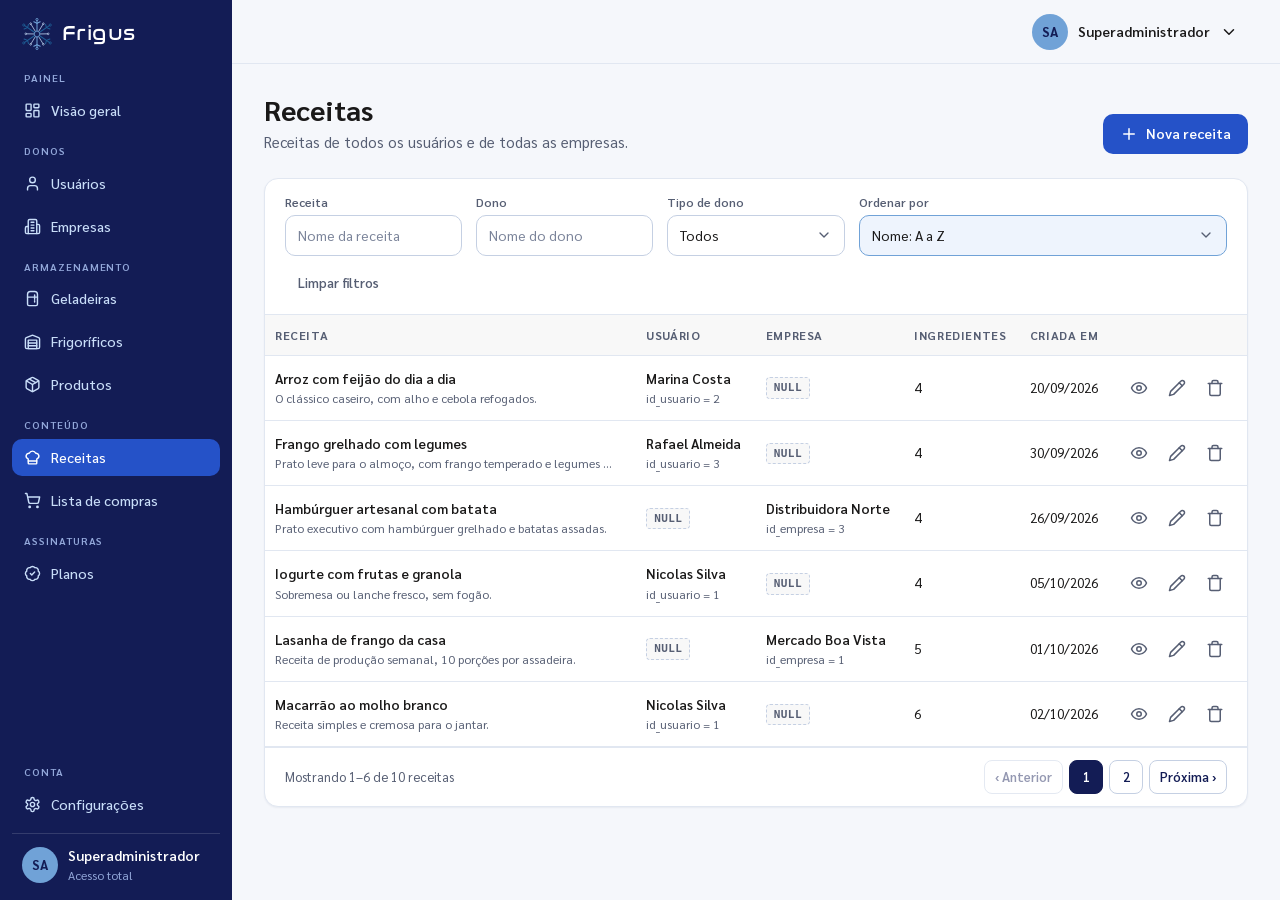
<file: pages/receitas.html>
<!DOCTYPE html>
<html lang="pt-BR">
<head>
  <meta charset="UTF-8">
  <meta name="viewport" content="width=device-width, initial-scale=1">
  <title>Receitas — Frigus Admin</title>
  <link rel="icon" href="../img/logo-flake.png" type="image/png">
  <link rel="stylesheet" href="../css/global.css">
  <link rel="stylesheet" href="../css/components.css">
  <link rel="stylesheet" href="../css/armazenamento.css">
  <link rel="stylesheet" href="../css/produtos.css">
  <link rel="stylesheet" href="../css/receitas.css">
  <link rel="stylesheet" href="../css/dashboard.css">
  <link rel="stylesheet" href="../css/v3.css">
  <link rel="stylesheet" href="../css/admin.css">
</head>
<body class="app-body theme-admin">
<div class="app">
  <aside class="sidebar" aria-label="Navegação principal">
    <a class="sidebar-brand" href="visao-geral.html" aria-label="Frigus — visão geral"><svg class="logo-flake" aria-hidden="true" width="36" height="39" viewBox="0 0 356 382" fill="none" xmlns="http://www.w3.org/2000/svg"><path d="M138.0 190.4L54.0 189.1" stroke="#C9DEF9" stroke-width="9" stroke-linecap="round"/><circle cx="44.0" cy="189.0" r="10" stroke="#C9DEF9" stroke-width="8"/><path d="M218.0 190.4L302.0 189.1" stroke="#C9DEF9" stroke-width="9" stroke-linecap="round"/><circle cx="312.0" cy="189.0" r="10" stroke="#C9DEF9" stroke-width="8"/><path d="M157.0 157.0L107.3 76.5" stroke="#C9DEF9" stroke-width="9" stroke-linecap="round"/><circle cx="102.0" cy="68.0" r="10" stroke="#C9DEF9" stroke-width="8"/><path d="M199.0 157.0L248.7 76.5" stroke="#C9DEF9" stroke-width="9" stroke-linecap="round"/><circle cx="254.0" cy="68.0" r="10" stroke="#C9DEF9" stroke-width="8"/><path d="M157.0 225.0L107.3 305.5" stroke="#C9DEF9" stroke-width="9" stroke-linecap="round"/><circle cx="102.0" cy="314.0" r="10" stroke="#C9DEF9" stroke-width="8"/><path d="M199.0 225.0L248.7 305.5" stroke="#C9DEF9" stroke-width="9" stroke-linecap="round"/><circle cx="254.0" cy="314.0" r="10" stroke="#C9DEF9" stroke-width="8"/><path d="M146.5 169.7L30.8 91.3" stroke="#1F5F97" stroke-width="12" stroke-linecap="round"/><circle cx="20.0" cy="84.0" r="13" stroke="#1F5F97" stroke-width="10"/><path d="M65.0 114.5L76.0 76.0" stroke="#1F5F97" stroke-width="12" stroke-linecap="round"/><path d="M65.0 114.5L24.0 132.0" stroke="#1F5F97" stroke-width="12" stroke-linecap="round"/><path d="M209.5 169.7L325.2 91.3" stroke="#1F5F97" stroke-width="12" stroke-linecap="round"/><circle cx="336.0" cy="84.0" r="13" stroke="#1F5F97" stroke-width="10"/><path d="M291.0 114.5L280.0 76.0" stroke="#1F5F97" stroke-width="12" stroke-linecap="round"/><path d="M291.0 114.5L332.0 132.0" stroke="#1F5F97" stroke-width="12" stroke-linecap="round"/><path d="M146.5 212.3L30.8 290.7" stroke="#1F5F97" stroke-width="12" stroke-linecap="round"/><circle cx="20.0" cy="298.0" r="13" stroke="#1F5F97" stroke-width="10"/><path d="M65.0 267.5L76.0 306.0" stroke="#1F5F97" stroke-width="12" stroke-linecap="round"/><path d="M65.0 267.5L24.0 250.0" stroke="#1F5F97" stroke-width="12" stroke-linecap="round"/><path d="M209.5 212.3L325.2 290.7" stroke="#1F5F97" stroke-width="12" stroke-linecap="round"/><circle cx="336.0" cy="298.0" r="13" stroke="#1F5F97" stroke-width="10"/><path d="M291.0 267.5L280.0 306.0" stroke="#1F5F97" stroke-width="12" stroke-linecap="round"/><path d="M291.0 267.5L332.0 250.0" stroke="#1F5F97" stroke-width="12" stroke-linecap="round"/><path d="M178.0 153.0L178.0 31.0" stroke="#70A2D7" stroke-width="12" stroke-linecap="round"/><circle cx="178.0" cy="18.0" r="13" stroke="#70A2D7" stroke-width="10"/><path d="M178.0 62.0L140.0 44.0" stroke="#70A2D7" stroke-width="12" stroke-linecap="round"/><path d="M178.0 62.0L216.0 44.0" stroke="#70A2D7" stroke-width="12" stroke-linecap="round"/><path d="M178.0 229.0L178.0 351.0" stroke="#70A2D7" stroke-width="12" stroke-linecap="round"/><circle cx="178.0" cy="364.0" r="13" stroke="#70A2D7" stroke-width="10"/><path d="M178.0 320.0L140.0 338.0" stroke="#70A2D7" stroke-width="12" stroke-linecap="round"/><path d="M178.0 320.0L216.0 338.0" stroke="#70A2D7" stroke-width="12" stroke-linecap="round"/><path d="M178.0 155.0 L209.2 173.0 L209.2 209.0 L178.0 227.0 L146.8 209.0 L146.8 173.0 Z" stroke="#70A2D7" stroke-width="10" stroke-linejoin="round"/></svg><span>Frigus</span></a>
    <p class="nav-label">Painel</p><nav class="nav" aria-label="Painel"><a href="visao-geral.html" title="Visão geral"><svg class="icon " aria-hidden="true" viewBox="0 0 24 24" data-icon="i-layout"><rect width="7" height="9" x="3" y="3" rx="1"/><rect width="7" height="5" x="14" y="3" rx="1"/><rect width="7" height="9" x="14" y="12" rx="1"/><rect width="7" height="5" x="3" y="16" rx="1"/></svg><span>Visão geral</span></a></nav><p class="nav-label">Donos</p><nav class="nav" aria-label="Donos"><a href="usuarios.html" title="Usuários"><svg class="icon " aria-hidden="true" viewBox="0 0 24 24" data-icon="i-user"><path d="M19 21v-2a4 4 0 0 0-4-4H9a4 4 0 0 0-4 4v2"/><circle cx="12" cy="7" r="4"/></svg><span>Usuários</span></a><a href="empresas.html" title="Empresas"><svg class="icon " aria-hidden="true" viewBox="0 0 24 24" data-icon="i-building"><path d="M6 22V4a2 2 0 0 1 2-2h8a2 2 0 0 1 2 2v18Z"/><path d="M6 12H4a2 2 0 0 0-2 2v6a2 2 0 0 0 2 2h2"/><path d="M18 9h2a2 2 0 0 1 2 2v9a2 2 0 0 1-2 2h-2"/><path d="M10 6h4"/><path d="M10 10h4"/><path d="M10 14h4"/><path d="M10 18h4"/></svg><span>Empresas</span></a></nav><p class="nav-label">Armazenamento</p><nav class="nav" aria-label="Armazenamento"><a href="geladeiras.html" title="Geladeiras"><svg class="icon " aria-hidden="true" viewBox="0 0 24 24" data-icon="i-fridge"><path d="M5 6a4 4 0 0 1 4-4h6a4 4 0 0 1 4 4v14a2 2 0 0 1-2 2H7a2 2 0 0 1-2-2Z"/><path d="M5 10h14"/><path d="M15 7v6"/><path d="M15 15v2"/></svg><span>Geladeiras</span></a><a href="frigorificos.html" title="Frigoríficos"><svg class="icon " aria-hidden="true" viewBox="0 0 24 24" data-icon="i-warehouse"><path d="M22 8.35V20a2 2 0 0 1-2 2H4a2 2 0 0 1-2-2V8.35A2 2 0 0 1 3.26 6.5l8-3.2a2 2 0 0 1 1.48 0l8 3.2A2 2 0 0 1 22 8.35Z"/><path d="M6 18h12"/><path d="M6 14h12"/><rect width="12" height="12" x="6" y="10"/></svg><span>Frigoríficos</span></a><a href="produtos.html" title="Produtos"><svg class="icon " aria-hidden="true" viewBox="0 0 24 24" data-icon="i-package"><path d="m7.5 4.27 9 5.15"/><path d="M21 8a2 2 0 0 0-1-1.73l-7-4a2 2 0 0 0-2 0l-7 4A2 2 0 0 0 3 8v8a2 2 0 0 0 1 1.73l7 4a2 2 0 0 0 2 0l7-4A2 2 0 0 0 21 16Z"/><path d="m3.3 7 8.7 5 8.7-5"/><path d="M12 22V12"/></svg><span>Produtos</span></a></nav><p class="nav-label">Conteúdo</p><nav class="nav" aria-label="Conteúdo"><a href="receitas.html" aria-current="page" title="Receitas"><svg class="icon " aria-hidden="true" viewBox="0 0 24 24" data-icon="i-chef"><path d="M17 21a1 1 0 0 0 1-1v-5.35c0-.457.316-.844.727-1.041a4 4 0 0 0-2.134-7.589 5 5 0 0 0-9.186 0 4 4 0 0 0-2.134 7.588c.411.198.727.585.727 1.041V20a1 1 0 0 0 1 1Z"/><path d="M6 17h12"/></svg><span>Receitas</span></a><a href="compras.html" title="Lista de compras"><svg class="icon " aria-hidden="true" viewBox="0 0 24 24" data-icon="i-cart"><circle cx="8" cy="21" r="1"/><circle cx="19" cy="21" r="1"/><path d="M2.05 2.05h2l2.66 12.42a2 2 0 0 0 2 1.58h9.78a2 2 0 0 0 1.95-1.57l1.65-7.43H5.12"/></svg><span>Lista de compras</span></a></nav><p class="nav-label">Assinaturas</p><nav class="nav" aria-label="Assinaturas"><a href="planos.html" title="Planos"><svg class="icon " aria-hidden="true" viewBox="0 0 24 24" data-icon="i-card"><path d="M3.85 8.62a4 4 0 0 1 4.78-4.77 4 4 0 0 1 6.74 0 4 4 0 0 1 4.78 4.78 4 4 0 0 1 0 6.74 4 4 0 0 1-4.77 4.78 4 4 0 0 1-6.75 0 4 4 0 0 1-4.78-4.77 4 4 0 0 1 0-6.76Z"/><path d="m9 12 2 2 4-4"/></svg><span>Planos</span></a></nav>
    <div class="sidebar-spacer"></div>
    <p class="nav-label">Conta</p><nav class="nav" aria-label="Conta"><a href="configuracoes.html" title="Configurações"><svg class="icon " aria-hidden="true" viewBox="0 0 24 24" data-icon="i-settings"><path d="M12.22 2h-.44a2 2 0 0 0-2 2v.18a2 2 0 0 1-1 1.73l-.43.25a2 2 0 0 1-2 0l-.15-.08a2 2 0 0 0-2.73.73l-.22.38a2 2 0 0 0 .73 2.73l.15.1a2 2 0 0 1 1 1.72v.51a2 2 0 0 1-1 1.74l-.15.09a2 2 0 0 0-.73 2.73l.22.38a2 2 0 0 0 2.73.73l.15-.08a2 2 0 0 1 2 0l.43.25a2 2 0 0 1 1 1.73V20a2 2 0 0 0 2 2h.44a2 2 0 0 0 2-2v-.18a2 2 0 0 1 1-1.73l.43-.25a2 2 0 0 1 2 0l.15.08a2 2 0 0 0 2.73-.73l.22-.39a2 2 0 0 0-.73-2.73l-.15-.08a2 2 0 0 1-1-1.74v-.5a2 2 0 0 1 1-1.74l.15-.09a2 2 0 0 0 .73-2.73l-.22-.38a2 2 0 0 0-2.73-.73l-.15.08a2 2 0 0 1-2 0l-.43-.25a2 2 0 0 1-1-1.73V4a2 2 0 0 0-2-2z"/><circle cx="12" cy="12" r="3"/></svg><span>Configurações</span></a></nav>
    <div class="sidebar-user"><span class="avatar" aria-hidden="true">SA</span><div class="meta"><strong>Superadministrador</strong><small>Acesso total</small></div></div>
  </aside>
  <div class="main">
    <header class="topbar">
      <div class="topbar-actions">
        <div class="menu"><button class="account-btn" type="button" data-menu-toggle aria-expanded="false" aria-label="Menu da conta"><span class="avatar" aria-hidden="true">SA</span><span class="name">Superadministrador</span><svg class="icon " aria-hidden="true" viewBox="0 0 24 24" data-icon="i-down"><path d="m6 9 6 6 6-6"/></svg></button>
          <div class="menu-list"><a class="menu-item" href="configuracoes.html"><svg class="icon " aria-hidden="true" viewBox="0 0 24 24" data-icon="i-settings"><path d="M12.22 2h-.44a2 2 0 0 0-2 2v.18a2 2 0 0 1-1 1.73l-.43.25a2 2 0 0 1-2 0l-.15-.08a2 2 0 0 0-2.73.73l-.22.38a2 2 0 0 0 .73 2.73l.15.1a2 2 0 0 1 1 1.72v.51a2 2 0 0 1-1 1.74l-.15.09a2 2 0 0 0-.73 2.73l.22.38a2 2 0 0 0 2.73.73l.15-.08a2 2 0 0 1 2 0l.43.25a2 2 0 0 1 1 1.73V20a2 2 0 0 0 2 2h.44a2 2 0 0 0 2-2v-.18a2 2 0 0 1 1-1.73l.43-.25a2 2 0 0 1 2 0l.15.08a2 2 0 0 0 2.73-.73l.22-.39a2 2 0 0 0-.73-2.73l-.15-.08a2 2 0 0 1-1-1.74v-.5a2 2 0 0 1 1-1.74l.15-.09a2 2 0 0 0 .73-2.73l-.22-.38a2 2 0 0 0-2.73-.73l-.15.08a2 2 0 0 1-2 0l-.43-.25a2 2 0 0 1-1-1.73V4a2 2 0 0 0-2-2z"/><circle cx="12" cy="12" r="3"/></svg> Configurações</a><div class="menu-sep"></div><a class="menu-item" href="../index.html"><svg class="icon " aria-hidden="true" viewBox="0 0 24 24" data-icon="i-logout"><path d="M9 21H5a2 2 0 0 1-2-2V5a2 2 0 0 1 2-2h4"/><path d="m16 17 5-5-5-5"/><path d="M21 12H9"/></svg> Sair</a></div></div>
      </div>
    </header>
    <main class="content" id="conteudo">
      <div class="page-header">
        <div><h1>Receitas</h1><p>Receitas de todos os usuários e de todas as empresas.</p></div>
        <div class="header-actions"><button class="btn btn-primary" type="button" data-open="drawer-receita" data-mode="create"><svg class="icon " aria-hidden="true" viewBox="0 0 24 24" data-icon="i-plus"><path d="M5 12h14"/><path d="M12 5v14"/></svg> Nova receita</button></div>
      </div>
      <section class="card table-card admin-table" data-admin-table data-noun="receitas">
        <div class="filters" role="search"><div class="fld"><label for="f-receita">Receita</label><input class="input" id="f-receita" type="search" data-f="receita" placeholder="Nome da receita" autocomplete="off"></div><div class="fld"><label for="f-dono">Dono</label><input class="input" id="f-dono" type="search" data-f="dono" placeholder="Nome do dono" autocomplete="off"></div><div class="fld"><label for="f-tipo">Tipo de dono</label><select class="select" id="f-tipo" data-f="tipo"><option value="">Todos</option><option value="usuario">Usuário</option><option value="empresa">Empresa</option></select></div><div class="fld fld-sort"><label for="f-ord">Ordenar por</label><select class="select" id="f-ord" data-f="ord" data-sort><option value="nome:asc:s">Nome: A a Z</option><option value="nome:desc:s">Nome: Z a A</option><option value="criada:desc:s">Criação: mais recente</option><option value="criada:asc:s">Criação: mais antiga</option></select></div><div class="fld fld-clear"><button class="btn btn-ghost btn-sm" type="button" data-admin-clear>Limpar filtros</button></div></div>
        <div class="table-wrap has-data">
          <table class="table products-table">
            <caption class="sr-only">Receitas de todos os usuários e empresas</caption>
            <thead><tr><th scope="col">Receita</th><th scope="col">Usuário</th><th scope="col">Empresa</th><th scope="col">Ingredientes</th><th scope="col">Criada em</th><th scope="col"><span class="sr-only">Ações</span></th></tr></thead>
            <tbody>
            <tr data-row data-receita="macarrão ao molho branco" data-nome="macarrão ao molho branco" data-dono="nicolas silva" data-tipo="usuario" data-criada="2026-10-02"><td class="col-name"><div class="cell-main">Macarrão ao molho branco</div><div class="cell-sub">Receita simples e cremosa para o jantar.</div></td><td><div class="cell-main">Nicolas Silva</div><div class="cell-sub">id_usuario = 1</div></td><td><span class="null">NULL</span></td><td><span class="qty">6</span></td><td>02/10/2026</td><td><div class="actions"><button class="btn-icon" type="button" title="Visualizar" aria-label="Visualizar Macarrão ao molho branco" data-open="drawer-receita" data-mode="view" data-fill="{&quot;nome&quot;: &quot;Macarrão ao molho branco&quot;, &quot;descricao&quot;: &quot;Receita simples e cremosa para o jantar.&quot;, &quot;modoPreparo&quot;: &quot;Cozinhe o macarrão em água fervente com sal até ficar al dente e escorra.\nDerreta a manteiga em uma panela, junte o leite aos poucos e mexa até engrossar levemente.\nAcrescente o queijo, o creme de leite e uma pitada de noz-moscada. Mexa até derreter.\nMisture o macarrão ao molho e sirva em seguida.&quot;, &quot;ingredientes&quot;: [{&quot;produto&quot;: &quot;macarrao&quot;, &quot;quantidade&quot;: 1}, {&quot;produto&quot;: &quot;leite&quot;, &quot;quantidade&quot;: 1}, {&quot;produto&quot;: &quot;queijo&quot;, &quot;quantidade&quot;: 1}, {&quot;produto&quot;: &quot;manteiga&quot;, &quot;quantidade&quot;: 1}, {&quot;produto&quot;: &quot;noz&quot;, &quot;quantidade&quot;: 1}, {&quot;produto&quot;: &quot;creme&quot;, &quot;quantidade&quot;: 1}], &quot;idUsuario&quot;: 1}"><svg class="icon " aria-hidden="true" viewBox="0 0 24 24" data-icon="i-eye"><path d="M2 12s3-7 10-7 10 7 10 7-3 7-10 7-10-7-10-7Z"/><circle cx="12" cy="12" r="3"/></svg></button><button class="btn-icon" type="button" title="Editar" aria-label="Editar Macarrão ao molho branco" data-open="drawer-receita" data-mode="edit" data-fill="{&quot;nome&quot;: &quot;Macarrão ao molho branco&quot;, &quot;descricao&quot;: &quot;Receita simples e cremosa para o jantar.&quot;, &quot;modoPreparo&quot;: &quot;Cozinhe o macarrão em água fervente com sal até ficar al dente e escorra.\nDerreta a manteiga em uma panela, junte o leite aos poucos e mexa até engrossar levemente.\nAcrescente o queijo, o creme de leite e uma pitada de noz-moscada. Mexa até derreter.\nMisture o macarrão ao molho e sirva em seguida.&quot;, &quot;ingredientes&quot;: [{&quot;produto&quot;: &quot;macarrao&quot;, &quot;quantidade&quot;: 1}, {&quot;produto&quot;: &quot;leite&quot;, &quot;quantidade&quot;: 1}, {&quot;produto&quot;: &quot;queijo&quot;, &quot;quantidade&quot;: 1}, {&quot;produto&quot;: &quot;manteiga&quot;, &quot;quantidade&quot;: 1}, {&quot;produto&quot;: &quot;noz&quot;, &quot;quantidade&quot;: 1}, {&quot;produto&quot;: &quot;creme&quot;, &quot;quantidade&quot;: 1}], &quot;idUsuario&quot;: 1}"><svg class="icon " aria-hidden="true" viewBox="0 0 24 24" data-icon="i-edit"><path d="M17 3a2.85 2.83 0 1 1 4 4L7.5 20.5 2 22l1.5-5.5Z"/><path d="m15 5 4 4"/></svg></button><button class="btn-icon danger" type="button" title="Excluir" aria-label="Excluir Macarrão ao molho branco" data-open="modal-delete" data-mode="delete" data-nome="Macarrão ao molho branco"><svg class="icon " aria-hidden="true" viewBox="0 0 24 24" data-icon="i-trash"><path d="M3 6h18"/><path d="M19 6v14c0 1-1 2-2 2H7c-1 0-2-1-2-2V6"/><path d="M8 6V4c0-1 1-2 2-2h4c1 0 2 1 2 2v2"/></svg></button></div></td></tr>
            <tr data-row data-receita="omelete de queijo e tomate" data-nome="omelete de queijo e tomate" data-dono="nicolas silva" data-tipo="usuario" data-criada="2026-09-28"><td class="col-name"><div class="cell-main">Omelete de queijo e tomate</div><div class="cell-sub">Café da manhã rápido, pronto em poucos minutos.</div></td><td><div class="cell-main">Nicolas Silva</div><div class="cell-sub">id_usuario = 1</div></td><td><span class="null">NULL</span></td><td><span class="qty">4</span></td><td>28/09/2026</td><td><div class="actions"><button class="btn-icon" type="button" title="Visualizar" aria-label="Visualizar Omelete de queijo e tomate" data-open="drawer-receita" data-mode="view" data-fill="{&quot;nome&quot;: &quot;Omelete de queijo e tomate&quot;, &quot;descricao&quot;: &quot;Café da manhã rápido, pronto em poucos minutos.&quot;, &quot;modoPreparo&quot;: &quot;Bata os ovos em uma tigela com uma pitada de sal.\nAqueça a manteiga em uma frigideira e despeje os ovos.\nQuando firmar, distribua o queijo e o tomate picado sobre a metade da omelete.\nDobre ao meio, deixe mais um minuto e sirva.&quot;, &quot;ingredientes&quot;: [{&quot;produto&quot;: &quot;ovos&quot;, &quot;quantidade&quot;: 1}, {&quot;produto&quot;: &quot;queijo&quot;, &quot;quantidade&quot;: 1}, {&quot;produto&quot;: &quot;tomate&quot;, &quot;quantidade&quot;: 2}, {&quot;produto&quot;: &quot;manteiga&quot;, &quot;quantidade&quot;: 1}], &quot;idUsuario&quot;: 1}"><svg class="icon " aria-hidden="true" viewBox="0 0 24 24" data-icon="i-eye"><path d="M2 12s3-7 10-7 10 7 10 7-3 7-10 7-10-7-10-7Z"/><circle cx="12" cy="12" r="3"/></svg></button><button class="btn-icon" type="button" title="Editar" aria-label="Editar Omelete de queijo e tomate" data-open="drawer-receita" data-mode="edit" data-fill="{&quot;nome&quot;: &quot;Omelete de queijo e tomate&quot;, &quot;descricao&quot;: &quot;Café da manhã rápido, pronto em poucos minutos.&quot;, &quot;modoPreparo&quot;: &quot;Bata os ovos em uma tigela com uma pitada de sal.\nAqueça a manteiga em uma frigideira e despeje os ovos.\nQuando firmar, distribua o queijo e o tomate picado sobre a metade da omelete.\nDobre ao meio, deixe mais um minuto e sirva.&quot;, &quot;ingredientes&quot;: [{&quot;produto&quot;: &quot;ovos&quot;, &quot;quantidade&quot;: 1}, {&quot;produto&quot;: &quot;queijo&quot;, &quot;quantidade&quot;: 1}, {&quot;produto&quot;: &quot;tomate&quot;, &quot;quantidade&quot;: 2}, {&quot;produto&quot;: &quot;manteiga&quot;, &quot;quantidade&quot;: 1}], &quot;idUsuario&quot;: 1}"><svg class="icon " aria-hidden="true" viewBox="0 0 24 24" data-icon="i-edit"><path d="M17 3a2.85 2.83 0 1 1 4 4L7.5 20.5 2 22l1.5-5.5Z"/><path d="m15 5 4 4"/></svg></button><button class="btn-icon danger" type="button" title="Excluir" aria-label="Excluir Omelete de queijo e tomate" data-open="modal-delete" data-mode="delete" data-nome="Omelete de queijo e tomate"><svg class="icon " aria-hidden="true" viewBox="0 0 24 24" data-icon="i-trash"><path d="M3 6h18"/><path d="M19 6v14c0 1-1 2-2 2H7c-1 0-2-1-2-2V6"/><path d="M8 6V4c0-1 1-2 2-2h4c1 0 2 1 2 2v2"/></svg></button></div></td></tr>
            <tr data-row data-receita="frango grelhado com legumes" data-nome="frango grelhado com legumes" data-dono="rafael almeida" data-tipo="usuario" data-criada="2026-09-30"><td class="col-name"><div class="cell-main">Frango grelhado com legumes</div><div class="cell-sub">Prato leve para o almoço, com frango temperado e legumes salteados.</div></td><td><div class="cell-main">Rafael Almeida</div><div class="cell-sub">id_usuario = 3</div></td><td><span class="null">NULL</span></td><td><span class="qty">4</span></td><td>30/09/2026</td><td><div class="actions"><button class="btn-icon" type="button" title="Visualizar" aria-label="Visualizar Frango grelhado com legumes" data-open="drawer-receita" data-mode="view" data-fill="{&quot;nome&quot;: &quot;Frango grelhado com legumes&quot;, &quot;descricao&quot;: &quot;Prato leve para o almoço, com frango temperado e legumes salteados.&quot;, &quot;modoPreparo&quot;: &quot;Tempere o frango com alho amassado e sal e deixe descansar por 15 minutos.\nGrelhe o frango em frigideira quente, dois a três minutos de cada lado.\nSalteie o brócolis e a cenoura em fatias com um fio de azeite.\nSirva o frango acompanhado dos legumes.&quot;, &quot;ingredientes&quot;: [{&quot;produto&quot;: &quot;frango&quot;, &quot;quantidade&quot;: 2}, {&quot;produto&quot;: &quot;brocolis&quot;, &quot;quantidade&quot;: 1}, {&quot;produto&quot;: &quot;cenoura&quot;, &quot;quantidade&quot;: 3}, {&quot;produto&quot;: &quot;alho&quot;, &quot;quantidade&quot;: 2}], &quot;idUsuario&quot;: 3}"><svg class="icon " aria-hidden="true" viewBox="0 0 24 24" data-icon="i-eye"><path d="M2 12s3-7 10-7 10 7 10 7-3 7-10 7-10-7-10-7Z"/><circle cx="12" cy="12" r="3"/></svg></button><button class="btn-icon" type="button" title="Editar" aria-label="Editar Frango grelhado com legumes" data-open="drawer-receita" data-mode="edit" data-fill="{&quot;nome&quot;: &quot;Frango grelhado com legumes&quot;, &quot;descricao&quot;: &quot;Prato leve para o almoço, com frango temperado e legumes salteados.&quot;, &quot;modoPreparo&quot;: &quot;Tempere o frango com alho amassado e sal e deixe descansar por 15 minutos.\nGrelhe o frango em frigideira quente, dois a três minutos de cada lado.\nSalteie o brócolis e a cenoura em fatias com um fio de azeite.\nSirva o frango acompanhado dos legumes.&quot;, &quot;ingredientes&quot;: [{&quot;produto&quot;: &quot;frango&quot;, &quot;quantidade&quot;: 2}, {&quot;produto&quot;: &quot;brocolis&quot;, &quot;quantidade&quot;: 1}, {&quot;produto&quot;: &quot;cenoura&quot;, &quot;quantidade&quot;: 3}, {&quot;produto&quot;: &quot;alho&quot;, &quot;quantidade&quot;: 2}], &quot;idUsuario&quot;: 3}"><svg class="icon " aria-hidden="true" viewBox="0 0 24 24" data-icon="i-edit"><path d="M17 3a2.85 2.83 0 1 1 4 4L7.5 20.5 2 22l1.5-5.5Z"/><path d="m15 5 4 4"/></svg></button><button class="btn-icon danger" type="button" title="Excluir" aria-label="Excluir Frango grelhado com legumes" data-open="modal-delete" data-mode="delete" data-nome="Frango grelhado com legumes"><svg class="icon " aria-hidden="true" viewBox="0 0 24 24" data-icon="i-trash"><path d="M3 6h18"/><path d="M19 6v14c0 1-1 2-2 2H7c-1 0-2-1-2-2V6"/><path d="M8 6V4c0-1 1-2 2-2h4c1 0 2 1 2 2v2"/></svg></button></div></td></tr>
            <tr data-row data-receita="arroz com feijão do dia a dia" data-nome="arroz com feijão do dia a dia" data-dono="marina costa" data-tipo="usuario" data-criada="2026-09-20"><td class="col-name"><div class="cell-main">Arroz com feijão do dia a dia</div><div class="cell-sub">O clássico caseiro, com alho e cebola refogados.</div></td><td><div class="cell-main">Marina Costa</div><div class="cell-sub">id_usuario = 2</div></td><td><span class="null">NULL</span></td><td><span class="qty">4</span></td><td>20/09/2026</td><td><div class="actions"><button class="btn-icon" type="button" title="Visualizar" aria-label="Visualizar Arroz com feijão do dia a dia" data-open="drawer-receita" data-mode="view" data-fill="{&quot;nome&quot;: &quot;Arroz com feijão do dia a dia&quot;, &quot;descricao&quot;: &quot;O clássico caseiro, com alho e cebola refogados.&quot;, &quot;modoPreparo&quot;: &quot;Cozinhe o feijão na panela de pressão por cerca de 25 minutos.\nRefogue alho e cebola, junte o feijão cozido e deixe apurar o caldo.\nRefogue o arroz com um pouco de alho e cozinhe com o dobro de água.\nSirva o arroz e o feijão quentes.&quot;, &quot;ingredientes&quot;: [{&quot;produto&quot;: &quot;arroz&quot;, &quot;quantidade&quot;: 1}, {&quot;produto&quot;: &quot;feijao&quot;, &quot;quantidade&quot;: 1}, {&quot;produto&quot;: &quot;alho&quot;, &quot;quantidade&quot;: 2}, {&quot;produto&quot;: &quot;cebola&quot;, &quot;quantidade&quot;: 1}], &quot;idUsuario&quot;: 2}"><svg class="icon " aria-hidden="true" viewBox="0 0 24 24" data-icon="i-eye"><path d="M2 12s3-7 10-7 10 7 10 7-3 7-10 7-10-7-10-7Z"/><circle cx="12" cy="12" r="3"/></svg></button><button class="btn-icon" type="button" title="Editar" aria-label="Editar Arroz com feijão do dia a dia" data-open="drawer-receita" data-mode="edit" data-fill="{&quot;nome&quot;: &quot;Arroz com feijão do dia a dia&quot;, &quot;descricao&quot;: &quot;O clássico caseiro, com alho e cebola refogados.&quot;, &quot;modoPreparo&quot;: &quot;Cozinhe o feijão na panela de pressão por cerca de 25 minutos.\nRefogue alho e cebola, junte o feijão cozido e deixe apurar o caldo.\nRefogue o arroz com um pouco de alho e cozinhe com o dobro de água.\nSirva o arroz e o feijão quentes.&quot;, &quot;ingredientes&quot;: [{&quot;produto&quot;: &quot;arroz&quot;, &quot;quantidade&quot;: 1}, {&quot;produto&quot;: &quot;feijao&quot;, &quot;quantidade&quot;: 1}, {&quot;produto&quot;: &quot;alho&quot;, &quot;quantidade&quot;: 2}, {&quot;produto&quot;: &quot;cebola&quot;, &quot;quantidade&quot;: 1}], &quot;idUsuario&quot;: 2}"><svg class="icon " aria-hidden="true" viewBox="0 0 24 24" data-icon="i-edit"><path d="M17 3a2.85 2.83 0 1 1 4 4L7.5 20.5 2 22l1.5-5.5Z"/><path d="m15 5 4 4"/></svg></button><button class="btn-icon danger" type="button" title="Excluir" aria-label="Excluir Arroz com feijão do dia a dia" data-open="modal-delete" data-mode="delete" data-nome="Arroz com feijão do dia a dia"><svg class="icon " aria-hidden="true" viewBox="0 0 24 24" data-icon="i-trash"><path d="M3 6h18"/><path d="M19 6v14c0 1-1 2-2 2H7c-1 0-2-1-2-2V6"/><path d="M8 6V4c0-1 1-2 2-2h4c1 0 2 1 2 2v2"/></svg></button></div></td></tr>
            <tr data-row data-receita="iogurte com frutas e granola" data-nome="iogurte com frutas e granola" data-dono="nicolas silva" data-tipo="usuario" data-criada="2026-10-05"><td class="col-name"><div class="cell-main">Iogurte com frutas e granola</div><div class="cell-sub">Sobremesa ou lanche fresco, sem fogão.</div></td><td><div class="cell-main">Nicolas Silva</div><div class="cell-sub">id_usuario = 1</div></td><td><span class="null">NULL</span></td><td><span class="qty">4</span></td><td>05/10/2026</td><td><div class="actions"><button class="btn-icon" type="button" title="Visualizar" aria-label="Visualizar Iogurte com frutas e granola" data-open="drawer-receita" data-mode="view" data-fill="{&quot;nome&quot;: &quot;Iogurte com frutas e granola&quot;, &quot;descricao&quot;: &quot;Sobremesa ou lanche fresco, sem fogão.&quot;, &quot;modoPreparo&quot;: &quot;Corte o morango e a banana em pedaços pequenos.\nMonte em copos camadas de iogurte, frutas e granola.\nSirva gelado.&quot;, &quot;ingredientes&quot;: [{&quot;produto&quot;: &quot;iogurte&quot;, &quot;quantidade&quot;: 2}, {&quot;produto&quot;: &quot;morango&quot;, &quot;quantidade&quot;: 1}, {&quot;produto&quot;: &quot;banana&quot;, &quot;quantidade&quot;: 2}, {&quot;produto&quot;: &quot;granola&quot;, &quot;quantidade&quot;: 1}], &quot;idUsuario&quot;: 1}"><svg class="icon " aria-hidden="true" viewBox="0 0 24 24" data-icon="i-eye"><path d="M2 12s3-7 10-7 10 7 10 7-3 7-10 7-10-7-10-7Z"/><circle cx="12" cy="12" r="3"/></svg></button><button class="btn-icon" type="button" title="Editar" aria-label="Editar Iogurte com frutas e granola" data-open="drawer-receita" data-mode="edit" data-fill="{&quot;nome&quot;: &quot;Iogurte com frutas e granola&quot;, &quot;descricao&quot;: &quot;Sobremesa ou lanche fresco, sem fogão.&quot;, &quot;modoPreparo&quot;: &quot;Corte o morango e a banana em pedaços pequenos.\nMonte em copos camadas de iogurte, frutas e granola.\nSirva gelado.&quot;, &quot;ingredientes&quot;: [{&quot;produto&quot;: &quot;iogurte&quot;, &quot;quantidade&quot;: 2}, {&quot;produto&quot;: &quot;morango&quot;, &quot;quantidade&quot;: 1}, {&quot;produto&quot;: &quot;banana&quot;, &quot;quantidade&quot;: 2}, {&quot;produto&quot;: &quot;granola&quot;, &quot;quantidade&quot;: 1}], &quot;idUsuario&quot;: 1}"><svg class="icon " aria-hidden="true" viewBox="0 0 24 24" data-icon="i-edit"><path d="M17 3a2.85 2.83 0 1 1 4 4L7.5 20.5 2 22l1.5-5.5Z"/><path d="m15 5 4 4"/></svg></button><button class="btn-icon danger" type="button" title="Excluir" aria-label="Excluir Iogurte com frutas e granola" data-open="modal-delete" data-mode="delete" data-nome="Iogurte com frutas e granola"><svg class="icon " aria-hidden="true" viewBox="0 0 24 24" data-icon="i-trash"><path d="M3 6h18"/><path d="M19 6v14c0 1-1 2-2 2H7c-1 0-2-1-2-2V6"/><path d="M8 6V4c0-1 1-2 2-2h4c1 0 2 1 2 2v2"/></svg></button></div></td></tr>
            <tr data-row data-receita="salada caprese" data-nome="salada caprese" data-dono="carlos mendes" data-tipo="usuario" data-criada="2026-09-15"><td class="col-name"><div class="cell-main">Salada caprese</div><div class="cell-sub">Entrada leve com tomate, queijo e manjericão.</div></td><td><div class="cell-main">Carlos Mendes</div><div class="cell-sub">id_usuario = 5</div></td><td><span class="null">NULL</span></td><td><span class="qty">4</span></td><td>15/09/2026</td><td><div class="actions"><button class="btn-icon" type="button" title="Visualizar" aria-label="Visualizar Salada caprese" data-open="drawer-receita" data-mode="view" data-fill="{&quot;nome&quot;: &quot;Salada caprese&quot;, &quot;descricao&quot;: &quot;Entrada leve com tomate, queijo e manjericão.&quot;, &quot;modoPreparo&quot;: &quot;Fatie o tomate e o queijo em rodelas finas.\nIntercale tomate, queijo e folhas de manjericão em um prato.\nFinalize com azeite e uma pitada de sal.&quot;, &quot;ingredientes&quot;: [{&quot;produto&quot;: &quot;tomate&quot;, &quot;quantidade&quot;: 3}, {&quot;produto&quot;: &quot;queijo&quot;, &quot;quantidade&quot;: 1}, {&quot;produto&quot;: &quot;manjericao&quot;, &quot;quantidade&quot;: 1}, {&quot;produto&quot;: &quot;azeite&quot;, &quot;quantidade&quot;: 1}], &quot;idUsuario&quot;: 5}"><svg class="icon " aria-hidden="true" viewBox="0 0 24 24" data-icon="i-eye"><path d="M2 12s3-7 10-7 10 7 10 7-3 7-10 7-10-7-10-7Z"/><circle cx="12" cy="12" r="3"/></svg></button><button class="btn-icon" type="button" title="Editar" aria-label="Editar Salada caprese" data-open="drawer-receita" data-mode="edit" data-fill="{&quot;nome&quot;: &quot;Salada caprese&quot;, &quot;descricao&quot;: &quot;Entrada leve com tomate, queijo e manjericão.&quot;, &quot;modoPreparo&quot;: &quot;Fatie o tomate e o queijo em rodelas finas.\nIntercale tomate, queijo e folhas de manjericão em um prato.\nFinalize com azeite e uma pitada de sal.&quot;, &quot;ingredientes&quot;: [{&quot;produto&quot;: &quot;tomate&quot;, &quot;quantidade&quot;: 3}, {&quot;produto&quot;: &quot;queijo&quot;, &quot;quantidade&quot;: 1}, {&quot;produto&quot;: &quot;manjericao&quot;, &quot;quantidade&quot;: 1}, {&quot;produto&quot;: &quot;azeite&quot;, &quot;quantidade&quot;: 1}], &quot;idUsuario&quot;: 5}"><svg class="icon " aria-hidden="true" viewBox="0 0 24 24" data-icon="i-edit"><path d="M17 3a2.85 2.83 0 1 1 4 4L7.5 20.5 2 22l1.5-5.5Z"/><path d="m15 5 4 4"/></svg></button><button class="btn-icon danger" type="button" title="Excluir" aria-label="Excluir Salada caprese" data-open="modal-delete" data-mode="delete" data-nome="Salada caprese"><svg class="icon " aria-hidden="true" viewBox="0 0 24 24" data-icon="i-trash"><path d="M3 6h18"/><path d="M19 6v14c0 1-1 2-2 2H7c-1 0-2-1-2-2V6"/><path d="M8 6V4c0-1 1-2 2-2h4c1 0 2 1 2 2v2"/></svg></button></div></td></tr>
            <tr data-row data-receita="molho branco da casa" data-nome="molho branco da casa" data-dono="mercado boa vista" data-tipo="empresa" data-criada="2026-10-03"><td class="col-name"><div class="cell-main">Molho branco da casa</div><div class="cell-sub">Base cremosa usada nos pratos de massa do cardápio.</div></td><td><span class="null">NULL</span></td><td><div class="cell-main">Mercado Boa Vista</div><div class="cell-sub">id_empresa = 1</div></td><td><span class="qty">4</span></td><td>03/10/2026</td><td><div class="actions"><button class="btn-icon" type="button" title="Visualizar" aria-label="Visualizar Molho branco da casa" data-open="drawer-receita" data-mode="view" data-fill="{&quot;nome&quot;: &quot;Molho branco da casa&quot;, &quot;descricao&quot;: &quot;Base cremosa usada nos pratos de massa do cardápio.&quot;, &quot;modoPreparo&quot;: &quot;Derreta a manteiga em panela industrial.\nAdicione o leite aos poucos mexendo sempre.\nIncorpore o queijo e a noz-moscada até alcançar a textura.\nPorcione e mantenha refrigerado.&quot;, &quot;ingredientes&quot;: [{&quot;produto&quot;: &quot;leite&quot;, &quot;quantidade&quot;: 20}, {&quot;produto&quot;: &quot;manteiga&quot;, &quot;quantidade&quot;: 5}, {&quot;produto&quot;: &quot;queijo&quot;, &quot;quantidade&quot;: 8}, {&quot;produto&quot;: &quot;noz&quot;, &quot;quantidade&quot;: 1}], &quot;idEmpresa&quot;: 1}"><svg class="icon " aria-hidden="true" viewBox="0 0 24 24" data-icon="i-eye"><path d="M2 12s3-7 10-7 10 7 10 7-3 7-10 7-10-7-10-7Z"/><circle cx="12" cy="12" r="3"/></svg></button><button class="btn-icon" type="button" title="Editar" aria-label="Editar Molho branco da casa" data-open="drawer-receita" data-mode="edit" data-fill="{&quot;nome&quot;: &quot;Molho branco da casa&quot;, &quot;descricao&quot;: &quot;Base cremosa usada nos pratos de massa do cardápio.&quot;, &quot;modoPreparo&quot;: &quot;Derreta a manteiga em panela industrial.\nAdicione o leite aos poucos mexendo sempre.\nIncorpore o queijo e a noz-moscada até alcançar a textura.\nPorcione e mantenha refrigerado.&quot;, &quot;ingredientes&quot;: [{&quot;produto&quot;: &quot;leite&quot;, &quot;quantidade&quot;: 20}, {&quot;produto&quot;: &quot;manteiga&quot;, &quot;quantidade&quot;: 5}, {&quot;produto&quot;: &quot;queijo&quot;, &quot;quantidade&quot;: 8}, {&quot;produto&quot;: &quot;noz&quot;, &quot;quantidade&quot;: 1}], &quot;idEmpresa&quot;: 1}"><svg class="icon " aria-hidden="true" viewBox="0 0 24 24" data-icon="i-edit"><path d="M17 3a2.85 2.83 0 1 1 4 4L7.5 20.5 2 22l1.5-5.5Z"/><path d="m15 5 4 4"/></svg></button><button class="btn-icon danger" type="button" title="Excluir" aria-label="Excluir Molho branco da casa" data-open="modal-delete" data-mode="delete" data-nome="Molho branco da casa"><svg class="icon " aria-hidden="true" viewBox="0 0 24 24" data-icon="i-trash"><path d="M3 6h18"/><path d="M19 6v14c0 1-1 2-2 2H7c-1 0-2-1-2-2V6"/><path d="M8 6V4c0-1 1-2 2-2h4c1 0 2 1 2 2v2"/></svg></button></div></td></tr>
            <tr data-row data-receita="lasanha de frango da casa" data-nome="lasanha de frango da casa" data-dono="mercado boa vista" data-tipo="empresa" data-criada="2026-10-01"><td class="col-name"><div class="cell-main">Lasanha de frango da casa</div><div class="cell-sub">Receita de produção semanal, 10 porções por assadeira.</div></td><td><span class="null">NULL</span></td><td><div class="cell-main">Mercado Boa Vista</div><div class="cell-sub">id_empresa = 1</div></td><td><span class="qty">5</span></td><td>01/10/2026</td><td><div class="actions"><button class="btn-icon" type="button" title="Visualizar" aria-label="Visualizar Lasanha de frango da casa" data-open="drawer-receita" data-mode="view" data-fill="{&quot;nome&quot;: &quot;Lasanha de frango da casa&quot;, &quot;descricao&quot;: &quot;Receita de produção semanal, 10 porções por assadeira.&quot;, &quot;modoPreparo&quot;: &quot;Cozinhe e desfie o frango.\nMonte as camadas com massa, molho e queijo.\nLeve ao forno por 40 minutos.\nPorcione e etiquete com a validade.&quot;, &quot;ingredientes&quot;: [{&quot;produto&quot;: &quot;macarrao&quot;, &quot;quantidade&quot;: 10}, {&quot;produto&quot;: &quot;frango&quot;, &quot;quantidade&quot;: 80}, {&quot;produto&quot;: &quot;molho&quot;, &quot;quantidade&quot;: 10}, {&quot;produto&quot;: &quot;queijo&quot;, &quot;quantidade&quot;: 15}, {&quot;produto&quot;: &quot;creme&quot;, &quot;quantidade&quot;: 6}], &quot;idEmpresa&quot;: 1}"><svg class="icon " aria-hidden="true" viewBox="0 0 24 24" data-icon="i-eye"><path d="M2 12s3-7 10-7 10 7 10 7-3 7-10 7-10-7-10-7Z"/><circle cx="12" cy="12" r="3"/></svg></button><button class="btn-icon" type="button" title="Editar" aria-label="Editar Lasanha de frango da casa" data-open="drawer-receita" data-mode="edit" data-fill="{&quot;nome&quot;: &quot;Lasanha de frango da casa&quot;, &quot;descricao&quot;: &quot;Receita de produção semanal, 10 porções por assadeira.&quot;, &quot;modoPreparo&quot;: &quot;Cozinhe e desfie o frango.\nMonte as camadas com massa, molho e queijo.\nLeve ao forno por 40 minutos.\nPorcione e etiquete com a validade.&quot;, &quot;ingredientes&quot;: [{&quot;produto&quot;: &quot;macarrao&quot;, &quot;quantidade&quot;: 10}, {&quot;produto&quot;: &quot;frango&quot;, &quot;quantidade&quot;: 80}, {&quot;produto&quot;: &quot;molho&quot;, &quot;quantidade&quot;: 10}, {&quot;produto&quot;: &quot;queijo&quot;, &quot;quantidade&quot;: 15}, {&quot;produto&quot;: &quot;creme&quot;, &quot;quantidade&quot;: 6}], &quot;idEmpresa&quot;: 1}"><svg class="icon " aria-hidden="true" viewBox="0 0 24 24" data-icon="i-edit"><path d="M17 3a2.85 2.83 0 1 1 4 4L7.5 20.5 2 22l1.5-5.5Z"/><path d="m15 5 4 4"/></svg></button><button class="btn-icon danger" type="button" title="Excluir" aria-label="Excluir Lasanha de frango da casa" data-open="modal-delete" data-mode="delete" data-nome="Lasanha de frango da casa"><svg class="icon " aria-hidden="true" viewBox="0 0 24 24" data-icon="i-trash"><path d="M3 6h18"/><path d="M19 6v14c0 1-1 2-2 2H7c-1 0-2-1-2-2V6"/><path d="M8 6V4c0-1 1-2 2-2h4c1 0 2 1 2 2v2"/></svg></button></div></td></tr>
            <tr data-row data-receita="salada caprese do buffet" data-nome="salada caprese do buffet" data-dono="açougue central" data-tipo="empresa" data-criada="2026-09-29"><td class="col-name"><div class="cell-main">Salada caprese do buffet</div><div class="cell-sub">Entrada fria para o buffet do almoço.</div></td><td><span class="null">NULL</span></td><td><div class="cell-main">Açougue Central</div><div class="cell-sub">id_empresa = 2</div></td><td><span class="qty">4</span></td><td>29/09/2026</td><td><div class="actions"><button class="btn-icon" type="button" title="Visualizar" aria-label="Visualizar Salada caprese do buffet" data-open="drawer-receita" data-mode="view" data-fill="{&quot;nome&quot;: &quot;Salada caprese do buffet&quot;, &quot;descricao&quot;: &quot;Entrada fria para o buffet do almoço.&quot;, &quot;modoPreparo&quot;: &quot;Fatie o tomate e o queijo.\nMonte em travessas com manjericão.\nFinalize com azeite no momento de servir.&quot;, &quot;ingredientes&quot;: [{&quot;produto&quot;: &quot;tomate&quot;, &quot;quantidade&quot;: 60}, {&quot;produto&quot;: &quot;queijo&quot;, &quot;quantidade&quot;: 20}, {&quot;produto&quot;: &quot;manjericao&quot;, &quot;quantidade&quot;: 8}, {&quot;produto&quot;: &quot;azeite&quot;, &quot;quantidade&quot;: 3}], &quot;idEmpresa&quot;: 2}"><svg class="icon " aria-hidden="true" viewBox="0 0 24 24" data-icon="i-eye"><path d="M2 12s3-7 10-7 10 7 10 7-3 7-10 7-10-7-10-7Z"/><circle cx="12" cy="12" r="3"/></svg></button><button class="btn-icon" type="button" title="Editar" aria-label="Editar Salada caprese do buffet" data-open="drawer-receita" data-mode="edit" data-fill="{&quot;nome&quot;: &quot;Salada caprese do buffet&quot;, &quot;descricao&quot;: &quot;Entrada fria para o buffet do almoço.&quot;, &quot;modoPreparo&quot;: &quot;Fatie o tomate e o queijo.\nMonte em travessas com manjericão.\nFinalize com azeite no momento de servir.&quot;, &quot;ingredientes&quot;: [{&quot;produto&quot;: &quot;tomate&quot;, &quot;quantidade&quot;: 60}, {&quot;produto&quot;: &quot;queijo&quot;, &quot;quantidade&quot;: 20}, {&quot;produto&quot;: &quot;manjericao&quot;, &quot;quantidade&quot;: 8}, {&quot;produto&quot;: &quot;azeite&quot;, &quot;quantidade&quot;: 3}], &quot;idEmpresa&quot;: 2}"><svg class="icon " aria-hidden="true" viewBox="0 0 24 24" data-icon="i-edit"><path d="M17 3a2.85 2.83 0 1 1 4 4L7.5 20.5 2 22l1.5-5.5Z"/><path d="m15 5 4 4"/></svg></button><button class="btn-icon danger" type="button" title="Excluir" aria-label="Excluir Salada caprese do buffet" data-open="modal-delete" data-mode="delete" data-nome="Salada caprese do buffet"><svg class="icon " aria-hidden="true" viewBox="0 0 24 24" data-icon="i-trash"><path d="M3 6h18"/><path d="M19 6v14c0 1-1 2-2 2H7c-1 0-2-1-2-2V6"/><path d="M8 6V4c0-1 1-2 2-2h4c1 0 2 1 2 2v2"/></svg></button></div></td></tr>
            <tr data-row data-receita="hambúrguer artesanal com batata" data-nome="hambúrguer artesanal com batata" data-dono="distribuidora norte" data-tipo="empresa" data-criada="2026-09-26"><td class="col-name"><div class="cell-main">Hambúrguer artesanal com batata</div><div class="cell-sub">Prato executivo com hambúrguer grelhado e batatas assadas.</div></td><td><span class="null">NULL</span></td><td><div class="cell-main">Distribuidora Norte</div><div class="cell-sub">id_empresa = 3</div></td><td><span class="qty">4</span></td><td>26/09/2026</td><td><div class="actions"><button class="btn-icon" type="button" title="Visualizar" aria-label="Visualizar Hambúrguer artesanal com batata" data-open="drawer-receita" data-mode="view" data-fill="{&quot;nome&quot;: &quot;Hambúrguer artesanal com batata&quot;, &quot;descricao&quot;: &quot;Prato executivo com hambúrguer grelhado e batatas assadas.&quot;, &quot;modoPreparo&quot;: &quot;Grelhe os hambúrgueres em chapa quente.\nAsse as batatas com sal e alho.\nMonte o prato com queijo derretido e cebola grelhada.&quot;, &quot;ingredientes&quot;: [{&quot;produto&quot;: &quot;hamburguer&quot;, &quot;quantidade&quot;: 200}, {&quot;produto&quot;: &quot;batata&quot;, &quot;quantidade&quot;: 40}, {&quot;produto&quot;: &quot;cebola&quot;, &quot;quantidade&quot;: 10}, {&quot;produto&quot;: &quot;queijo&quot;, &quot;quantidade&quot;: 12}], &quot;idEmpresa&quot;: 3}"><svg class="icon " aria-hidden="true" viewBox="0 0 24 24" data-icon="i-eye"><path d="M2 12s3-7 10-7 10 7 10 7-3 7-10 7-10-7-10-7Z"/><circle cx="12" cy="12" r="3"/></svg></button><button class="btn-icon" type="button" title="Editar" aria-label="Editar Hambúrguer artesanal com batata" data-open="drawer-receita" data-mode="edit" data-fill="{&quot;nome&quot;: &quot;Hambúrguer artesanal com batata&quot;, &quot;descricao&quot;: &quot;Prato executivo com hambúrguer grelhado e batatas assadas.&quot;, &quot;modoPreparo&quot;: &quot;Grelhe os hambúrgueres em chapa quente.\nAsse as batatas com sal e alho.\nMonte o prato com queijo derretido e cebola grelhada.&quot;, &quot;ingredientes&quot;: [{&quot;produto&quot;: &quot;hamburguer&quot;, &quot;quantidade&quot;: 200}, {&quot;produto&quot;: &quot;batata&quot;, &quot;quantidade&quot;: 40}, {&quot;produto&quot;: &quot;cebola&quot;, &quot;quantidade&quot;: 10}, {&quot;produto&quot;: &quot;queijo&quot;, &quot;quantidade&quot;: 12}], &quot;idEmpresa&quot;: 3}"><svg class="icon " aria-hidden="true" viewBox="0 0 24 24" data-icon="i-edit"><path d="M17 3a2.85 2.83 0 1 1 4 4L7.5 20.5 2 22l1.5-5.5Z"/><path d="m15 5 4 4"/></svg></button><button class="btn-icon danger" type="button" title="Excluir" aria-label="Excluir Hambúrguer artesanal com batata" data-open="modal-delete" data-mode="delete" data-nome="Hambúrguer artesanal com batata"><svg class="icon " aria-hidden="true" viewBox="0 0 24 24" data-icon="i-trash"><path d="M3 6h18"/><path d="M19 6v14c0 1-1 2-2 2H7c-1 0-2-1-2-2V6"/><path d="M8 6V4c0-1 1-2 2-2h4c1 0 2 1 2 2v2"/></svg></button></div></td></tr>
            </tbody>
          </table>
        </div>
        <p class="admin-empty" data-empty hidden>Nenhum registro encontrado com esses filtros.</p>
        <div class="table-footer"><span data-count>10 receitas</span><nav class="pager" data-pager aria-label="Paginação" hidden></nav></div>
      </section>
    </main>
  </div>
</div>

<div class="overlay" id="overlay"></div>
<div class="toast-region" id="toasts" aria-live="polite"></div>
<aside class="drawer drawer-lg" id="drawer-receita" role="dialog" aria-modal="true" aria-labelledby="drawer-receita-t" aria-hidden="true">
  <form data-demo data-toast-create="Receita salva com sucesso." data-toast-edit="Receita atualizada." method="post" action="#">
    <input type="hidden" name="action" value="/receita-inserir">
    <div class="panel-header"><div><h2 id="drawer-receita-t" data-title-create="Nova receita" data-title-edit="Editar receita" data-title-view="Detalhes da receita">Nova receita</h2><p>Defina o dono, os ingredientes e o modo de preparo.</p></div><button class="btn-icon" type="button" data-close aria-label="Fechar"><svg class="icon " aria-hidden="true" viewBox="0 0 24 24" data-icon="i-x"><path d="M18 6 6 18"/><path d="m6 6 12 12"/></svg></button></div>
    <div class="panel-body">
<section class="form-section">
        <h3 class="section-title">Dono da receita</h3>
        <p class="form-section-note">Escolha se o dono é um usuário ou uma empresa.</p>
        <fieldset class="xor" data-xor>
          <legend class="sr-only">Dono da receita</legend>
          <div class="xor-seg" role="radiogroup" aria-label="Dono da receita">
            <label><input type="radio" name="rdTipo" value="a" data-xor-radio checked><span>Usuário</span></label>
            <label><input type="radio" name="rdTipo" value="b" data-xor-radio><span>Empresa</span></label>
          </div>
          <div class="form-group xor-pane" data-xor-pane="a"><label class="label req" for="rd-a">Usuário</label><select class="select" id="rd-a" name="idUsuario" data-col="id_usuario" required><option value="">Selecione</option><option value="1">Nicolas Silva · nicolas.silva@email.com</option><option value="2">Marina Costa · marina.costa@email.com</option><option value="3">Rafael Almeida · rafael.almeida@email.com</option><option value="4">Beatriz Souza · bia.souza@email.com</option><option value="5">Carlos Mendes · carlos.mendes@email.com</option><option value="6">Juliana Rocha · ju.rocha@email.com</option></select></div><div class="form-group xor-pane" data-xor-pane="b" hidden><label class="label req" for="rd-b">Empresa</label><select class="select" id="rd-b" name="idEmpresa" data-col="id_empresa" required><option value="">Selecione</option><option value="1">Mercado Boa Vista · 12.345.678/0001-90</option><option value="2">Açougue Central · 23.456.789/0001-01</option><option value="3">Distribuidora Norte · 34.567.890/0001-12</option></select></div>
        </fieldset>
      </section><section class="form-section"><h3 class="section-title">Informações da receita</h3><div class="form-group "><label class="label req" for="r-nome">Nome</label><input class="input" id="r-nome" name="nome" type="text" required placeholder="Ex.: Macarrão ao molho branco" ></div><div class="form-group"><label class="label" for="r-desc">Descrição</label><textarea class="textarea" id="r-desc" name="descricao" rows="2" placeholder="Uma frase sobre a receita"></textarea></div></section><section class="form-section"><h3 class="section-title">Ingredientes</h3><div class="ingredient-head"><span>Produto</span><span>Qtd.</span><span>Unid.</span><span></span></div><div class="ingredient-list" data-ingredients></div><div><button class="btn btn-secondary btn-sm" type="button" data-add-ingredient><svg class="icon " aria-hidden="true" viewBox="0 0 24 24" data-icon="i-plus"><path d="M5 12h14"/><path d="M12 5v14"/></svg> Adicionar ingrediente</button></div></section><section class="form-section"><h3 class="section-title">Modo de preparo</h3><div class="form-group"><label class="label req" for="r-modo">Passo a passo</label><textarea class="textarea" id="r-modo" name="modoPreparo" rows="6" required placeholder="Escreva um passo por linha."></textarea></div></section>
    </div>
    <div class="panel-footer"><button class="btn btn-secondary" type="button" data-close>Cancelar</button><button class="btn btn-primary" type="submit" data-label-create="Salvar receita" data-label-edit="Salvar alterações">Salvar receita</button></div>
  </form>
<template data-ingredient-template><div class="ingredient-item"><div class="ingredient-row"><select class="select" name="idProduto" aria-label="Produto do ingrediente"><option value="">Selecione um produto</option><option value="alface" data-unit="un">Alface Crespa</option><option value="alho" data-unit="un">Alho</option><option value="arroz" data-unit="kg">Arroz Tipo 1</option><option value="azeite" data-unit="un">Azeite Extra Virgem</option><option value="banana" data-unit="un">Banana Prata</option><option value="batata" data-unit="kg">Batata Inglesa</option><option value="brocolis" data-unit="un">Brócolis</option><option value="bovina" data-unit="kg">Carne bovina (patinho)</option><option value="cebola" data-unit="kg">Cebola</option><option value="cenoura" data-unit="un">Cenoura</option><option value="creme" data-unit="un">Creme de Leite</option><option value="feijao" data-unit="kg">Feijão Carioca</option><option value="granola" data-unit="un">Granola</option><option value="hamburguer" data-unit="un">Hambúrguer Bovino</option><option value="iogurte" data-unit="un">Iogurte Natural</option><option value="lasanha" data-unit="un">Lasanha à Bolonhesa</option><option value="leite" data-unit="L">Leite Integral</option><option value="macarrao" data-unit="un">Macarrão Espaguete</option><option value="manjericao" data-unit="un">Manjericão</option><option value="manteiga" data-unit="un">Manteiga</option><option value="molho" data-unit="un">Molho de Tomate</option><option value="morango" data-unit="un">Morango</option><option value="noz" data-unit="un">Noz-moscada</option><option value="ovos" data-unit="dz">Ovos Brancos</option><option value="frango" data-unit="kg">Peito de frango</option><option value="presunto" data-unit="un">Presunto Fatiado</option><option value="queijo" data-unit="un">Queijo Mussarela</option><option value="salmao" data-unit="kg">Salmão</option><option value="sorvete" data-unit="un">Sorvete de Creme</option><option value="suco" data-unit="L">Suco de Laranja</option><option value="tomate" data-unit="un">Tomate Italiano</option></select><input class="input" type="number" min="1" step="1" name="quantidade" aria-label="Quantidade" placeholder="1"><span class="unit-chip">—</span><button class="btn-icon" type="button" data-remove-ingredient aria-label="Remover ingrediente"><svg class="icon " aria-hidden="true" viewBox="0 0 24 24" data-icon="i-x"><path d="M18 6 6 18"/><path d="m6 6 12 12"/></svg></button></div><div class="stock-hint" data-stock-hint></div></div></template>
</aside>
<div class="modal" id="modal-delete" role="alertdialog" aria-modal="true" aria-labelledby="modal-delete-t" aria-hidden="true">
  <form data-demo data-toast="Receita excluída." method="post" action="#">
    <div class="modal-body"><span class="modal-icon"><svg class="icon " aria-hidden="true" viewBox="0 0 24 24" data-icon="i-trash"><path d="M3 6h18"/><path d="M19 6v14c0 1-1 2-2 2H7c-1 0-2-1-2-2V6"/><path d="M8 6V4c0-1 1-2 2-2h4c1 0 2 1 2 2v2"/></svg></span>
      <h2 id="modal-delete-t">Excluir "<span data-slot="nome">—</span>"?</h2>
      <p>Os registros ligados a este receita poderão ser afetados. Esta ação não poderá ser desfeita.</p></div>
    <div class="modal-footer"><button class="btn btn-secondary" type="button" data-close>Cancelar</button><button class="btn btn-danger" type="submit">Excluir receita</button></div>
  </form>
</div>
  <script src="../js/ui.js"></script>
  <script src="../js/admin.js"></script>
</body>
</html>
</file>
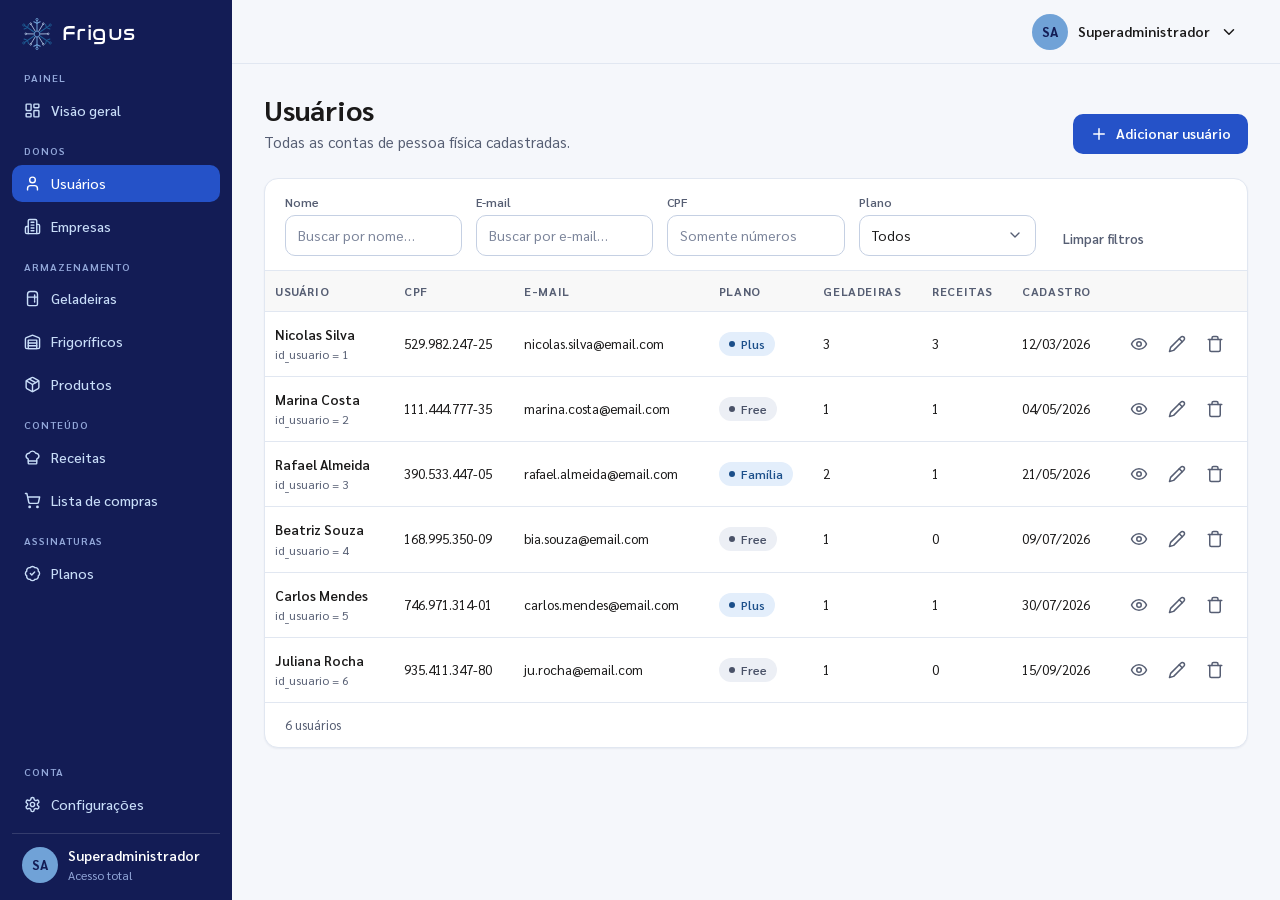
<file: pages/usuarios.html>
<!DOCTYPE html>
<html lang="pt-BR">
<head>
  <meta charset="UTF-8">
  <meta name="viewport" content="width=device-width, initial-scale=1">
  <title>Usuários — Frigus Admin</title>
  <link rel="icon" href="../img/logo-flake.png" type="image/png">
  <link rel="stylesheet" href="../css/global.css">
  <link rel="stylesheet" href="../css/components.css">
  <link rel="stylesheet" href="../css/armazenamento.css">
  <link rel="stylesheet" href="../css/produtos.css">
  <link rel="stylesheet" href="../css/receitas.css">
  <link rel="stylesheet" href="../css/dashboard.css">
  <link rel="stylesheet" href="../css/v3.css">
  <link rel="stylesheet" href="../css/admin.css">
</head>
<body class="app-body theme-admin">
<div class="app">
  <aside class="sidebar" aria-label="Navegação principal">
    <a class="sidebar-brand" href="visao-geral.html" aria-label="Frigus — visão geral"><svg class="logo-flake" aria-hidden="true" width="36" height="39" viewBox="0 0 356 382" fill="none" xmlns="http://www.w3.org/2000/svg"><path d="M138.0 190.4L54.0 189.1" stroke="#C9DEF9" stroke-width="9" stroke-linecap="round"/><circle cx="44.0" cy="189.0" r="10" stroke="#C9DEF9" stroke-width="8"/><path d="M218.0 190.4L302.0 189.1" stroke="#C9DEF9" stroke-width="9" stroke-linecap="round"/><circle cx="312.0" cy="189.0" r="10" stroke="#C9DEF9" stroke-width="8"/><path d="M157.0 157.0L107.3 76.5" stroke="#C9DEF9" stroke-width="9" stroke-linecap="round"/><circle cx="102.0" cy="68.0" r="10" stroke="#C9DEF9" stroke-width="8"/><path d="M199.0 157.0L248.7 76.5" stroke="#C9DEF9" stroke-width="9" stroke-linecap="round"/><circle cx="254.0" cy="68.0" r="10" stroke="#C9DEF9" stroke-width="8"/><path d="M157.0 225.0L107.3 305.5" stroke="#C9DEF9" stroke-width="9" stroke-linecap="round"/><circle cx="102.0" cy="314.0" r="10" stroke="#C9DEF9" stroke-width="8"/><path d="M199.0 225.0L248.7 305.5" stroke="#C9DEF9" stroke-width="9" stroke-linecap="round"/><circle cx="254.0" cy="314.0" r="10" stroke="#C9DEF9" stroke-width="8"/><path d="M146.5 169.7L30.8 91.3" stroke="#1F5F97" stroke-width="12" stroke-linecap="round"/><circle cx="20.0" cy="84.0" r="13" stroke="#1F5F97" stroke-width="10"/><path d="M65.0 114.5L76.0 76.0" stroke="#1F5F97" stroke-width="12" stroke-linecap="round"/><path d="M65.0 114.5L24.0 132.0" stroke="#1F5F97" stroke-width="12" stroke-linecap="round"/><path d="M209.5 169.7L325.2 91.3" stroke="#1F5F97" stroke-width="12" stroke-linecap="round"/><circle cx="336.0" cy="84.0" r="13" stroke="#1F5F97" stroke-width="10"/><path d="M291.0 114.5L280.0 76.0" stroke="#1F5F97" stroke-width="12" stroke-linecap="round"/><path d="M291.0 114.5L332.0 132.0" stroke="#1F5F97" stroke-width="12" stroke-linecap="round"/><path d="M146.5 212.3L30.8 290.7" stroke="#1F5F97" stroke-width="12" stroke-linecap="round"/><circle cx="20.0" cy="298.0" r="13" stroke="#1F5F97" stroke-width="10"/><path d="M65.0 267.5L76.0 306.0" stroke="#1F5F97" stroke-width="12" stroke-linecap="round"/><path d="M65.0 267.5L24.0 250.0" stroke="#1F5F97" stroke-width="12" stroke-linecap="round"/><path d="M209.5 212.3L325.2 290.7" stroke="#1F5F97" stroke-width="12" stroke-linecap="round"/><circle cx="336.0" cy="298.0" r="13" stroke="#1F5F97" stroke-width="10"/><path d="M291.0 267.5L280.0 306.0" stroke="#1F5F97" stroke-width="12" stroke-linecap="round"/><path d="M291.0 267.5L332.0 250.0" stroke="#1F5F97" stroke-width="12" stroke-linecap="round"/><path d="M178.0 153.0L178.0 31.0" stroke="#70A2D7" stroke-width="12" stroke-linecap="round"/><circle cx="178.0" cy="18.0" r="13" stroke="#70A2D7" stroke-width="10"/><path d="M178.0 62.0L140.0 44.0" stroke="#70A2D7" stroke-width="12" stroke-linecap="round"/><path d="M178.0 62.0L216.0 44.0" stroke="#70A2D7" stroke-width="12" stroke-linecap="round"/><path d="M178.0 229.0L178.0 351.0" stroke="#70A2D7" stroke-width="12" stroke-linecap="round"/><circle cx="178.0" cy="364.0" r="13" stroke="#70A2D7" stroke-width="10"/><path d="M178.0 320.0L140.0 338.0" stroke="#70A2D7" stroke-width="12" stroke-linecap="round"/><path d="M178.0 320.0L216.0 338.0" stroke="#70A2D7" stroke-width="12" stroke-linecap="round"/><path d="M178.0 155.0 L209.2 173.0 L209.2 209.0 L178.0 227.0 L146.8 209.0 L146.8 173.0 Z" stroke="#70A2D7" stroke-width="10" stroke-linejoin="round"/></svg><span>Frigus</span></a>
    <p class="nav-label">Painel</p><nav class="nav" aria-label="Painel"><a href="visao-geral.html" title="Visão geral"><svg class="icon " aria-hidden="true" viewBox="0 0 24 24" data-icon="i-layout"><rect width="7" height="9" x="3" y="3" rx="1"/><rect width="7" height="5" x="14" y="3" rx="1"/><rect width="7" height="9" x="14" y="12" rx="1"/><rect width="7" height="5" x="3" y="16" rx="1"/></svg><span>Visão geral</span></a></nav><p class="nav-label">Donos</p><nav class="nav" aria-label="Donos"><a href="usuarios.html" aria-current="page" title="Usuários"><svg class="icon " aria-hidden="true" viewBox="0 0 24 24" data-icon="i-user"><path d="M19 21v-2a4 4 0 0 0-4-4H9a4 4 0 0 0-4 4v2"/><circle cx="12" cy="7" r="4"/></svg><span>Usuários</span></a><a href="empresas.html" title="Empresas"><svg class="icon " aria-hidden="true" viewBox="0 0 24 24" data-icon="i-building"><path d="M6 22V4a2 2 0 0 1 2-2h8a2 2 0 0 1 2 2v18Z"/><path d="M6 12H4a2 2 0 0 0-2 2v6a2 2 0 0 0 2 2h2"/><path d="M18 9h2a2 2 0 0 1 2 2v9a2 2 0 0 1-2 2h-2"/><path d="M10 6h4"/><path d="M10 10h4"/><path d="M10 14h4"/><path d="M10 18h4"/></svg><span>Empresas</span></a></nav><p class="nav-label">Armazenamento</p><nav class="nav" aria-label="Armazenamento"><a href="geladeiras.html" title="Geladeiras"><svg class="icon " aria-hidden="true" viewBox="0 0 24 24" data-icon="i-fridge"><path d="M5 6a4 4 0 0 1 4-4h6a4 4 0 0 1 4 4v14a2 2 0 0 1-2 2H7a2 2 0 0 1-2-2Z"/><path d="M5 10h14"/><path d="M15 7v6"/><path d="M15 15v2"/></svg><span>Geladeiras</span></a><a href="frigorificos.html" title="Frigoríficos"><svg class="icon " aria-hidden="true" viewBox="0 0 24 24" data-icon="i-warehouse"><path d="M22 8.35V20a2 2 0 0 1-2 2H4a2 2 0 0 1-2-2V8.35A2 2 0 0 1 3.26 6.5l8-3.2a2 2 0 0 1 1.48 0l8 3.2A2 2 0 0 1 22 8.35Z"/><path d="M6 18h12"/><path d="M6 14h12"/><rect width="12" height="12" x="6" y="10"/></svg><span>Frigoríficos</span></a><a href="produtos.html" title="Produtos"><svg class="icon " aria-hidden="true" viewBox="0 0 24 24" data-icon="i-package"><path d="m7.5 4.27 9 5.15"/><path d="M21 8a2 2 0 0 0-1-1.73l-7-4a2 2 0 0 0-2 0l-7 4A2 2 0 0 0 3 8v8a2 2 0 0 0 1 1.73l7 4a2 2 0 0 0 2 0l7-4A2 2 0 0 0 21 16Z"/><path d="m3.3 7 8.7 5 8.7-5"/><path d="M12 22V12"/></svg><span>Produtos</span></a></nav><p class="nav-label">Conteúdo</p><nav class="nav" aria-label="Conteúdo"><a href="receitas.html" title="Receitas"><svg class="icon " aria-hidden="true" viewBox="0 0 24 24" data-icon="i-chef"><path d="M17 21a1 1 0 0 0 1-1v-5.35c0-.457.316-.844.727-1.041a4 4 0 0 0-2.134-7.589 5 5 0 0 0-9.186 0 4 4 0 0 0-2.134 7.588c.411.198.727.585.727 1.041V20a1 1 0 0 0 1 1Z"/><path d="M6 17h12"/></svg><span>Receitas</span></a><a href="compras.html" title="Lista de compras"><svg class="icon " aria-hidden="true" viewBox="0 0 24 24" data-icon="i-cart"><circle cx="8" cy="21" r="1"/><circle cx="19" cy="21" r="1"/><path d="M2.05 2.05h2l2.66 12.42a2 2 0 0 0 2 1.58h9.78a2 2 0 0 0 1.95-1.57l1.65-7.43H5.12"/></svg><span>Lista de compras</span></a></nav><p class="nav-label">Assinaturas</p><nav class="nav" aria-label="Assinaturas"><a href="planos.html" title="Planos"><svg class="icon " aria-hidden="true" viewBox="0 0 24 24" data-icon="i-card"><path d="M3.85 8.62a4 4 0 0 1 4.78-4.77 4 4 0 0 1 6.74 0 4 4 0 0 1 4.78 4.78 4 4 0 0 1 0 6.74 4 4 0 0 1-4.77 4.78 4 4 0 0 1-6.75 0 4 4 0 0 1-4.78-4.77 4 4 0 0 1 0-6.76Z"/><path d="m9 12 2 2 4-4"/></svg><span>Planos</span></a></nav>
    <div class="sidebar-spacer"></div>
    <p class="nav-label">Conta</p><nav class="nav" aria-label="Conta"><a href="configuracoes.html" title="Configurações"><svg class="icon " aria-hidden="true" viewBox="0 0 24 24" data-icon="i-settings"><path d="M12.22 2h-.44a2 2 0 0 0-2 2v.18a2 2 0 0 1-1 1.73l-.43.25a2 2 0 0 1-2 0l-.15-.08a2 2 0 0 0-2.73.73l-.22.38a2 2 0 0 0 .73 2.73l.15.1a2 2 0 0 1 1 1.72v.51a2 2 0 0 1-1 1.74l-.15.09a2 2 0 0 0-.73 2.73l.22.38a2 2 0 0 0 2.73.73l.15-.08a2 2 0 0 1 2 0l.43.25a2 2 0 0 1 1 1.73V20a2 2 0 0 0 2 2h.44a2 2 0 0 0 2-2v-.18a2 2 0 0 1 1-1.73l.43-.25a2 2 0 0 1 2 0l.15.08a2 2 0 0 0 2.73-.73l.22-.39a2 2 0 0 0-.73-2.73l-.15-.08a2 2 0 0 1-1-1.74v-.5a2 2 0 0 1 1-1.74l.15-.09a2 2 0 0 0 .73-2.73l-.22-.38a2 2 0 0 0-2.73-.73l-.15.08a2 2 0 0 1-2 0l-.43-.25a2 2 0 0 1-1-1.73V4a2 2 0 0 0-2-2z"/><circle cx="12" cy="12" r="3"/></svg><span>Configurações</span></a></nav>
    <div class="sidebar-user"><span class="avatar" aria-hidden="true">SA</span><div class="meta"><strong>Superadministrador</strong><small>Acesso total</small></div></div>
  </aside>
  <div class="main">
    <header class="topbar">
      <div class="topbar-actions">
        <div class="menu"><button class="account-btn" type="button" data-menu-toggle aria-expanded="false" aria-label="Menu da conta"><span class="avatar" aria-hidden="true">SA</span><span class="name">Superadministrador</span><svg class="icon " aria-hidden="true" viewBox="0 0 24 24" data-icon="i-down"><path d="m6 9 6 6 6-6"/></svg></button>
          <div class="menu-list"><a class="menu-item" href="configuracoes.html"><svg class="icon " aria-hidden="true" viewBox="0 0 24 24" data-icon="i-settings"><path d="M12.22 2h-.44a2 2 0 0 0-2 2v.18a2 2 0 0 1-1 1.73l-.43.25a2 2 0 0 1-2 0l-.15-.08a2 2 0 0 0-2.73.73l-.22.38a2 2 0 0 0 .73 2.73l.15.1a2 2 0 0 1 1 1.72v.51a2 2 0 0 1-1 1.74l-.15.09a2 2 0 0 0-.73 2.73l.22.38a2 2 0 0 0 2.73.73l.15-.08a2 2 0 0 1 2 0l.43.25a2 2 0 0 1 1 1.73V20a2 2 0 0 0 2 2h.44a2 2 0 0 0 2-2v-.18a2 2 0 0 1 1-1.73l.43-.25a2 2 0 0 1 2 0l.15.08a2 2 0 0 0 2.73-.73l.22-.39a2 2 0 0 0-.73-2.73l-.15-.08a2 2 0 0 1-1-1.74v-.5a2 2 0 0 1 1-1.74l.15-.09a2 2 0 0 0 .73-2.73l-.22-.38a2 2 0 0 0-2.73-.73l-.15.08a2 2 0 0 1-2 0l-.43-.25a2 2 0 0 1-1-1.73V4a2 2 0 0 0-2-2z"/><circle cx="12" cy="12" r="3"/></svg> Configurações</a><div class="menu-sep"></div><a class="menu-item" href="../index.html"><svg class="icon " aria-hidden="true" viewBox="0 0 24 24" data-icon="i-logout"><path d="M9 21H5a2 2 0 0 1-2-2V5a2 2 0 0 1 2-2h4"/><path d="m16 17 5-5-5-5"/><path d="M21 12H9"/></svg> Sair</a></div></div>
      </div>
    </header>
    <main class="content" id="conteudo">
      <div class="page-header">
        <div><h1>Usuários</h1><p>Todas as contas de pessoa física cadastradas.</p></div>
        <div class="header-actions"><button class="btn btn-primary" type="button" data-open="drawer-usuario" data-mode="create"><svg class="icon " aria-hidden="true" viewBox="0 0 24 24" data-icon="i-plus"><path d="M5 12h14"/><path d="M12 5v14"/></svg> Adicionar usuário</button></div>
      </div>
      <section class="card table-card admin-table" data-admin-table data-noun="usuários">
        <div class="filters" role="search"><div class="fld"><label for="f-nome">Nome</label><input class="input" id="f-nome" type="search" data-f="nome" placeholder="Buscar por nome…" autocomplete="off"></div><div class="fld"><label for="f-email">E-mail</label><input class="input" id="f-email" type="search" data-f="email" placeholder="Buscar por e-mail…" autocomplete="off"></div><div class="fld"><label for="f-cpf">CPF</label><input class="input" id="f-cpf" type="search" data-f="cpf" placeholder="Somente números" autocomplete="off"></div><div class="fld"><label for="f-plano">Plano</label><select class="select" id="f-plano" data-f="plano"><option value="">Todos</option><option value="FREE">Free</option><option value="PLUS">Plus</option><option value="FAMILIA">Família</option></select></div><div class="fld fld-clear"><button class="btn btn-ghost btn-sm" type="button" data-admin-clear>Limpar filtros</button></div></div>
        <div class="table-wrap has-data">
          <table class="table products-table">
            <caption class="sr-only">Usuários cadastrados</caption>
            <thead><tr><th scope="col">Usuário</th><th scope="col">CPF</th><th scope="col">E-mail</th><th scope="col">Plano</th><th scope="col">Geladeiras</th><th scope="col">Receitas</th><th scope="col">Cadastro</th><th scope="col"><span class="sr-only">Ações</span></th></tr></thead>
            <tbody>
            <tr data-row data-nome="nicolas silva" data-email="nicolas.silva@email.com" data-cpf="529.982.247-25" data-plano="PLUS"><td><div class="cell-main">Nicolas Silva</div><div class="cell-sub">id_usuario = 1</div></td><td>529.982.247-25</td><td>nicolas.silva@email.com</td><td><span class="badge badge-info">Plus</span></td><td><span class="qty">3</span></td><td><span class="qty">3</span></td><td>12/03/2026</td><td><div class="actions"><button class="btn-icon" type="button" title="Visualizar" aria-label="Visualizar Nicolas Silva" data-open="drawer-usuario" data-mode="view" data-fill="{&quot;nome&quot;: &quot;Nicolas Silva&quot;, &quot;cpf&quot;: &quot;529.982.247-25&quot;, &quot;email&quot;: &quot;nicolas.silva@email.com&quot;, &quot;plano&quot;: &quot;PLUS&quot;}"><svg class="icon " aria-hidden="true" viewBox="0 0 24 24" data-icon="i-eye"><path d="M2 12s3-7 10-7 10 7 10 7-3 7-10 7-10-7-10-7Z"/><circle cx="12" cy="12" r="3"/></svg></button><button class="btn-icon" type="button" title="Editar" aria-label="Editar Nicolas Silva" data-open="drawer-usuario" data-mode="edit" data-fill="{&quot;nome&quot;: &quot;Nicolas Silva&quot;, &quot;cpf&quot;: &quot;529.982.247-25&quot;, &quot;email&quot;: &quot;nicolas.silva@email.com&quot;, &quot;plano&quot;: &quot;PLUS&quot;}"><svg class="icon " aria-hidden="true" viewBox="0 0 24 24" data-icon="i-edit"><path d="M17 3a2.85 2.83 0 1 1 4 4L7.5 20.5 2 22l1.5-5.5Z"/><path d="m15 5 4 4"/></svg></button><button class="btn-icon danger" type="button" title="Excluir" aria-label="Excluir Nicolas Silva" data-open="modal-delete" data-mode="delete" data-nome="Nicolas Silva"><svg class="icon " aria-hidden="true" viewBox="0 0 24 24" data-icon="i-trash"><path d="M3 6h18"/><path d="M19 6v14c0 1-1 2-2 2H7c-1 0-2-1-2-2V6"/><path d="M8 6V4c0-1 1-2 2-2h4c1 0 2 1 2 2v2"/></svg></button></div></td></tr>
            <tr data-row data-nome="marina costa" data-email="marina.costa@email.com" data-cpf="111.444.777-35" data-plano="FREE"><td><div class="cell-main">Marina Costa</div><div class="cell-sub">id_usuario = 2</div></td><td>111.444.777-35</td><td>marina.costa@email.com</td><td><span class="badge badge-neutral">Free</span></td><td><span class="qty">1</span></td><td><span class="qty">1</span></td><td>04/05/2026</td><td><div class="actions"><button class="btn-icon" type="button" title="Visualizar" aria-label="Visualizar Marina Costa" data-open="drawer-usuario" data-mode="view" data-fill="{&quot;nome&quot;: &quot;Marina Costa&quot;, &quot;cpf&quot;: &quot;111.444.777-35&quot;, &quot;email&quot;: &quot;marina.costa@email.com&quot;, &quot;plano&quot;: &quot;FREE&quot;}"><svg class="icon " aria-hidden="true" viewBox="0 0 24 24" data-icon="i-eye"><path d="M2 12s3-7 10-7 10 7 10 7-3 7-10 7-10-7-10-7Z"/><circle cx="12" cy="12" r="3"/></svg></button><button class="btn-icon" type="button" title="Editar" aria-label="Editar Marina Costa" data-open="drawer-usuario" data-mode="edit" data-fill="{&quot;nome&quot;: &quot;Marina Costa&quot;, &quot;cpf&quot;: &quot;111.444.777-35&quot;, &quot;email&quot;: &quot;marina.costa@email.com&quot;, &quot;plano&quot;: &quot;FREE&quot;}"><svg class="icon " aria-hidden="true" viewBox="0 0 24 24" data-icon="i-edit"><path d="M17 3a2.85 2.83 0 1 1 4 4L7.5 20.5 2 22l1.5-5.5Z"/><path d="m15 5 4 4"/></svg></button><button class="btn-icon danger" type="button" title="Excluir" aria-label="Excluir Marina Costa" data-open="modal-delete" data-mode="delete" data-nome="Marina Costa"><svg class="icon " aria-hidden="true" viewBox="0 0 24 24" data-icon="i-trash"><path d="M3 6h18"/><path d="M19 6v14c0 1-1 2-2 2H7c-1 0-2-1-2-2V6"/><path d="M8 6V4c0-1 1-2 2-2h4c1 0 2 1 2 2v2"/></svg></button></div></td></tr>
            <tr data-row data-nome="rafael almeida" data-email="rafael.almeida@email.com" data-cpf="390.533.447-05" data-plano="FAMILIA"><td><div class="cell-main">Rafael Almeida</div><div class="cell-sub">id_usuario = 3</div></td><td>390.533.447-05</td><td>rafael.almeida@email.com</td><td><span class="badge badge-info">Família</span></td><td><span class="qty">2</span></td><td><span class="qty">1</span></td><td>21/05/2026</td><td><div class="actions"><button class="btn-icon" type="button" title="Visualizar" aria-label="Visualizar Rafael Almeida" data-open="drawer-usuario" data-mode="view" data-fill="{&quot;nome&quot;: &quot;Rafael Almeida&quot;, &quot;cpf&quot;: &quot;390.533.447-05&quot;, &quot;email&quot;: &quot;rafael.almeida@email.com&quot;, &quot;plano&quot;: &quot;FAMILIA&quot;}"><svg class="icon " aria-hidden="true" viewBox="0 0 24 24" data-icon="i-eye"><path d="M2 12s3-7 10-7 10 7 10 7-3 7-10 7-10-7-10-7Z"/><circle cx="12" cy="12" r="3"/></svg></button><button class="btn-icon" type="button" title="Editar" aria-label="Editar Rafael Almeida" data-open="drawer-usuario" data-mode="edit" data-fill="{&quot;nome&quot;: &quot;Rafael Almeida&quot;, &quot;cpf&quot;: &quot;390.533.447-05&quot;, &quot;email&quot;: &quot;rafael.almeida@email.com&quot;, &quot;plano&quot;: &quot;FAMILIA&quot;}"><svg class="icon " aria-hidden="true" viewBox="0 0 24 24" data-icon="i-edit"><path d="M17 3a2.85 2.83 0 1 1 4 4L7.5 20.5 2 22l1.5-5.5Z"/><path d="m15 5 4 4"/></svg></button><button class="btn-icon danger" type="button" title="Excluir" aria-label="Excluir Rafael Almeida" data-open="modal-delete" data-mode="delete" data-nome="Rafael Almeida"><svg class="icon " aria-hidden="true" viewBox="0 0 24 24" data-icon="i-trash"><path d="M3 6h18"/><path d="M19 6v14c0 1-1 2-2 2H7c-1 0-2-1-2-2V6"/><path d="M8 6V4c0-1 1-2 2-2h4c1 0 2 1 2 2v2"/></svg></button></div></td></tr>
            <tr data-row data-nome="beatriz souza" data-email="bia.souza@email.com" data-cpf="168.995.350-09" data-plano="FREE"><td><div class="cell-main">Beatriz Souza</div><div class="cell-sub">id_usuario = 4</div></td><td>168.995.350-09</td><td>bia.souza@email.com</td><td><span class="badge badge-neutral">Free</span></td><td><span class="qty">1</span></td><td><span class="qty">0</span></td><td>09/07/2026</td><td><div class="actions"><button class="btn-icon" type="button" title="Visualizar" aria-label="Visualizar Beatriz Souza" data-open="drawer-usuario" data-mode="view" data-fill="{&quot;nome&quot;: &quot;Beatriz Souza&quot;, &quot;cpf&quot;: &quot;168.995.350-09&quot;, &quot;email&quot;: &quot;bia.souza@email.com&quot;, &quot;plano&quot;: &quot;FREE&quot;}"><svg class="icon " aria-hidden="true" viewBox="0 0 24 24" data-icon="i-eye"><path d="M2 12s3-7 10-7 10 7 10 7-3 7-10 7-10-7-10-7Z"/><circle cx="12" cy="12" r="3"/></svg></button><button class="btn-icon" type="button" title="Editar" aria-label="Editar Beatriz Souza" data-open="drawer-usuario" data-mode="edit" data-fill="{&quot;nome&quot;: &quot;Beatriz Souza&quot;, &quot;cpf&quot;: &quot;168.995.350-09&quot;, &quot;email&quot;: &quot;bia.souza@email.com&quot;, &quot;plano&quot;: &quot;FREE&quot;}"><svg class="icon " aria-hidden="true" viewBox="0 0 24 24" data-icon="i-edit"><path d="M17 3a2.85 2.83 0 1 1 4 4L7.5 20.5 2 22l1.5-5.5Z"/><path d="m15 5 4 4"/></svg></button><button class="btn-icon danger" type="button" title="Excluir" aria-label="Excluir Beatriz Souza" data-open="modal-delete" data-mode="delete" data-nome="Beatriz Souza"><svg class="icon " aria-hidden="true" viewBox="0 0 24 24" data-icon="i-trash"><path d="M3 6h18"/><path d="M19 6v14c0 1-1 2-2 2H7c-1 0-2-1-2-2V6"/><path d="M8 6V4c0-1 1-2 2-2h4c1 0 2 1 2 2v2"/></svg></button></div></td></tr>
            <tr data-row data-nome="carlos mendes" data-email="carlos.mendes@email.com" data-cpf="746.971.314-01" data-plano="PLUS"><td><div class="cell-main">Carlos Mendes</div><div class="cell-sub">id_usuario = 5</div></td><td>746.971.314-01</td><td>carlos.mendes@email.com</td><td><span class="badge badge-info">Plus</span></td><td><span class="qty">1</span></td><td><span class="qty">1</span></td><td>30/07/2026</td><td><div class="actions"><button class="btn-icon" type="button" title="Visualizar" aria-label="Visualizar Carlos Mendes" data-open="drawer-usuario" data-mode="view" data-fill="{&quot;nome&quot;: &quot;Carlos Mendes&quot;, &quot;cpf&quot;: &quot;746.971.314-01&quot;, &quot;email&quot;: &quot;carlos.mendes@email.com&quot;, &quot;plano&quot;: &quot;PLUS&quot;}"><svg class="icon " aria-hidden="true" viewBox="0 0 24 24" data-icon="i-eye"><path d="M2 12s3-7 10-7 10 7 10 7-3 7-10 7-10-7-10-7Z"/><circle cx="12" cy="12" r="3"/></svg></button><button class="btn-icon" type="button" title="Editar" aria-label="Editar Carlos Mendes" data-open="drawer-usuario" data-mode="edit" data-fill="{&quot;nome&quot;: &quot;Carlos Mendes&quot;, &quot;cpf&quot;: &quot;746.971.314-01&quot;, &quot;email&quot;: &quot;carlos.mendes@email.com&quot;, &quot;plano&quot;: &quot;PLUS&quot;}"><svg class="icon " aria-hidden="true" viewBox="0 0 24 24" data-icon="i-edit"><path d="M17 3a2.85 2.83 0 1 1 4 4L7.5 20.5 2 22l1.5-5.5Z"/><path d="m15 5 4 4"/></svg></button><button class="btn-icon danger" type="button" title="Excluir" aria-label="Excluir Carlos Mendes" data-open="modal-delete" data-mode="delete" data-nome="Carlos Mendes"><svg class="icon " aria-hidden="true" viewBox="0 0 24 24" data-icon="i-trash"><path d="M3 6h18"/><path d="M19 6v14c0 1-1 2-2 2H7c-1 0-2-1-2-2V6"/><path d="M8 6V4c0-1 1-2 2-2h4c1 0 2 1 2 2v2"/></svg></button></div></td></tr>
            <tr data-row data-nome="juliana rocha" data-email="ju.rocha@email.com" data-cpf="935.411.347-80" data-plano="FREE"><td><div class="cell-main">Juliana Rocha</div><div class="cell-sub">id_usuario = 6</div></td><td>935.411.347-80</td><td>ju.rocha@email.com</td><td><span class="badge badge-neutral">Free</span></td><td><span class="qty">1</span></td><td><span class="qty">0</span></td><td>15/09/2026</td><td><div class="actions"><button class="btn-icon" type="button" title="Visualizar" aria-label="Visualizar Juliana Rocha" data-open="drawer-usuario" data-mode="view" data-fill="{&quot;nome&quot;: &quot;Juliana Rocha&quot;, &quot;cpf&quot;: &quot;935.411.347-80&quot;, &quot;email&quot;: &quot;ju.rocha@email.com&quot;, &quot;plano&quot;: &quot;FREE&quot;}"><svg class="icon " aria-hidden="true" viewBox="0 0 24 24" data-icon="i-eye"><path d="M2 12s3-7 10-7 10 7 10 7-3 7-10 7-10-7-10-7Z"/><circle cx="12" cy="12" r="3"/></svg></button><button class="btn-icon" type="button" title="Editar" aria-label="Editar Juliana Rocha" data-open="drawer-usuario" data-mode="edit" data-fill="{&quot;nome&quot;: &quot;Juliana Rocha&quot;, &quot;cpf&quot;: &quot;935.411.347-80&quot;, &quot;email&quot;: &quot;ju.rocha@email.com&quot;, &quot;plano&quot;: &quot;FREE&quot;}"><svg class="icon " aria-hidden="true" viewBox="0 0 24 24" data-icon="i-edit"><path d="M17 3a2.85 2.83 0 1 1 4 4L7.5 20.5 2 22l1.5-5.5Z"/><path d="m15 5 4 4"/></svg></button><button class="btn-icon danger" type="button" title="Excluir" aria-label="Excluir Juliana Rocha" data-open="modal-delete" data-mode="delete" data-nome="Juliana Rocha"><svg class="icon " aria-hidden="true" viewBox="0 0 24 24" data-icon="i-trash"><path d="M3 6h18"/><path d="M19 6v14c0 1-1 2-2 2H7c-1 0-2-1-2-2V6"/><path d="M8 6V4c0-1 1-2 2-2h4c1 0 2 1 2 2v2"/></svg></button></div></td></tr>
            </tbody>
          </table>
        </div>
        <p class="admin-empty" data-empty hidden>Nenhum registro encontrado com esses filtros.</p>
        <div class="table-footer"><span data-count>6 usuários</span><nav class="pager" data-pager aria-label="Paginação" hidden></nav></div>
      </section>
    </main>
  </div>
</div>

<div class="overlay" id="overlay"></div>
<div class="toast-region" id="toasts" aria-live="polite"></div>
<aside class="drawer" id="drawer-usuario" role="dialog" aria-modal="true" aria-labelledby="drawer-usuario-t" aria-hidden="true">
  <form data-demo data-toast-create="Usuário adicionado com sucesso." data-toast-edit="Usuário atualizado." method="post" action="#">
    <input type="hidden" name="action" value="/usuario-inserir">
    <div class="panel-header"><div><h2 id="drawer-usuario-t" data-title-create="Adicionar usuário" data-title-edit="Editar usuário" data-title-view="Detalhes do usuário">Adicionar usuário</h2><p>Dados de acesso e plano da conta.</p></div><button class="btn-icon" type="button" data-close aria-label="Fechar"><svg class="icon " aria-hidden="true" viewBox="0 0 24 24" data-icon="i-x"><path d="M18 6 6 18"/><path d="m6 6 12 12"/></svg></button></div>
    <div class="panel-body">
<section class="form-section"><h3 class="section-title">Dados do usuário</h3><div class="form-grid"><div class="form-group span-2"><label class="label req" for="us-nome">Nome</label><input class="input" id="us-nome" name="nome" type="text" required placeholder="Ex.: Maria Souza" ></div><div class="form-group "><label class="label req" for="us-cpf">CPF</label><input class="input" id="us-cpf" name="cpf" type="text" required placeholder="000.000.000-00" inputmode="numeric"></div><div class="form-group span-2"><label class="label req" for="us-email">E-mail</label><input class="input" id="us-email" name="email" type="email" required placeholder="nome@email.com" ></div><div class="form-group span-2" data-pass><label class="label req" for="us-senha">Senha</label><input class="input" id="us-senha" name="senha" type="password" required minlength="8" placeholder="Mínimo de 8 caracteres" autocomplete="new-password"><span class="hint" data-pass-hint>Ao editar, deixe em branco para manter a senha atual.</span></div><div class="pass-note span-2"><svg class="icon " aria-hidden="true" viewBox="0 0 24 24" data-icon="i-info"><circle cx="12" cy="12" r="10"/><path d="M12 16v-4"/><path d="M12 8h.01"/></svg><span>A senha não é exibida por questões de segurança. Para trocá-la, use a opção Editar.</span></div><div class="form-group span-2"><label class="label req" for="us-plano">Plano</label><select class="select" id="us-plano" name="plano" required ><option value="">Selecione</option><option value="FREE">Free · R$ 0,00/mês</option><option value="PLUS">Plus · R$ 29,90/mês</option><option value="FAMILIA">Família · R$ 49,90/mês</option></select></div></div></section>
    </div>
    <div class="panel-footer"><button class="btn btn-secondary" type="button" data-close>Cancelar</button><button class="btn btn-primary" type="submit" data-label-create="Adicionar usuário" data-label-edit="Salvar alterações">Adicionar usuário</button></div>
  </form>
</aside>
<div class="modal" id="modal-delete" role="alertdialog" aria-modal="true" aria-labelledby="modal-delete-t" aria-hidden="true">
  <form data-demo data-toast="Usuário excluído." method="post" action="#">
    <div class="modal-body"><span class="modal-icon"><svg class="icon " aria-hidden="true" viewBox="0 0 24 24" data-icon="i-trash"><path d="M3 6h18"/><path d="M19 6v14c0 1-1 2-2 2H7c-1 0-2-1-2-2V6"/><path d="M8 6V4c0-1 1-2 2-2h4c1 0 2 1 2 2v2"/></svg></span>
      <h2 id="modal-delete-t">Excluir "<span data-slot="nome">—</span>"?</h2>
      <p>Os registros ligados a este usuário poderão ser afetados. Esta ação não poderá ser desfeita.</p></div>
    <div class="modal-footer"><button class="btn btn-secondary" type="button" data-close>Cancelar</button><button class="btn btn-danger" type="submit">Excluir usuário</button></div>
  </form>
</div>
  <script src="../js/ui.js"></script>
  <script src="../js/admin.js"></script>
</body>
</html>
</file>
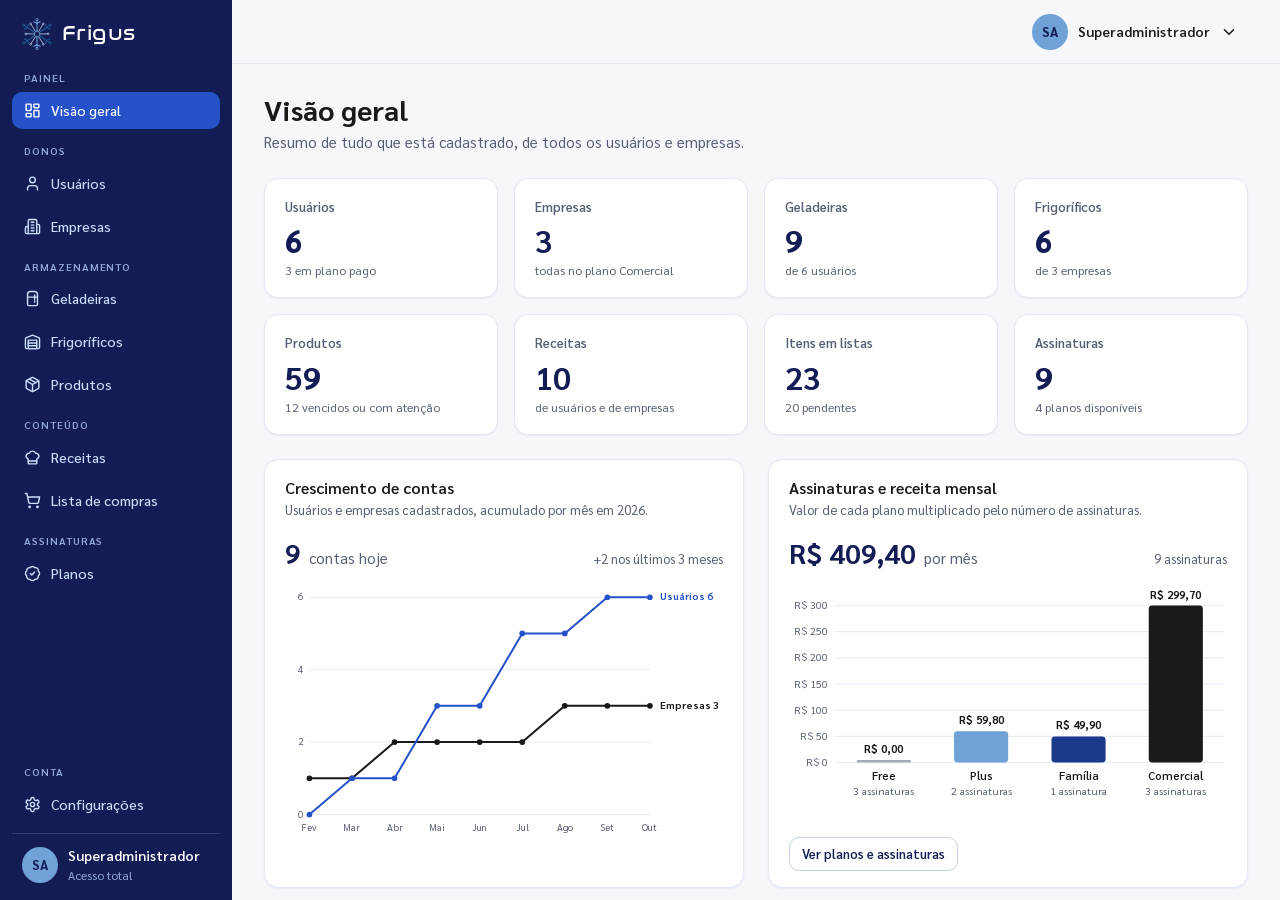
<file: pages/visao-geral.html>
<!DOCTYPE html>
<html lang="pt-BR">
<head>
  <meta charset="UTF-8">
  <meta name="viewport" content="width=device-width, initial-scale=1">
  <title>Visão geral — Frigus Admin</title>
  <link rel="icon" href="../img/logo-flake.png" type="image/png">
  <link rel="stylesheet" href="../css/global.css">
  <link rel="stylesheet" href="../css/components.css">
  <link rel="stylesheet" href="../css/armazenamento.css">
  <link rel="stylesheet" href="../css/produtos.css">
  <link rel="stylesheet" href="../css/receitas.css">
  <link rel="stylesheet" href="../css/dashboard.css">
  <link rel="stylesheet" href="../css/v3.css">
  <link rel="stylesheet" href="../css/admin.css">
</head>
<body class="app-body theme-admin">
<div class="app">
  <aside class="sidebar" aria-label="Navegação principal">
    <a class="sidebar-brand" href="visao-geral.html" aria-label="Frigus — visão geral"><svg class="logo-flake" aria-hidden="true" width="36" height="39" viewBox="0 0 356 382" fill="none" xmlns="http://www.w3.org/2000/svg"><path d="M138.0 190.4L54.0 189.1" stroke="#C9DEF9" stroke-width="9" stroke-linecap="round"/><circle cx="44.0" cy="189.0" r="10" stroke="#C9DEF9" stroke-width="8"/><path d="M218.0 190.4L302.0 189.1" stroke="#C9DEF9" stroke-width="9" stroke-linecap="round"/><circle cx="312.0" cy="189.0" r="10" stroke="#C9DEF9" stroke-width="8"/><path d="M157.0 157.0L107.3 76.5" stroke="#C9DEF9" stroke-width="9" stroke-linecap="round"/><circle cx="102.0" cy="68.0" r="10" stroke="#C9DEF9" stroke-width="8"/><path d="M199.0 157.0L248.7 76.5" stroke="#C9DEF9" stroke-width="9" stroke-linecap="round"/><circle cx="254.0" cy="68.0" r="10" stroke="#C9DEF9" stroke-width="8"/><path d="M157.0 225.0L107.3 305.5" stroke="#C9DEF9" stroke-width="9" stroke-linecap="round"/><circle cx="102.0" cy="314.0" r="10" stroke="#C9DEF9" stroke-width="8"/><path d="M199.0 225.0L248.7 305.5" stroke="#C9DEF9" stroke-width="9" stroke-linecap="round"/><circle cx="254.0" cy="314.0" r="10" stroke="#C9DEF9" stroke-width="8"/><path d="M146.5 169.7L30.8 91.3" stroke="#1F5F97" stroke-width="12" stroke-linecap="round"/><circle cx="20.0" cy="84.0" r="13" stroke="#1F5F97" stroke-width="10"/><path d="M65.0 114.5L76.0 76.0" stroke="#1F5F97" stroke-width="12" stroke-linecap="round"/><path d="M65.0 114.5L24.0 132.0" stroke="#1F5F97" stroke-width="12" stroke-linecap="round"/><path d="M209.5 169.7L325.2 91.3" stroke="#1F5F97" stroke-width="12" stroke-linecap="round"/><circle cx="336.0" cy="84.0" r="13" stroke="#1F5F97" stroke-width="10"/><path d="M291.0 114.5L280.0 76.0" stroke="#1F5F97" stroke-width="12" stroke-linecap="round"/><path d="M291.0 114.5L332.0 132.0" stroke="#1F5F97" stroke-width="12" stroke-linecap="round"/><path d="M146.5 212.3L30.8 290.7" stroke="#1F5F97" stroke-width="12" stroke-linecap="round"/><circle cx="20.0" cy="298.0" r="13" stroke="#1F5F97" stroke-width="10"/><path d="M65.0 267.5L76.0 306.0" stroke="#1F5F97" stroke-width="12" stroke-linecap="round"/><path d="M65.0 267.5L24.0 250.0" stroke="#1F5F97" stroke-width="12" stroke-linecap="round"/><path d="M209.5 212.3L325.2 290.7" stroke="#1F5F97" stroke-width="12" stroke-linecap="round"/><circle cx="336.0" cy="298.0" r="13" stroke="#1F5F97" stroke-width="10"/><path d="M291.0 267.5L280.0 306.0" stroke="#1F5F97" stroke-width="12" stroke-linecap="round"/><path d="M291.0 267.5L332.0 250.0" stroke="#1F5F97" stroke-width="12" stroke-linecap="round"/><path d="M178.0 153.0L178.0 31.0" stroke="#70A2D7" stroke-width="12" stroke-linecap="round"/><circle cx="178.0" cy="18.0" r="13" stroke="#70A2D7" stroke-width="10"/><path d="M178.0 62.0L140.0 44.0" stroke="#70A2D7" stroke-width="12" stroke-linecap="round"/><path d="M178.0 62.0L216.0 44.0" stroke="#70A2D7" stroke-width="12" stroke-linecap="round"/><path d="M178.0 229.0L178.0 351.0" stroke="#70A2D7" stroke-width="12" stroke-linecap="round"/><circle cx="178.0" cy="364.0" r="13" stroke="#70A2D7" stroke-width="10"/><path d="M178.0 320.0L140.0 338.0" stroke="#70A2D7" stroke-width="12" stroke-linecap="round"/><path d="M178.0 320.0L216.0 338.0" stroke="#70A2D7" stroke-width="12" stroke-linecap="round"/><path d="M178.0 155.0 L209.2 173.0 L209.2 209.0 L178.0 227.0 L146.8 209.0 L146.8 173.0 Z" stroke="#70A2D7" stroke-width="10" stroke-linejoin="round"/></svg><span>Frigus</span></a>
    <p class="nav-label">Painel</p><nav class="nav" aria-label="Painel"><a href="visao-geral.html" aria-current="page" title="Visão geral"><svg class="icon " aria-hidden="true" viewBox="0 0 24 24" data-icon="i-layout"><rect width="7" height="9" x="3" y="3" rx="1"/><rect width="7" height="5" x="14" y="3" rx="1"/><rect width="7" height="9" x="14" y="12" rx="1"/><rect width="7" height="5" x="3" y="16" rx="1"/></svg><span>Visão geral</span></a></nav><p class="nav-label">Donos</p><nav class="nav" aria-label="Donos"><a href="usuarios.html" title="Usuários"><svg class="icon " aria-hidden="true" viewBox="0 0 24 24" data-icon="i-user"><path d="M19 21v-2a4 4 0 0 0-4-4H9a4 4 0 0 0-4 4v2"/><circle cx="12" cy="7" r="4"/></svg><span>Usuários</span></a><a href="empresas.html" title="Empresas"><svg class="icon " aria-hidden="true" viewBox="0 0 24 24" data-icon="i-building"><path d="M6 22V4a2 2 0 0 1 2-2h8a2 2 0 0 1 2 2v18Z"/><path d="M6 12H4a2 2 0 0 0-2 2v6a2 2 0 0 0 2 2h2"/><path d="M18 9h2a2 2 0 0 1 2 2v9a2 2 0 0 1-2 2h-2"/><path d="M10 6h4"/><path d="M10 10h4"/><path d="M10 14h4"/><path d="M10 18h4"/></svg><span>Empresas</span></a></nav><p class="nav-label">Armazenamento</p><nav class="nav" aria-label="Armazenamento"><a href="geladeiras.html" title="Geladeiras"><svg class="icon " aria-hidden="true" viewBox="0 0 24 24" data-icon="i-fridge"><path d="M5 6a4 4 0 0 1 4-4h6a4 4 0 0 1 4 4v14a2 2 0 0 1-2 2H7a2 2 0 0 1-2-2Z"/><path d="M5 10h14"/><path d="M15 7v6"/><path d="M15 15v2"/></svg><span>Geladeiras</span></a><a href="frigorificos.html" title="Frigoríficos"><svg class="icon " aria-hidden="true" viewBox="0 0 24 24" data-icon="i-warehouse"><path d="M22 8.35V20a2 2 0 0 1-2 2H4a2 2 0 0 1-2-2V8.35A2 2 0 0 1 3.26 6.5l8-3.2a2 2 0 0 1 1.48 0l8 3.2A2 2 0 0 1 22 8.35Z"/><path d="M6 18h12"/><path d="M6 14h12"/><rect width="12" height="12" x="6" y="10"/></svg><span>Frigoríficos</span></a><a href="produtos.html" title="Produtos"><svg class="icon " aria-hidden="true" viewBox="0 0 24 24" data-icon="i-package"><path d="m7.5 4.27 9 5.15"/><path d="M21 8a2 2 0 0 0-1-1.73l-7-4a2 2 0 0 0-2 0l-7 4A2 2 0 0 0 3 8v8a2 2 0 0 0 1 1.73l7 4a2 2 0 0 0 2 0l7-4A2 2 0 0 0 21 16Z"/><path d="m3.3 7 8.7 5 8.7-5"/><path d="M12 22V12"/></svg><span>Produtos</span></a></nav><p class="nav-label">Conteúdo</p><nav class="nav" aria-label="Conteúdo"><a href="receitas.html" title="Receitas"><svg class="icon " aria-hidden="true" viewBox="0 0 24 24" data-icon="i-chef"><path d="M17 21a1 1 0 0 0 1-1v-5.35c0-.457.316-.844.727-1.041a4 4 0 0 0-2.134-7.589 5 5 0 0 0-9.186 0 4 4 0 0 0-2.134 7.588c.411.198.727.585.727 1.041V20a1 1 0 0 0 1 1Z"/><path d="M6 17h12"/></svg><span>Receitas</span></a><a href="compras.html" title="Lista de compras"><svg class="icon " aria-hidden="true" viewBox="0 0 24 24" data-icon="i-cart"><circle cx="8" cy="21" r="1"/><circle cx="19" cy="21" r="1"/><path d="M2.05 2.05h2l2.66 12.42a2 2 0 0 0 2 1.58h9.78a2 2 0 0 0 1.95-1.57l1.65-7.43H5.12"/></svg><span>Lista de compras</span></a></nav><p class="nav-label">Assinaturas</p><nav class="nav" aria-label="Assinaturas"><a href="planos.html" title="Planos"><svg class="icon " aria-hidden="true" viewBox="0 0 24 24" data-icon="i-card"><path d="M3.85 8.62a4 4 0 0 1 4.78-4.77 4 4 0 0 1 6.74 0 4 4 0 0 1 4.78 4.78 4 4 0 0 1 0 6.74 4 4 0 0 1-4.77 4.78 4 4 0 0 1-6.75 0 4 4 0 0 1-4.78-4.77 4 4 0 0 1 0-6.76Z"/><path d="m9 12 2 2 4-4"/></svg><span>Planos</span></a></nav>
    <div class="sidebar-spacer"></div>
    <p class="nav-label">Conta</p><nav class="nav" aria-label="Conta"><a href="configuracoes.html" title="Configurações"><svg class="icon " aria-hidden="true" viewBox="0 0 24 24" data-icon="i-settings"><path d="M12.22 2h-.44a2 2 0 0 0-2 2v.18a2 2 0 0 1-1 1.73l-.43.25a2 2 0 0 1-2 0l-.15-.08a2 2 0 0 0-2.73.73l-.22.38a2 2 0 0 0 .73 2.73l.15.1a2 2 0 0 1 1 1.72v.51a2 2 0 0 1-1 1.74l-.15.09a2 2 0 0 0-.73 2.73l.22.38a2 2 0 0 0 2.73.73l.15-.08a2 2 0 0 1 2 0l.43.25a2 2 0 0 1 1 1.73V20a2 2 0 0 0 2 2h.44a2 2 0 0 0 2-2v-.18a2 2 0 0 1 1-1.73l.43-.25a2 2 0 0 1 2 0l.15.08a2 2 0 0 0 2.73-.73l.22-.39a2 2 0 0 0-.73-2.73l-.15-.08a2 2 0 0 1-1-1.74v-.5a2 2 0 0 1 1-1.74l.15-.09a2 2 0 0 0 .73-2.73l-.22-.38a2 2 0 0 0-2.73-.73l-.15.08a2 2 0 0 1-2 0l-.43-.25a2 2 0 0 1-1-1.73V4a2 2 0 0 0-2-2z"/><circle cx="12" cy="12" r="3"/></svg><span>Configurações</span></a></nav>
    <div class="sidebar-user"><span class="avatar" aria-hidden="true">SA</span><div class="meta"><strong>Superadministrador</strong><small>Acesso total</small></div></div>
  </aside>
  <div class="main">
    <header class="topbar">
      <div class="topbar-actions">
        <div class="menu"><button class="account-btn" type="button" data-menu-toggle aria-expanded="false" aria-label="Menu da conta"><span class="avatar" aria-hidden="true">SA</span><span class="name">Superadministrador</span><svg class="icon " aria-hidden="true" viewBox="0 0 24 24" data-icon="i-down"><path d="m6 9 6 6 6-6"/></svg></button>
          <div class="menu-list"><a class="menu-item" href="configuracoes.html"><svg class="icon " aria-hidden="true" viewBox="0 0 24 24" data-icon="i-settings"><path d="M12.22 2h-.44a2 2 0 0 0-2 2v.18a2 2 0 0 1-1 1.73l-.43.25a2 2 0 0 1-2 0l-.15-.08a2 2 0 0 0-2.73.73l-.22.38a2 2 0 0 0 .73 2.73l.15.1a2 2 0 0 1 1 1.72v.51a2 2 0 0 1-1 1.74l-.15.09a2 2 0 0 0-.73 2.73l.22.38a2 2 0 0 0 2.73.73l.15-.08a2 2 0 0 1 2 0l.43.25a2 2 0 0 1 1 1.73V20a2 2 0 0 0 2 2h.44a2 2 0 0 0 2-2v-.18a2 2 0 0 1 1-1.73l.43-.25a2 2 0 0 1 2 0l.15.08a2 2 0 0 0 2.73-.73l.22-.39a2 2 0 0 0-.73-2.73l-.15-.08a2 2 0 0 1-1-1.74v-.5a2 2 0 0 1 1-1.74l.15-.09a2 2 0 0 0 .73-2.73l-.22-.38a2 2 0 0 0-2.73-.73l-.15.08a2 2 0 0 1-2 0l-.43-.25a2 2 0 0 1-1-1.73V4a2 2 0 0 0-2-2z"/><circle cx="12" cy="12" r="3"/></svg> Configurações</a><div class="menu-sep"></div><a class="menu-item" href="../index.html"><svg class="icon " aria-hidden="true" viewBox="0 0 24 24" data-icon="i-logout"><path d="M9 21H5a2 2 0 0 1-2-2V5a2 2 0 0 1 2-2h4"/><path d="m16 17 5-5-5-5"/><path d="M21 12H9"/></svg> Sair</a></div></div>
      </div>
    </header>
    <main class="content" id="conteudo">
      <div class="page-header">
        <div><h1>Visão geral</h1><p>Resumo de tudo que está cadastrado, de todos os usuários e empresas.</p></div>
        <div class="header-actions"></div>
      </div>
      <section class="stats has-data" aria-label="Totais por tabela"><a class="card stat" href="usuarios.html"><div class="stat-label">Usuários</div><div class="stat-value">6</div><div class="stat-hint">3 em plano pago</div></a><a class="card stat" href="empresas.html"><div class="stat-label">Empresas</div><div class="stat-value">3</div><div class="stat-hint">todas no plano Comercial</div></a><a class="card stat" href="geladeiras.html"><div class="stat-label">Geladeiras</div><div class="stat-value">9</div><div class="stat-hint">de 6 usuários</div></a><a class="card stat" href="frigorificos.html"><div class="stat-label">Frigoríficos</div><div class="stat-value">6</div><div class="stat-hint">de 3 empresas</div></a><a class="card stat" href="produtos.html"><div class="stat-label">Produtos</div><div class="stat-value">59</div><div class="stat-hint">12 vencidos ou com atenção</div></a><a class="card stat" href="receitas.html"><div class="stat-label">Receitas</div><div class="stat-value">10</div><div class="stat-hint">de usuários e de empresas</div></a><a class="card stat" href="compras.html"><div class="stat-label">Itens em listas</div><div class="stat-value">23</div><div class="stat-hint">20 pendentes</div></a><a class="card stat" href="planos.html"><div class="stat-label">Assinaturas</div><div class="stat-value">9</div><div class="stat-hint">4 planos disponíveis</div></a></section>
      <div class="admin-cols">
        <section class="card chart-card" aria-labelledby="h-cres">
          <div class="card-head"><h2 id="h-cres">Crescimento de contas</h2><p>Usuários e empresas cadastrados, acumulado por mês em 2026.</p></div>
          <div class="chart-kpi"><strong>9</strong><span>contas hoje</span><em>+2 nos últimos 3 meses</em></div>
          <svg class="chart" viewBox="0 0 560 330" role="img" aria-label="Contas acumuladas por mês: usuários de 0 a 6 e empresas de 1 a 3, de fevereiro a outubro de 2026"><line x1="40" x2="460" y1="288.0" y2="288.0" class="c-grid"/><text x="32" y="292.0" text-anchor="end" class="c-ax">0</text><line x1="40" x2="460" y1="198.7" y2="198.7" class="c-grid"/><text x="32" y="202.7" text-anchor="end" class="c-ax">2</text><line x1="40" x2="460" y1="109.3" y2="109.3" class="c-grid"/><text x="32" y="113.3" text-anchor="end" class="c-ax">4</text><line x1="40" x2="460" y1="20.0" y2="20.0" class="c-grid"/><text x="32" y="24.0" text-anchor="end" class="c-ax">6</text><text x="40.0" y="308" text-anchor="middle" class="c-ax">Fev</text><text x="92.5" y="308" text-anchor="middle" class="c-ax">Mar</text><text x="145.0" y="308" text-anchor="middle" class="c-ax">Abr</text><text x="197.5" y="308" text-anchor="middle" class="c-ax">Mai</text><text x="250.0" y="308" text-anchor="middle" class="c-ax">Jun</text><text x="302.5" y="308" text-anchor="middle" class="c-ax">Jul</text><text x="355.0" y="308" text-anchor="middle" class="c-ax">Ago</text><text x="407.5" y="308" text-anchor="middle" class="c-ax">Set</text><text x="460.0" y="308" text-anchor="middle" class="c-ax">Out</text><polyline points="40.0,243.3 92.5,243.3 145.0,198.7 197.5,198.7 250.0,198.7 302.5,198.7 355.0,154.0 407.5,154.0 460.0,154.0" fill="none" stroke="#1A1919" stroke-width="2.5" stroke-linejoin="round" stroke-linecap="round"/><circle cx="40.0" cy="243.3" r="3.5" fill="#1A1919"/><circle cx="92.5" cy="243.3" r="3.5" fill="#1A1919"/><circle cx="145.0" cy="198.7" r="3.5" fill="#1A1919"/><circle cx="197.5" cy="198.7" r="3.5" fill="#1A1919"/><circle cx="250.0" cy="198.7" r="3.5" fill="#1A1919"/><circle cx="302.5" cy="198.7" r="3.5" fill="#1A1919"/><circle cx="355.0" cy="154.0" r="3.5" fill="#1A1919"/><circle cx="407.5" cy="154.0" r="3.5" fill="#1A1919"/><circle cx="460.0" cy="154.0" r="3.5" fill="#1A1919"/><text x="472.0" y="158.0" class="c-end" fill="#1A1919">Empresas 3</text><polyline points="40.0,288.0 92.5,243.3 145.0,243.3 197.5,154.0 250.0,154.0 302.5,64.7 355.0,64.7 407.5,20.0 460.0,20.0" fill="none" stroke="#2552C8" stroke-width="2.5" stroke-linejoin="round" stroke-linecap="round"/><circle cx="40.0" cy="288.0" r="3.5" fill="#2552C8"/><circle cx="92.5" cy="243.3" r="3.5" fill="#2552C8"/><circle cx="145.0" cy="243.3" r="3.5" fill="#2552C8"/><circle cx="197.5" cy="154.0" r="3.5" fill="#2552C8"/><circle cx="250.0" cy="154.0" r="3.5" fill="#2552C8"/><circle cx="302.5" cy="64.7" r="3.5" fill="#2552C8"/><circle cx="355.0" cy="64.7" r="3.5" fill="#2552C8"/><circle cx="407.5" cy="20.0" r="3.5" fill="#2552C8"/><circle cx="460.0" cy="20.0" r="3.5" fill="#2552C8"/><text x="472.0" y="24.0" class="c-end" fill="#2552C8">Usuários 6</text></svg>
        </section>
        <section class="card chart-card" aria-labelledby="h-rec">
          <div class="card-head"><h2 id="h-rec">Assinaturas e receita mensal</h2><p>Valor de cada plano multiplicado pelo número de assinaturas.</p></div>
          <div class="chart-kpi"><strong>R$ 409,40</strong><span>por mês</span><em>9 assinaturas</em></div>
          <svg class="chart" viewBox="0 0 520 270" role="img" aria-label="Receita mensal por plano: Free R$ 0,00, Plus R$ 59,80, Família R$ 49,90, Comercial R$ 299,70"><line x1="62" x2="508" y1="208.0" y2="208.0" class="c-grid"/><text x="54" y="212.0" text-anchor="end" class="c-ax">R$ 0</text><line x1="62" x2="508" y1="178.0" y2="178.0" class="c-grid"/><text x="54" y="182.0" text-anchor="end" class="c-ax">R$ 50</text><line x1="62" x2="508" y1="148.0" y2="148.0" class="c-grid"/><text x="54" y="152.0" text-anchor="end" class="c-ax">R$ 100</text><line x1="62" x2="508" y1="118.0" y2="118.0" class="c-grid"/><text x="54" y="122.0" text-anchor="end" class="c-ax">R$ 150</text><line x1="62" x2="508" y1="88.0" y2="88.0" class="c-grid"/><text x="54" y="92.0" text-anchor="end" class="c-ax">R$ 200</text><line x1="62" x2="508" y1="58.0" y2="58.0" class="c-grid"/><text x="54" y="62.0" text-anchor="end" class="c-ax">R$ 250</text><line x1="62" x2="508" y1="28.0" y2="28.0" class="c-grid"/><text x="54" y="32.0" text-anchor="end" class="c-ax">R$ 300</text><rect x="86.8" y="205" width="62" height="3" rx="1.5" fill="#A3ABBB"/><text x="117.8" y="197.0" text-anchor="middle" class="c-val">R$ 0,00</text><text x="117.8" y="228" text-anchor="middle" class="c-name">Free</text><text x="117.8" y="245" text-anchor="middle" class="c-ax">3 assinaturas</text><rect x="198.2" y="172.1" width="62" height="35.9" rx="4" fill="#70A2D7"/><text x="229.2" y="164.1" text-anchor="middle" class="c-val">R$ 59,80</text><text x="229.2" y="228" text-anchor="middle" class="c-name">Plus</text><text x="229.2" y="245" text-anchor="middle" class="c-ax">2 assinaturas</text><rect x="309.8" y="178.1" width="62" height="29.9" rx="4" fill="#1B3A8C"/><text x="340.8" y="170.1" text-anchor="middle" class="c-val">R$ 49,90</text><text x="340.8" y="228" text-anchor="middle" class="c-name">Família</text><text x="340.8" y="245" text-anchor="middle" class="c-ax">1 assinatura</text><rect x="421.2" y="28.2" width="62" height="179.8" rx="4" fill="#1A1919"/><text x="452.2" y="20.2" text-anchor="middle" class="c-val">R$ 299,70</text><text x="452.2" y="228" text-anchor="middle" class="c-name">Comercial</text><text x="452.2" y="245" text-anchor="middle" class="c-ax">3 assinaturas</text></svg>
          <div class="card-foot"><a class="btn btn-secondary btn-sm" href="planos.html">Ver planos e assinaturas</a></div>
        </section>
      </div>
    </main>
  </div>
</div>

<div class="overlay" id="overlay"></div>
<div class="toast-region" id="toasts" aria-live="polite"></div>

  <script src="../js/ui.js"></script>
  <script src="../js/admin.js"></script>
</body>
</html>
</file>
<file: css/global.css>
/* =========================================================
   FRIGUS UI — global.css
   Tokens (variáveis), reset, tipografia e layout do app
   (sidebar + topbar + área de conteúdo).
   ========================================================= */

@import url('https://fonts.googleapis.com/css2?family=Sarabun:wght@400;500;600;700&display=swap');

/* Nasalization: fonte oficial da marca (arquivo em fonts/). */
@font-face {
  font-family: 'Nasalization';
  src: url('../fonts/Nasalization-Rg.otf') format('opentype');
  font-weight: 400 700;
  font-style: normal;
  font-display: swap;
}

:root {
  /* ---- Identidade Frigus (manual de marca) ---- */
  --frigus-primary: #2552C8;        /* azul principal */
  --frigus-primary-hover: #1D43A6;
  --frigus-navy: #131C55;           /* azul-marinho */
  --frigus-dark: #1A1919;           /* preto/cinza escuro */
  --frigus-mid: #1F5F97;            /* azul intermediário */
  --frigus-light: #70A2D7;          /* azul-claro */
  --frigus-pale: #C9DEF9;           /* azul muito claro */
  --frigus-tint: #EEF4FD;           /* fundo azulado bem leve */
  --frigus-yellow: #F9C96B;         /* complementar (usar com moderação) */

  /* ---- Neutros e superfícies ---- */
  --background: #F5F7FB;
  --surface: #FFFFFF;
  --surface-muted: #F8F8F8;
  --text-primary: #1A1919;
  --text-secondary: #565E73;
  --border: #E1E7F1;
  --border-strong: #C5D0E3;

  /* ---- Cores semânticas (status) ---- */
  --info-bg: #E3EEFB;     --info-text: #1B4F8A;
  --success-bg: #DAF2EC;  --success-text: #0B6256;
  --warning-bg: #FDEFC8;  --warning-text: #754D00;
  --orange-bg: #FFE4D1;   --orange-text: #96380A;
  --danger-bg: #FBDFDF;   --danger-text: #A31D1D;
  --danger: #C23030;      --danger-hover: #A32525;
  --focus: #2552C8;

  /* ---- Tipografia ---- */
  --font-body: 'Sarabun', system-ui, -apple-system, 'Segoe UI', sans-serif;
  --font-display: 'Nasalization', 'Sarabun', sans-serif;

  /* ---- Espaçamento, raio, sombra ---- */
  --space-1: 4px;  --space-2: 8px;  --space-3: 12px; --space-4: 16px;
  --space-5: 20px; --space-6: 24px; --space-8: 32px; --space-10: 48px;
  --radius-sm: 6px; --radius: 10px; --radius-lg: 14px;
  --shadow-sm: 0 1px 2px rgba(19, 28, 85, .06);
  --shadow-md: 0 10px 28px rgba(19, 28, 85, .14);

  --sidebar-w: 248px;
}

/* ---------- Reset ---------- */
*, *::before, *::after { box-sizing: border-box; }
html { font-size: 16px; }
body {
  margin: 0;
  font-family: var(--font-body);
  font-size: 15px;
  line-height: 1.5;
  color: var(--text-primary);
  background: var(--background);
  -webkit-font-smoothing: antialiased;
}
h1, h2, h3, h4 { margin: 0; line-height: 1.25; font-weight: 600; }
p, ul, ol, dl, dd { margin: 0; }
ul, ol { padding: 0; list-style: none; }
a { color: var(--frigus-primary); }
img, svg { display: block; max-width: 100%; }
button, input, select, textarea { font: inherit; color: inherit; }
button { cursor: pointer; }
:focus-visible { outline: 3px solid var(--focus); outline-offset: 2px; }
.sidebar :focus-visible { outline-color: var(--frigus-pale); }
.no-scroll { overflow: hidden; }
.sr-only {
  position: absolute; width: 1px; height: 1px; margin: -1px; padding: 0;
  overflow: hidden; clip: rect(0, 0, 0, 0); white-space: nowrap; border: 0;
}
.display { font-family: var(--font-display); }
.muted { color: var(--text-secondary); }

/* Ícones (sprite SVG inline — ver bloco <svg> no fim de cada página) */
.icon {
  width: 18px; height: 18px; flex: none;
  fill: none; stroke: currentColor; stroke-width: 1.8;
  stroke-linecap: round; stroke-linejoin: round;
}

/* =========================================================
   LAYOUT DO APP
   ========================================================= */
.app { display: grid; grid-template-columns: var(--sidebar-w) minmax(0, 1fr); min-height: 100vh; }

/* ---------- Sidebar ---------- */
.sidebar {
  position: sticky; top: 0; height: 100vh;
  display: flex; flex-direction: column;
  padding: 20px 14px;
  background: var(--frigus-navy);
  color: var(--frigus-pale);
  overflow-y: auto;
}
.sidebar-brand {
  display: flex; align-items: center; gap: 10px;
  padding: 4px 10px 20px; color: #fff; text-decoration: none;
}
.sidebar-brand .logo-flake { width: 36px; height: auto; flex: none; }
.sidebar-brand span { font-family: var(--font-display); font-size: 24px; letter-spacing: .02em; }
.nav-label {
  padding: 16px 12px 6px; font-size: 11px; font-weight: 600;
  letter-spacing: .09em; text-transform: uppercase; color: #93A8DA;
}
.nav { display: flex; flex-direction: column; gap: 2px; }
.nav a {
  display: flex; align-items: center; gap: 12px;
  padding: 10px 12px; border-radius: var(--radius);
  color: var(--frigus-pale); font-weight: 500; text-decoration: none;
}
.nav a:hover { background: rgba(255, 255, 255, .09); color: #fff; }
.nav a[aria-current="page"] { background: var(--frigus-primary); color: #fff; }
.sidebar-spacer { flex: 1; min-height: 16px; }
.sidebar-user {
  display: flex; align-items: center; gap: 10px;
  margin-top: 12px; padding: 14px 10px 0;
  border-top: 1px solid rgba(255, 255, 255, .14);
}
.sidebar-user .meta { min-width: 0; line-height: 1.3; }
.sidebar-user strong { display: block; color: #fff; font-size: 14px; font-weight: 600; }
.sidebar-user small { color: #93A8DA; font-size: 12px; }

.avatar {
  width: 36px; height: 36px; flex: none; border-radius: 50%;
  display: grid; place-items: center;
  background: var(--frigus-light); color: var(--frigus-navy);
  font-weight: 700; font-size: 13px;
}

/* ---------- Topbar ---------- */
.main { min-width: 0; display: flex; flex-direction: column; }
.topbar {
  position: sticky; top: 0; z-index: 20;
  display: flex; align-items: center; gap: 16px;
  height: 64px; padding: 0 32px;
  background: var(--background);
  border-bottom: 1px solid var(--border);
}
.topbar-actions { margin-left: auto; display: flex; align-items: center; gap: 8px; }

.account-btn {
  display: flex; align-items: center; gap: 10px;
  padding: 4px 10px 4px 4px; border: 0; border-radius: 999px; background: transparent;
}
.account-btn:hover { background: var(--frigus-tint); }
.account-btn .name { font-weight: 600; font-size: 14px; }

/* ---------- Conteúdo ---------- */
.content { width: 100%; max-width: 1240px; padding: 28px 32px 32px; }

.page-header {
  display: flex; align-items: flex-end; justify-content: space-between;
  flex-wrap: wrap; gap: 16px; margin-bottom: 24px;
}
.page-header h1 { font-size: 28px; font-weight: 700; }
.page-header p { margin-top: 4px; color: var(--text-secondary); }
.page-header .header-actions { display: flex; flex-wrap: wrap; gap: 10px; }
.back-link {
  display: inline-flex; align-items: center; gap: 6px; margin-bottom: 12px;
  color: var(--text-secondary); font-weight: 600; font-size: 14px; text-decoration: none;
}
.back-link:hover { color: var(--frigus-primary); }

.section-title {
  font-size: 12px; font-weight: 700; letter-spacing: .08em;
  text-transform: uppercase; color: var(--text-secondary);
}

/* ---------- Tablet: sidebar compacta ---------- */
@media (max-width: 1024px) {
  :root { --sidebar-w: 72px; }
  .sidebar { padding: 16px 10px; align-items: center; }
  .sidebar-brand { padding: 4px 0 16px; }
  .sidebar-brand span, .nav a span, .nav-label, .sidebar-user .meta { display: none; }
  .nav a { justify-content: center; padding: 11px; }
  .sidebar-user { padding: 14px 0 0; }
  .topbar, .content { padding-left: 24px; padding-right: 24px; }
}

/* ---------- Mobile: a sidebar continua compacta (só ícones), sem menu hambúrguer ---------- */
@media (max-width: 720px) {
  .topbar { padding: 0 16px; gap: 8px; }
  .account-btn .name, .account-btn .icon { display: none; }
  .content { padding: 20px 16px 24px; }
  .page-header h1 { font-size: 24px; }
}

/* ---------- Telas sem rolagem: Visão geral (usuário/empresa) e Plano (empresa) ----------
   No desktop/tablet a barra do topo some (fica só o perfil, no canto) e a página ocupa
   exatamente a altura da janela. Se a janela for baixa demais, rola normalmente. */
@media (min-width: 721px) {
  .page-fit .app { height: 100vh; min-height: 0; }
  .page-fit .main { position: relative; min-height: 0; overflow-y: auto; }
  .page-fit .topbar {
    position: absolute; top: 14px; right: 32px; left: auto; height: auto;
    padding: 0; background: none; border: 0;
  }
  .page-fit   .page-fit .content { padding-top: 24px; padding-bottom: 24px; }
}

/* ---------- Menu lateral por tipo de conta ----------
   Empresa = preto #1A1919, texto branco e item ativo branco com texto preto · pessoal gratuita = azul claro · pessoal paga = azul escuro original (sem regras). */
.theme-gratis .sidebar { background: #9CCCF4; color: #131C55; }
.theme-gratis .sidebar-brand, .theme-gratis .nav a, .theme-gratis .sidebar-user strong { color: #131C55; }
.theme-gratis .nav-label, .theme-gratis .sidebar-user small { color: rgba(19, 28, 85, .72); }
.theme-gratis .nav a:hover { background: rgba(19, 28, 85, .1); color: #131C55; }
.theme-gratis .nav a[aria-current="page"] { background: var(--frigus-primary); color: #fff; }
.theme-gratis .sidebar-user { border-top-color: rgba(19, 28, 85, .22); }
.theme-gratis .avatar { background: #131C55; color: #fff; }
.theme-gratis .sidebar :focus-visible { outline-color: #131C55; }

.theme-empresa .sidebar { background: #1A1919; color: #fff; }
.theme-empresa .sidebar-brand, .theme-empresa .nav a, .theme-empresa .sidebar-user strong { color: #fff; }
.theme-empresa .nav-label, .theme-empresa .sidebar-user small { color: rgba(255, 255, 255, .78); }
.theme-empresa .nav a:hover { background: rgba(255, 255, 255, .14); color: #fff; }
.theme-empresa .nav a[aria-current="page"] { background: #fff; color: #1A1919; }
.theme-empresa .sidebar-user { border-top-color: rgba(255, 255, 255, .25); }
.theme-empresa .avatar { background: #131C55; color: #fff; }
</file>
<file: css/components.css>
/* =========================================================
   FRIGUS UI — components.css
   Componentes reutilizáveis: botões, cards, badges, formulários,
   tabela, drawer, modal, toast, menu, estados vazios.
   ========================================================= */

/* ---------- Botões ---------- */
.btn {
  display: inline-flex; align-items: center; justify-content: center; gap: 8px;
  min-height: 40px; padding: 0 16px;
  border: 1px solid transparent; border-radius: var(--radius);
  font-size: 14px; font-weight: 600; text-decoration: none; white-space: nowrap;
  transition: background .15s, border-color .15s, color .15s;
}
.btn-primary { background: var(--frigus-primary); color: #fff; }
.btn-primary:hover { background: var(--frigus-primary-hover); }
.btn-secondary { background: #fff; color: var(--frigus-navy); border-color: var(--border-strong); }
.btn-secondary:hover { background: var(--frigus-tint); border-color: var(--frigus-light); }
.btn-ghost { background: transparent; color: var(--text-secondary); }
.btn-ghost:hover { background: var(--frigus-tint); color: var(--frigus-navy); }
.btn-danger { background: var(--danger); color: #fff; }
.btn-danger:hover { background: var(--danger-hover); }
.btn-danger-outline { background: #fff; color: var(--danger-text); border-color: #E7B5B5; }
.btn-danger-outline:hover { background: var(--danger-bg); }
.btn-sm { min-height: 34px; padding: 0 12px; font-size: 13px; }
.btn-block { width: 100%; }

.btn-icon {
  position: relative; width: 36px; height: 36px; padding: 0;
  display: inline-grid; place-items: center;
  border: 0; border-radius: 8px; background: transparent; color: var(--text-secondary);
  text-decoration: none;
}
.btn-icon:hover { background: var(--frigus-tint); color: var(--frigus-primary); }
.btn-icon.danger:hover { background: var(--danger-bg); color: var(--danger-text); }

/* ---------- Card ---------- */
.card {
  background: var(--surface); border: 1px solid var(--border);
  border-radius: var(--radius-lg); box-shadow: var(--shadow-sm);
}
.card-header {
  display: flex; align-items: center; justify-content: space-between; gap: 12px;
  padding: 16px 20px; border-bottom: 1px solid var(--border);
}
.card-title { font-size: 16px; font-weight: 600; }
.card-subtitle { font-size: 13px; color: var(--text-secondary); }
.card-body { padding: 20px; }
.card-link { font-size: 13px; font-weight: 600; text-decoration: none; }
.card-link:hover { text-decoration: underline; }

/* ---------- Badges ---------- */
.badge {
  display: inline-flex; align-items: center; gap: 6px;
  padding: 2px 10px; border-radius: 999px;
  font-size: 12px; font-weight: 600; line-height: 20px; white-space: nowrap;
  background: var(--surface-muted); color: var(--text-secondary);
}
.badge::before { content: ""; width: 6px; height: 6px; border-radius: 50%; background: currentColor; }
.badge-info    { background: var(--info-bg);    color: var(--info-text); }
.badge-success { background: var(--success-bg); color: var(--success-text); }
.badge-warning { background: var(--warning-bg); color: var(--warning-text); }
.badge-orange  { background: var(--orange-bg);  color: var(--orange-text); }
.badge-danger  { background: var(--danger-bg);  color: var(--danger-text); }
.badge-neutral { background: #ECEFF5; color: #4A5268; }
.badge-soft    { background: var(--frigus-tint); color: var(--frigus-mid); }
.badge-navy    { background: var(--frigus-navy); color: #fff; }

/* ---------- Formulários ---------- */
.form-grid { display: grid; grid-template-columns: repeat(2, minmax(0, 1fr)); gap: 16px; }
.form-grid .span-2 { grid-column: 1 / -1; }
.form-group { display: flex; flex-direction: column; gap: 6px; min-width: 0; }
.label { font-size: 13px; font-weight: 600; }
.label.req::after { content: " *"; color: var(--danger); }
.input, .select, .textarea {
  width: 100%; min-height: 42px; padding: 9px 12px;
  border: 1px solid var(--border-strong); border-radius: var(--radius);
  background: #fff; font-size: 14px;
}
.input::placeholder, .textarea::placeholder { color: #7B849A; }
.input:focus, .select:focus, .textarea:focus {
  outline: none; border-color: var(--frigus-primary);
  box-shadow: 0 0 0 3px rgba(37, 82, 200, .18);
}
.input:disabled, .select:disabled, .textarea:disabled { background: var(--surface-muted); color: var(--text-primary); cursor: default; }
.input[readonly] { background: var(--surface-muted); }
.textarea { min-height: 96px; resize: vertical; }
.select {
  appearance: none; padding-right: 36px;
  background-image: url("data:image/svg+xml,%3Csvg xmlns='http://www.w3.org/2000/svg' width='16' height='16' viewBox='0 0 24 24' fill='none' stroke='%23565E73' stroke-width='2' stroke-linecap='round' stroke-linejoin='round'%3E%3Cpath d='m6 9 6 6 6-6'/%3E%3C/svg%3E");
  background-repeat: no-repeat; background-position: right 12px center;
}
.hint { font-size: 12px; color: var(--text-secondary); }
.input-group { position: relative; }
.input-group .input { padding-right: 44px; }
.input-group .btn-icon { position: absolute; right: 3px; top: 3px; }
.input-suffix { display: grid; grid-template-columns: 1fr auto; gap: 8px; align-items: center; }
.checkbox-row { display: flex; align-items: flex-start; gap: 10px; font-size: 14px; }
.checkbox-row input { width: 18px; height: 18px; margin-top: 2px; accent-color: var(--frigus-primary); flex: none; }

.form-section { display: flex; flex-direction: column; gap: 16px; }
.form-section + .form-section { padding-top: 24px; border-top: 1px solid var(--border); }
.form-section-note { font-size: 13px; color: var(--text-secondary); margin-top: -8px; }

/* ---------- Tabela ---------- */
.table-wrap { overflow-x: auto; }
.table { width: 100%; border-collapse: collapse; font-size: 14px; }
.table th {
  padding: 11px 16px; text-align: left; white-space: nowrap;
  background: var(--surface-muted); border-bottom: 1px solid var(--border);
  font-size: 12px; font-weight: 700; letter-spacing: .05em; text-transform: uppercase;
  color: var(--text-secondary);
}
.table td { padding: 13px 16px; border-bottom: 1px solid var(--border); vertical-align: middle; }
.table tbody tr:last-child td { border-bottom: 0; }
.table tbody tr:hover { background: #FAFBFE; }
.table .num { text-align: right; }
.cell-main { font-weight: 600; }
.cell-sub { font-size: 12px; color: var(--text-secondary); }
.table .actions { display: flex; justify-content: flex-end; gap: 2px; }
.table-footer {
  display: flex; justify-content: space-between; align-items: center; gap: 12px; flex-wrap: wrap;
  padding: 12px 20px; border-top: 1px solid var(--border);
  font-size: 13px; color: var(--text-secondary);
}

/* ---------- Barra de ferramentas / filtros ---------- */
.toolbar {
  display: flex; flex-wrap: wrap; align-items: center; gap: 12px;
  padding: 16px 20px; border-bottom: 1px solid var(--border);
}
.toolbar .select, .toolbar .input { min-height: 40px; width: auto; }
.toolbar-spacer { flex: 1; }
.search { position: relative; flex: 1 1 240px; max-width: 340px; }
.search .icon { position: absolute; left: 12px; top: 50%; transform: translateY(-50%); color: var(--text-secondary); }
.search .input { width: 100%; padding-left: 38px; min-height: 40px; }

.chips { display: flex; flex-wrap: wrap; gap: 8px; }
.chip {
  min-height: 34px; padding: 0 14px; border-radius: 999px;
  border: 1px solid var(--border-strong); background: #fff;
  font-size: 13px; font-weight: 600; color: var(--text-secondary);
}
.chip:hover { border-color: var(--frigus-light); color: var(--frigus-navy); }
.chip[aria-pressed="true"] { background: var(--frigus-navy); border-color: var(--frigus-navy); color: #fff; }

/* ---------- Menu de ações (⋮) ---------- */
.menu { position: relative; display: inline-block; }
.menu-list {
  position: absolute; right: 0; top: calc(100% + 4px); z-index: 30; display: none;
  min-width: 176px; padding: 6px;
  background: #fff; border: 1px solid var(--border); border-radius: var(--radius); box-shadow: var(--shadow-md);
}
.menu.is-open .menu-list { display: block; }
.menu-item {
  display: flex; align-items: center; gap: 10px; width: 100%;
  padding: 8px 10px; border: 0; border-radius: 6px; background: none;
  font-size: 14px; text-align: left; color: var(--text-primary); text-decoration: none;
}
.menu-item:hover { background: var(--frigus-tint); }
.menu-item.danger { color: var(--danger-text); }
.menu-item.danger:hover { background: var(--danger-bg); }
.menu-sep { height: 1px; margin: 6px 0; background: var(--border); }
.menu-header { padding: 8px 10px; font-size: 12px; color: var(--text-secondary); }
.menu-list.wide { min-width: 300px; }

/* ---------- Overlay, Drawer e Modal ---------- */
.overlay {
  position: fixed; inset: 0; z-index: 80;
  background: rgba(19, 28, 85, .45);
  opacity: 0; visibility: hidden; transition: opacity .2s, visibility .2s;
}
.overlay.is-open { opacity: 1; visibility: visible; }

.drawer {
  position: fixed; top: 0; right: 0; bottom: 0; z-index: 90;
  display: flex; flex-direction: column; width: min(480px, 100vw);
  background: #fff; box-shadow: var(--shadow-md);
  transform: translateX(100%); visibility: hidden;
  transition: transform .25s ease, visibility .25s;
}
.drawer-lg { width: min(640px, 100vw); }
.drawer.is-open { transform: none; visibility: visible; }
.drawer > form { display: flex; flex-direction: column; flex: 1; min-height: 0; }

.panel-header {
  display: flex; align-items: flex-start; justify-content: space-between; gap: 12px;
  padding: 20px 24px; border-bottom: 1px solid var(--border);
}
.panel-header h2 { font-size: 20px; }
.panel-header p { margin-top: 2px; font-size: 13px; color: var(--text-secondary); }
.panel-body { flex: 1; overflow-y: auto; display: flex; flex-direction: column; gap: 24px; padding: 24px; }
.panel-footer {
  display: flex; justify-content: flex-end; gap: 10px;
  padding: 16px 24px; border-top: 1px solid var(--border); background: var(--surface-muted);
}
.is-view .panel-footer .btn-primary { display: none; }

.modal {
  position: fixed; left: 50%; top: 50%; z-index: 90;
  width: min(440px, calc(100vw - 32px)); max-height: calc(100vh - 32px); overflow-y: auto;
  background: #fff; border-radius: var(--radius-lg); box-shadow: var(--shadow-md);
  opacity: 0; visibility: hidden; transform: translate(-50%, -46%);
  transition: opacity .18s, transform .18s, visibility .18s;
}
.modal.is-open { opacity: 1; visibility: visible; transform: translate(-50%, -50%); }
.modal-body { display: flex; flex-direction: column; gap: 16px; padding: 24px; }
.modal-body h2 { font-size: 19px; }
.modal-body p { color: var(--text-secondary); }
.modal-body p strong { color: var(--text-primary); }
.modal-footer { display: flex; justify-content: flex-end; gap: 10px; padding: 0 24px 24px; }
.modal-icon {
  width: 44px; height: 44px; display: grid; place-items: center; border-radius: 50%;
  background: var(--danger-bg); color: var(--danger-text);
}
.modal-icon.info { background: var(--info-bg); color: var(--info-text); }
.modal-icon .icon { width: 22px; height: 22px; }

/* ---------- Toast ---------- */
.toast-region {
  position: fixed; right: 24px; bottom: 24px; z-index: 100;
  display: flex; flex-direction: column; gap: 10px;
}
.toast {
  display: flex; align-items: center; gap: 10px; max-width: 360px;
  padding: 12px 16px; border-radius: var(--radius);
  background: var(--frigus-navy); color: #fff; font-size: 14px; box-shadow: var(--shadow-md);
  animation: toast-in .2s ease;
}
.toast .icon { color: var(--frigus-yellow); }
@keyframes toast-in { from { opacity: 0; transform: translateY(8px); } to { opacity: 1; transform: none; } }

/* ---------- Estados vazios ---------- */
.empty-state { display: none; text-align: center; padding: 56px 24px; }
.empty-state.is-visible, .is-empty-demo .empty-state-main { display: block; }
.empty-state .empty-icon {
  width: 56px; height: 56px; margin: 0 auto 16px; display: grid; place-items: center;
  border-radius: 50%; background: var(--frigus-tint); color: var(--frigus-primary);
}
.empty-state .empty-icon .icon { width: 26px; height: 26px; }
.empty-state h2 { font-size: 18px; }
.empty-state p { max-width: 420px; margin: 6px auto 20px; color: var(--text-secondary); }
.is-empty-demo .has-data { display: none !important; }

/* ---------- Avisos ---------- */
.notice {
  display: flex; gap: 12px; align-items: flex-start; padding: 12px 14px;
  border-radius: var(--radius); background: var(--info-bg); color: var(--info-text); font-size: 13px;
}
.notice.warning { background: var(--warning-bg); color: var(--warning-text); }
.notice .icon { margin-top: 2px; }

/* ---------- Meter (barra de ocupação) ---------- */
.meter { height: 8px; border-radius: 999px; background: var(--frigus-tint); overflow: hidden; }
.meter > span { display: block; height: 100%; border-radius: 999px; background: var(--frigus-light); }
.meter.is-moderada > span { background: var(--frigus-primary); }
.meter.is-alta > span { background: #E8833A; }
.meter.is-cheia > span { background: var(--danger); }

@media (max-width: 560px) {
  .form-grid { grid-template-columns: 1fr; }
  .toolbar .select, .search { max-width: none; flex: 1 1 100%; width: 100%; }
  .toast-region { left: 16px; right: 16px; bottom: 16px; }
}

/* ---------- Detalhe selecionado pela URL (#id) — só CSS ----------
   Em JSP isso vira ?id=... e este bloco deixa de ser necessário. */
.target-detail > .detail { display: none; }
.target-detail > .detail:first-of-type { display: block; }
.target-detail:has(.detail:target) > .detail:first-of-type:not(:target) { display: none; }
.target-detail > .detail:target { display: block; }
</file>
<file: css/armazenamento.css>
/* =========================================================
   FRIGUS UI — armazenamento.css
   Geladeiras (usuário) e Frigoríficos (empresa): grid de cards
   e página de detalhe.
   ========================================================= */

.store-grid { display: grid; grid-template-columns: repeat(auto-fill, minmax(310px, 1fr)); gap: 20px; }

.store-card { display: flex; flex-direction: column; gap: 16px; padding: 20px; }
.store-card-top { display: flex; align-items: flex-start; gap: 14px; }
.store-icon {
  width: 44px; height: 44px; flex: none; display: grid; place-items: center;
  border-radius: var(--radius); background: var(--frigus-tint); color: var(--frigus-primary);
}
.store-icon .icon { width: 24px; height: 24px; }
.store-card h2 { font-size: 18px; }
.store-type { font-size: 13px; color: var(--text-secondary); }
.store-top-text { flex: 1; min-width: 0; }
.store-address { display: flex; gap: 8px; margin-top: 6px; font-size: 13px; color: var(--text-secondary); line-height: 1.4; }
.store-address .icon { width: 15px; height: 15px; margin-top: 2px; color: var(--frigus-light); }

.store-occupancy { display: flex; flex-direction: column; gap: 8px; }
.store-occupancy-head { display: flex; align-items: center; justify-content: space-between; gap: 8px; font-size: 13px; color: var(--text-secondary); }
.store-occupancy-head strong { color: var(--text-primary); }

.store-facts { display: flex; flex-direction: column; gap: 6px; font-size: 14px; }
.store-facts li { display: flex; align-items: center; gap: 8px; }
.store-facts .icon { width: 16px; height: 16px; color: var(--text-secondary); }
.store-facts .is-warn { color: var(--orange-text); font-weight: 600; }
.store-facts .is-warn .icon { color: var(--orange-text); }
.store-facts .is-danger { color: var(--danger-text); font-weight: 600; }
.store-facts .is-danger .icon { color: var(--danger-text); }
.store-facts .is-ok .icon { color: var(--success-text); }

.store-actions { display: flex; gap: 8px; margin-top: auto; padding-top: 4px; }
.store-actions .btn { flex: 1; }

.store-card-add {
  min-height: 230px; align-items: center; justify-content: center; text-align: center;
  border: 2px dashed var(--border-strong); background: transparent; box-shadow: none; color: var(--text-secondary);
}
.store-card-add:hover { border-color: var(--frigus-light); background: var(--frigus-tint); color: var(--frigus-primary); }

/* ---------- Detalhe ---------- */
.detail-stats { display: flex; flex-wrap: wrap; gap: 12px 28px; margin-top: 10px; }
.detail-stat { display: flex; align-items: center; gap: 8px; font-size: 14px; color: var(--text-secondary); }
.detail-stat strong { color: var(--text-primary); }
.detail-occupancy { max-width: 360px; margin-top: 14px; }
</file>
<file: css/produtos.css>
/* =========================================================
   FRIGUS UI — produtos.css
   Tabela de produtos armazenados + drawer de produto.
   ========================================================= */

.products-table th, .products-table td { padding-left: 12px; padding-right: 12px; }
.products-table .col-name { min-width: 150px; }
.products-table td:nth-child(n+4) { white-space: nowrap; }
.products-table .actions { min-width: 112px; }
.products-table td.qty { white-space: nowrap; font-variant-numeric: tabular-nums; }
.products-table .due-today { color: var(--orange-text); font-weight: 600; }
.products-table .due-expired { color: var(--danger-text); font-weight: 600; }

/* Prévia do status calculado dentro do drawer */
.status-preview {
  display: flex; align-items: center; justify-content: space-between; gap: 12px;
  padding: 12px 14px; border-radius: var(--radius); background: var(--frigus-tint);
  font-size: 13px; color: var(--text-secondary);
}

/* Bloco "produto já cadastrado" */
.catalog-pick { padding: 14px; border-radius: var(--radius); background: var(--surface-muted); border: 1px dashed var(--border-strong); }

/* Visualização (somente leitura): destaca que nada será salvo */
.is-view .catalog-pick { display: none; }

@media (max-width: 720px) {
  .products-table { min-width: 860px; }
}
</file>
<file: css/receitas.css>
/* =========================================================
   FRIGUS UI — receitas.css
   Cards de receitas, detalhe e linhas de ingredientes do formulário.
   ========================================================= */

.recipe-toolbar { display: flex; flex-wrap: wrap; align-items: center; gap: 12px 16px; margin-bottom: 20px; }
.recipe-toolbar .search { max-width: 320px; }

.recipe-grid { display: grid; grid-template-columns: repeat(auto-fill, minmax(290px, 1fr)); gap: 20px; }
.recipe-card { display: flex; flex-direction: column; gap: 14px; padding: 20px; }
.recipe-card-top { display: flex; align-items: flex-start; justify-content: space-between; gap: 8px; }
.recipe-card h2 { font-size: 18px; line-height: 1.3; }
.recipe-card .desc {
  color: var(--text-secondary); font-size: 14px;
  display: -webkit-box; -webkit-line-clamp: 2; -webkit-box-orient: vertical; overflow: hidden;
}
.recipe-badges { display: flex; flex-wrap: wrap; gap: 6px; }

/* Barra segmentada: um segmento por ingrediente */
.avail { display: flex; flex-direction: column; gap: 8px; }
.avail-text { font-size: 14px; }
.avail-text strong { font-size: 15px; }
.segments { display: flex; gap: 4px; }
.segments span { flex: 1; height: 8px; border-radius: 999px; background: var(--border); }
.segments .ok { background: #2C9C86; }
.segments .low { background: var(--frigus-yellow); }
.segments .none { background: #D9534F; }
.avail-legend { display: flex; flex-wrap: wrap; gap: 4px 14px; font-size: 12px; color: var(--text-secondary); }
.recipe-foot { display: flex; align-items: center; justify-content: space-between; gap: 8px; margin-top: auto; padding-top: 4px; }
.recipe-foot small { color: var(--text-secondary); font-size: 12px; }

/* ---------- Detalhe ---------- */
.recipe-title-row { display: flex; align-items: flex-start; justify-content: space-between; flex-wrap: wrap; gap: 16px; margin-bottom: 24px; }
.recipe-title-row h1 { font-size: 30px; font-weight: 700; }
.recipe-title-row p { margin-top: 6px; max-width: 640px; color: var(--text-secondary); }
.recipe-title-row .recipe-badges { margin-top: 12px; }
.recipe-actions { display: flex; flex-wrap: wrap; gap: 10px; }

.recipe-layout { display: grid; grid-template-columns: minmax(0, 1fr) minmax(0, 1fr); gap: 24px; align-items: start; }

.ingredients li {
  display: flex; align-items: center; gap: 14px;
  padding: 14px 20px; border-bottom: 1px solid var(--border);
}
.ingredients li:last-child { border-bottom: 0; }
.ing-mark {
  width: 28px; height: 28px; flex: none; display: grid; place-items: center;
  border-radius: 50%; color: #fff;
}
.ing-mark .icon { width: 16px; height: 16px; stroke-width: 2.4; }
.is-ok .ing-mark { background: #2C9C86; }
.is-low .ing-mark { background: #D9980B; }
.is-none .ing-mark { background: #D9534F; }
.ing-main { flex: 1; min-width: 0; }
.ing-main strong { display: block; font-weight: 600; }
.ing-main small { font-size: 13px; color: var(--text-secondary); }
.is-low .ing-main small { color: var(--warning-text); font-weight: 600; }
.is-none .ing-main small { color: var(--danger-text); font-weight: 600; }
.ing-qty { flex: none; font-weight: 600; font-variant-numeric: tabular-nums; }

.ingredients-summary {
  display: flex; flex-direction: column; gap: 12px; padding: 16px 20px;
  border-top: 1px solid var(--border); background: var(--surface-muted);
  border-radius: 0 0 var(--radius-lg) var(--radius-lg);
}
.ingredients-summary .summary-text { font-size: 14px; }

.steps { counter-reset: step; display: flex; flex-direction: column; gap: 16px; padding: 20px; }
.steps li { counter-increment: step; display: flex; gap: 14px; }
.steps li::before {
  content: counter(step); flex: none; width: 28px; height: 28px; display: grid; place-items: center;
  border-radius: 50%; background: var(--frigus-tint); color: var(--frigus-primary); font-weight: 700; font-size: 13px;
}
.steps li p { padding-top: 3px; }

/* ---------- Linhas de ingredientes no formulário ---------- */
.ingredient-head, .ingredient-row {
  display: grid; grid-template-columns: minmax(0, 1fr) 84px 52px 36px; gap: 8px; align-items: center;
}
.ingredient-head { font-size: 12px; font-weight: 700; letter-spacing: .05em; text-transform: uppercase; color: var(--text-secondary); }
.ingredient-list { display: flex; flex-direction: column; gap: 10px; }
.ingredient-item { display: flex; flex-direction: column; gap: 4px; }
.unit-chip {
  display: grid; place-items: center; height: 42px; border-radius: var(--radius);
  background: var(--frigus-tint); color: var(--frigus-mid); font-size: 13px; font-weight: 700;
}
.stock-hint { font-size: 12px; color: var(--text-secondary); padding-left: 2px; }
.stock-hint.is-none { color: var(--danger-text); font-weight: 600; }
.stock-hint.is-low { color: var(--warning-text); font-weight: 600; }

@media (max-width: 960px) { .recipe-layout { grid-template-columns: minmax(0, 1fr); } }
</file>
<file: css/dashboard.css>
/* =========================================================
   FRIGUS UI — dashboard.css  (Visão geral)
   ========================================================= */

.stats { display: grid; grid-template-columns: repeat(3, minmax(0, 1fr)); gap: 16px; margin-bottom: 24px; }
.stat { padding: 18px 20px; }
.stat-label { font-size: 13px; font-weight: 600; color: var(--text-secondary); }
.stat-value { margin-top: 6px; font-size: 32px; font-weight: 700; line-height: 1.1; color: var(--frigus-navy); }
.stat-hint { margin-top: 4px; font-size: 12px; color: var(--text-secondary); }
.stat.is-alert .stat-value { color: var(--orange-text); }
.stat.is-danger .stat-value { color: var(--danger-text); }

.dash-grid { display: grid; grid-template-columns: minmax(0, 1.35fr) minmax(0, 1fr); gap: 24px; align-items: start; }
.dash-col { display: flex; flex-direction: column; gap: 24px; }

/* Lista de itens com badge */
.item-list li {
  display: flex; align-items: center; justify-content: space-between; gap: 12px;
  padding: 14px 20px; border-bottom: 1px solid var(--border);
}
.item-list li:last-child { border-bottom: 0; }
.item-main { min-width: 0; }
.item-main strong { display: block; font-weight: 600; }
.item-main small { color: var(--text-secondary); font-size: 13px; }
.item-side { display: flex; flex-direction: column; align-items: flex-end; gap: 4px; text-align: right; flex: none; }
.item-side small { font-size: 12px; color: var(--text-secondary); }

/* Validades mais próximas */
.date-block {
  flex: none; width: 48px; padding: 6px 0; text-align: center; border-radius: var(--radius);
  background: var(--frigus-tint); color: var(--frigus-navy); line-height: 1.1;
}
.date-block b { display: block; font-size: 18px; }
.date-block span { font-size: 11px; font-weight: 600; text-transform: uppercase; }
.date-row { display: flex; align-items: center; gap: 14px; min-width: 0; }

/* Sugestões de receita */
.suggest-row { display: flex; align-items: center; justify-content: space-between; gap: 12px; }
.suggest-row .item-main small { display: block; }

@media (max-width: 1100px) { .dash-grid { grid-template-columns: minmax(0, 1fr); } }

@media (max-width: 560px) { .stats { grid-template-columns: repeat(2, minmax(0, 1fr)); } }
</file>
<file: css/v3.css>
/* =========================================================
   FRIGUS UI — v3.css
   Ajustes da revisão: tela 1440×800, sidebar fixa, header fixo
   de 64 px em todas as telas e só a área de conteúdo rola.
   ========================================================= */

/* ---- estrutura da tela ---- */
.app { height: 100vh; min-height: 0; overflow: hidden; }
.sidebar { position: relative; top: auto; height: 100vh; overflow: hidden; }
.main { height: 100vh; min-height: 0; overflow: hidden; display: flex; flex-direction: column; }
.topbar,
.page-fit .topbar {
  position: relative; top: auto; right: auto; left: auto; flex: none;
  height: 64px; padding: 0 32px;
  background: var(--background); border-bottom: 1px solid var(--border);
}
.content,
.page-fit .content { flex: 1; min-height: 0; overflow-y: auto; padding: 28px 32px 32px; }

/* ---- sidebar: respiro entre itens e bloco inferior proporcional ---- */
.sidebar .nav { gap: 6px; }
.sidebar .nav a { padding: 11px 12px; }
.sidebar-brand { padding-bottom: 16px; }
.sidebar-brand .logo-flake { width: 36px; height: 39px; flex: none; }
.sidebar-spacer { flex: 1; min-height: 24px; }

/* ---- ícones: nunca cortar o traço ---- */
svg.icon { overflow: visible; }

/* ---- botões extra-pequenos e linha com ação ---- */
.btn-xs { min-height: 28px; padding: 0 10px; font-size: 12px; border-radius: 8px; }
.item-end { display: flex; align-items: center; gap: 14px; flex: none; }

/* ---- ícones: traço entre 1,5 e 2 px ---- */
.icon { stroke-width: 2; }
.store-icon .icon { stroke-width: 1.8; }

/* ---- rótulo acima do título (detalhe) ---- */
.eyebrow-label { margin-bottom: 2px; font-size: 12px; font-weight: 700; letter-spacing: .08em; text-transform: uppercase; color: var(--text-secondary); }

/* ---- tarefa 5: tabela em card com rolagem interna e cabeçalho fixo ---- */
.table-card .table-wrap { max-height: var(--table-h, 440px); overflow: auto; }
.table-card thead th { position: sticky; top: 0; z-index: 2; }
.products-table .actions { min-width: 0; }
.products-table td:last-child { width: 1%; }

/* ---- indicadores clicáveis ---- */
a.stat { display: block; color: inherit; text-decoration: none; transition: border-color .15s, box-shadow .15s; }
a.stat:hover { border-color: var(--frigus-light); box-shadow: var(--shadow-md); }

/* ---- tarefa 6: perfil ---- */
.profile-layout { grid-template-columns: minmax(0, 7fr) minmax(0, 5fr); align-items: stretch; }
.profile-layout > .card { display: flex; flex-direction: column; }
.profile-side { display: flex; flex-direction: column; gap: 24px; }
.profile-side .danger-zone { flex: 1; }
.data-list > div { min-height: 72px; align-items: center; padding-top: 0; padding-bottom: 0; }
.action-list li { min-height: 72px; padding-top: 0; padding-bottom: 0; }
.action-list .btn { min-width: 132px; }
.plan-chip { display: inline-flex; align-items: center; gap: 10px; padding: 4px 6px 4px 12px; border-radius: 999px; background: var(--frigus-tint); font-size: 13px; }
.plan-chip strong { color: var(--frigus-navy); }
.plan-chip a { padding: 2px 10px; border-radius: 999px; background: #fff; color: var(--frigus-primary); font-weight: 600; text-decoration: none; }
.plan-chip a:hover { background: var(--frigus-pale); }

/* ---- tarefa 7: campo de data ---- */
.date-field {
  display: inline-grid; grid-template-columns: 16px minmax(0, 1fr) 16px; align-items: center; gap: 12px;
  height: 34px; min-width: 172px; padding: 0 12px;
  border: 1px solid var(--border-strong); border-radius: var(--radius); background: #fff;
  font-size: 14px; color: var(--text-primary); cursor: pointer;
}
.date-field.lg { display: grid; width: 100%; height: 42px; cursor: text; }
.date-field .icon { width: 16px; height: 16px; color: var(--text-secondary); }
.date-field .date-value { text-align: center; font-variant-numeric: tabular-nums; }
.date-field input { width: 100%; min-width: 0; padding: 0; border: 0; outline: 0; background: transparent; text-align: center; font: inherit; color: inherit; font-variant-numeric: tabular-nums; }
.date-field input::placeholder { color: #7B849A; }
.date-field:focus-within { border-color: var(--frigus-primary); box-shadow: 0 0 0 3px rgba(37, 82, 200, .18); }
.date-field input:disabled { color: var(--text-primary); }
.is-view .date-field { background: var(--surface-muted); }

/* ---- tarefa 8: lista de compras ---- */
.list-head { display: flex; align-items: center; justify-content: space-between; gap: 12px; padding: 16px 20px; border-bottom: 1px solid var(--border); }
.list-head-left, .list-head-right { display: flex; align-items: center; gap: 10px; }
.list-date-label { font-size: 13px; color: var(--text-secondary); }
.list-head .menu-list { min-width: 200px; }
.list-head-left .menu-list { left: 0; right: auto; }
.shop-item .item-actions { opacity: 1; }
.modal-context { margin-top: 4px; font-size: 13px; color: var(--frigus-mid) !important; }
.modal-context strong { color: var(--frigus-mid) !important; }
.suggest-chips { display: flex; flex-wrap: wrap; align-items: center; gap: 6px; font-size: 12px; color: var(--text-secondary); }
.chip-sm { padding: 2px 10px; border: 0; border-radius: 999px; background: var(--frigus-tint); color: var(--frigus-mid); font-size: 12px; font-weight: 600; }
.chip-sm:hover { background: var(--frigus-pale); }
.field-error { display: none; align-items: center; gap: 6px; font-size: 12px; font-weight: 600; color: var(--danger-text) !important; }
.field-error .icon { width: 14px; height: 14px; }
.is-duplicate .field-error { display: flex; }
.is-duplicate .input { border-color: var(--danger); }
.is-duplicate .suggest-chips, [data-mode="edit"] [data-create-only] { display: none; }
.pick-list.summary label, .pick-list.summary div { cursor: default; }
.pick-list.summary > div { display: flex; align-items: center; gap: 12px; padding: 10px 14px; border-bottom: 1px solid var(--border); }
.pick-list.summary > div:last-child { border-bottom: 0; }
.pick-list.summary small { margin-left: auto; color: var(--text-secondary); font-weight: 600; }

/* ---- modais ---- */
.modal-icon.warn { background: var(--warning-bg); color: var(--warning-text); }
.notice .icon { flex: none; }

/* ---- tarefa 11: plano — assinatura ---- */
.billing-grid { display: grid; grid-template-columns: repeat(3, minmax(0, 1fr)); gap: 20px; align-items: stretch; }
.billing-card { display: flex; flex-direction: column; }
.billing-pay { display: flex; align-items: center; gap: 12px; }
.billing-pay > div { flex: 1; min-width: 0; line-height: 1.35; }
.billing-pay strong { display: block; }
.billing-pay small { color: var(--text-secondary); font-size: 13px; }
.invoice-list li { display: grid; grid-template-columns: 1fr auto auto auto; align-items: center; gap: 12px; padding: 11px 20px; border-bottom: 1px solid var(--border); font-size: 14px; }
.invoice-list li:last-child { border-bottom: 0; }
.invoice-list .card-link { display: inline-flex; align-items: center; gap: 4px; }
.invoice-list .card-link .icon { width: 14px; height: 14px; }
.billing-cancel { display: flex; flex-direction: column; align-items: flex-start; gap: 14px; font-size: 14px; color: var(--text-secondary); }
.billing-card.danger-zone .card-title { color: var(--danger-text); }
.page-fit .plans-title { margin-top: 28px; }

/* ---- lista de compras: a tela não rola, só o card da lista ---- */
.page-lista .content { display: flex; flex-direction: column; overflow: hidden; }
.page-lista .shopping-layout { flex: 1; min-height: 0; align-items: stretch; }
.page-lista .shopping-layout > .card { display: flex; flex-direction: column; min-height: 0; }
.page-lista .shop-scroll { flex: 1; min-height: 0; overflow-y: auto; }
.page-lista .side-stack { min-height: 0; overflow-y: auto; }

/* ---- perfil: conteúdo centralizado na altura da tela ---- */
.page-perfil .content { display: flex; flex-direction: column; }
.page-perfil .profile-layout { margin: auto 0; }
.plan-chip { padding: 4px 12px; }

/* ---- rodada 3 ---- */
/* status calculado não aparece ao editar/visualizar produto */
[data-mode="edit"] .status-preview, [data-mode="view"] .status-preview { display: none; }

/* produtos: filtros numa linha só, sobra espaço para mais uma linha na lista */
.page-produtos .toolbar { flex-wrap: nowrap; gap: 10px; }
.page-produtos .toolbar .search { flex: 1 1 220px; max-width: 280px; }
.page-produtos .toolbar .select { min-width: 0; flex: 0 1 auto; }
.page-produtos .toolbar .btn { flex: none; }

/* lista de compras: os 3 cards laterais ocupam a mesma altura da lista */
.page-lista .side-stack { height: 100%; overflow: hidden; }
.page-lista .side-stack > .card { flex: 1 0 auto; }
.page-lista .suggestion > .btn, .page-lista .suggestion > a.btn { margin-top: auto; align-self: flex-start; }

/* plano da empresa: conteúdo centralizado na altura */
.page-plano-emp .content { display: flex; flex-direction: column; }
.page-plano-emp .pe-layout { margin: auto 0; }
</file>
<file: css/admin.css>
/* =========================================================
   FRIGUS ADMIN — admin.css
   Ajustes do painel de administrador (tema azul único).
   ========================================================= */

/* sidebar fixa (sem rolagem), um pouco mais estreita e com respiro entre os links */
.theme-admin { --sidebar-w: 232px; }
.theme-admin .sidebar { overflow: hidden; padding: 16px 12px; }
.theme-admin .sidebar .nav { gap: 6px; }
.theme-admin .sidebar .nav a { padding: 8px 12px; gap: 10px; font-size: 14px; }
.theme-admin .sidebar .nav a .icon { width: 17px; height: 17px; flex: none; }
.theme-admin .nav-label { padding: 14px 12px 6px; font-size: 10.5px; }
.theme-admin .sidebar-brand { padding: 2px 10px 6px; }
.theme-admin .sidebar-brand .logo-flake { width: 30px; height: 32px; }
.theme-admin .sidebar-brand span { font-size: 21px; }
.theme-admin .sidebar-spacer { min-height: 6px; }
.theme-admin .sidebar-user { margin-top: 10px; padding: 12px 10px 0; text-decoration: none; border-radius: 0; }
@media (max-height: 760px) {
  .theme-admin .sidebar .nav { gap: 3px; }
  .theme-admin .sidebar .nav a { padding: 7px 12px; }
  .theme-admin .nav-label { padding: 10px 12px 4px; }
}
@media (max-height: 720px) {
  .theme-admin .sidebar .nav { gap: 1px; }
  .theme-admin .sidebar .nav a { padding: 5px 12px; }
  .theme-admin .nav-label { padding: 7px 12px 2px; }
  .theme-admin .sidebar-user { margin-top: 4px; padding-top: 8px; }
}

/* tabelas do painel */
.admin-table .products-table td { white-space: normal; vertical-align: middle; }
.admin-table .products-table td.qty, .admin-table .products-table td .qty { white-space: nowrap; font-variant-numeric: tabular-nums; }
.admin-table .products-table { min-width: 880px; }
.admin-table .col-name .cell-sub { max-width: 340px; overflow: hidden; text-overflow: ellipsis; white-space: nowrap; }
.admin-table .actions { min-width: 0; justify-content: flex-end; white-space: nowrap; }
.admin-table .products-table td:last-child { width: 1%; white-space: nowrap; }
.admin-table .table-footer { justify-content: flex-start; }
.admin-empty { padding: 32px 16px; text-align: center; color: var(--text-secondary); }
.admin-empty[hidden] { display: none; }

/* valor vazio (coluna que não é a dona do registro) */
.null {
  display: inline-block; padding: 1px 7px; border-radius: 4px;
  font: 600 11px/1.6 ui-monospace, SFMono-Regular, Menlo, Consolas, monospace; letter-spacing: .04em;
  color: var(--text-secondary); background: var(--surface-muted); border: 1px dashed var(--border-strong);
}

/* escolha "um ou outro" nos formulários */
.xor { margin: 0; padding: 0; border: 0; min-width: 0; display: flex; flex-direction: column; gap: 14px; }
.xor-seg { display: grid; grid-template-columns: 1fr 1fr; gap: 0; border: 1px solid var(--border-strong); border-radius: var(--radius); overflow: hidden; }
.xor-seg label { position: relative; cursor: pointer; }
.xor-seg input { position: absolute; opacity: 0; inset: 0; cursor: pointer; }
.xor-seg span { display: block; padding: 10px 12px; text-align: center; font-weight: 600; color: var(--text-secondary); background: var(--surface); }
.xor-seg label + label span { border-left: 1px solid var(--border-strong); }
.xor-seg input:checked + span { background: var(--frigus-navy); color: #fff; }
.xor-seg input:focus-visible + span { outline: 2px solid var(--focus); outline-offset: -2px; }
.xor-seg input:disabled + span { cursor: default; }
.xor-pane[hidden] { display: none; }
.xor-preview { display: flex; flex-wrap: wrap; align-items: center; gap: 8px; padding: 10px 12px; border-radius: var(--radius); background: var(--frigus-tint); }
.xor-preview-label { font-size: 12px; font-weight: 600; color: var(--text-secondary); margin-right: 4px; }
.xor-preview code { font: 600 12.5px/1.5 ui-monospace, SFMono-Regular, Menlo, Consolas, monospace; padding: 2px 8px; border-radius: 6px; background: #fff; color: var(--frigus-navy); border: 1px solid var(--frigus-pale); }
.xor-preview code.is-null { color: var(--text-secondary); background: transparent; border-style: dashed; font-weight: 500; }

/* ingrediente: sem o aviso de estoque (aqui não há um estoque único) */
.theme-admin [data-stock-hint] { display: none; }

/* visão geral */
.admin-cols { display: grid; grid-template-columns: minmax(0, 5fr) minmax(0, 6fr); gap: 24px; margin-top: 24px; align-items: start; }
.admin-cols .card { padding: 0; overflow: hidden; }
.card-head { padding: 18px 20px 12px; }
.card-head h2 { font-size: 16px; }
.card-head p { margin-top: 2px; color: var(--text-secondary); font-size: 13px; }
.card-note { padding: 10px 20px 14px; color: var(--text-secondary); font-size: 12.5px; }
.card-foot { padding: 12px 20px 16px; }
.admin-cols .table td, .admin-cols .table th { padding-left: 20px; }
.admin-cols .table th.num, .admin-cols .table td.num { text-align: right; padding-right: 20px; font-variant-numeric: tabular-nums; }
@media (max-width: 1100px) { .admin-cols { grid-template-columns: minmax(0, 1fr); } }

/* planos */
.plan-mini-grid { display: grid; grid-template-columns: repeat(auto-fit, minmax(210px, 1fr)); gap: 16px; margin-bottom: 24px; }
.plan-mini { display: flex; flex-direction: column; gap: 6px; padding: 18px 20px; }
.plan-mini-top { display: flex; align-items: center; justify-content: space-between; gap: 8px; }
.plan-mini h2 { font-size: 13px; letter-spacing: .08em; color: var(--text-secondary); }
.plan-mini-price { font-size: 26px; font-weight: 700; color: var(--frigus-navy); font-variant-numeric: tabular-nums; }
.plan-mini-price small { font-size: 13px; font-weight: 500; color: var(--text-secondary); }
.plan-mini p { color: var(--text-secondary); font-size: 13.5px; flex: 1; }
.plan-mini-foot { padding-top: 10px; border-top: 1px solid var(--border); font-size: 13px; color: var(--text-secondary); }
.plan-mini-foot strong { color: var(--text-primary); }

/* visão geral: 8 totais em 4 colunas */
.theme-admin .stats { grid-template-columns: repeat(4, minmax(0, 1fr)); }
@media (max-width: 1100px) { .theme-admin .stats { grid-template-columns: repeat(2, minmax(0, 1fr)); } }
.admin-table .due-expired, .admin-table .due-today { white-space: nowrap; }
.admin-table .cell-main { min-width: 96px; }

.admin-cols .total-row td { background: var(--surface-muted); border-top: 1px solid var(--border-strong); }
.admin-cols .table td.num .cell-sub { text-align: right; }

/* filtros por campo */
.admin-table { display: flex; flex-direction: column; max-height: calc(100vh - 190px); min-height: 380px; }
.admin-table .table-wrap { flex: 1; min-height: 0; max-height: none; }
.filters { display: grid; grid-template-columns: repeat(auto-fill, minmax(150px, 1fr)); gap: 10px 14px; align-items: end; padding: 14px 20px; border-bottom: 1px solid var(--border); flex: none; }
.fld { display: flex; flex-direction: column; gap: 4px; min-width: 0; }
.fld label { font-size: 12px; font-weight: 600; color: var(--text-secondary); }
.fld .input, .fld .select { width: 100%; min-height: 36px; }
.fld-sort .select { border-color: var(--frigus-light); background-color: var(--frigus-tint); }
.fld-clear { justify-content: flex-end; }
.fld-clear .btn { align-self: flex-start; }

/* senha no modo visualizar */
.pass-note { display: none; align-items: flex-start; gap: 10px; padding: 12px 14px; border-radius: var(--radius); background: var(--frigus-tint); color: var(--frigus-navy); font-size: 14px; }
.pass-note .icon { flex: none; margin-top: 2px; }
.is-view .pass-note { display: flex; }
.is-view [data-pass] { display: none; }
[data-pass-hint] { display: none; }
.drawer[data-mode="edit"] [data-pass-hint] { display: block; }

/* gráficos da visão geral */
.chart-card { display: flex; flex-direction: column; }
.chart-kpi { display: flex; align-items: baseline; flex-wrap: wrap; gap: 8px; padding: 0 20px 4px; }
.chart-kpi strong { font-size: 28px; font-weight: 700; color: var(--frigus-navy); font-variant-numeric: tabular-nums; }
.chart-kpi span { color: var(--text-secondary); }
.chart-kpi em { font-style: normal; font-size: 13px; color: var(--text-secondary); margin-left: auto; }
.chart { width: 100%; height: auto; padding: 4px 12px 8px; }
.chart .c-grid { stroke: var(--border); stroke-width: 1; }
.chart .c-ax { font: 12px var(--font-body); fill: var(--text-secondary); }
.chart .c-end { font: 700 12.5px var(--font-body); }
.chart .c-val { font: 700 13px var(--font-body); fill: var(--text-primary); font-variant-numeric: tabular-nums; }
.chart .c-name { font: 600 13px var(--font-body); fill: var(--text-primary); }
.admin-cols { grid-template-columns: minmax(0, 1fr) minmax(0, 1fr); }
@media (max-width: 1100px) { .admin-cols { grid-template-columns: minmax(0, 1fr); } }

/* planos: rodapé do card com ações */
.plan-mini-foot { display: flex; align-items: center; justify-content: space-between; gap: 8px; }
.plan-mini-foot .actions { display: flex; gap: 0; }

/* configurações */
.cfg-grid { display: grid; grid-template-columns: minmax(0, 7fr) minmax(0, 5fr); gap: 24px; align-items: start; }
@media (max-width: 1000px) { .cfg-grid { grid-template-columns: minmax(0, 1fr); } }
.cfg-card { padding: 24px; display: flex; flex-direction: column; gap: 20px; }
.cfg-card h2 { font-size: 18px; }
.cfg-id { display: flex; align-items: center; gap: 16px; }
.cfg-id p { color: var(--text-secondary); margin: 2px 0 8px; }
.avatar-lg { width: 64px; height: 64px; font-size: 22px; flex: none; }
.cfg-list { margin: 0; display: flex; flex-direction: column; }
.cfg-list > div { display: flex; justify-content: space-between; gap: 16px; padding: 14px 0; border-top: 1px solid var(--border); }
.cfg-list dt { color: var(--text-secondary); }
.cfg-list dd { margin: 0; font-weight: 600; text-align: right; }
.cfg-actions { display: flex; flex-wrap: wrap; gap: 10px; }
.cfg-note { color: var(--text-secondary); }

/* tabela mais compacta para caber as ações sem rolagem lateral */
.admin-table .products-table th, .admin-table .products-table td { padding-left: 10px; padding-right: 10px; }
.admin-table .products-table { font-size: 13.5px; }
.admin-table .products-table td:last-child { padding-right: 14px; }
.fld-sort { grid-column: span 2; }
@media (max-width: 700px) { .fld-sort { grid-column: auto; } }

/* listas por páginas (sem rolagem interna) */
.admin-table { display: block; max-height: none; min-height: 0; }
.admin-table .table-wrap { max-height: none; flex: none; }
.admin-table .table-footer { display: flex; align-items: center; justify-content: space-between; gap: 12px; flex-wrap: wrap; padding: 12px 20px; }
.pager { display: flex; align-items: center; gap: 6px; flex-wrap: wrap; }
.pager[hidden] { display: none; }
.pager button { min-width: 34px; height: 34px; padding: 0 10px; border: 1px solid var(--border-strong); border-radius: 8px; background: var(--surface); color: var(--frigus-navy); font-weight: 600; font-size: 13px; cursor: pointer; }
.pager button:hover:not(:disabled):not([aria-current="page"]) { background: var(--frigus-tint); border-color: var(--frigus-light); }
.pager button[aria-current="page"] { background: var(--frigus-navy); border-color: var(--frigus-navy); color: #fff; cursor: default; }
.pager button:disabled { opacity: .45; cursor: default; }
.pager button:focus-visible { outline: 2px solid var(--focus); outline-offset: 2px; }
.pager-gap { padding: 0 2px; color: var(--text-secondary); }

/* colunas com o mesmo espaço (planos) */
.table-even .products-table { table-layout: fixed; min-width: 0; }
.table-even .products-table th:last-child, .table-even .products-table td:last-child { width: 132px; }
.table-even .products-table th, .table-even .products-table td { padding-left: 16px; padding-right: 16px; }

/* os dois gráficos da visão geral têm a mesma altura */
.admin-cols { align-items: stretch; }
.admin-cols .chart-card { height: 100%; }
</file>
